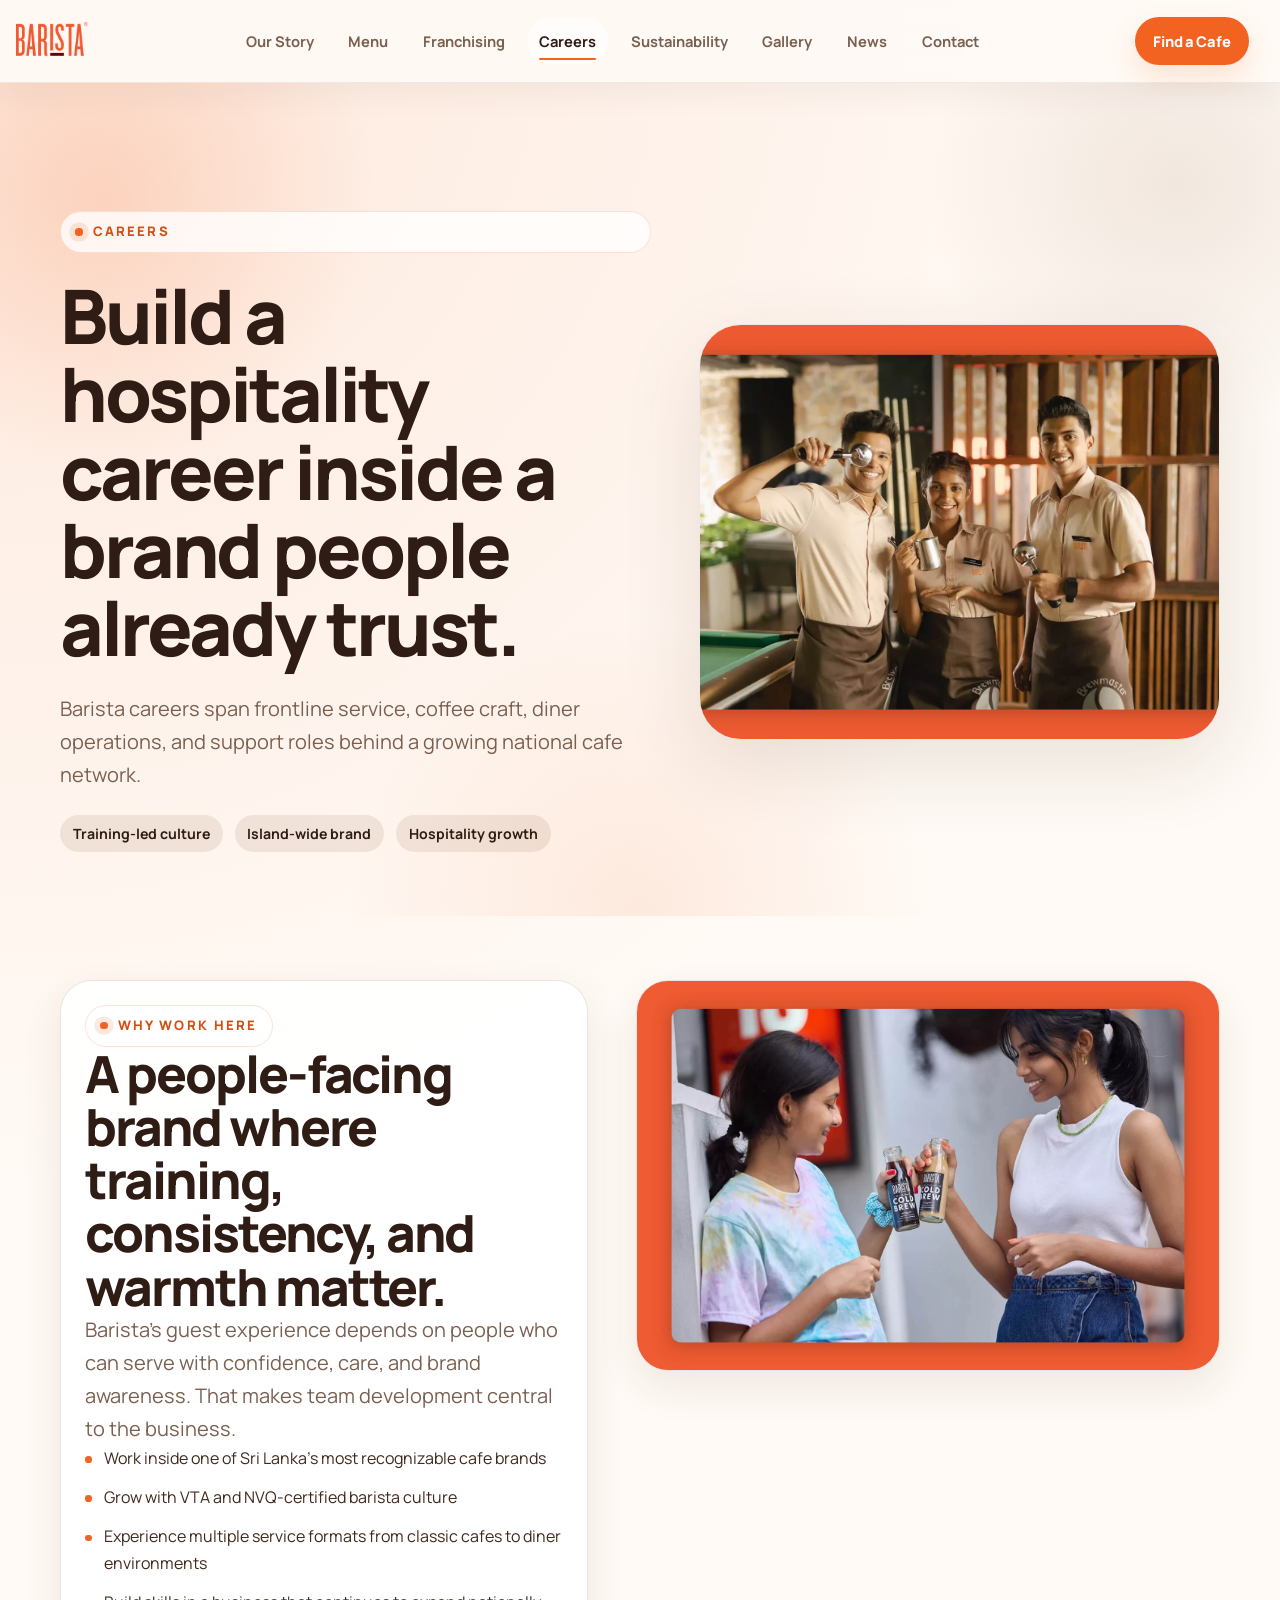
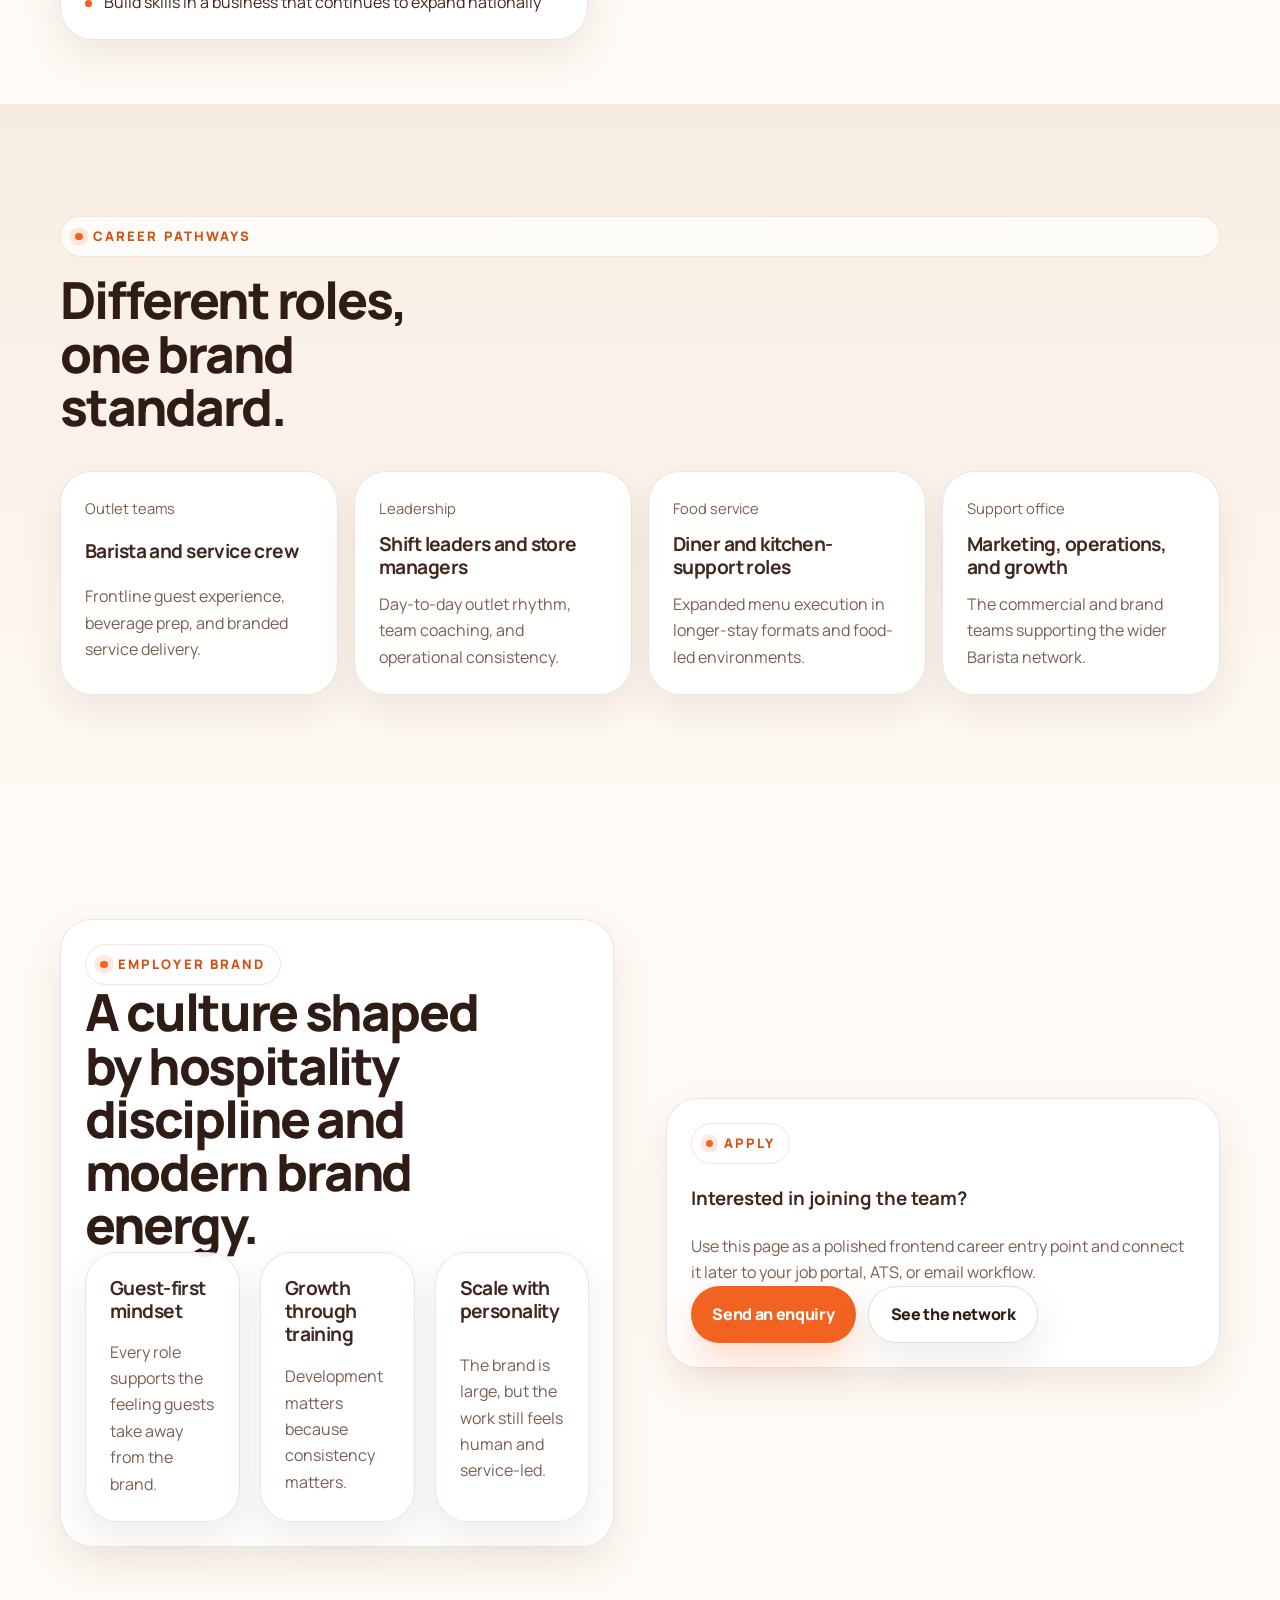
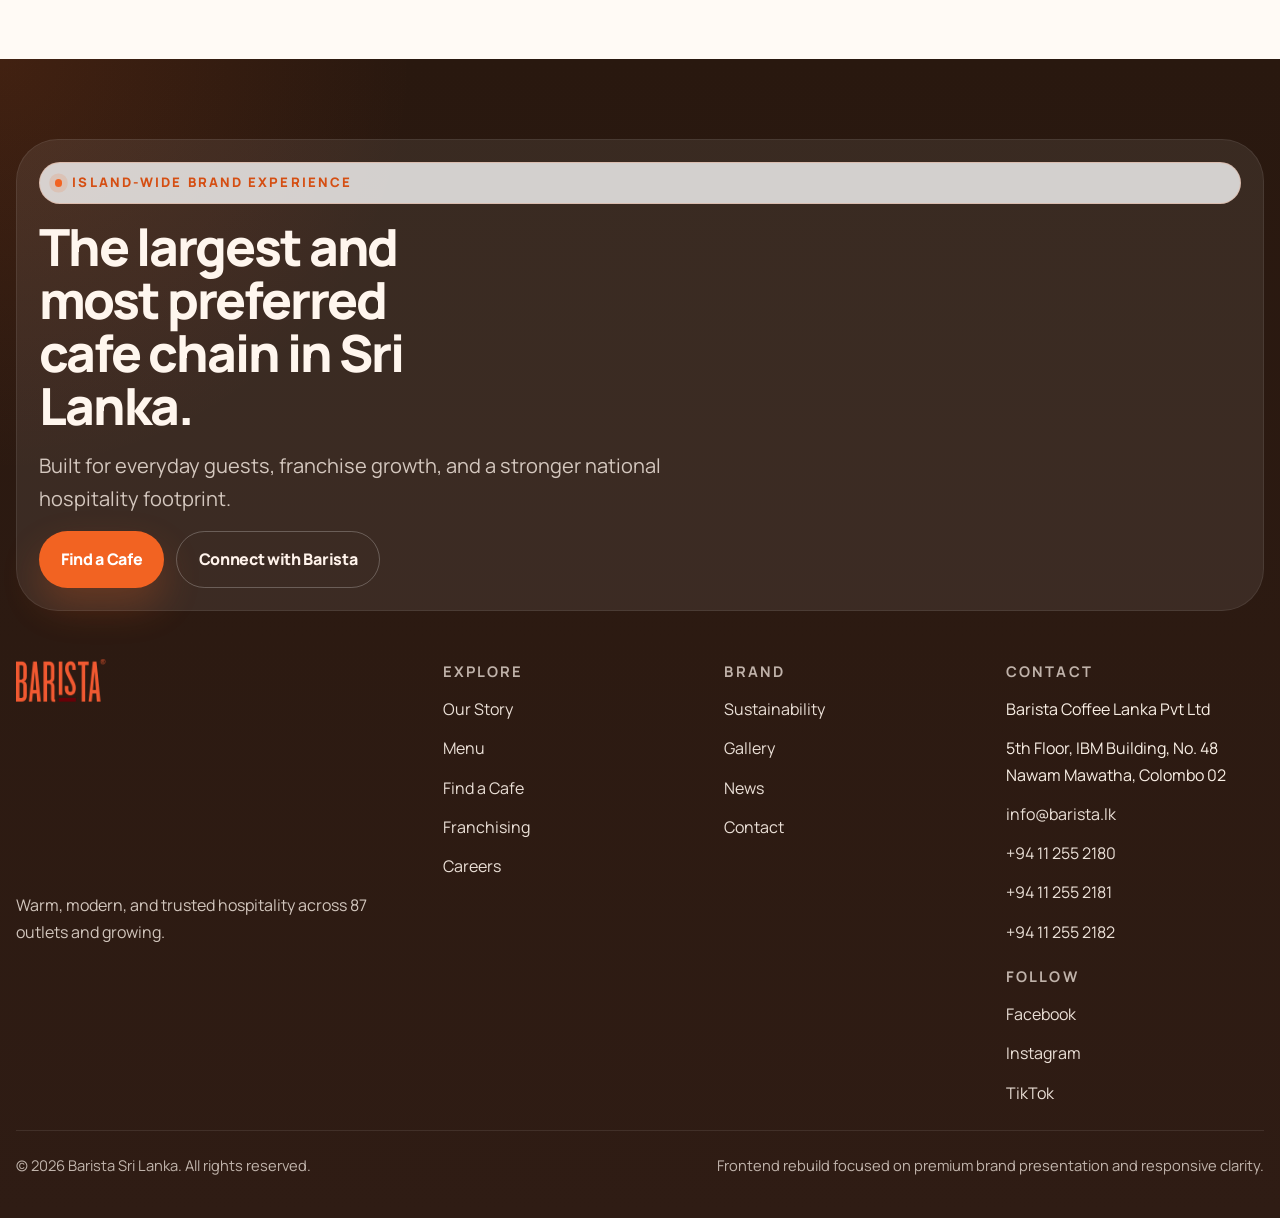
<file: careers.html>
<!DOCTYPE html>
<html lang="en">
<head>
  <meta charset="UTF-8">
  <meta name="viewport" content="width=device-width, initial-scale=1.0">
  <title>Careers | Barista Sri Lanka</title>
  <meta
    name="description"
    content="Explore careers at Barista Sri Lanka, from outlet operations and barista development to support-office growth opportunities."
  >
  <link rel="icon" href="assets/img/favicon.ico">
  <link rel="preconnect" href="https://fonts.googleapis.com">
  <link rel="preconnect" href="https://fonts.gstatic.com" crossorigin>
  <link
    href="https://fonts.googleapis.com/css2?family=Fraunces:wght@600;700&family=Manrope:wght@400;500;600;700;800&display=swap"
    rel="stylesheet"
  >
  <link rel="stylesheet" href="styles/main.css">
  <script src="scripts/main.js" defer></script>
</head>
<body class="page page--careers">
  <site-header data-page="careers"></site-header>

  <main>
    <section class="page-hero">
      <div class="container page-hero-grid">
        <div class="stack" data-reveal>
          <span class="eyebrow">Careers</span>
          <h1 class="page-title">Build a hospitality career inside a brand people already trust.</h1>
          <p class="lead page-summary">
            Barista careers span frontline service, coffee craft, diner operations, and support roles behind a growing
            national cafe network.
          </p>
          <div class="pill-row">
            <span class="tag">Training-led culture</span>
            <span class="tag">Island-wide brand</span>
            <span class="tag">Hospitality growth</span>
          </div>
        </div>

        <div class="image-frame page-hero-art" data-reveal>
          <img src="assets/img/slider2-1-1536x1025.jpg" alt="Barista team members standing together">
        </div>
      </div>
    </section>

    <section class="section section--tight">
      <div class="container story-grid">
        <article class="card" data-reveal>
          <span class="eyebrow">Why work here</span>
          <h2 class="section-title">A people-facing brand where training, consistency, and warmth matter.</h2>
          <p class="lead">
            Barista's guest experience depends on people who can serve with confidence, care, and brand awareness. That makes
            team development central to the business.
          </p>
          <ul class="facts-list">
            <li>Work inside one of Sri Lanka's most recognizable cafe brands</li>
            <li>Grow with VTA and NVQ-certified barista culture</li>
            <li>Experience multiple service formats from classic cafes to diner environments</li>
            <li>Build skills in a business that continues to expand nationally</li>
          </ul>
        </article>

        <article class="story-card story-card--image hover-rise" data-reveal>
          <img src="assets/img/slider1-1-1536x1025.jpg" alt="Barista lifestyle campaign image with cold brews">
        </article>
      </div>
    </section>

    <section class="section section--accent">
      <div class="container">
        <div class="section-header" data-reveal>
          <span class="eyebrow">Career pathways</span>
          <h2 class="section-title">Different roles, one brand standard.</h2>
        </div>

        <div class="jobs-grid">
          <article class="job-card hover-rise" data-reveal>
            <div class="job-card__meta">Outlet teams</div>
            <h3>Barista and service crew</h3>
            <p class="muted">Frontline guest experience, beverage prep, and branded service delivery.</p>
          </article>
          <article class="job-card hover-rise" data-reveal>
            <div class="job-card__meta">Leadership</div>
            <h3>Shift leaders and store managers</h3>
            <p class="muted">Day-to-day outlet rhythm, team coaching, and operational consistency.</p>
          </article>
          <article class="job-card hover-rise" data-reveal>
            <div class="job-card__meta">Food service</div>
            <h3>Diner and kitchen-support roles</h3>
            <p class="muted">Expanded menu execution in longer-stay formats and food-led environments.</p>
          </article>
          <article class="job-card hover-rise" data-reveal>
            <div class="job-card__meta">Support office</div>
            <h3>Marketing, operations, and growth</h3>
            <p class="muted">The commercial and brand teams supporting the wider Barista network.</p>
          </article>
        </div>
      </div>
    </section>

    <section class="section">
      <div class="container split-grid">
        <article class="card" data-reveal>
          <span class="eyebrow">Employer brand</span>
          <h2 class="section-title">A culture shaped by hospitality discipline and modern brand energy.</h2>
          <div class="three-up">
            <div class="story-card hover-rise">
              <h3>Guest-first mindset</h3>
              <p class="muted">Every role supports the feeling guests take away from the brand.</p>
            </div>
            <div class="story-card hover-rise">
              <h3>Growth through training</h3>
              <p class="muted">Development matters because consistency matters.</p>
            </div>
            <div class="story-card hover-rise">
              <h3>Scale with personality</h3>
              <p class="muted">The brand is large, but the work still feels human and service-led.</p>
            </div>
          </div>
        </article>

        <article class="card hover-rise" data-reveal>
          <span class="eyebrow">Apply</span>
          <h3>Interested in joining the team?</h3>
          <p class="muted">
            Use this page as a polished frontend career entry point and connect it later to your job portal, ATS, or email workflow.
          </p>
          <div class="button-row">
            <a class="button button--primary" href="contact.html">Send an enquiry</a>
            <a class="button button--secondary" href="find-a-cafe.html">See the network</a>
          </div>
        </article>
      </div>
    </section>
  </main>

  <site-footer></site-footer>
</body>
</html>
</file>
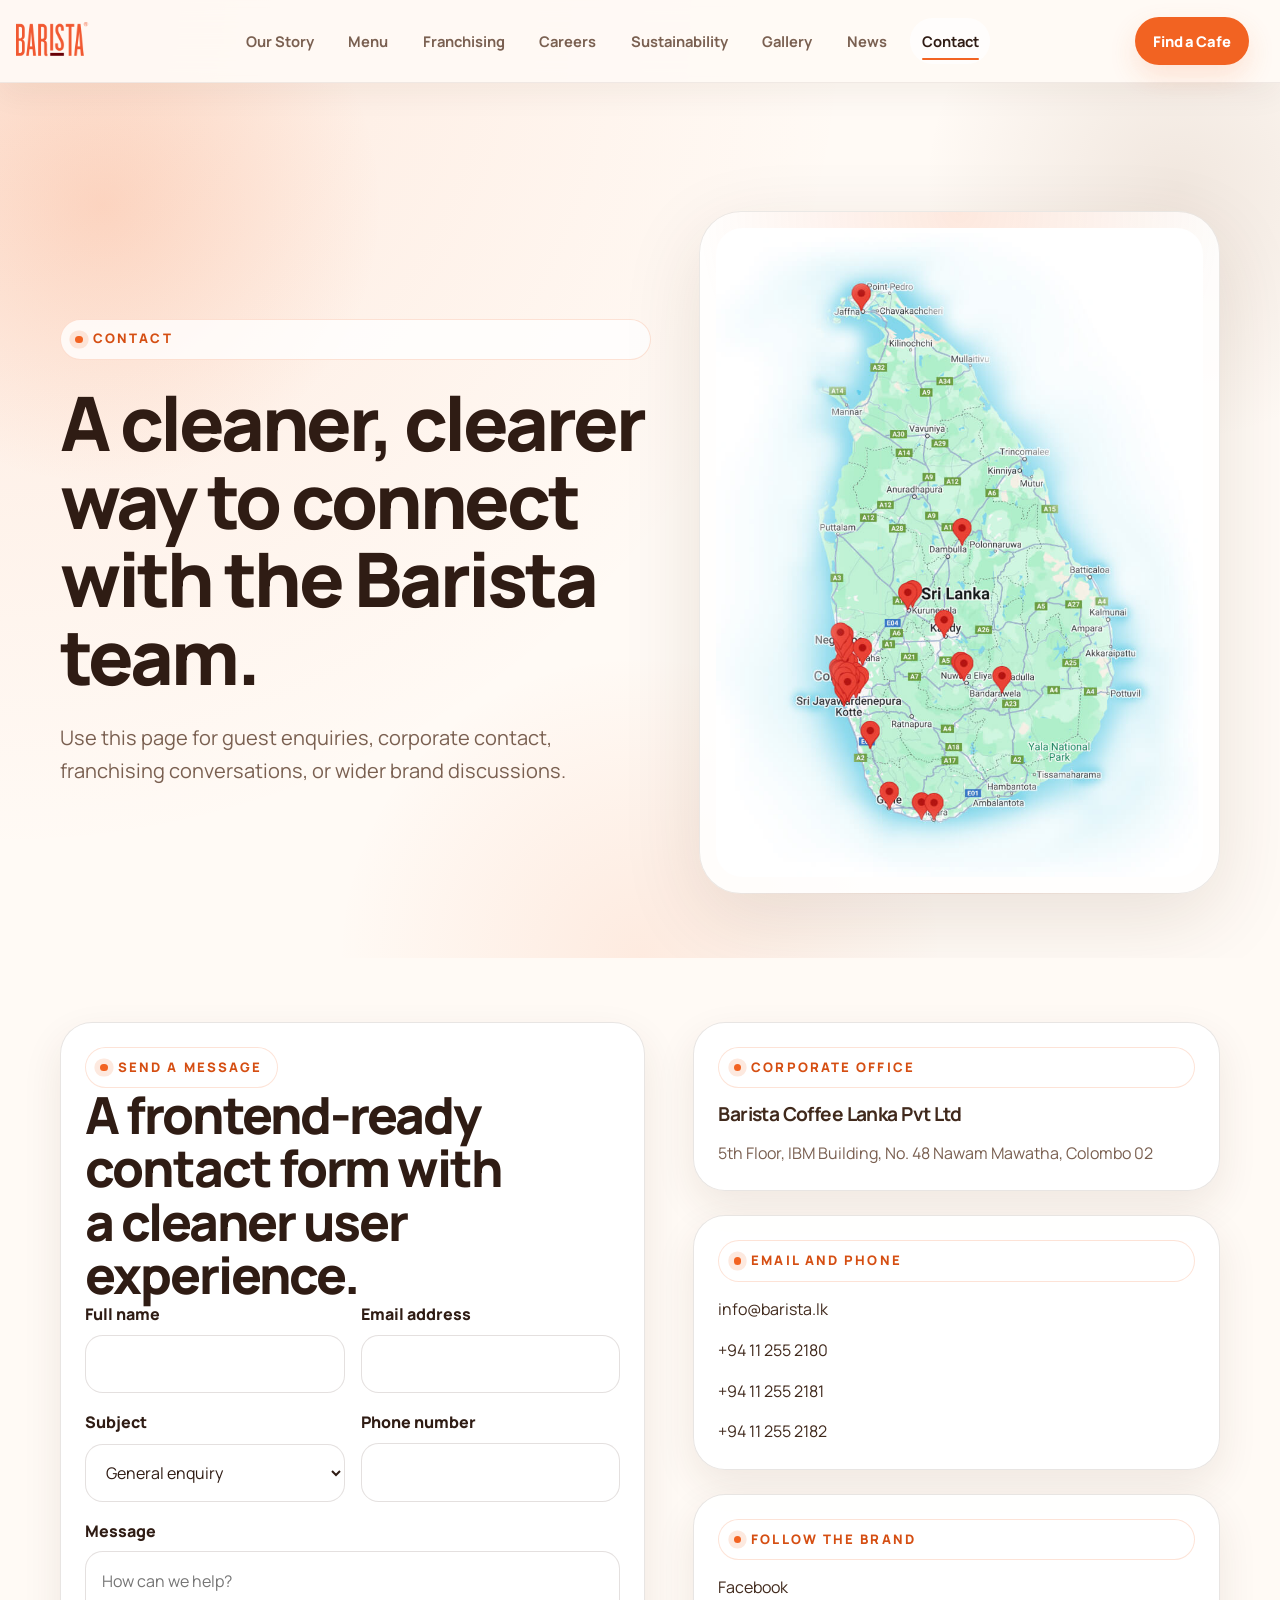
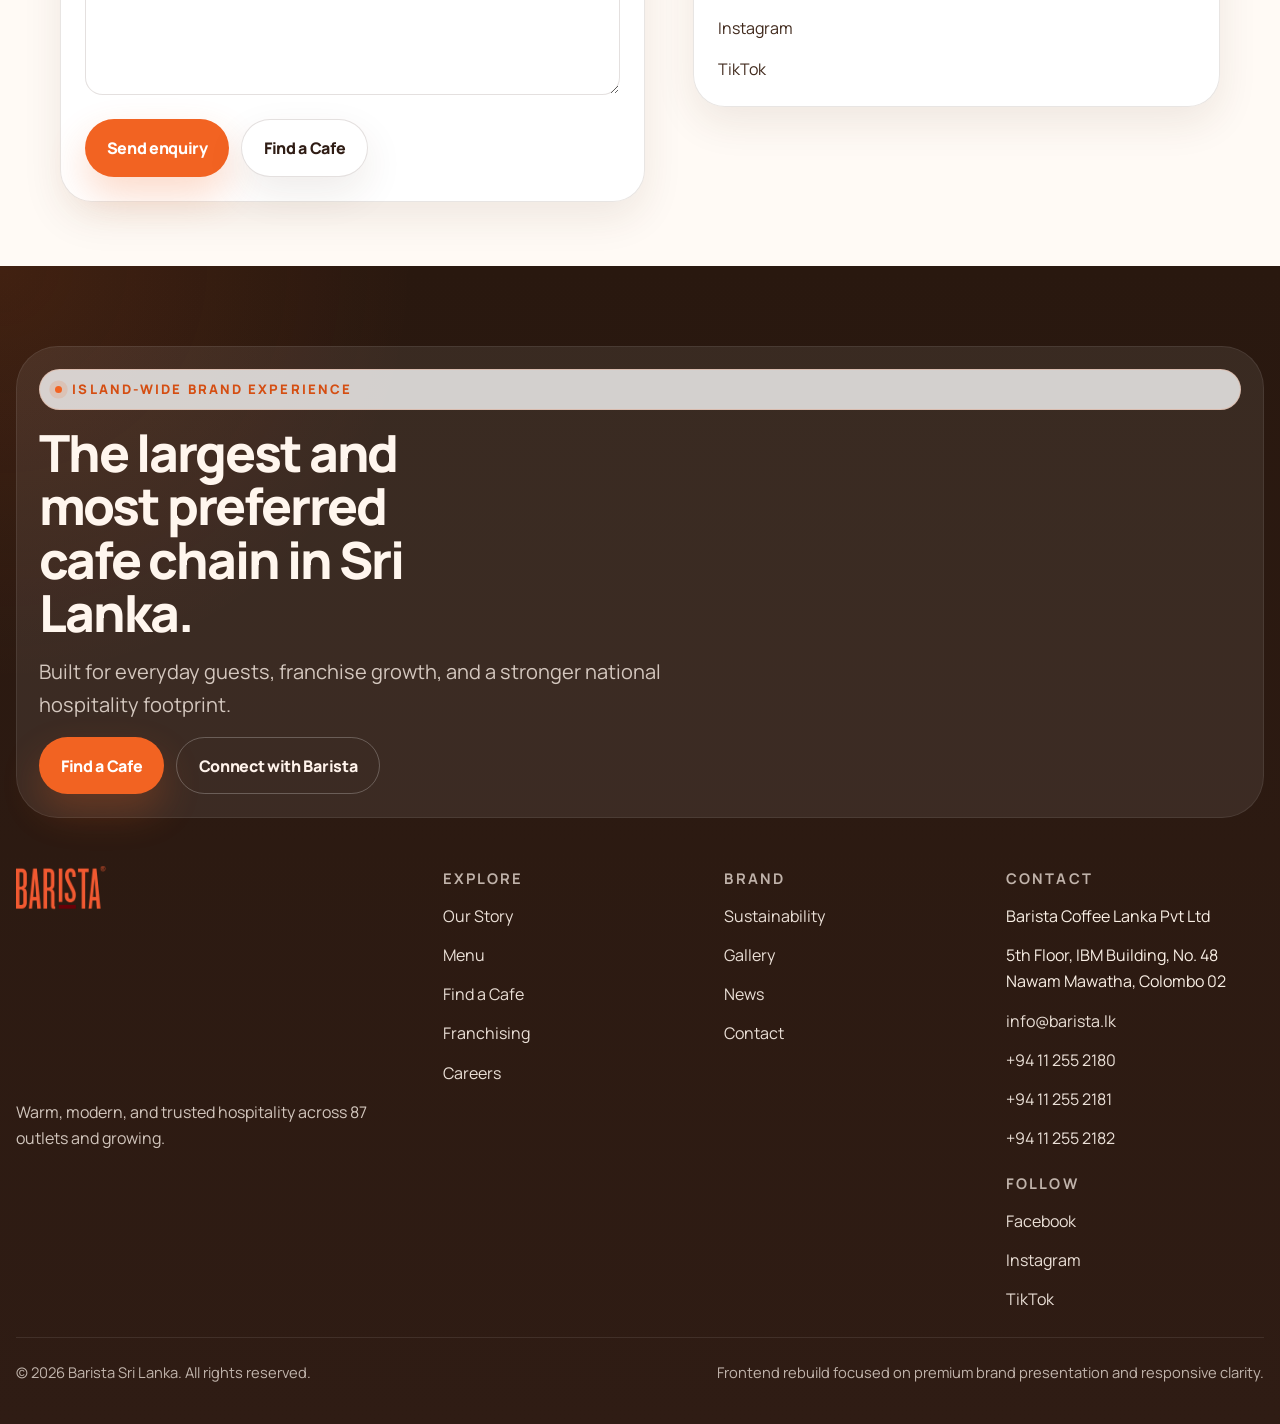
<file: contact.html>
<!DOCTYPE html>
<html lang="en">
<head>
  <meta charset="UTF-8">
  <meta name="viewport" content="width=device-width, initial-scale=1.0">
  <title>Contact | Barista Sri Lanka</title>
  <meta
    name="description"
    content="Contact Barista Sri Lanka for general enquiries, franchising conversations, and corporate office information."
  >
  <link rel="icon" href="assets/img/favicon.ico">
  <link rel="preconnect" href="https://fonts.googleapis.com">
  <link rel="preconnect" href="https://fonts.gstatic.com" crossorigin>
  <link
    href="https://fonts.googleapis.com/css2?family=Fraunces:wght@600;700&family=Manrope:wght@400;500;600;700;800&display=swap"
    rel="stylesheet"
  >
  <link rel="stylesheet" href="styles/main.css">
  <script src="scripts/main.js" defer></script>
</head>
<body class="page page--contact">
  <site-header data-page="contact"></site-header>

  <main>
    <section class="page-hero">
      <div class="container page-hero-grid">
        <div class="stack" data-reveal>
          <span class="eyebrow">Contact</span>
          <h1 class="page-title">A cleaner, clearer way to connect with the Barista team.</h1>
          <p class="lead page-summary">
            Use this page for guest enquiries, corporate contact, franchising conversations, or wider brand discussions.
          </p>
        </div>

        <div class="map-frame" data-reveal>
          <img src="assets/img/barista-locations-map-2.jpg" alt="Barista locations map">
        </div>
      </div>
    </section>

    <section class="section section--tight">
      <div class="container contact-grid">
        <article class="card" data-reveal>
          <span class="eyebrow">Send a message</span>
          <h2 class="section-title">A frontend-ready contact form with a cleaner user experience.</h2>
          <form class="stack" data-demo-form data-success-message="Thanks. Your message has been captured in this prototype.">
            <div class="form-grid">
              <div class="field">
                <label for="contact-name">Full name</label>
                <input id="contact-name" name="name" type="text" required>
              </div>
              <div class="field">
                <label for="contact-email">Email address</label>
                <input id="contact-email" name="email" type="email" required>
              </div>
              <div class="field">
                <label for="contact-topic">Subject</label>
                <select id="contact-topic" name="topic">
                  <option>General enquiry</option>
                  <option>Franchising</option>
                  <option>Careers</option>
                  <option>Media / partnership</option>
                </select>
              </div>
              <div class="field">
                <label for="contact-phone">Phone number</label>
                <input id="contact-phone" name="phone" type="tel">
              </div>
              <div class="field field--full">
                <label for="contact-message">Message</label>
                <textarea id="contact-message" name="message" placeholder="How can we help?"></textarea>
              </div>
            </div>
            <div class="button-row">
              <button class="button button--primary" type="submit">Send enquiry</button>
              <a class="button button--secondary" href="find-a-cafe.html">Find a Cafe</a>
            </div>
            <p class="form-status" hidden data-form-status></p>
          </form>
        </article>

        <div class="stack">
          <article class="info-card hover-rise" data-reveal>
            <span class="eyebrow">Corporate office</span>
            <h3>Barista Coffee Lanka Pvt Ltd</h3>
            <p class="muted">5th Floor, IBM Building, No. 48 Nawam Mawatha, Colombo 02</p>
          </article>

          <article class="info-card hover-rise" data-reveal>
            <span class="eyebrow">Email and phone</span>
            <p><a href="mailto:info@barista.lk">info@barista.lk</a></p>
            <p><a href="tel:+94112552180">+94 11 255 2180</a></p>
            <p><a href="tel:+94112552181">+94 11 255 2181</a></p>
            <p><a href="tel:+94112552182">+94 11 255 2182</a></p>
          </article>

          <article class="info-card hover-rise" data-reveal>
            <span class="eyebrow">Follow the brand</span>
            <p><a href="https://web.facebook.com/BaristaSL" target="_blank" rel="noreferrer">Facebook</a></p>
            <p><a href="https://www.instagram.com/baristasl" target="_blank" rel="noreferrer">Instagram</a></p>
            <p><a href="https://www.tiktok.com/@barista.srilanka" target="_blank" rel="noreferrer">TikTok</a></p>
          </article>
        </div>
      </div>
    </section>
  </main>

  <site-footer></site-footer>
</body>
</html>
</file>
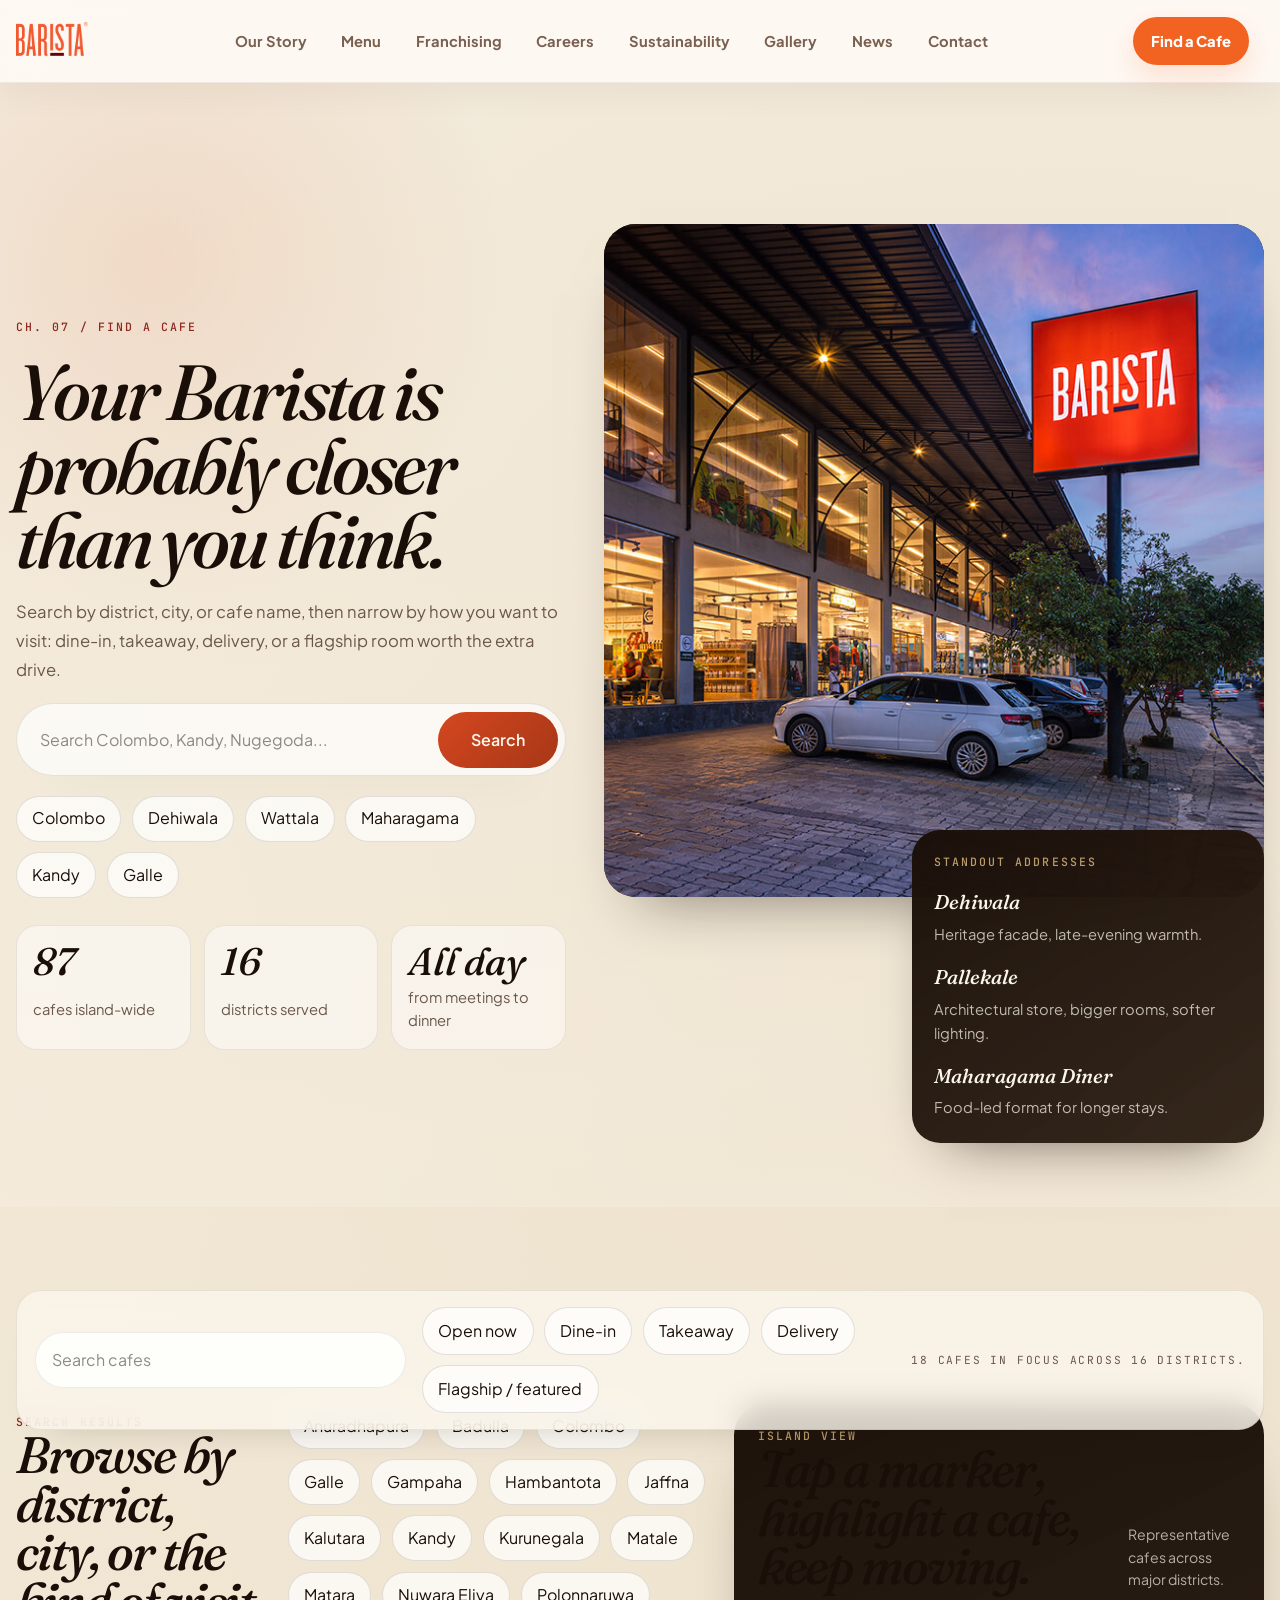
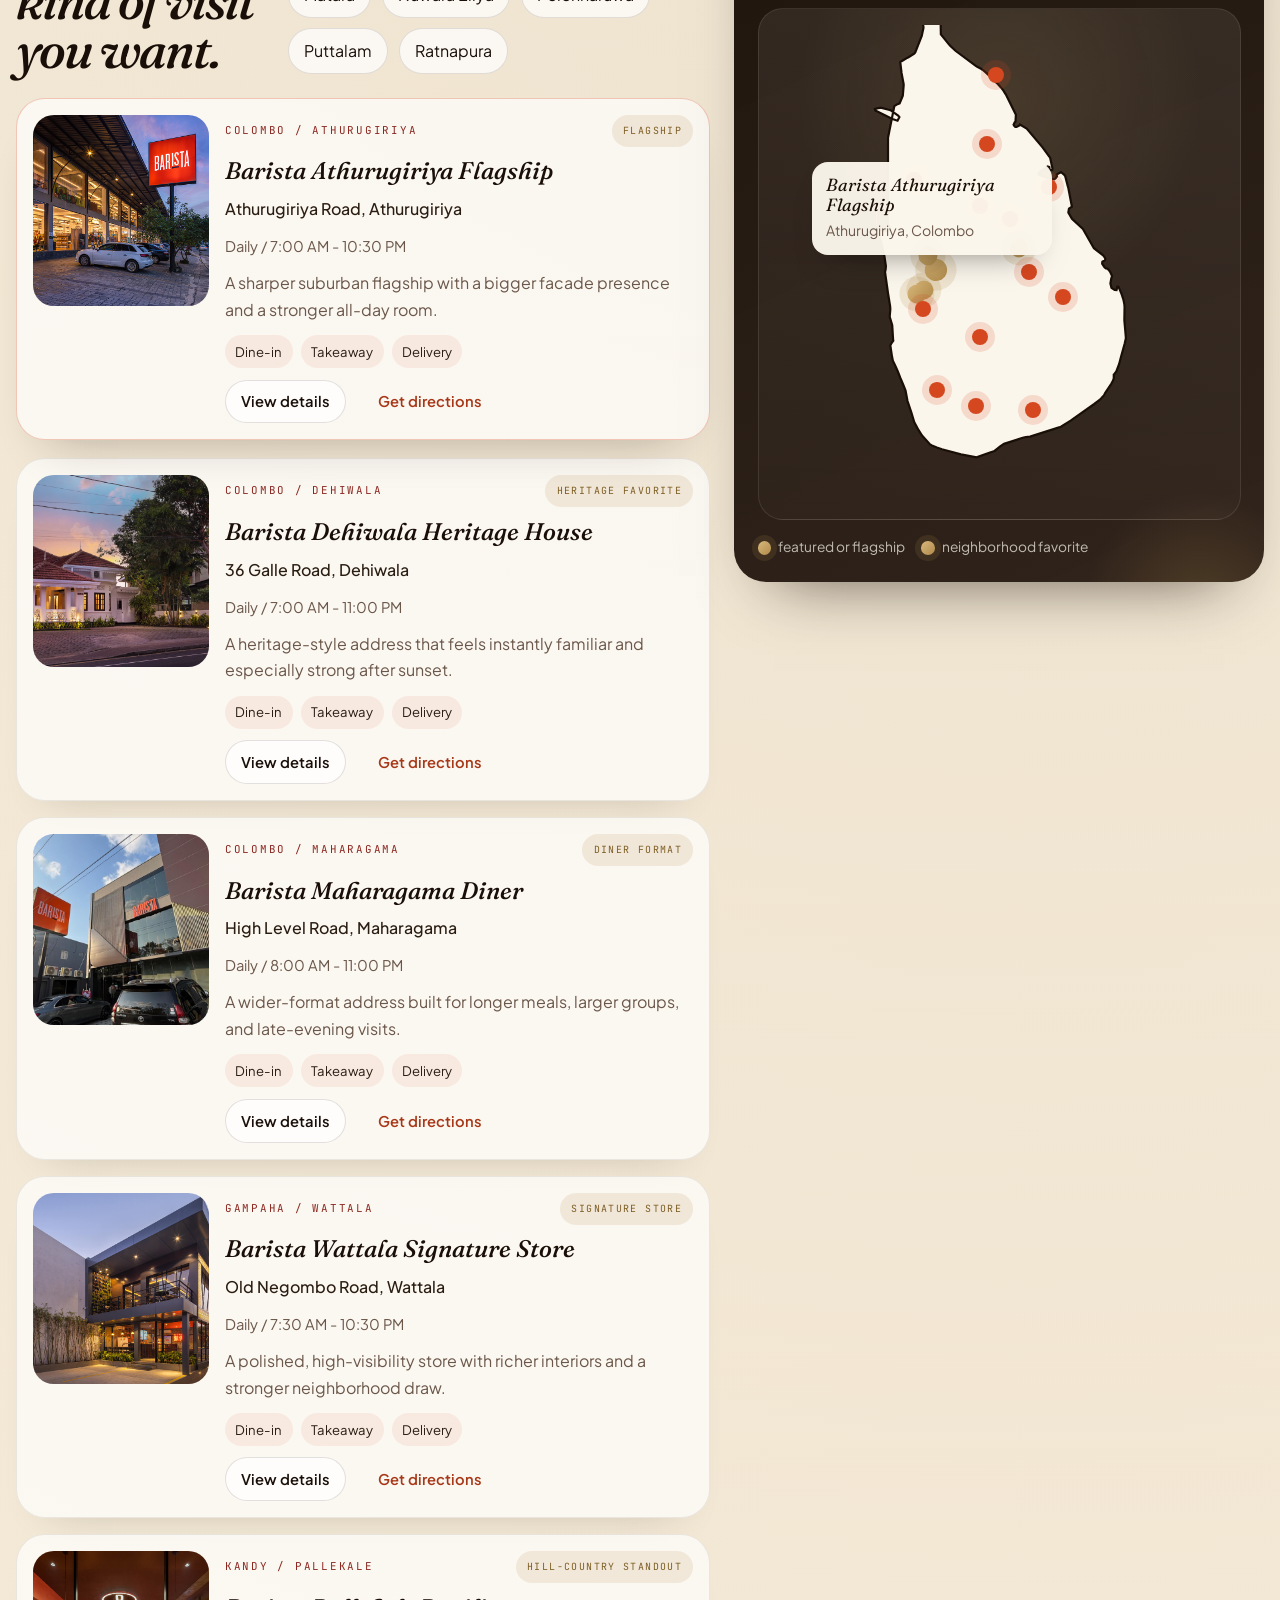
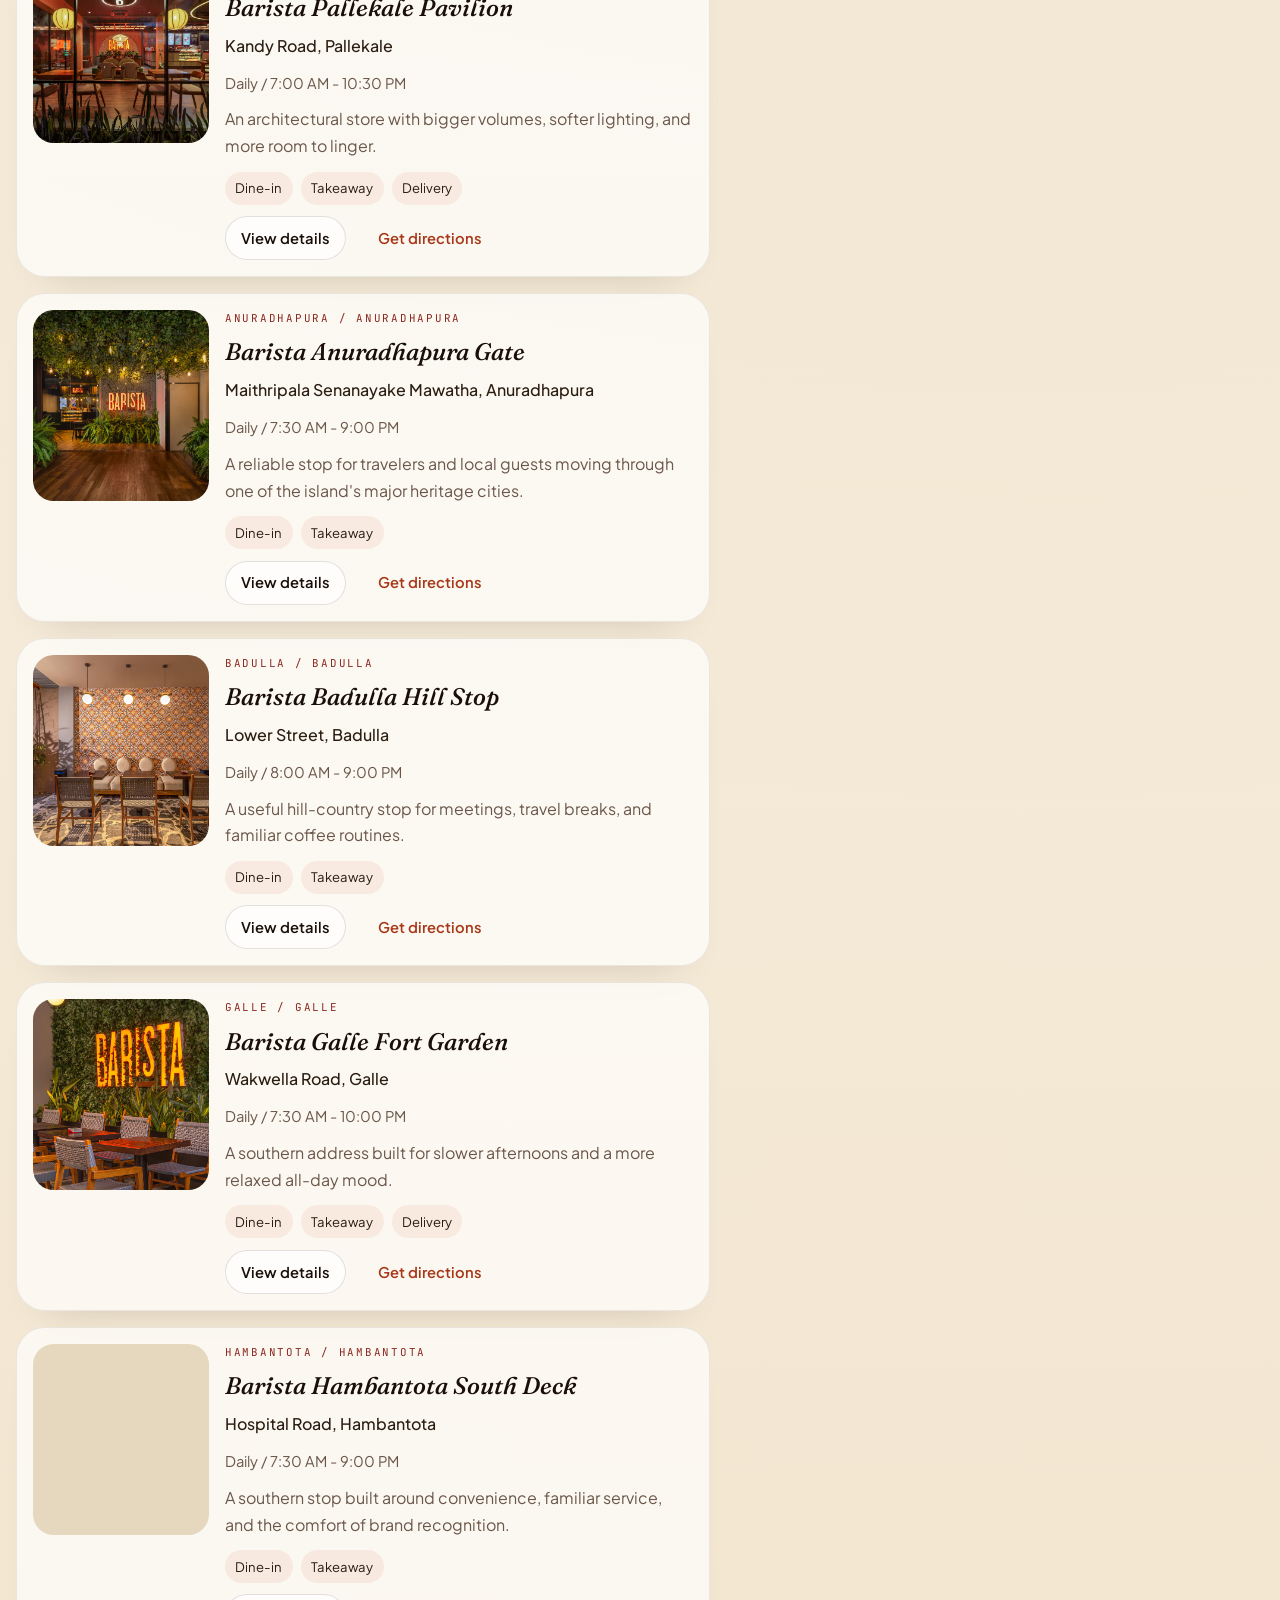
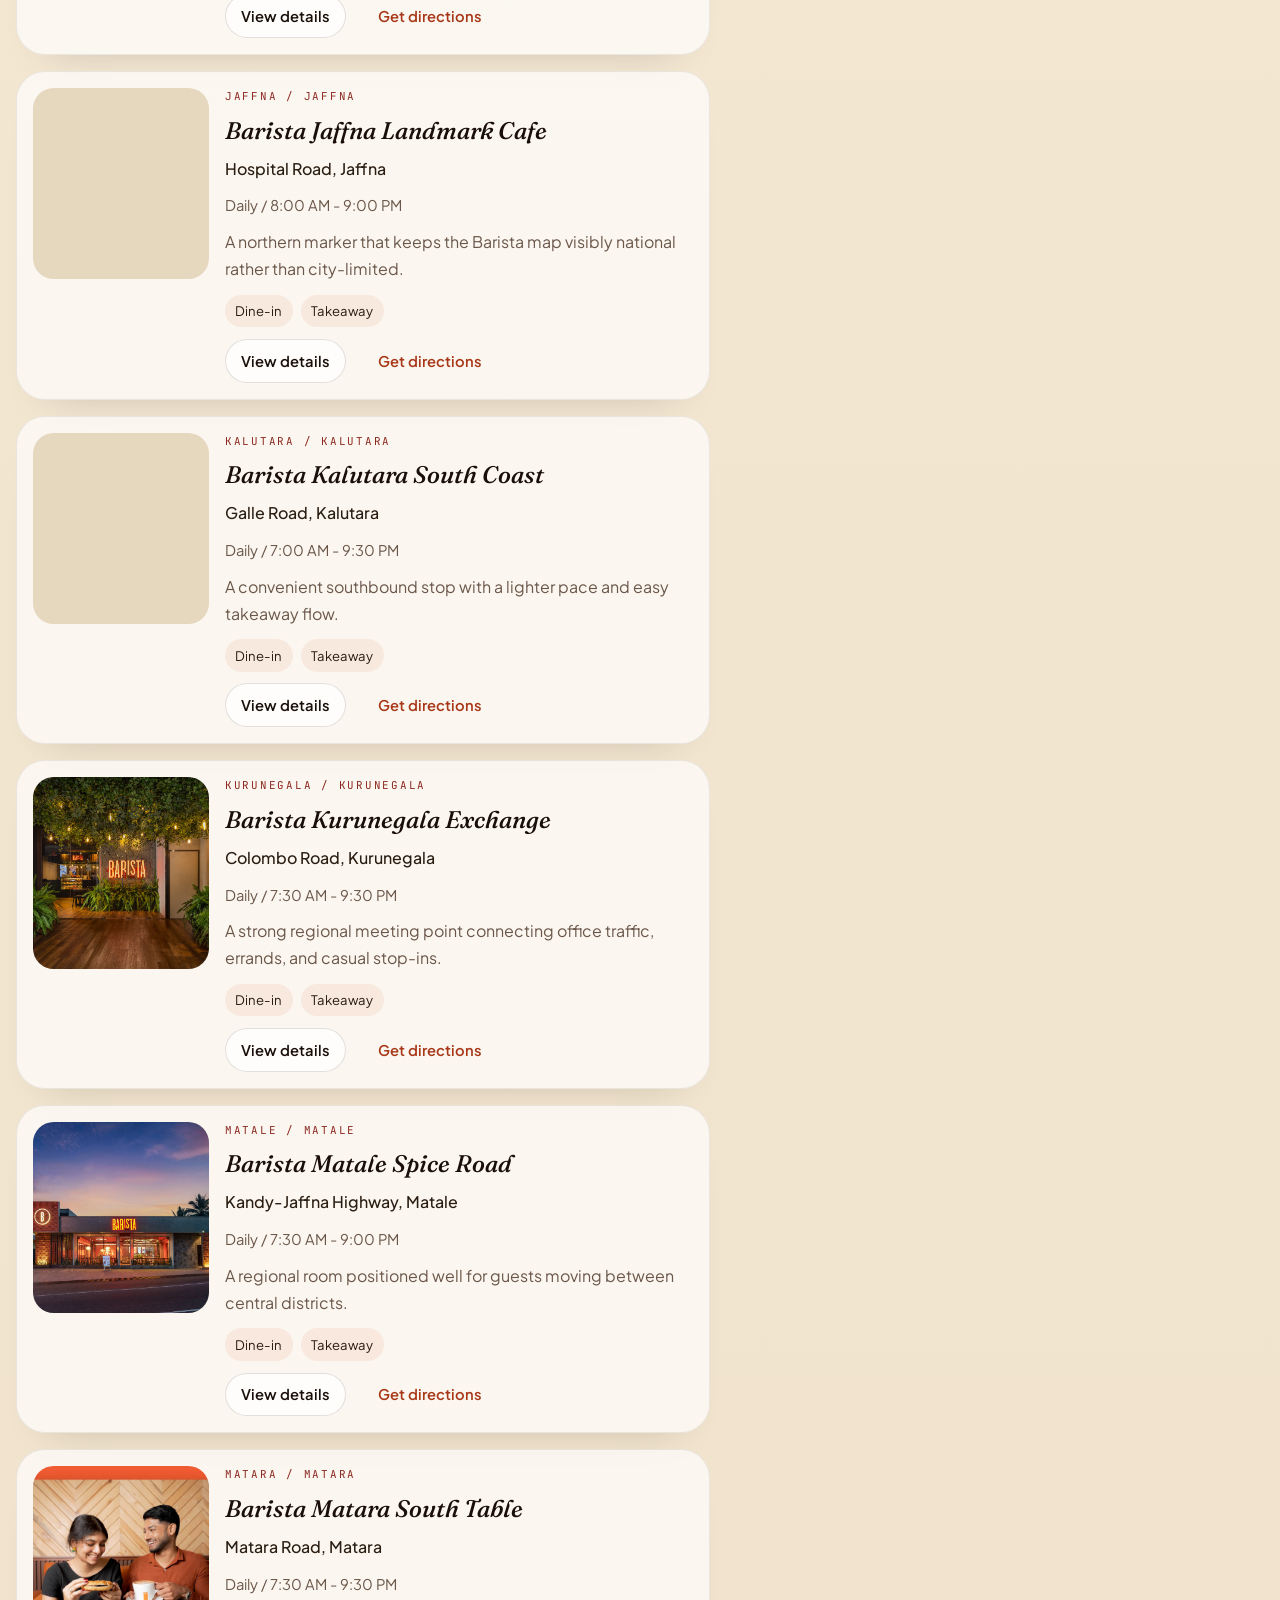
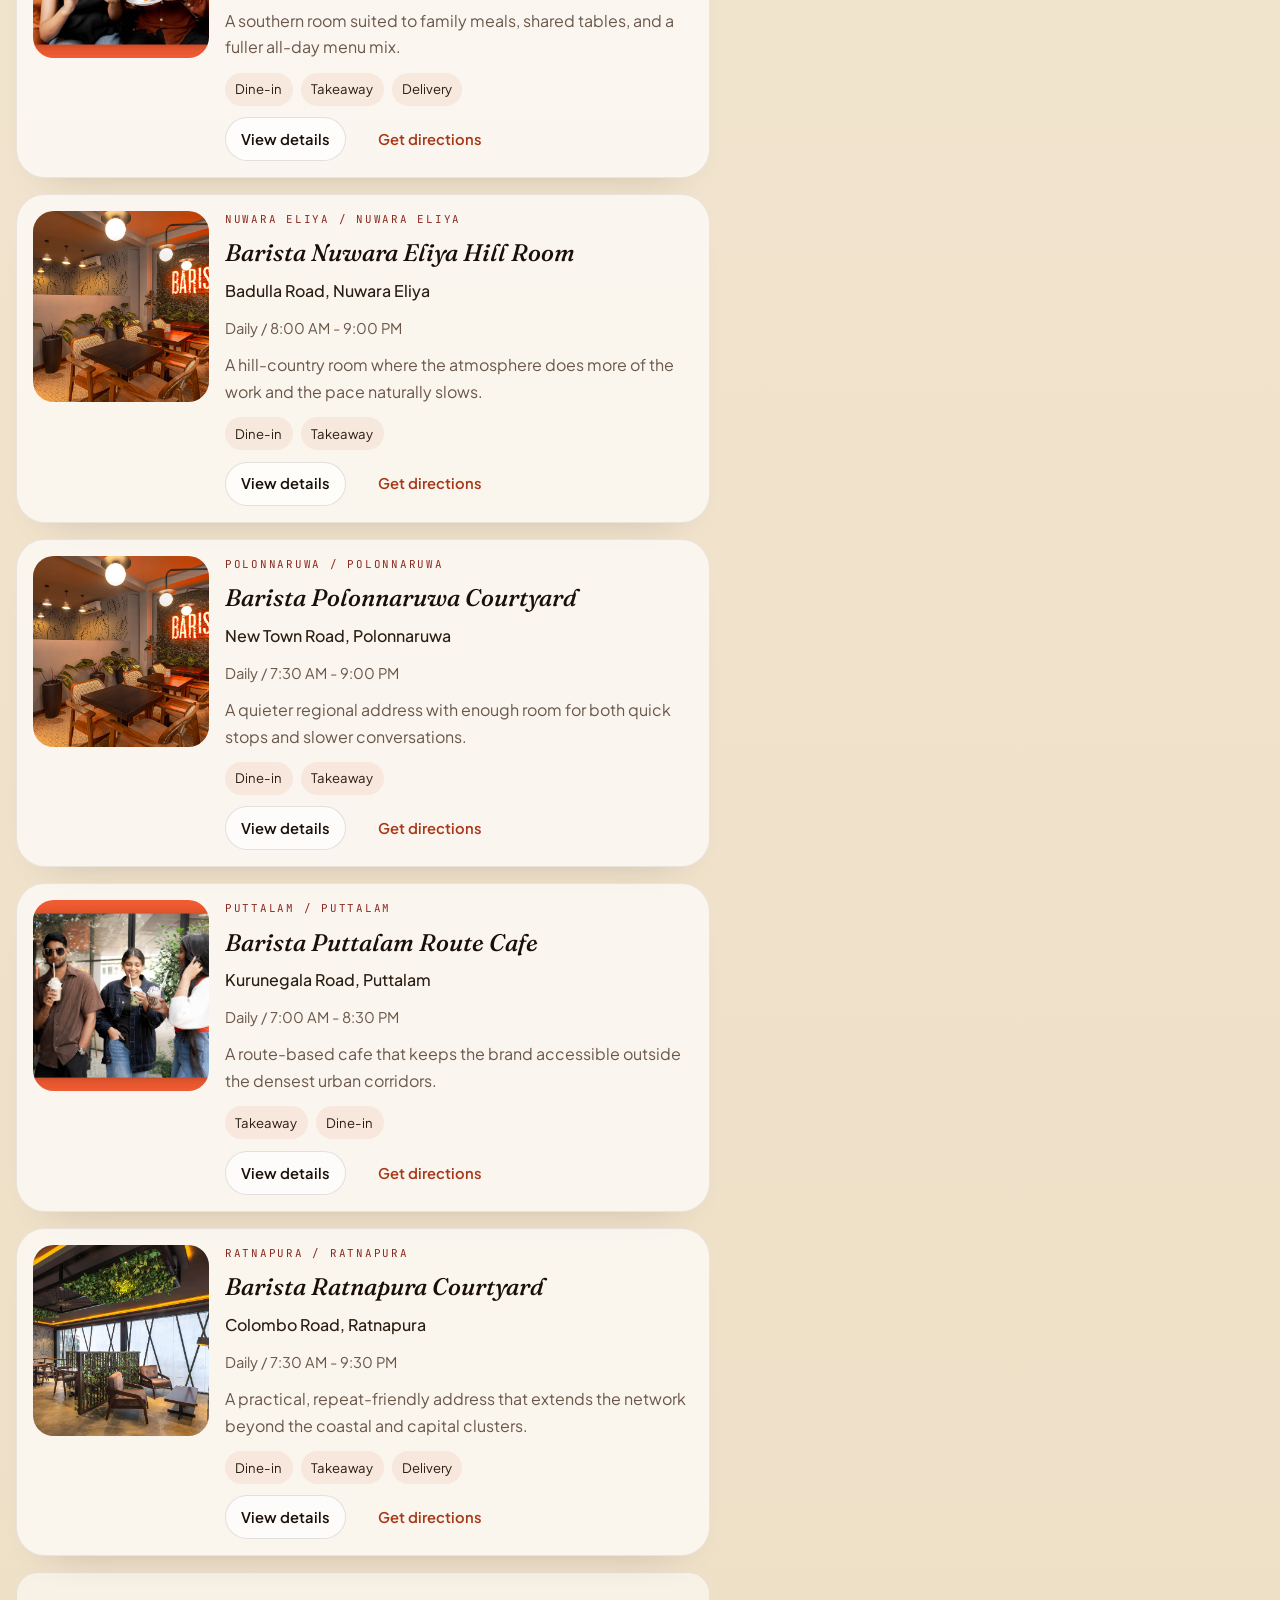
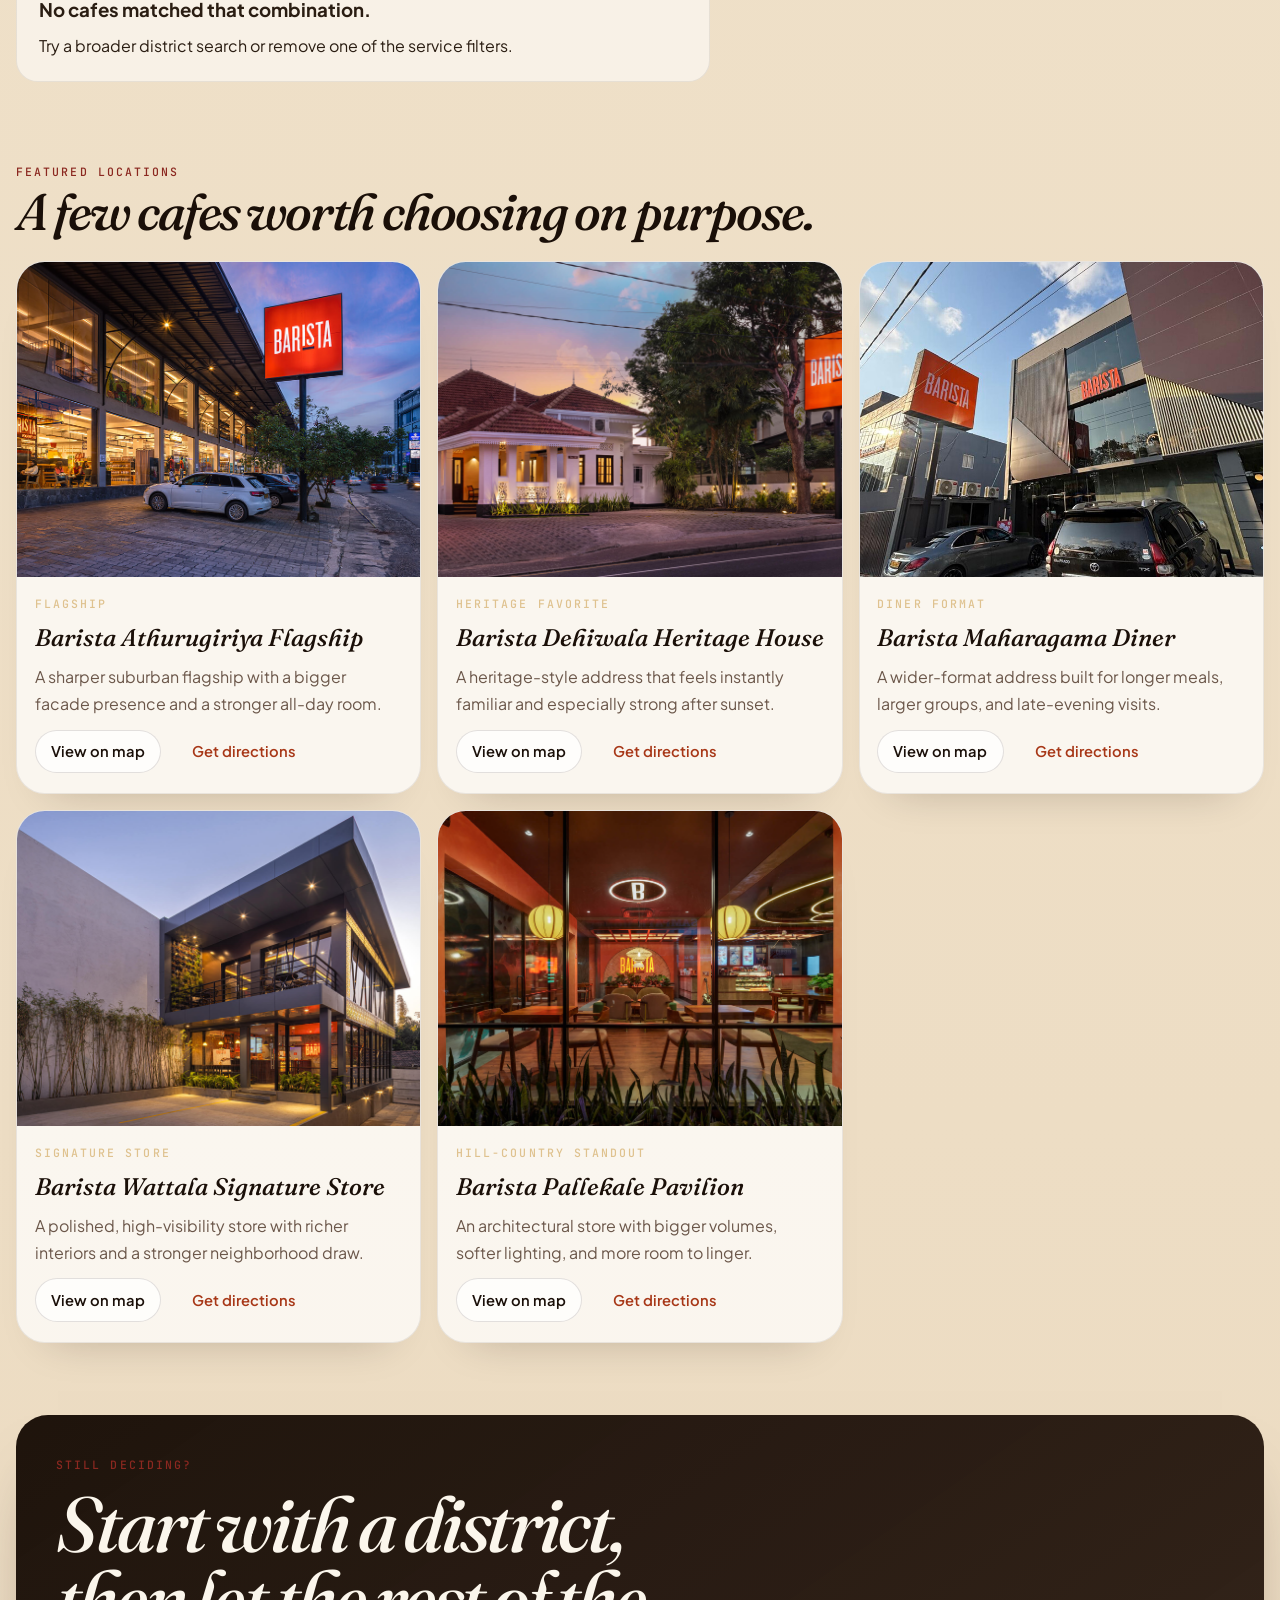
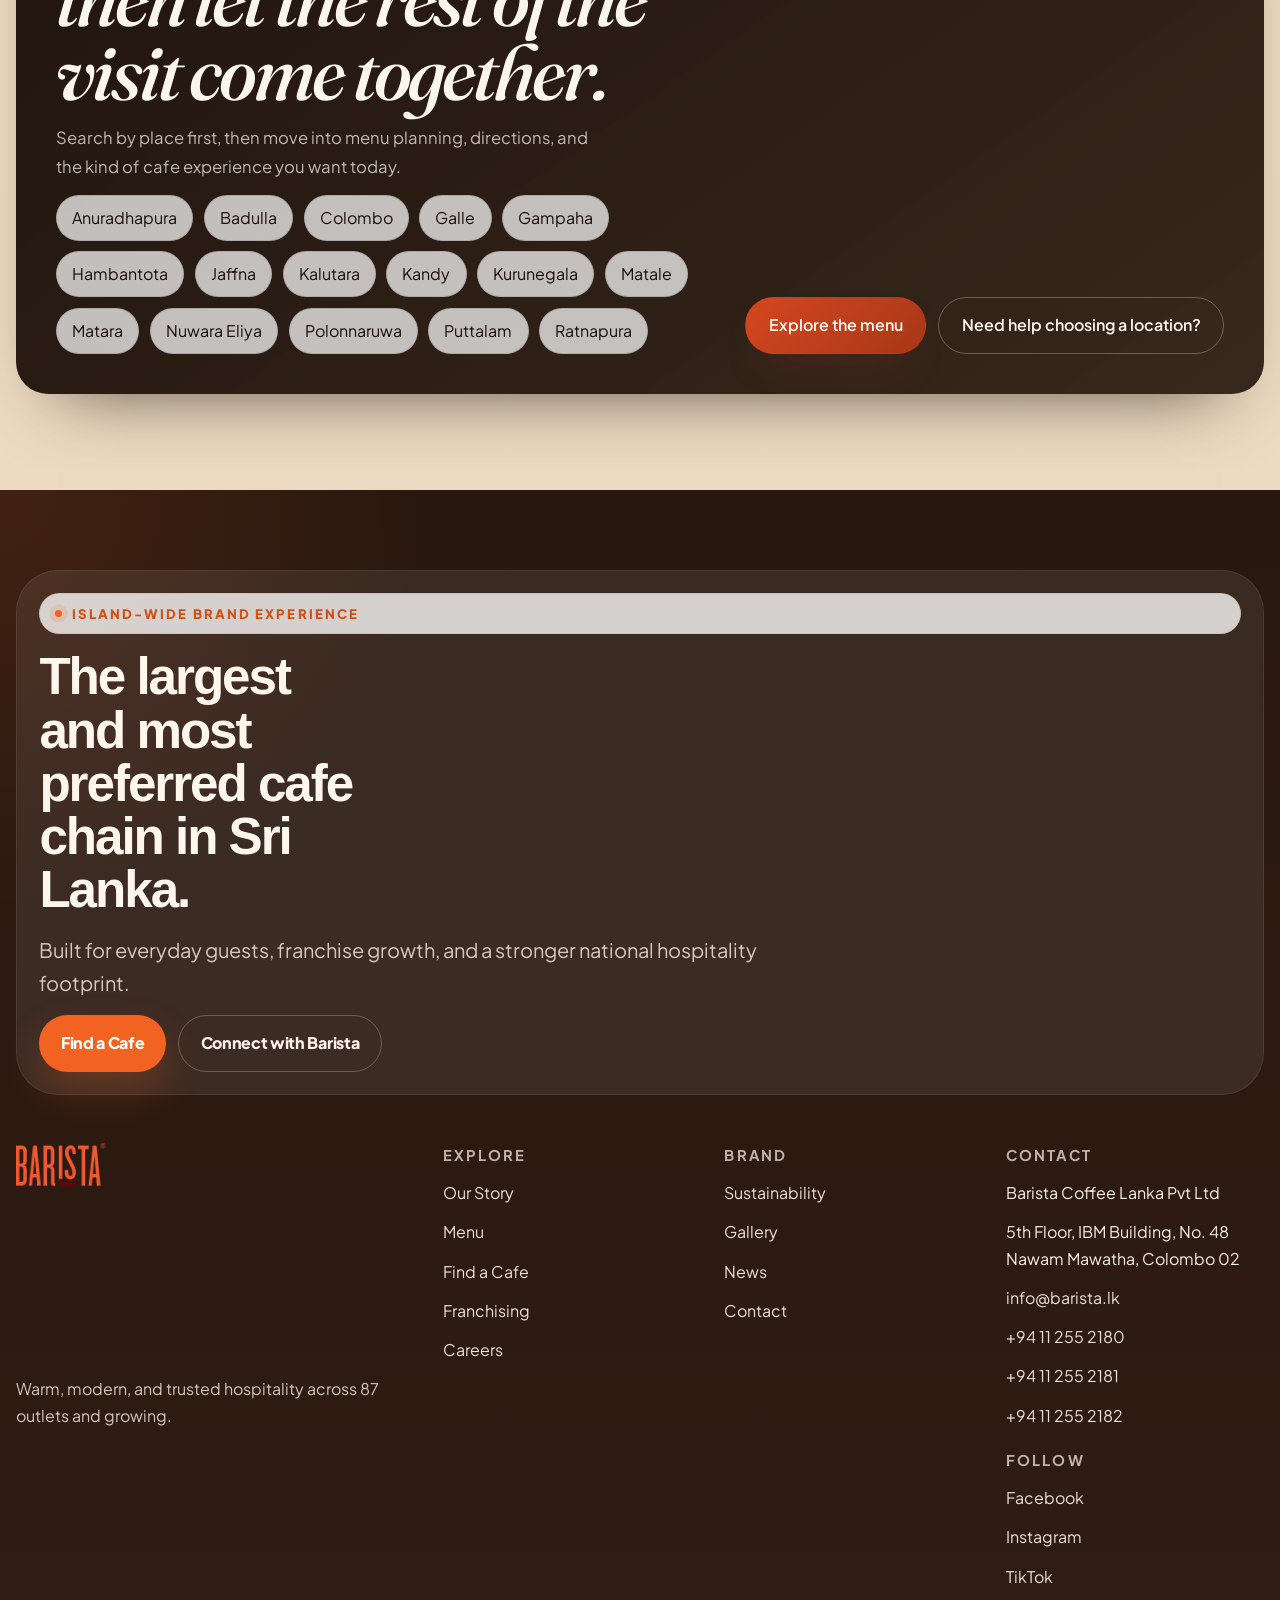
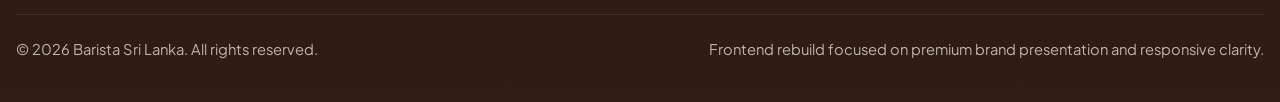
<file: find-a-cafe.html>
<!DOCTYPE html>
<html lang="en">
<head>
  <meta charset="UTF-8">
  <meta name="viewport" content="width=device-width, initial-scale=1.0">
  <title>Find a Cafe | Barista Sri Lanka</title>
  <meta
    name="description"
    content="Search Barista Sri Lanka locations by district, city, and service type through a premium cafe locator experience."
  >
  <link rel="icon" href="assets/img/favicon.ico">
  <link rel="preconnect" href="https://fonts.googleapis.com">
  <link rel="preconnect" href="https://fonts.gstatic.com" crossorigin>
  <link
    href="https://fonts.googleapis.com/css2?family=Fraunces:ital,opsz,wght@0,9..144,300..900;1,9..144,300..900&family=Plus+Jakarta+Sans:wght@300..800&family=JetBrains+Mono:wght@400;500&display=swap"
    rel="stylesheet"
  >
  <link rel="stylesheet" href="styles/main.css">
  <script src="scripts/main.js" defer></script>
  <script src="scripts/data/cafes.js" defer></script>
  <script src="scripts/find-a-cafe.js" defer></script>
</head>
<body class="page page--locations">
  <site-header data-page="find-a-cafe"></site-header>

  <main class="lc-page">
    <section class="lc-hero">
      <div class="container-wide lc-hero__grid">
        <div class="lc-hero__copy" data-reveal>
          <p class="lc-eyebrow">CH. 07 / FIND A CAFE</p>
          <h1 class="lc-title">Your Barista is probably closer than you think.</h1>
          <p class="lc-lead">
            Search by district, city, or cafe name, then narrow by how you want to visit: dine-in, takeaway, delivery,
            or a flagship room worth the extra drive.
          </p>

          <form class="lc-hero-search" role="search" data-locator-hero-form>
            <label class="lc-sr-only" for="locator-query-hero">Search Barista cafes</label>
            <input
              id="locator-query-hero"
              class="lc-search-input"
              type="search"
              placeholder="Search Colombo, Kandy, Nugegoda..."
              autocomplete="off"
              data-locator-query-hero
            >
            <button class="lc-search-button" type="submit">Search</button>
          </form>

          <div class="lc-quick-picks" aria-label="Popular cafe searches" data-locator-quick-picks></div>

          <div class="lc-hero__stats">
            <article>
              <strong>87</strong>
              <span>cafes island-wide</span>
            </article>
            <article>
              <strong>16</strong>
              <span>districts served</span>
            </article>
            <article>
              <strong>All day</strong>
              <span>from meetings to dinner</span>
            </article>
          </div>
        </div>

        <div class="lc-hero__visual">
          <figure class="lc-hero__image lc-unmask" data-reveal>
            <img src="assets/img/athurugiriya1.jpg" alt="Barista Athurugiriya exterior at dusk">
          </figure>
          <div class="lc-hero__featured" data-reveal>
            <p class="lc-eyebrow">Standout addresses</p>
            <div class="lc-hero__featured-list">
              <article>
                <strong>Dehiwala</strong>
                <span>Heritage facade, late-evening warmth.</span>
              </article>
              <article>
                <strong>Pallekale</strong>
                <span>Architectural store, bigger rooms, softer lighting.</span>
              </article>
              <article>
                <strong>Maharagama Diner</strong>
                <span>Food-led format for longer stays.</span>
              </article>
            </div>
          </div>
        </div>
      </div>
    </section>

    <section class="lc-toolbar" data-locator-toolbar>
      <div class="container-wide lc-toolbar__inner">
        <div class="lc-toolbar__search">
          <label class="lc-sr-only" for="locator-query-sticky">Search cafes by city or district</label>
          <input
            id="locator-query-sticky"
            class="lc-search-input lc-search-input--compact"
            type="search"
            placeholder="Search cafes"
            autocomplete="off"
            data-locator-query
          >
        </div>

        <div class="lc-toolbar__filters" aria-label="Cafe filters">
          <button class="lc-filter-chip" type="button" data-locator-filter="open-now" aria-pressed="false">Open now</button>
          <button class="lc-filter-chip" type="button" data-locator-filter="dine-in" aria-pressed="false">Dine-in</button>
          <button class="lc-filter-chip" type="button" data-locator-filter="takeaway" aria-pressed="false">Takeaway</button>
          <button class="lc-filter-chip" type="button" data-locator-filter="delivery" aria-pressed="false">Delivery</button>
          <button class="lc-filter-chip" type="button" data-locator-filter="featured" aria-pressed="false">Flagship / featured</button>
        </div>

        <p class="lc-toolbar__summary" data-locator-summary aria-live="polite"></p>
      </div>
    </section>

    <section class="lc-explorer">
      <div class="container-wide lc-explorer__grid">
        <div class="lc-results-panel">
          <div class="lc-results-panel__head" data-reveal>
            <div>
              <p class="lc-eyebrow">Search results</p>
              <h2 class="lc-section-title">Browse by district, city, or the kind of visit you want.</h2>
            </div>
            <div class="lc-results-panel__districts" data-locator-district-browse></div>
          </div>

          <div class="lc-results-list" data-locator-results></div>
          <div class="lc-empty-state" data-locator-empty hidden>
            <h3>No cafes matched that combination.</h3>
            <p>Try a broader district search or remove one of the service filters.</p>
          </div>

          <noscript>
            <p class="lc-noscript">Enable JavaScript to search, filter, and sync cafes with the interactive island map.</p>
          </noscript>
        </div>

        <aside class="lc-map-panel">
          <div class="lc-map-card" data-reveal>
            <div class="lc-map-card__head">
              <div>
                <p class="lc-eyebrow">Island view</p>
                <h2 class="lc-section-title lc-section-title--small">Tap a marker, highlight a cafe, keep moving.</h2>
              </div>
              <p class="lc-map-card__note">Representative cafes across major districts.</p>
            </div>

            <div class="lc-map-stage" data-locator-map-stage>
              <svg
                class="lc-map-stage__svg"
                viewBox="0 0 340 520"
                xmlns="http://www.w3.org/2000/svg"
                aria-hidden="true"
                focusable="false"
              >
                <path
                  d="M90.903 73.548l-.899 1.8-2.4-.8-8.099-4.3-.2-.7 1.5-.4 1.1-.1h.6l3.8 1 .601.2.399.4 3 2.2zm19.598-40.902 3.7 4.8.699.8 2.5 2.5 9.3 7.2.8.6 1.1.6.899.5.7.5 1.398 1.2 2.701 2.6 2.699 2.8 1.8 2 1.3 1.7 1.101 1.9.301.5 4.499 9.601-.2 3.4-.3.2-.6 1.3.3.6.5.5h.6l1.2-.6.398-.6 3.201 2 7.498 9.3 3.1 4.4.5.8 1.102 5.3-.102.6-.6.2-.6-.1-.2-1.5-.8-.3-3.4 2.4-.898 1.3.5.6 4.3 1.6 1.899.4.699.1.7-.5.601-.9-.101-.9 1.999-1.3 1.701 1.5.299.5 1.301 5.3.199.6 1.7 9.3-1.399.9-.301 2 1.7 3.1 5.2 5 5.199 9.501 4.199 3.399.699.801.5 1-.1.699-1.299.801-.103 1 1.103 1.699.698.603.699.1 1.201 1.4 1 2.299-.399 1.201-.4 2.397.5 2.201 1.5 1 .9.1.399-1.698.601.198 1.397 3.5.899 2.9.101.6.301 1.601.101 1.301-.101 6.5.699 8.4v.698l-.5 2.302-1.8 6.801-.899 3.601-1.299 3.6-.802 1.102-.399.398v1.801l-.198.801-.201.5-.799 1.5-2.9 4.6-.5 1-1.199 1.4-.9 1-2.699 2.1-11 8.101-4.601 3-.5.201-14.098 4.698-2 .201-1.5.398-5.5 1.9-3.3 1.1-2 1.4-.7.6-1.8 1.502-2.5.898-6 2.301-7.399-1.5-8.999-2.5-2.399-.9-2.3-1-.9-.5-3.8-4.4-1.699-2.799-2-3.899-1.3-4.603-1.9-5.897-.899-5.103-1-2.6-1.5-3.699-1.3-3.502-1-2.398-1.2-2.5-.399-2.102-.8-5.5.6-1.199.8-1.1-.1-.701-.4-7-1.2-4.1.301-3.801-.101-1.601-.899-5.698-.101-.701-1.399-10.4.3-1.5.1-1.5-.699-4.801-1.601-7.2-.5-2.1-.2-.5-.399-.801-.3-.8-.5-1.399-.2-.601-.1-.601-.301-1.5-.199-2.4-.301-6.2.601-1.4.8-1.1 1.399-1.4-1.3 7.601.2 5.9.2.6.8.8.8.4 1.3.199h.8l.7-.199.601-.4.3-.5v-.6l-.3-.6-.601-.9V83.848l3-15.7 1.5-1 1-.4 1.5-3.8.399-5v-.7l-1-5.5-.6-5.4 2.899-1.9 1-.5 2.7-1.8.5-.6.7-1.9 2.399-6.4.2-1 .6-2.9-.3-2.5-.5-.5-.5-.2-.2-5.5 2.2-.7 3.199-2.5-.5-1-.5-.6-1.1-1.1-1.1-.8-.8-.4-1.8-1.2-1.601-1-.3-.5.8-.1 1.2.2 7.999 3.2 2.101 1.7 10.599.6 1.1.4 1.601.7.8.3.6.6.5.3.601.1h2.2l-1.201-.9-2.799-1.7-3.9-2.1-1.899-.3-1.101.2-1.3.1-2.8-1.3-.899-.9-.9-.7-4.699-2.8-.8-.4-.7-.3-.8.3v.7l.5.6.399.3.7.7-.1.8-.601.2-3.499-.9-5.1-2.5-4.3-2.5-.3-.6-.801-2.3v-1.4l2.4-2.1.6-.4 1.9-.1h.8l4.499.9.601 1.3.6.5 1.4.1 1.8.9h1.6l.4.4.899 1.7 1.3.9 1.9 2.4 2.3 1.7.699.5 1.4 1 2.7.8-9.1-7.7-2.6-3-1.2.3-.7-.1-1.8-.6-.8-.6 1.1-1.1 4.4-.8.5.2.3.5.1.7.2.6z"
                  transform="matrix(2.428571 0 0 2.321429 -165.143 -65)"
                  fill="var(--paper-cream)"
                  stroke="var(--ink)"
                  stroke-width="2.2"
                  vector-effect="non-scaling-stroke"
                ></path>
              </svg>
              <div class="lc-map-stage__markers" data-locator-markers></div>
              <div class="lc-map-tooltip" data-locator-tooltip hidden role="tooltip">
                <p class="lc-map-tooltip__name" data-locator-tooltip-name></p>
                <p class="lc-map-tooltip__meta" data-locator-tooltip-meta></p>
              </div>
            </div>

            <div class="lc-map-card__legend">
              <span><i></i> featured or flagship</span>
              <span><i class="lc-map-card__legend-dot"></i> neighborhood favorite</span>
            </div>
          </div>
        </aside>
      </div>
    </section>

    <section class="lc-featured">
      <div class="container-wide">
        <div class="lc-featured__head" data-reveal>
          <p class="lc-eyebrow">Featured locations</p>
          <h2 class="lc-section-title">A few cafes worth choosing on purpose.</h2>
        </div>
        <div class="lc-featured__rail" data-locator-featured></div>
      </div>
    </section>

    <section class="lc-utility">
      <div class="container-wide lc-utility__panel" data-reveal>
        <div class="lc-utility__copy">
          <p class="lc-eyebrow">Still deciding?</p>
          <h2 class="lc-title lc-title--small">Start with a district, then let the rest of the visit come together.</h2>
          <p class="lc-lead lc-lead--compact">
            Search by place first, then move into menu planning, directions, and the kind of cafe experience you want today.
          </p>
          <div class="lc-utility__districts" data-locator-utility-districts></div>
        </div>
        <div class="lc-utility__actions">
          <a class="lc-button lc-button--primary" href="menu.html">Explore the menu</a>
          <a class="lc-button lc-button--ghost" href="contact.html">Need help choosing a location?</a>
        </div>
      </div>
    </section>
  </main>

  <site-footer></site-footer>
</body>
</html>
</file>
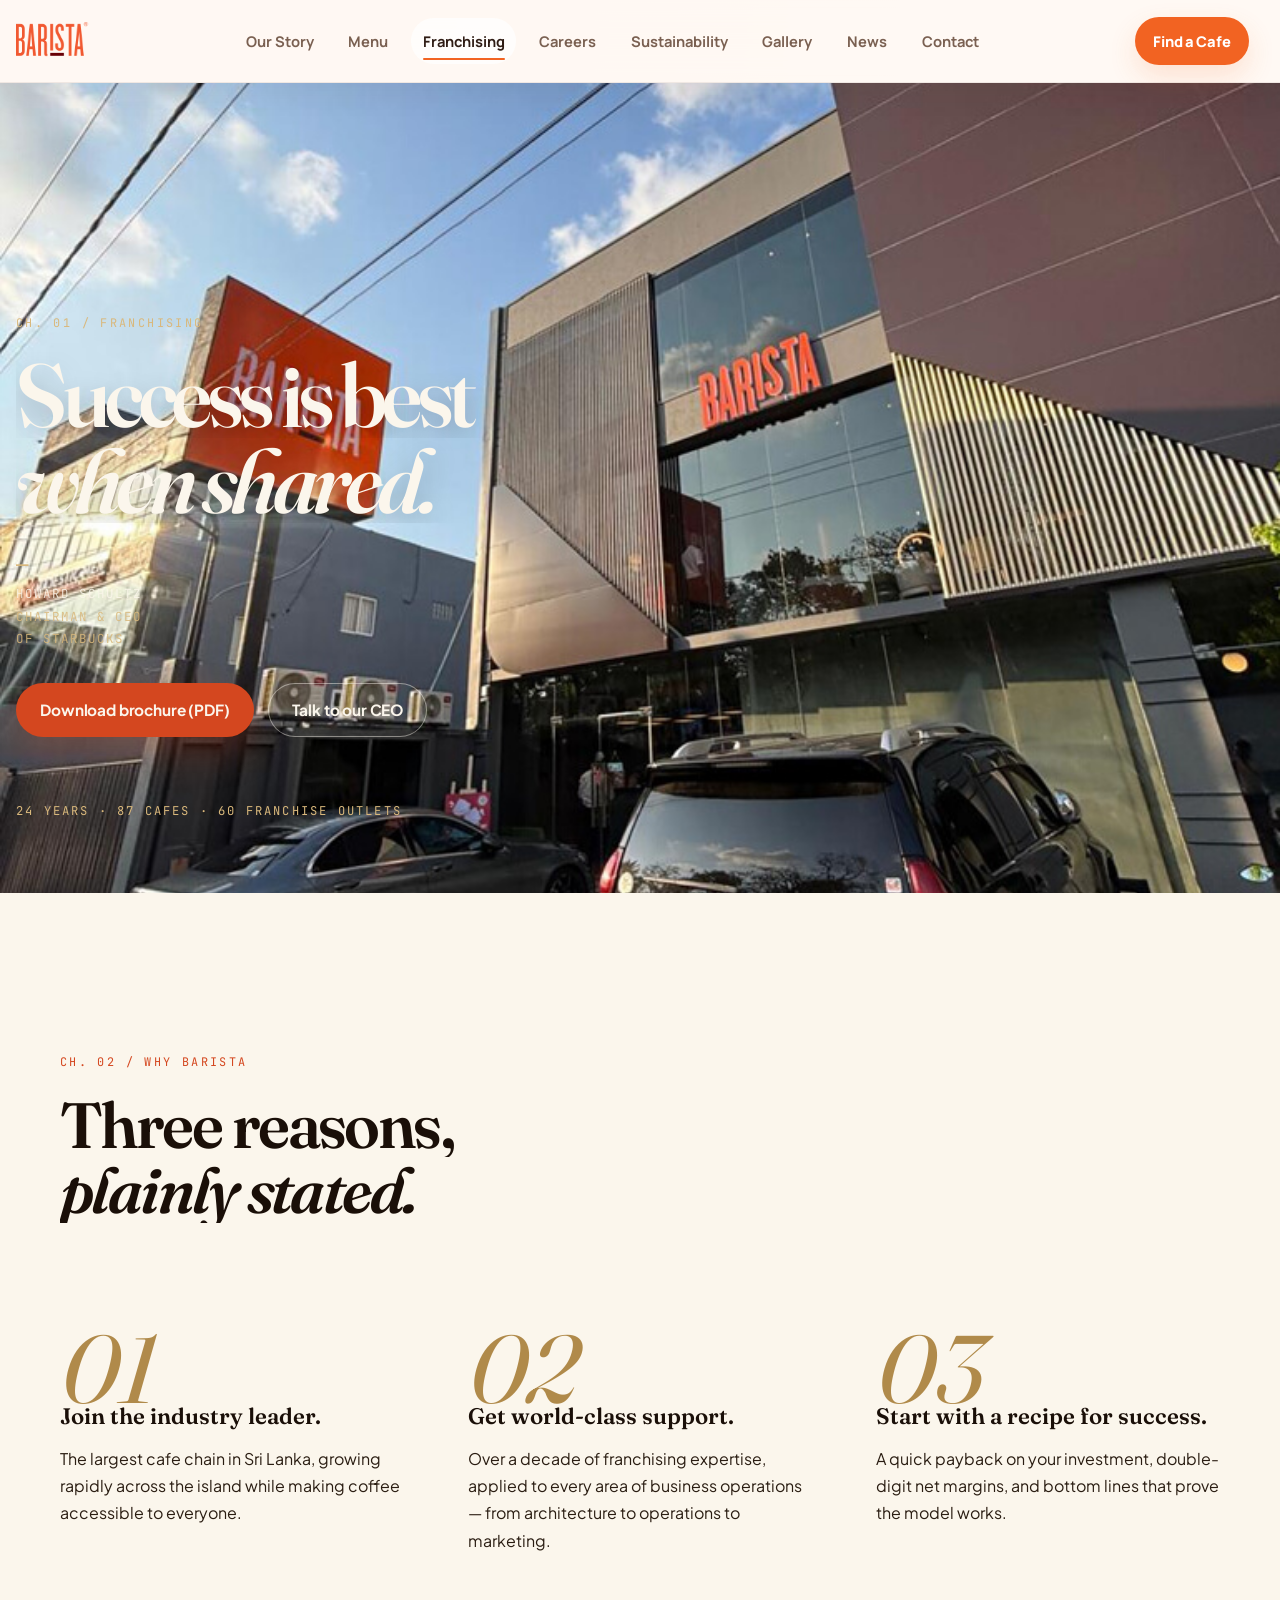
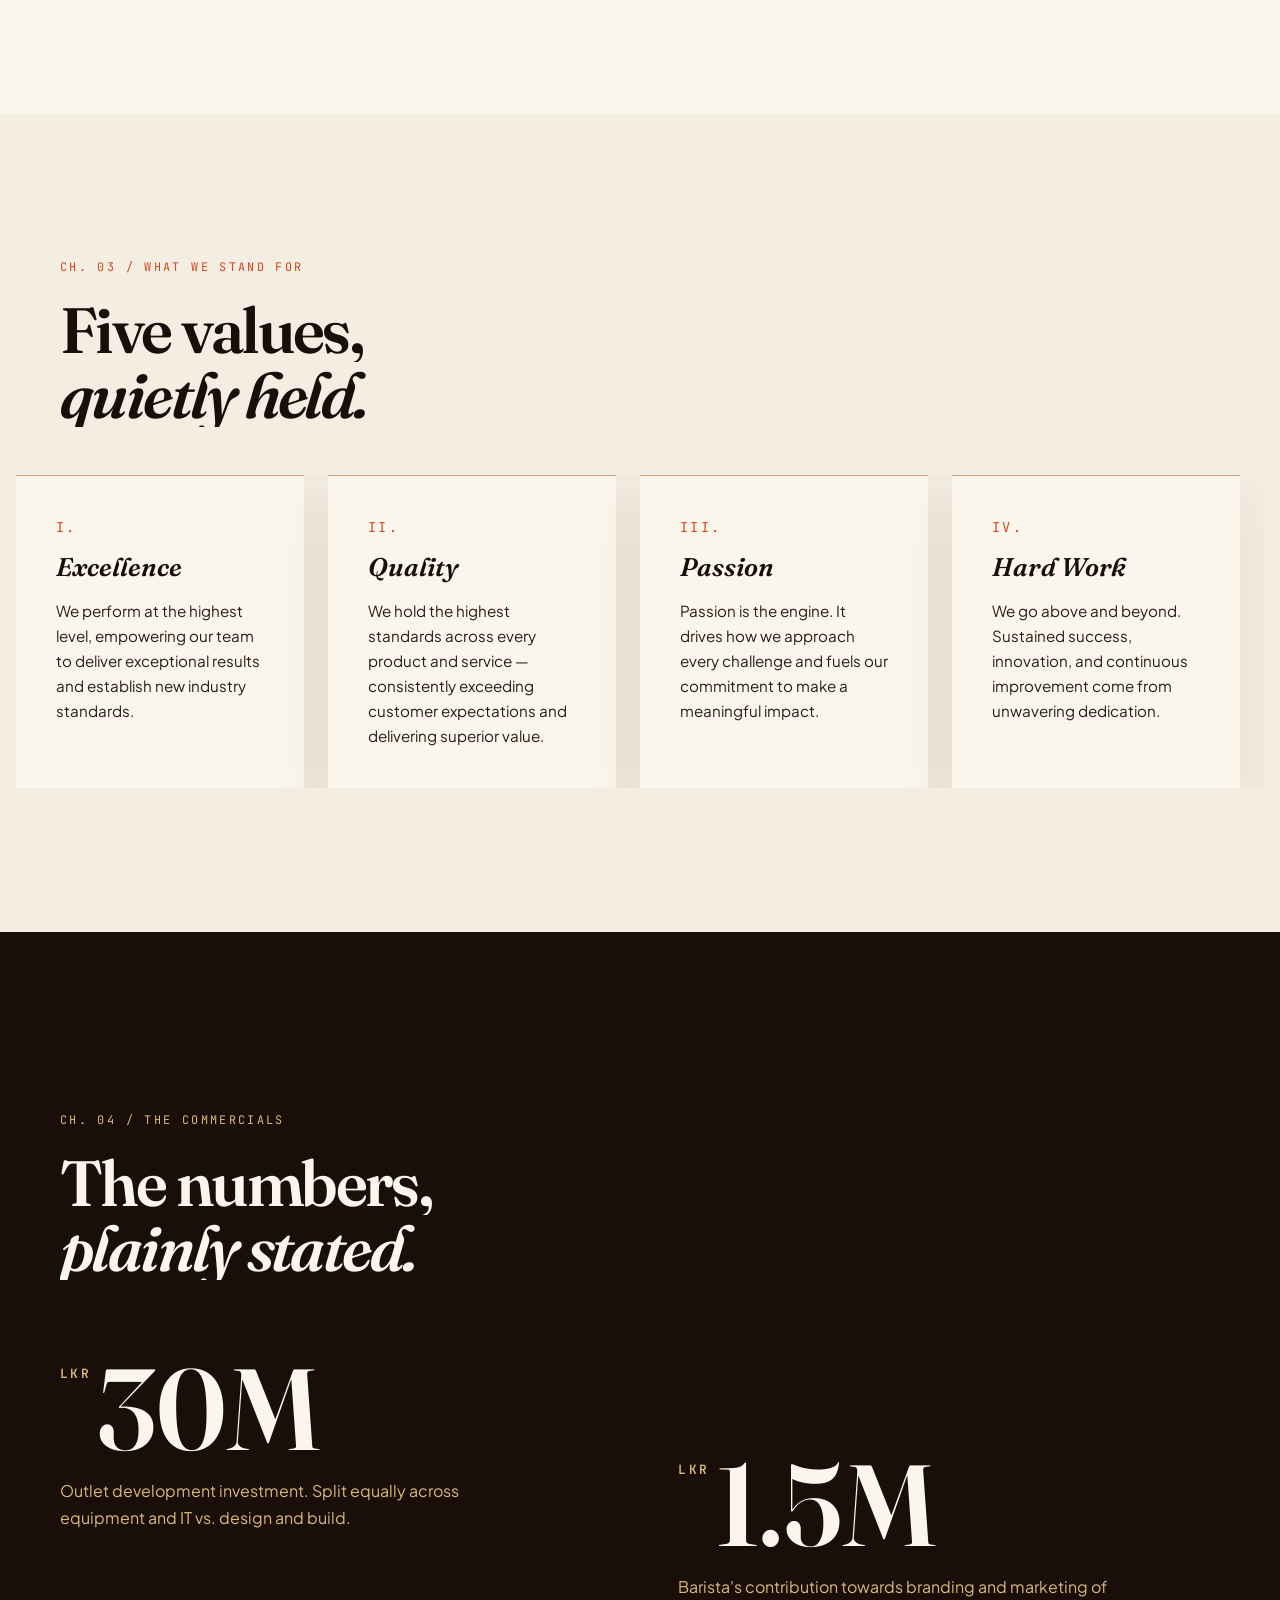
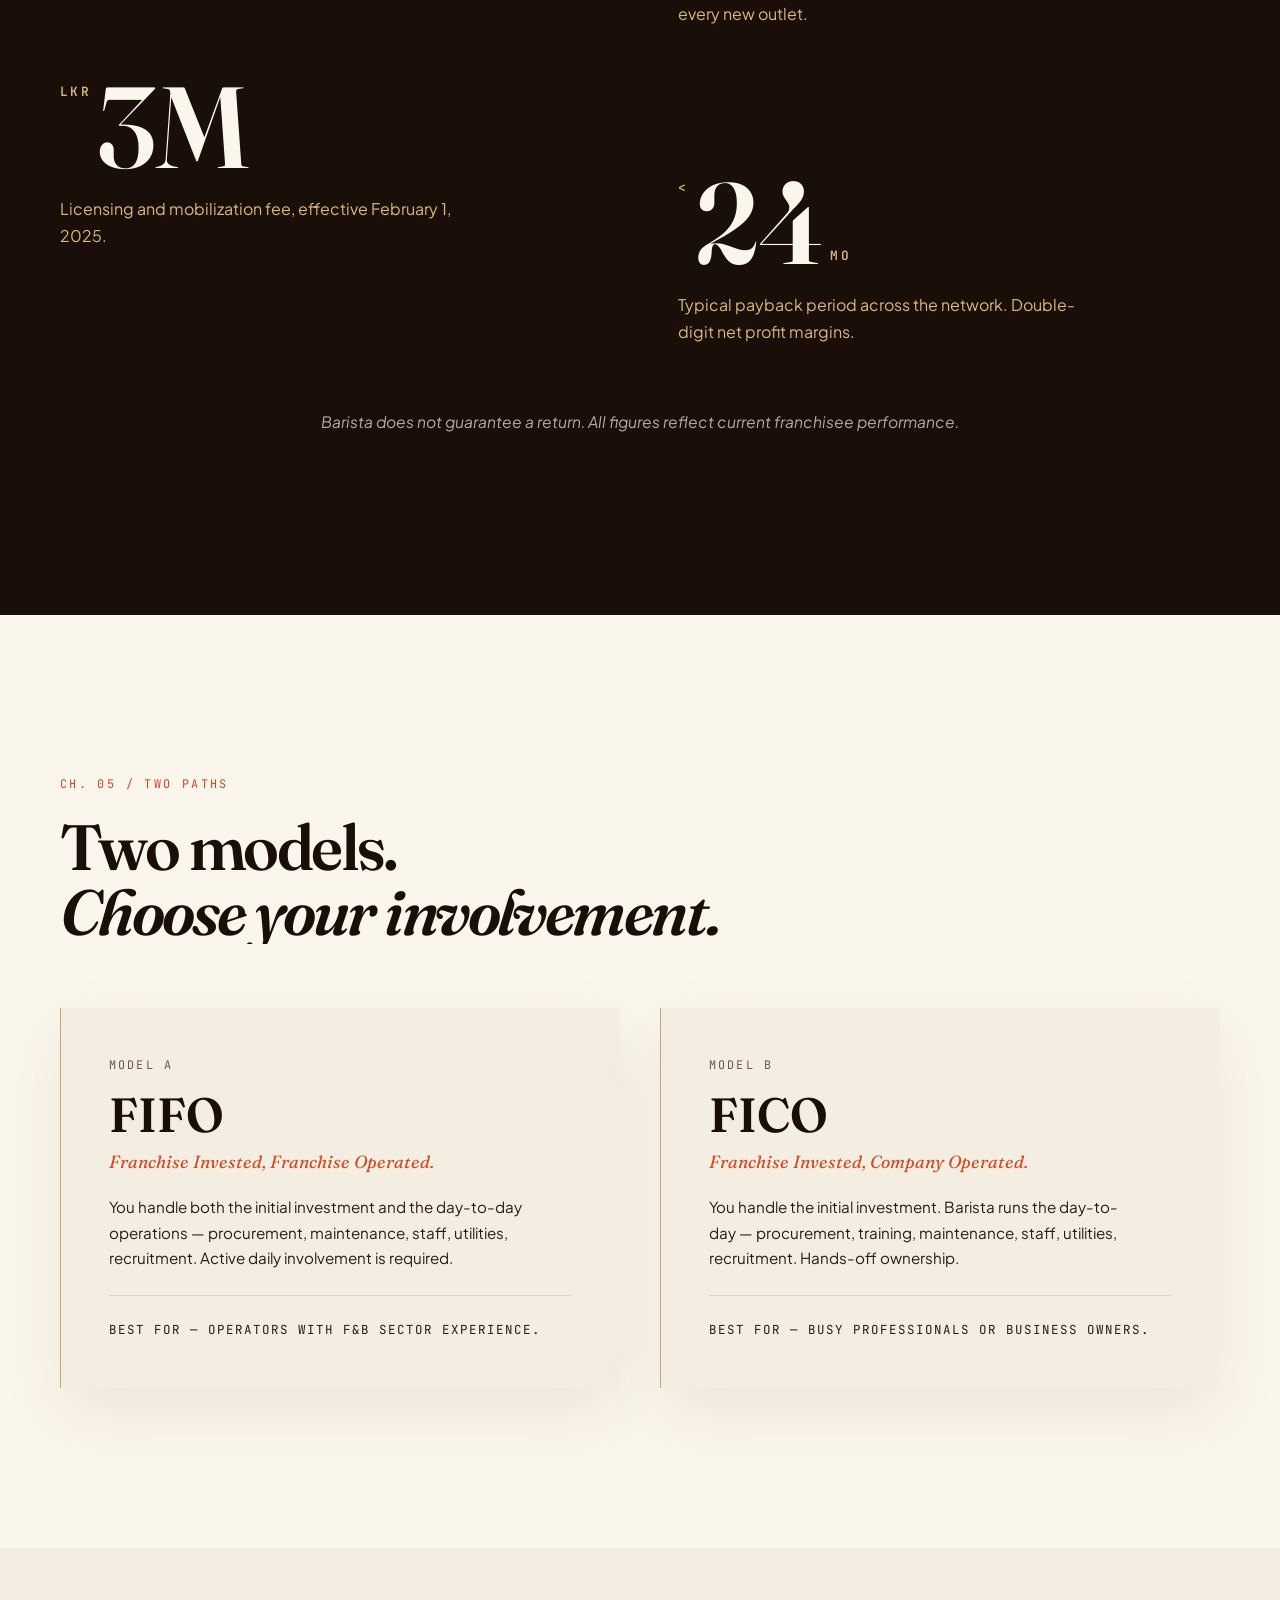
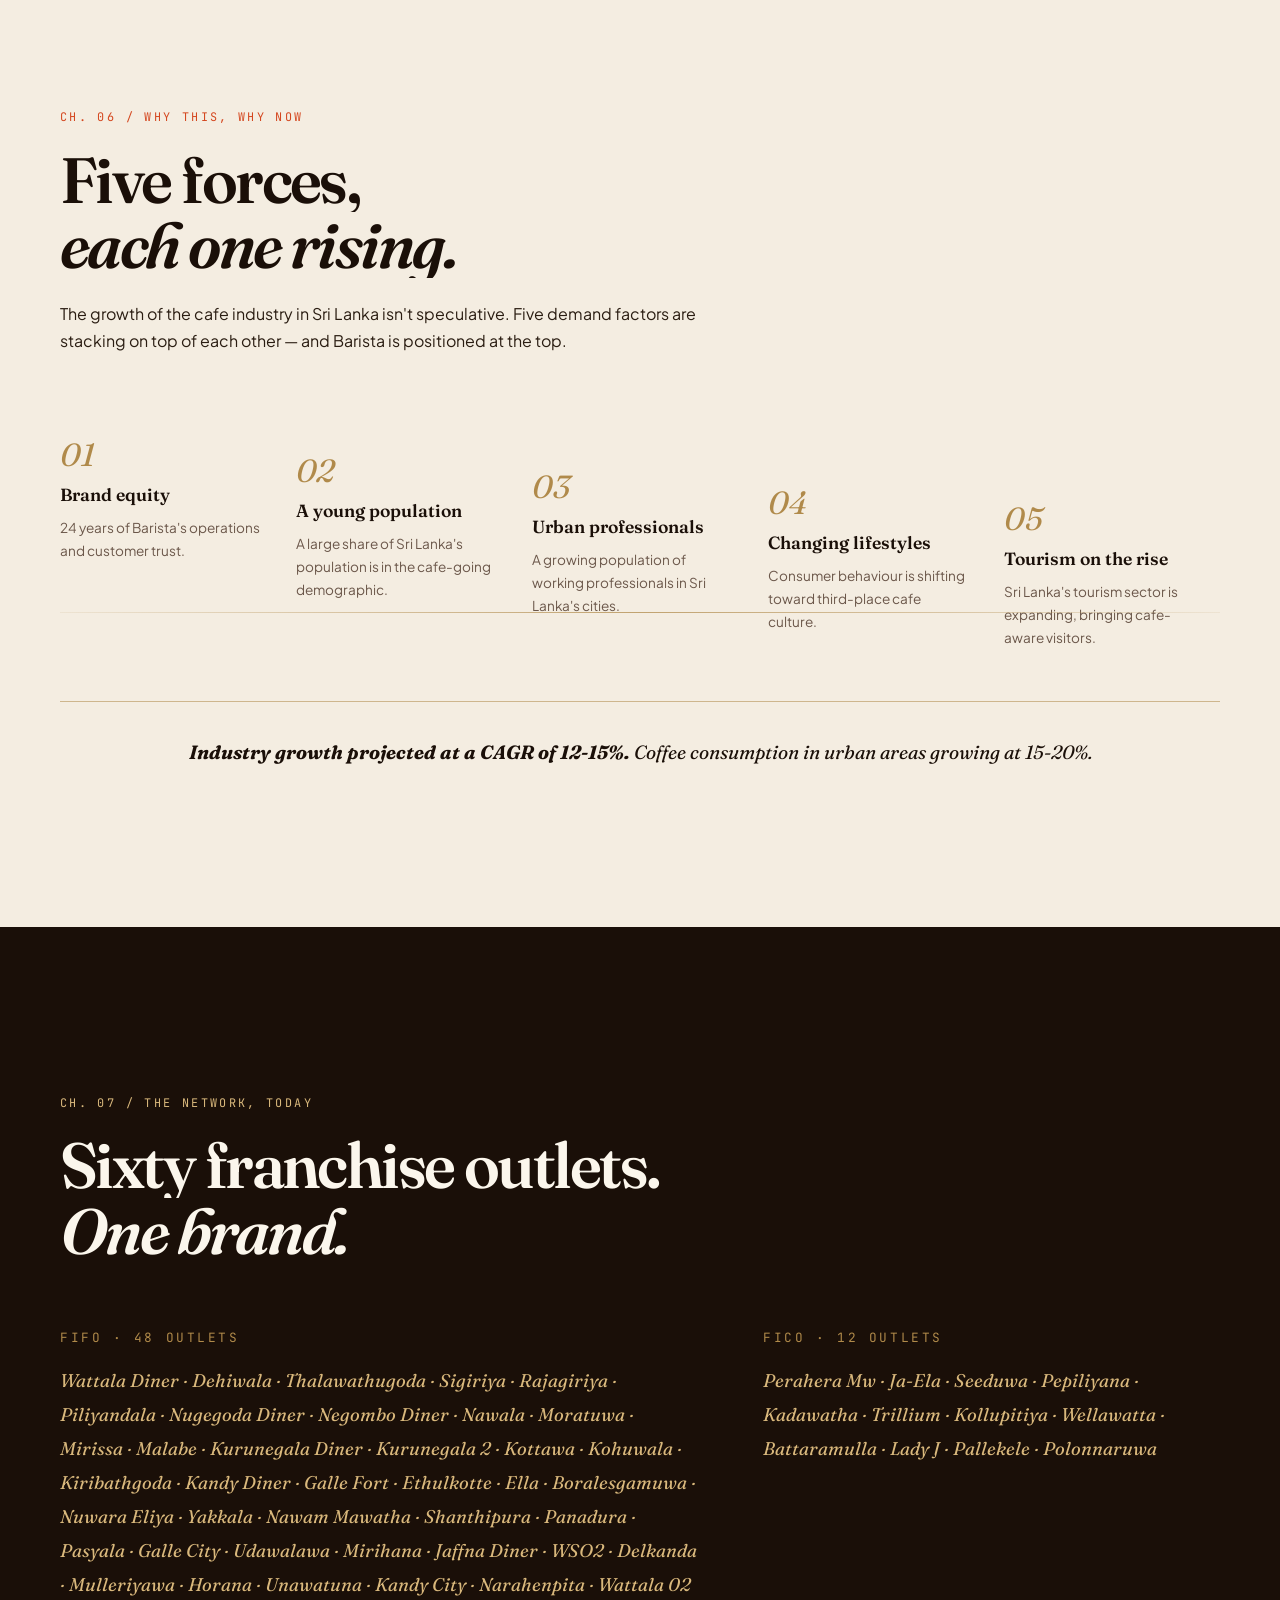
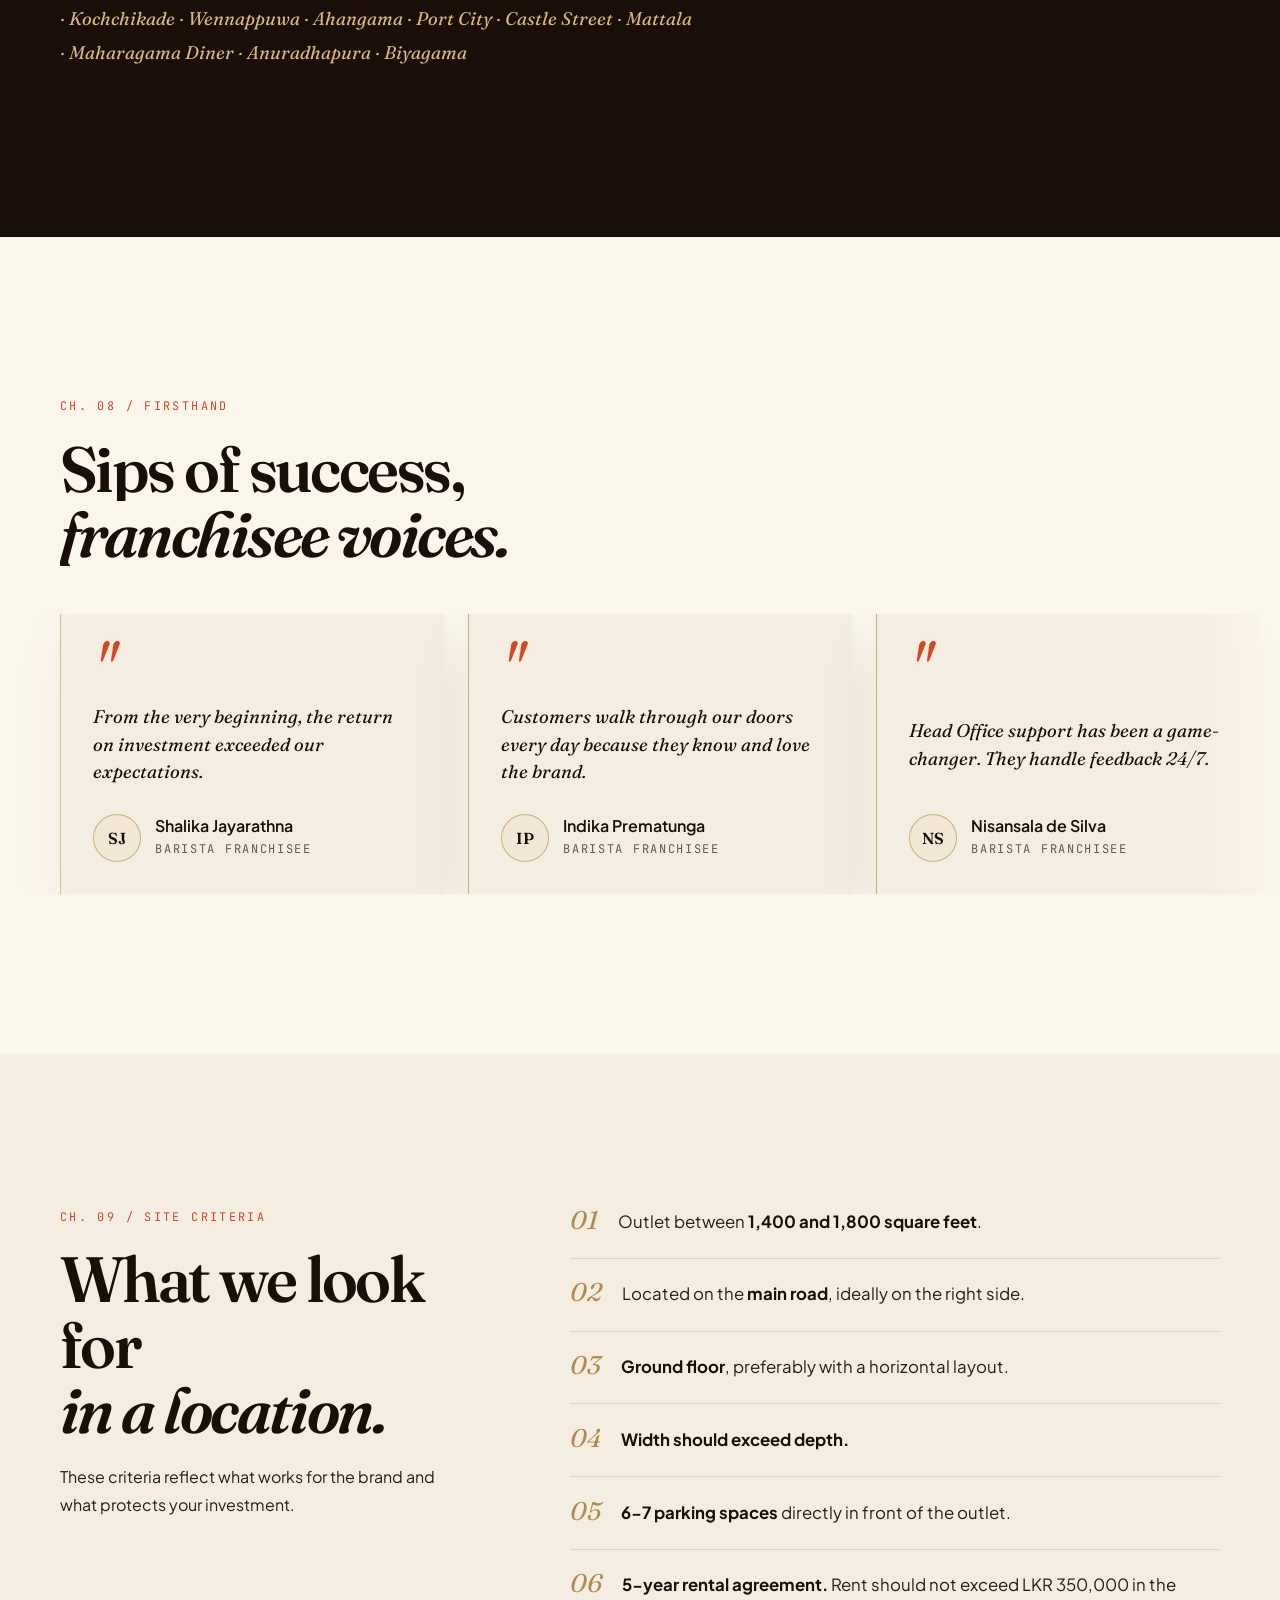
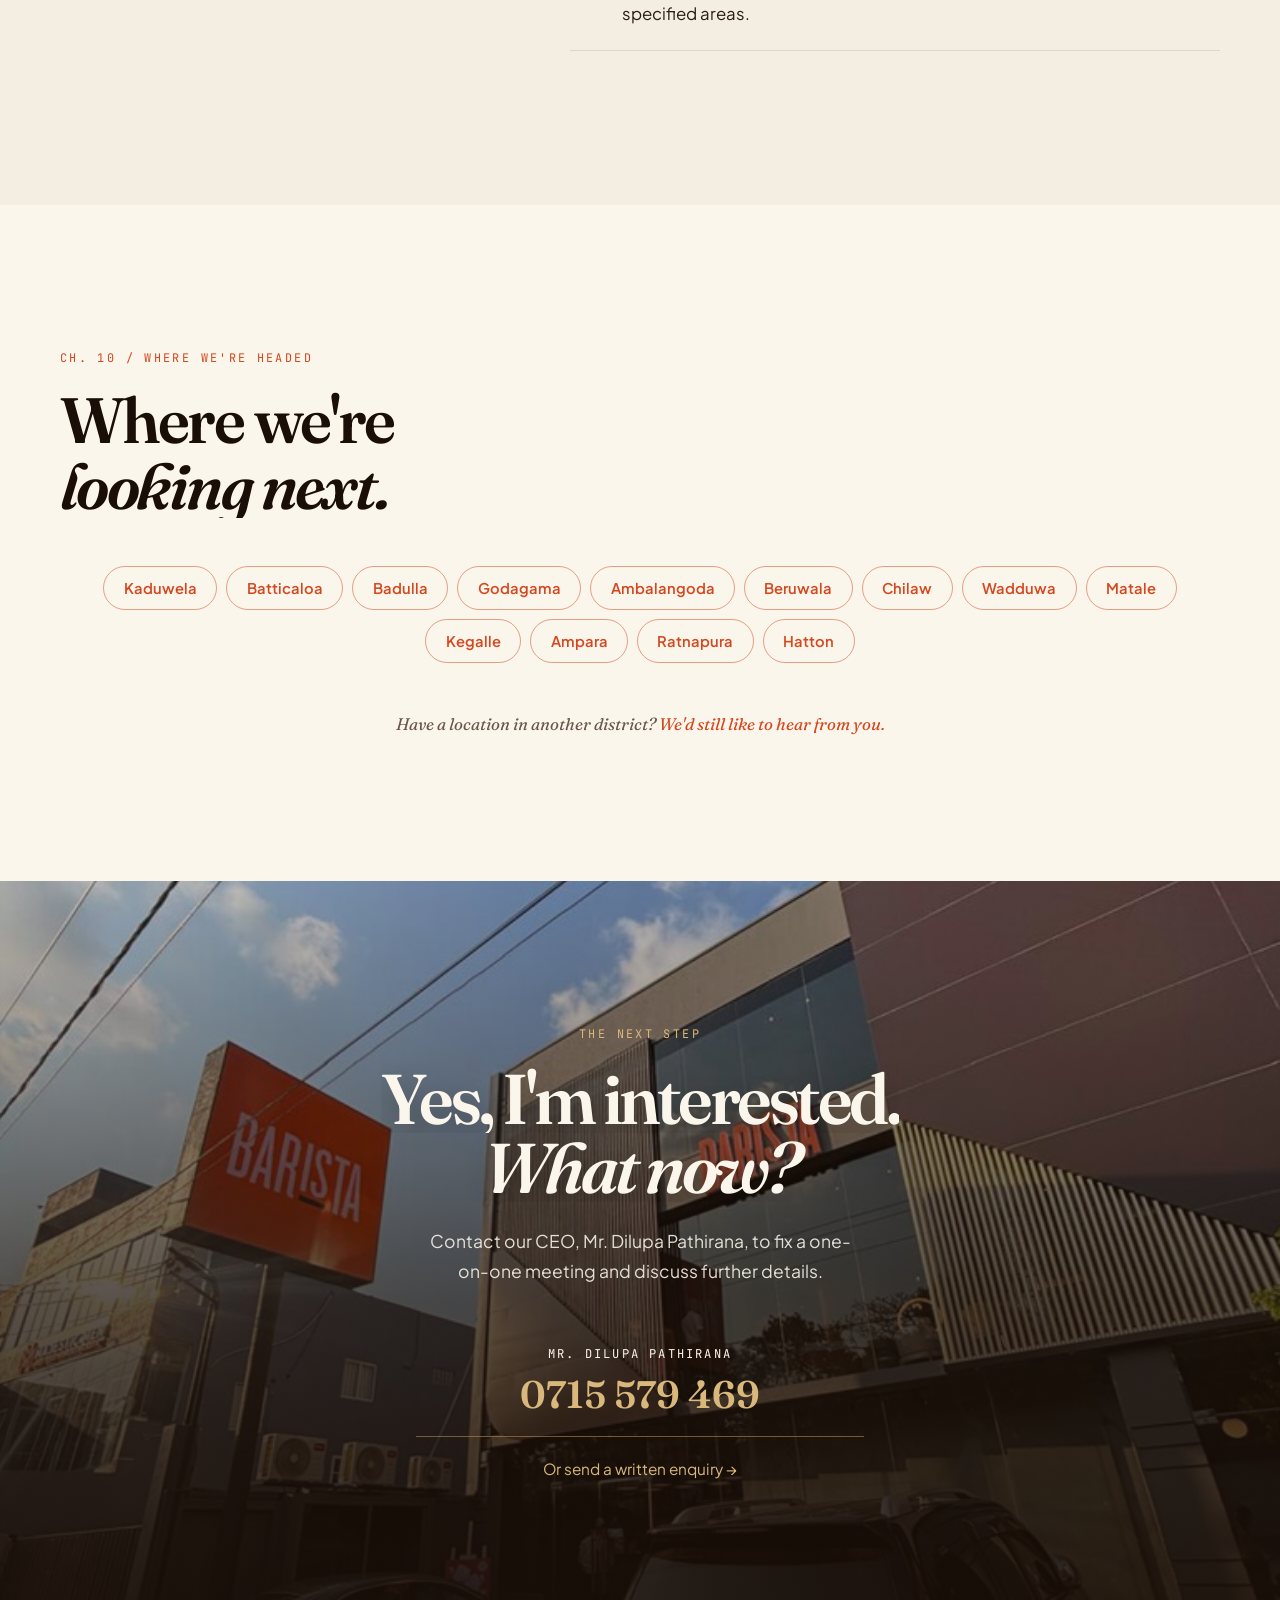
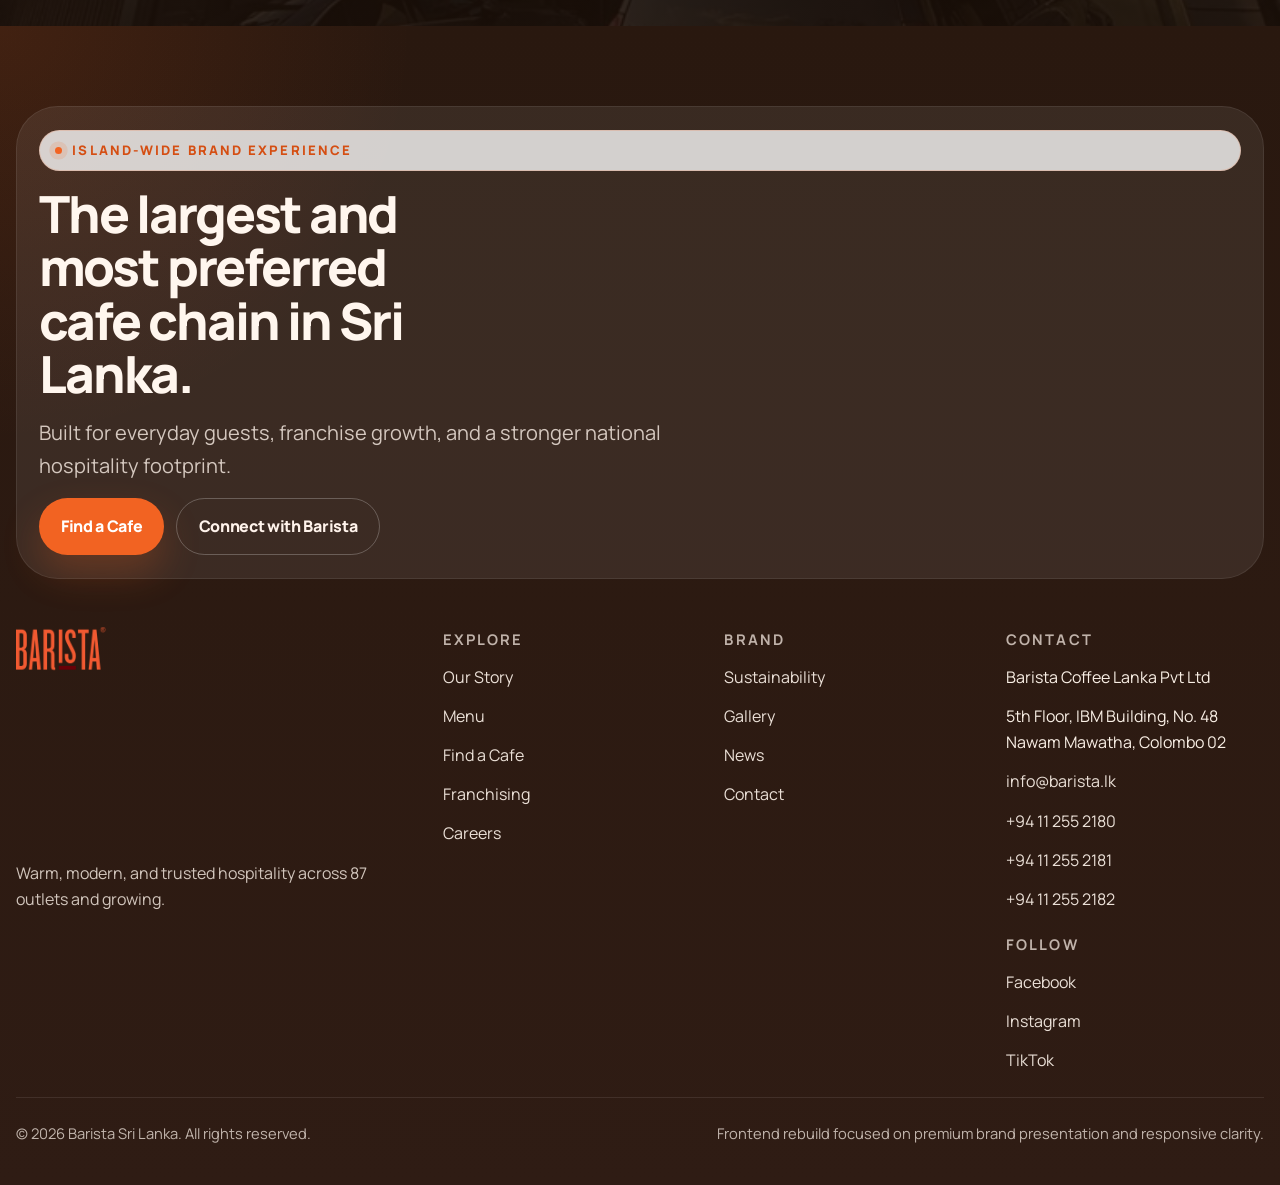
<file: franchising.html>
<!DOCTYPE html>
<html lang="en">
<head>
  <meta charset="UTF-8">
  <meta name="viewport" content="width=device-width, initial-scale=1.0">
  <title>Franchising | Barista Sri Lanka</title>
  <meta
    name="description"
    content="Explore Barista Sri Lanka franchising opportunities, investment models, network strength, and next steps."
  >
  <link rel="icon" href="assets/img/favicon.ico">
  <link rel="preconnect" href="https://fonts.googleapis.com">
  <link rel="preconnect" href="https://fonts.gstatic.com" crossorigin>
  <link
    href="https://fonts.googleapis.com/css2?family=Fraunces:wght@600;700&family=JetBrains+Mono:wght@400;500;600&family=Manrope:wght@400;500;600;700;800&family=Plus+Jakarta+Sans:wght@400;500;600;700;800&display=swap"
    rel="stylesheet"
  >
  <link rel="stylesheet" href="styles/main.css">
  <script src="scripts/main.js" defer></script>
</head>
<body class="page page--franchising">
  <site-header data-page="franchising"></site-header>

  <main class="fr-page">
    <section class="fr-hero" aria-labelledby="fr-hero-title">
      <div class="fr-hero__overlay" aria-hidden="true"></div>
      <img class="fr-hero__image" src="assets/img/maharagama-dinner-1.jpg" alt="" aria-hidden="true">

      <div class="container-wide fr-hero__inner">
        <p class="fr-kicker fr-kicker--light">CH. 01 / FRANCHISING</p>

        <h1 class="fr-hero__title" id="fr-hero-title" data-settle>
          <span class="fr-settle-line"><span>Success is best</span></span>
          <span class="fr-settle-line"><span><em>when shared.</em></span></span>
        </h1>

        <p class="fr-hero__attribution">
          <span class="fr-hero__attribution-mark">&mdash;</span>
          Howard Schultz<br>
          <span class="fr-hero__attribution-role">Chairman &amp; CEO of Starbucks</span>
        </p>

        <div class="fr-hero__cta-row">
          <a class="fr-button fr-button--primary" href="assets/img/Brochure-2026-April-C.pdf" target="_blank" rel="noopener">
            Download brochure (PDF)
          </a>
          <a class="fr-button fr-button--ghost-light" href="#fr-next-step">
            Talk to our CEO
          </a>
        </div>

        <p class="fr-hero__meta">24 YEARS &middot; 87 CAFES &middot; 60 FRANCHISE OUTLETS</p>
      </div>
    </section>

    <section class="fr-pillars" aria-labelledby="fr-pillars-title">
      <div class="container">
        <div class="fr-pillars__intro" data-reveal>
          <p class="fr-kicker">CH. 02 / WHY BARISTA</p>
          <h2 class="fr-display fr-display--section" id="fr-pillars-title" data-settle>
            <span class="fr-settle-line"><span>Three reasons,</span></span>
            <span class="fr-settle-line"><span><em>plainly stated.</em></span></span>
          </h2>
        </div>

        <ol class="fr-pillars__grid">
          <li class="fr-pillar" data-reveal>
            <span class="fr-pillar__numeral">01</span>
            <h3 class="fr-pillar__title">Join the industry leader.</h3>
            <p class="fr-pillar__body">
              The largest cafe chain in Sri Lanka, growing rapidly across the island while making coffee
              accessible to everyone.
            </p>
          </li>
          <li class="fr-pillar" data-reveal>
            <span class="fr-pillar__numeral">02</span>
            <h3 class="fr-pillar__title">Get world-class support.</h3>
            <p class="fr-pillar__body">
              Over a decade of franchising expertise, applied to every area of business operations &mdash; from
              architecture to operations to marketing.
            </p>
          </li>
          <li class="fr-pillar" data-reveal>
            <span class="fr-pillar__numeral">03</span>
            <h3 class="fr-pillar__title">Start with a recipe for success.</h3>
            <p class="fr-pillar__body">
              A quick payback on your investment, double-digit net margins, and bottom lines that prove the
              model works.
            </p>
          </li>
        </ol>
      </div>
    </section>

    <section class="fr-values" aria-labelledby="fr-values-title">
      <div class="container fr-values__intro" data-reveal>
        <p class="fr-kicker">CH. 03 / WHAT WE STAND FOR</p>
        <h2 class="fr-display fr-display--section" id="fr-values-title" data-settle>
          <span class="fr-settle-line"><span>Five values,</span></span>
          <span class="fr-settle-line"><span><em>quietly held.</em></span></span>
        </h2>
      </div>

      <div class="fr-values__rail" role="list">
        <article class="fr-value-card" role="listitem" data-reveal>
          <p class="fr-value-card__index">I.</p>
          <h3 class="fr-value-card__title">Excellence</h3>
          <p class="fr-value-card__body">
            We perform at the highest level, empowering our team to deliver exceptional results and establish
            new industry standards.
          </p>
        </article>
        <article class="fr-value-card" role="listitem" data-reveal>
          <p class="fr-value-card__index">II.</p>
          <h3 class="fr-value-card__title">Quality</h3>
          <p class="fr-value-card__body">
            We hold the highest standards across every product and service &mdash; consistently exceeding customer
            expectations and delivering superior value.
          </p>
        </article>
        <article class="fr-value-card" role="listitem" data-reveal>
          <p class="fr-value-card__index">III.</p>
          <h3 class="fr-value-card__title">Passion</h3>
          <p class="fr-value-card__body">
            Passion is the engine. It drives how we approach every challenge and fuels our commitment to make
            a meaningful impact.
          </p>
        </article>
        <article class="fr-value-card" role="listitem" data-reveal>
          <p class="fr-value-card__index">IV.</p>
          <h3 class="fr-value-card__title">Hard Work</h3>
          <p class="fr-value-card__body">
            We go above and beyond. Sustained success, innovation, and continuous improvement come from
            unwavering dedication.
          </p>
        </article>
        <article class="fr-value-card" role="listitem" data-reveal>
          <p class="fr-value-card__index">V.</p>
          <h3 class="fr-value-card__title">Respect</h3>
          <p class="fr-value-card__body">
            We value diverse perspectives. Mutual respect is the foundation of trust &mdash; and of every enduring
            relationship we build.
          </p>
        </article>
      </div>
    </section>

    <section class="fr-commercials" aria-labelledby="fr-commercials-title">
      <div class="container">
        <div class="fr-commercials__intro" data-reveal>
          <p class="fr-kicker fr-kicker--light">CH. 04 / THE COMMERCIALS</p>
          <h2 class="fr-display fr-display--section fr-display--light" id="fr-commercials-title" data-settle>
            <span class="fr-settle-line"><span>The numbers,</span></span>
            <span class="fr-settle-line"><span><em>plainly stated.</em></span></span>
          </h2>
        </div>

        <div class="fr-commercials__grid">
          <article class="fr-commercial fr-commercial--01" data-reveal>
            <p class="fr-commercial__number"><span class="fr-prefix">LKR</span><span data-counter="30" data-counter-suffix="M">0</span></p>
            <p class="fr-commercial__caption">Outlet development investment. Split equally across equipment and IT vs. design and build.</p>
          </article>
          <article class="fr-commercial fr-commercial--02" data-reveal>
            <p class="fr-commercial__number"><span class="fr-prefix">LKR</span><span data-counter="1.5" data-counter-decimals="1" data-counter-suffix="M">0</span></p>
            <p class="fr-commercial__caption">Barista's contribution towards branding and marketing of every new outlet.</p>
          </article>
          <article class="fr-commercial fr-commercial--03" data-reveal>
            <p class="fr-commercial__number"><span class="fr-prefix">LKR</span><span data-counter="3" data-counter-suffix="M">0</span></p>
            <p class="fr-commercial__caption">Licensing and mobilization fee, effective February 1, 2025.</p>
          </article>
          <article class="fr-commercial fr-commercial--04" data-reveal>
            <p class="fr-commercial__number"><span class="fr-prefix">&lt;</span><span data-counter="24">0</span><span class="fr-suffix"> mo</span></p>
            <p class="fr-commercial__caption">Typical payback period across the network. Double-digit net profit margins.</p>
          </article>
        </div>

        <p class="fr-commercials__note">
          Barista does not guarantee a return. All figures reflect current franchisee performance.
        </p>
      </div>
    </section>

    <section class="fr-models" aria-labelledby="fr-models-title">
      <div class="container">
        <div class="fr-models__intro" data-reveal>
          <p class="fr-kicker">CH. 05 / TWO PATHS</p>
          <h2 class="fr-display fr-display--section" id="fr-models-title" data-settle>
            <span class="fr-settle-line"><span>Two models.</span></span>
            <span class="fr-settle-line"><span><em>Choose your involvement.</em></span></span>
          </h2>
        </div>

        <div class="fr-models__grid">
          <article class="fr-model" data-reveal>
            <p class="fr-model__label">MODEL A</p>
            <h3 class="fr-model__name">FIFO</h3>
            <p class="fr-model__expansion">Franchise Invested, Franchise Operated.</p>
            <p class="fr-model__body">
              You handle both the initial investment and the day-to-day operations &mdash; procurement, maintenance,
              staff, utilities, recruitment. Active daily involvement is required.
            </p>
            <p class="fr-model__fit">BEST FOR &mdash; Operators with F&amp;B sector experience.</p>
          </article>

          <article class="fr-model" data-reveal>
            <p class="fr-model__label">MODEL B</p>
            <h3 class="fr-model__name">FICO</h3>
            <p class="fr-model__expansion">Franchise Invested, Company Operated.</p>
            <p class="fr-model__body">
              You handle the initial investment. Barista runs the day-to-day &mdash; procurement, training,
              maintenance, staff, utilities, recruitment. Hands-off ownership.
            </p>
            <p class="fr-model__fit">BEST FOR &mdash; Busy professionals or business owners.</p>
          </article>
        </div>
      </div>
    </section>

    <section class="fr-demand" aria-labelledby="fr-demand-title">
      <div class="container">
        <div class="fr-demand__intro" data-reveal>
          <p class="fr-kicker">CH. 06 / WHY THIS, WHY NOW</p>
          <h2 class="fr-display fr-display--section" id="fr-demand-title" data-settle>
            <span class="fr-settle-line"><span>Five forces,</span></span>
            <span class="fr-settle-line"><span><em>each one rising.</em></span></span>
          </h2>
          <p class="fr-demand__lead">
            The growth of the cafe industry in Sri Lanka isn't speculative. Five demand factors are stacking on
            top of each other &mdash; and Barista is positioned at the top.
          </p>
        </div>

        <ol class="fr-demand__steps">
          <li class="fr-demand-step" data-reveal>
            <span class="fr-demand-step__num">01</span>
            <h3 class="fr-demand-step__title">Brand equity</h3>
            <p class="fr-demand-step__body">24 years of Barista's operations and customer trust.</p>
          </li>
          <li class="fr-demand-step" data-reveal>
            <span class="fr-demand-step__num">02</span>
            <h3 class="fr-demand-step__title">A young population</h3>
            <p class="fr-demand-step__body">A large share of Sri Lanka's population is in the cafe-going demographic.</p>
          </li>
          <li class="fr-demand-step" data-reveal>
            <span class="fr-demand-step__num">03</span>
            <h3 class="fr-demand-step__title">Urban professionals</h3>
            <p class="fr-demand-step__body">A growing population of working professionals in Sri Lanka's cities.</p>
          </li>
          <li class="fr-demand-step" data-reveal>
            <span class="fr-demand-step__num">04</span>
            <h3 class="fr-demand-step__title">Changing lifestyles</h3>
            <p class="fr-demand-step__body">Consumer behaviour is shifting toward third-place cafe culture.</p>
          </li>
          <li class="fr-demand-step" data-reveal>
            <span class="fr-demand-step__num">05</span>
            <h3 class="fr-demand-step__title">Tourism on the rise</h3>
            <p class="fr-demand-step__body">Sri Lanka's tourism sector is expanding, bringing cafe-aware visitors.</p>
          </li>
        </ol>

        <p class="fr-demand__cagr">
          <strong>Industry growth projected at a CAGR of 12-15%.</strong>
          Coffee consumption in urban areas growing at 15-20%.
        </p>
      </div>
    </section>

    <section class="fr-network" aria-labelledby="fr-network-title">
      <div class="container">
        <div class="fr-network__intro" data-reveal>
          <p class="fr-kicker fr-kicker--light">CH. 07 / THE NETWORK, TODAY</p>
          <h2 class="fr-display fr-display--section fr-display--light" id="fr-network-title" data-settle>
            <span class="fr-settle-line"><span>Sixty franchise outlets.</span></span>
            <span class="fr-settle-line"><span><em>One brand.</em></span></span>
          </h2>
        </div>

        <div class="fr-network__grid">
          <div class="fr-network__column" data-reveal>
            <p class="fr-network__count">FIFO &middot; 48 OUTLETS</p>
            <p class="fr-network__names">
              Wattala Diner &middot; Dehiwala &middot; Thalawathugoda &middot; Sigiriya &middot; Rajagiriya &middot;
              Piliyandala &middot; Nugegoda Diner &middot; Negombo Diner &middot; Nawala &middot; Moratuwa &middot;
              Mirissa &middot; Malabe &middot; Kurunegala Diner &middot; Kurunegala 2 &middot; Kottawa &middot;
              Kohuwala &middot; Kiribathgoda &middot; Kandy Diner &middot; Galle Fort &middot; Ethulkotte &middot;
              Ella &middot; Boralesgamuwa &middot; Nuwara Eliya &middot; Yakkala &middot; Nawam Mawatha &middot;
              Shanthipura &middot; Panadura &middot; Pasyala &middot; Galle City &middot; Udawalawa &middot;
              Mirihana &middot; Jaffna Diner &middot; WSO2 &middot; Delkanda &middot; Mulleriyawa &middot;
              Horana &middot; Unawatuna &middot; Kandy City &middot; Narahenpita &middot; Wattala 02 &middot;
              Kochchikade &middot; Wennappuwa &middot; Ahangama &middot; Port City &middot; Castle Street &middot;
              Mattala &middot; Maharagama Diner &middot; Anuradhapura &middot; Biyagama
            </p>
          </div>
          <div class="fr-network__column" data-reveal>
            <p class="fr-network__count">FICO &middot; 12 OUTLETS</p>
            <p class="fr-network__names">
              Perahera Mw &middot; Ja-Ela &middot; Seeduwa &middot; Pepiliyana &middot; Kadawatha &middot; Trillium
              &middot; Kollupitiya &middot; Wellawatta &middot; Battaramulla &middot; Lady J &middot; Pallekele
              &middot; Polonnaruwa
            </p>
          </div>
        </div>
      </div>
    </section>

    <section class="fr-voices" aria-labelledby="fr-voices-title">
      <div class="container fr-voices__intro" data-reveal>
        <p class="fr-kicker">CH. 08 / FIRSTHAND</p>
        <h2 class="fr-display fr-display--section" id="fr-voices-title" data-settle>
          <span class="fr-settle-line"><span>Sips of success,</span></span>
          <span class="fr-settle-line"><span><em>franchisee voices.</em></span></span>
        </h2>
      </div>

      <div class="fr-voices__rail">
        <div class="fr-voices__track" data-fr-voices-track>
          <button
            type="button"
            class="fr-voice"
            data-voice-open
            data-voice-name="Shalika Jayarathna"
            data-voice-initials="SJ"
            data-voice-portrait="https://barista.lk/wp-content/uploads/2025/07/directors-01.jpg"
            data-voice-quote="Joining the Barista Franchise Business has been one of the best business decisions we've ever made. From the very beginning, the return on investment exceeded our expectations. Within the first year, we were already seeing strong financial growth and stability. That's the power of partnering with a brand that's built on trust, quality, and a proven business model."
          >
            <span class="fr-voice__quote-mark" aria-hidden="true">&quot;</span>
            <span class="fr-voice__excerpt">From the very beginning, the return on investment exceeded our expectations.</span>
            <span class="fr-voice__attribution">
              <span class="fr-voice__portrait-shell" data-initials="SJ">
                <img
                  src="https://barista.lk/wp-content/uploads/2025/07/directors-01.jpg"
                  alt=""
                  loading="lazy"
                  decoding="async"
                  class="fr-voice__portrait"
                  onerror="this.parentElement.classList.add('is-fallback');this.remove();"
                >
              </span>
              <span class="fr-voice__name-block">
                <span class="fr-voice__name">Shalika Jayarathna</span>
                <span class="fr-voice__role">Barista Franchisee</span>
              </span>
            </span>
          </button>

          <button
            type="button"
            class="fr-voice"
            data-voice-open
            data-voice-name="Indika Prematunga"
            data-voice-initials="IP"
            data-voice-portrait="https://barista.lk/wp-content/uploads/2025/07/directors-02.jpg"
            data-voice-quote="What truly sets Barista apart is the strength of its brand. Customers walk through our doors every day because they know and love the brand. It's a brand that resonates with coffee lovers across the country. That kind of brand recognition is invaluable and translates into consistent, reliable footfall."
          >
            <span class="fr-voice__quote-mark" aria-hidden="true">&quot;</span>
            <span class="fr-voice__excerpt">Customers walk through our doors every day because they know and love the brand.</span>
            <span class="fr-voice__attribution">
              <span class="fr-voice__portrait-shell" data-initials="IP">
                <img
                  src="https://barista.lk/wp-content/uploads/2025/07/directors-02.jpg"
                  alt=""
                  loading="lazy"
                  decoding="async"
                  class="fr-voice__portrait"
                  onerror="this.parentElement.classList.add('is-fallback');this.remove();"
                >
              </span>
              <span class="fr-voice__name-block">
                <span class="fr-voice__name">Indika Prematunga</span>
                <span class="fr-voice__role">Barista Franchisee</span>
              </span>
            </span>
          </button>

          <button
            type="button"
            class="fr-voice"
            data-voice-open
            data-voice-name="Nisansala de Silva"
            data-voice-initials="NS"
            data-voice-portrait="https://barista.lk/wp-content/uploads/2025/07/directors-03.jpg"
            data-voice-quote="Barista's Head Office support has been a game-changer for us. They handle feedback and complaints 24/7 with care and consistency. They also use new technologies to enhance customer experience, loyalty, and relationship management. It's a seamless system that lets us focus on operations with total confidence."
          >
            <span class="fr-voice__quote-mark" aria-hidden="true">&quot;</span>
            <span class="fr-voice__excerpt">Head Office support has been a game-changer. They handle feedback 24/7.</span>
            <span class="fr-voice__attribution">
              <span class="fr-voice__portrait-shell" data-initials="NS">
                <img
                  src="https://barista.lk/wp-content/uploads/2025/07/directors-03.jpg"
                  alt=""
                  loading="lazy"
                  decoding="async"
                  class="fr-voice__portrait"
                  onerror="this.parentElement.classList.add('is-fallback');this.remove();"
                >
              </span>
              <span class="fr-voice__name-block">
                <span class="fr-voice__name">Nisansala de Silva</span>
                <span class="fr-voice__role">Barista Franchisee</span>
              </span>
            </span>
          </button>

          <button
            type="button"
            class="fr-voice"
            data-voice-open
            data-voice-name="Udayanga Weerarathne"
            data-voice-initials="UW"
            data-voice-portrait="https://barista.lk/wp-content/uploads/2025/07/directors-05.jpg"
            data-voice-quote="The beauty of running a Barista franchise is seeing the love customers already have for the brand. We didn't have to build trust from scratch, it walked in with every regular who knew what 'Brewing Happiness' meant. That kind of loyalty is priceless."
          >
            <span class="fr-voice__quote-mark" aria-hidden="true">&quot;</span>
            <span class="fr-voice__excerpt">We didn't have to build trust from scratch - it walked in with every regular.</span>
            <span class="fr-voice__attribution">
              <span class="fr-voice__portrait-shell" data-initials="UW">
                <img
                  src="https://barista.lk/wp-content/uploads/2025/07/directors-05.jpg"
                  alt=""
                  loading="lazy"
                  decoding="async"
                  class="fr-voice__portrait"
                  onerror="this.parentElement.classList.add('is-fallback');this.remove();"
                >
              </span>
              <span class="fr-voice__name-block">
                <span class="fr-voice__name">Udayanga Weerarathne</span>
                <span class="fr-voice__role">Barista Franchisee</span>
              </span>
            </span>
          </button>

          <button
            type="button"
            class="fr-voice"
            data-voice-open
            data-voice-name="Janaka Perera"
            data-voice-initials="JP"
            data-voice-portrait="https://barista.lk/wp-content/uploads/2025/07/directors-10.jpg"
            data-voice-quote="From location planning to launch, the Barista team was with me every step of the way. The operational support is strong, and the marketing is always on point. But what truly stands out is how deeply customers connect with the brand - it turns a coffee shop into a community hub."
          >
            <span class="fr-voice__quote-mark" aria-hidden="true">&quot;</span>
            <span class="fr-voice__excerpt">It turns a coffee shop into a community hub.</span>
            <span class="fr-voice__attribution">
              <span class="fr-voice__portrait-shell" data-initials="JP">
                <img
                  src="https://barista.lk/wp-content/uploads/2025/07/directors-10.jpg"
                  alt=""
                  loading="lazy"
                  decoding="async"
                  class="fr-voice__portrait"
                  onerror="this.parentElement.classList.add('is-fallback');this.remove();"
                >
              </span>
              <span class="fr-voice__name-block">
                <span class="fr-voice__name">Janaka Perera</span>
                <span class="fr-voice__role">Barista Franchisee</span>
              </span>
            </span>
          </button>

          <button
            type="button"
            class="fr-voice"
            data-voice-open
            data-voice-name="Nadeekaa Kumarihami Lokuge"
            data-voice-initials="NK"
            data-voice-portrait="https://barista.lk/wp-content/uploads/2025/07/directors-11.jpg"
            data-voice-quote="What made us proud to be part of the Barista team is their commitment to sustainability and social impact. From eco-friendly packaging to tree-planting and local sourcing, this brand is about more than just coffee - it's about doing good. And that matters to us and our customers."
          >
            <span class="fr-voice__quote-mark" aria-hidden="true">&quot;</span>
            <span class="fr-voice__excerpt">This brand is about more than just coffee - it's about doing good.</span>
            <span class="fr-voice__attribution">
              <span class="fr-voice__portrait-shell" data-initials="NK">
                <img
                  src="https://barista.lk/wp-content/uploads/2025/07/directors-11.jpg"
                  alt=""
                  loading="lazy"
                  decoding="async"
                  class="fr-voice__portrait"
                  onerror="this.parentElement.classList.add('is-fallback');this.remove();"
                >
              </span>
              <span class="fr-voice__name-block">
                <span class="fr-voice__name">Nadeekaa Kumarihami Lokuge</span>
                <span class="fr-voice__role">Barista Franchisee</span>
              </span>
            </span>
          </button>

          <button
            type="button"
            class="fr-voice"
            data-voice-open
            data-voice-name="Shalika Jayarathna"
            data-voice-initials="SJ"
            data-voice-portrait="https://barista.lk/wp-content/uploads/2025/07/directors-01.jpg"
            data-voice-quote="Joining the Barista Franchise Business has been one of the best business decisions we've ever made. From the very beginning, the return on investment exceeded our expectations. Within the first year, we were already seeing strong financial growth and stability. That's the power of partnering with a brand that's built on trust, quality, and a proven business model."
            aria-hidden="true"
            tabindex="-1"
          >
            <span class="fr-voice__quote-mark" aria-hidden="true">&quot;</span>
            <span class="fr-voice__excerpt">From the very beginning, the return on investment exceeded our expectations.</span>
            <span class="fr-voice__attribution">
              <span class="fr-voice__portrait-shell" data-initials="SJ">
                <img
                  src="https://barista.lk/wp-content/uploads/2025/07/directors-01.jpg"
                  alt=""
                  loading="lazy"
                  decoding="async"
                  class="fr-voice__portrait"
                  onerror="this.parentElement.classList.add('is-fallback');this.remove();"
                >
              </span>
              <span class="fr-voice__name-block">
                <span class="fr-voice__name">Shalika Jayarathna</span>
                <span class="fr-voice__role">Barista Franchisee</span>
              </span>
            </span>
          </button>

          <button
            type="button"
            class="fr-voice"
            data-voice-open
            data-voice-name="Indika Prematunga"
            data-voice-initials="IP"
            data-voice-portrait="https://barista.lk/wp-content/uploads/2025/07/directors-02.jpg"
            data-voice-quote="What truly sets Barista apart is the strength of its brand. Customers walk through our doors every day because they know and love the brand. It's a brand that resonates with coffee lovers across the country. That kind of brand recognition is invaluable and translates into consistent, reliable footfall."
            aria-hidden="true"
            tabindex="-1"
          >
            <span class="fr-voice__quote-mark" aria-hidden="true">&quot;</span>
            <span class="fr-voice__excerpt">Customers walk through our doors every day because they know and love the brand.</span>
            <span class="fr-voice__attribution">
              <span class="fr-voice__portrait-shell" data-initials="IP">
                <img
                  src="https://barista.lk/wp-content/uploads/2025/07/directors-02.jpg"
                  alt=""
                  loading="lazy"
                  decoding="async"
                  class="fr-voice__portrait"
                  onerror="this.parentElement.classList.add('is-fallback');this.remove();"
                >
              </span>
              <span class="fr-voice__name-block">
                <span class="fr-voice__name">Indika Prematunga</span>
                <span class="fr-voice__role">Barista Franchisee</span>
              </span>
            </span>
          </button>

          <button
            type="button"
            class="fr-voice"
            data-voice-open
            data-voice-name="Nisansala de Silva"
            data-voice-initials="NS"
            data-voice-portrait="https://barista.lk/wp-content/uploads/2025/07/directors-03.jpg"
            data-voice-quote="Barista's Head Office support has been a game-changer for us. They handle feedback and complaints 24/7 with care and consistency. They also use new technologies to enhance customer experience, loyalty, and relationship management. It's a seamless system that lets us focus on operations with total confidence."
            aria-hidden="true"
            tabindex="-1"
          >
            <span class="fr-voice__quote-mark" aria-hidden="true">&quot;</span>
            <span class="fr-voice__excerpt">Head Office support has been a game-changer. They handle feedback 24/7.</span>
            <span class="fr-voice__attribution">
              <span class="fr-voice__portrait-shell" data-initials="NS">
                <img
                  src="https://barista.lk/wp-content/uploads/2025/07/directors-03.jpg"
                  alt=""
                  loading="lazy"
                  decoding="async"
                  class="fr-voice__portrait"
                  onerror="this.parentElement.classList.add('is-fallback');this.remove();"
                >
              </span>
              <span class="fr-voice__name-block">
                <span class="fr-voice__name">Nisansala de Silva</span>
                <span class="fr-voice__role">Barista Franchisee</span>
              </span>
            </span>
          </button>

          <button
            type="button"
            class="fr-voice"
            data-voice-open
            data-voice-name="Udayanga Weerarathne"
            data-voice-initials="UW"
            data-voice-portrait="https://barista.lk/wp-content/uploads/2025/07/directors-05.jpg"
            data-voice-quote="The beauty of running a Barista franchise is seeing the love customers already have for the brand. We didn't have to build trust from scratch, it walked in with every regular who knew what 'Brewing Happiness' meant. That kind of loyalty is priceless."
            aria-hidden="true"
            tabindex="-1"
          >
            <span class="fr-voice__quote-mark" aria-hidden="true">&quot;</span>
            <span class="fr-voice__excerpt">We didn't have to build trust from scratch - it walked in with every regular.</span>
            <span class="fr-voice__attribution">
              <span class="fr-voice__portrait-shell" data-initials="UW">
                <img
                  src="https://barista.lk/wp-content/uploads/2025/07/directors-05.jpg"
                  alt=""
                  loading="lazy"
                  decoding="async"
                  class="fr-voice__portrait"
                  onerror="this.parentElement.classList.add('is-fallback');this.remove();"
                >
              </span>
              <span class="fr-voice__name-block">
                <span class="fr-voice__name">Udayanga Weerarathne</span>
                <span class="fr-voice__role">Barista Franchisee</span>
              </span>
            </span>
          </button>

          <button
            type="button"
            class="fr-voice"
            data-voice-open
            data-voice-name="Janaka Perera"
            data-voice-initials="JP"
            data-voice-portrait="https://barista.lk/wp-content/uploads/2025/07/directors-10.jpg"
            data-voice-quote="From location planning to launch, the Barista team was with me every step of the way. The operational support is strong, and the marketing is always on point. But what truly stands out is how deeply customers connect with the brand - it turns a coffee shop into a community hub."
            aria-hidden="true"
            tabindex="-1"
          >
            <span class="fr-voice__quote-mark" aria-hidden="true">&quot;</span>
            <span class="fr-voice__excerpt">It turns a coffee shop into a community hub.</span>
            <span class="fr-voice__attribution">
              <span class="fr-voice__portrait-shell" data-initials="JP">
                <img
                  src="https://barista.lk/wp-content/uploads/2025/07/directors-10.jpg"
                  alt=""
                  loading="lazy"
                  decoding="async"
                  class="fr-voice__portrait"
                  onerror="this.parentElement.classList.add('is-fallback');this.remove();"
                >
              </span>
              <span class="fr-voice__name-block">
                <span class="fr-voice__name">Janaka Perera</span>
                <span class="fr-voice__role">Barista Franchisee</span>
              </span>
            </span>
          </button>

          <button
            type="button"
            class="fr-voice"
            data-voice-open
            data-voice-name="Nadeekaa Kumarihami Lokuge"
            data-voice-initials="NK"
            data-voice-portrait="https://barista.lk/wp-content/uploads/2025/07/directors-11.jpg"
            data-voice-quote="What made us proud to be part of the Barista team is their commitment to sustainability and social impact. From eco-friendly packaging to tree-planting and local sourcing, this brand is about more than just coffee - it's about doing good. And that matters to us and our customers."
            aria-hidden="true"
            tabindex="-1"
          >
            <span class="fr-voice__quote-mark" aria-hidden="true">&quot;</span>
            <span class="fr-voice__excerpt">This brand is about more than just coffee - it's about doing good.</span>
            <span class="fr-voice__attribution">
              <span class="fr-voice__portrait-shell" data-initials="NK">
                <img
                  src="https://barista.lk/wp-content/uploads/2025/07/directors-11.jpg"
                  alt=""
                  loading="lazy"
                  decoding="async"
                  class="fr-voice__portrait"
                  onerror="this.parentElement.classList.add('is-fallback');this.remove();"
                >
              </span>
              <span class="fr-voice__name-block">
                <span class="fr-voice__name">Nadeekaa Kumarihami Lokuge</span>
                <span class="fr-voice__role">Barista Franchisee</span>
              </span>
            </span>
          </button>
        </div>
      </div>
    </section>

    <section class="fr-requirements" aria-labelledby="fr-requirements-title">
      <div class="container fr-requirements__layout">
        <div class="fr-requirements__copy" data-reveal>
          <p class="fr-kicker">CH. 09 / SITE CRITERIA</p>
          <h2 class="fr-display fr-display--section" id="fr-requirements-title" data-settle>
            <span class="fr-settle-line"><span>What we look for</span></span>
            <span class="fr-settle-line"><span><em>in a location.</em></span></span>
          </h2>
          <p class="fr-requirements__lead">
            These criteria reflect what works for the brand and what protects your investment.
          </p>
        </div>

        <ol class="fr-requirements__list">
          <li class="fr-requirement" data-reveal>
            <span class="fr-requirement__num">01</span>
            <p class="fr-requirement__text">Outlet between <strong>1,400 and 1,800 square feet</strong>.</p>
          </li>
          <li class="fr-requirement" data-reveal>
            <span class="fr-requirement__num">02</span>
            <p class="fr-requirement__text">Located on the <strong>main road</strong>, ideally on the right side.</p>
          </li>
          <li class="fr-requirement" data-reveal>
            <span class="fr-requirement__num">03</span>
            <p class="fr-requirement__text"><strong>Ground floor</strong>, preferably with a horizontal layout.</p>
          </li>
          <li class="fr-requirement" data-reveal>
            <span class="fr-requirement__num">04</span>
            <p class="fr-requirement__text"><strong>Width should exceed depth.</strong></p>
          </li>
          <li class="fr-requirement" data-reveal>
            <span class="fr-requirement__num">05</span>
            <p class="fr-requirement__text"><strong>6-7 parking spaces</strong> directly in front of the outlet.</p>
          </li>
          <li class="fr-requirement" data-reveal>
            <span class="fr-requirement__num">06</span>
            <p class="fr-requirement__text"><strong>5-year rental agreement.</strong> Rent should not exceed LKR 350,000 in the specified areas.</p>
          </li>
        </ol>
      </div>
    </section>

    <section class="fr-expansion" aria-labelledby="fr-expansion-title">
      <div class="container">
        <div class="fr-expansion__intro" data-reveal>
          <p class="fr-kicker">CH. 10 / WHERE WE'RE HEADED</p>
          <h2 class="fr-display fr-display--section" id="fr-expansion-title" data-settle>
            <span class="fr-settle-line"><span>Where we're</span></span>
            <span class="fr-settle-line"><span><em>looking next.</em></span></span>
          </h2>
        </div>

        <ul class="fr-expansion__chips">
          <li><span class="fr-chip">Kaduwela</span></li>
          <li><span class="fr-chip">Batticaloa</span></li>
          <li><span class="fr-chip">Badulla</span></li>
          <li><span class="fr-chip">Godagama</span></li>
          <li><span class="fr-chip">Ambalangoda</span></li>
          <li><span class="fr-chip">Beruwala</span></li>
          <li><span class="fr-chip">Chilaw</span></li>
          <li><span class="fr-chip">Wadduwa</span></li>
          <li><span class="fr-chip">Matale</span></li>
          <li><span class="fr-chip">Kegalle</span></li>
          <li><span class="fr-chip">Ampara</span></li>
          <li><span class="fr-chip">Ratnapura</span></li>
          <li><span class="fr-chip">Hatton</span></li>
        </ul>

        <p class="fr-expansion__note">
          Have a location in another district? <a href="#fr-next-step">We'd still like to hear from you.</a>
        </p>
      </div>
    </section>

    <div class="fr-anchor" id="enquire" aria-hidden="true"></div>

    <section class="fr-next-step" id="fr-next-step" aria-labelledby="fr-next-step-title">
      <img class="fr-next-step__bg" src="assets/img/maharagama-dinner-1.jpg" alt="" aria-hidden="true">
      <div class="fr-next-step__overlay" aria-hidden="true"></div>

      <div class="container-wide fr-next-step__inner">
        <p class="fr-kicker fr-kicker--light">THE NEXT STEP</p>

        <h2 class="fr-next-step__title" id="fr-next-step-title" data-settle>
          <span class="fr-settle-line"><span>Yes, I'm interested.</span></span>
          <span class="fr-settle-line"><span><em>What now?</em></span></span>
        </h2>

        <p class="fr-next-step__body">
          Contact our CEO, Mr. Dilupa Pathirana, to fix a one-on-one meeting and discuss further details.
        </p>

        <a class="fr-next-step__contact" href="tel:+94715579469">
          <span class="fr-next-step__contact-name">Mr. Dilupa Pathirana</span>
          <span class="fr-next-step__contact-phone">0715 579 469</span>
        </a>

        <p class="fr-next-step__alt">
          <a href="contact.html">Or send a written enquiry &rarr;</a>
        </p>
      </div>
    </section>

    <dialog id="fr-voice-lightbox" class="dialog dialog--voice" aria-labelledby="fr-voice-lightbox-name">
      <div class="dialog__content fr-voice-modal">
        <button class="dialog-close" type="button" aria-label="Close" data-close-dialog>&times;</button>
        <div class="fr-voice-modal__layout">
          <div class="fr-voice-modal__media">
            <span class="fr-voice-modal__portrait-shell" data-voice-modal-initials="">
              <img class="fr-voice-modal__portrait" alt="">
            </span>
          </div>
          <div class="fr-voice-modal__copy">
            <p class="fr-voice-modal__role">Barista Franchisee</p>
            <p class="fr-voice-modal__name" id="fr-voice-lightbox-name" data-voice-modal-name></p>
            <blockquote class="fr-voice-modal__quote" data-voice-modal-quote></blockquote>
          </div>
        </div>
      </div>
    </dialog>
  </main>

  <site-footer></site-footer>
</body>
</html>
</file>
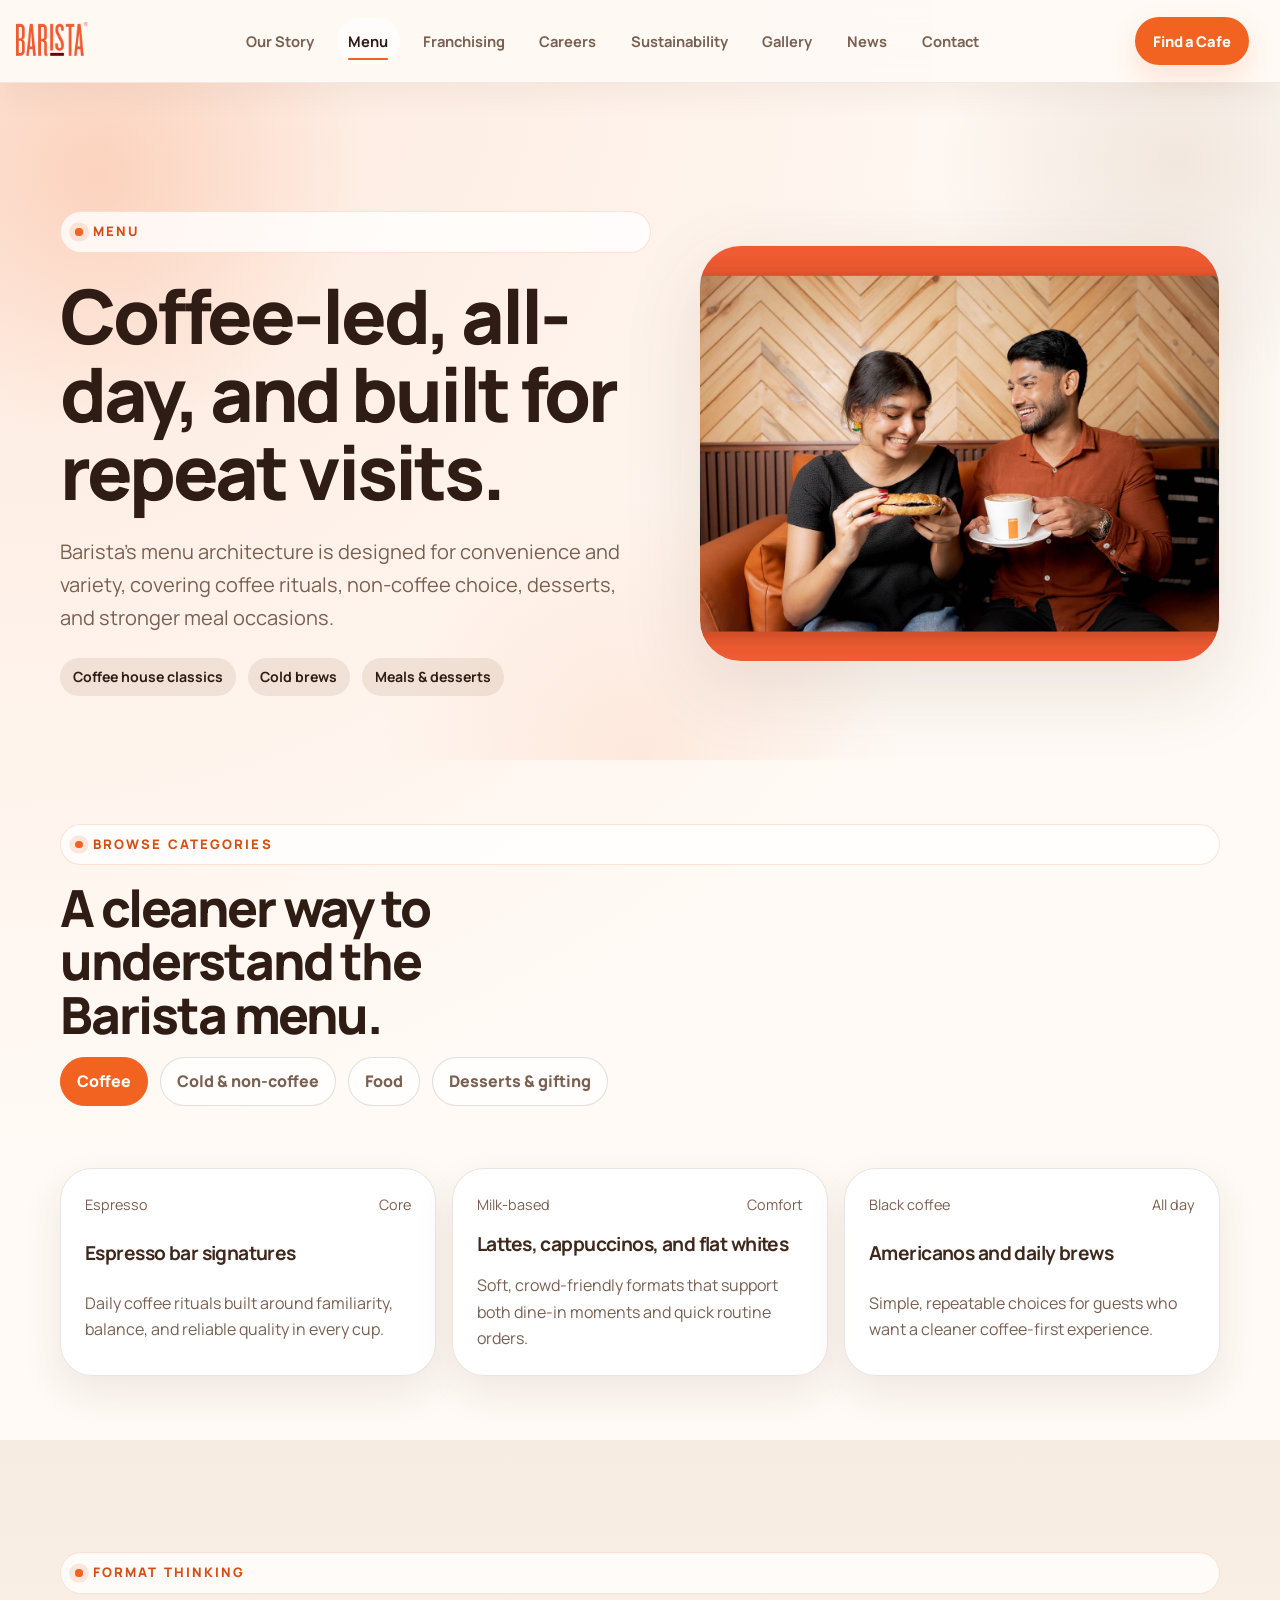
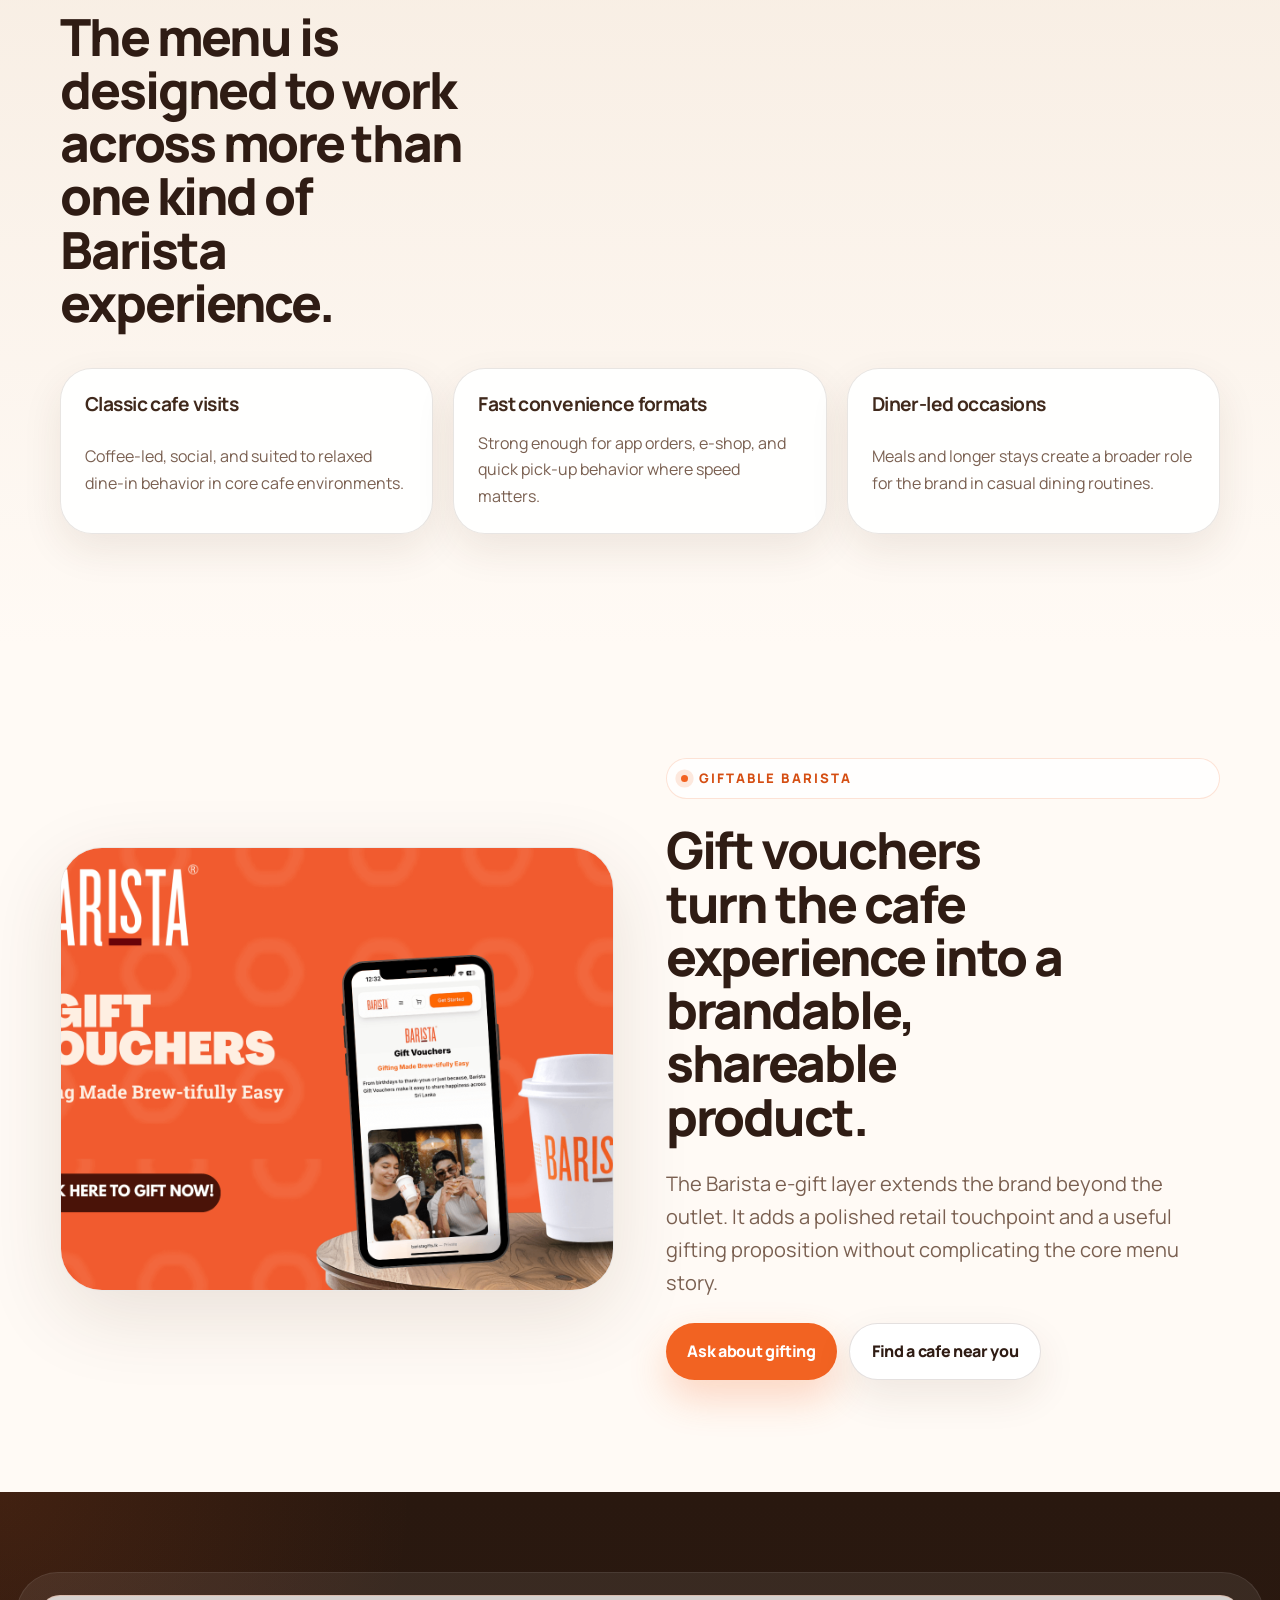
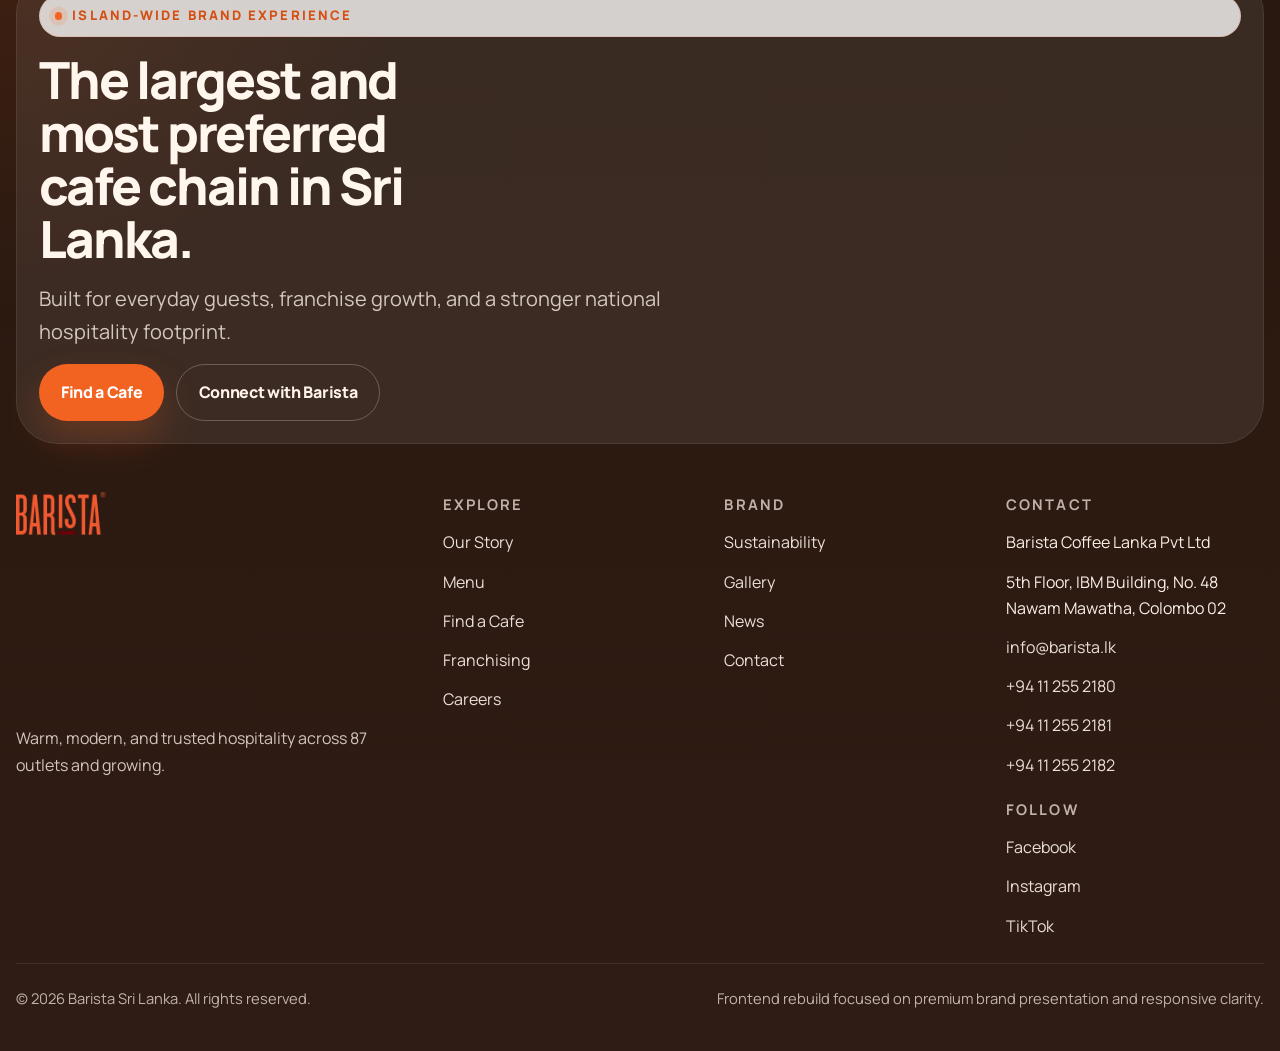
<file: menu.html>
<!DOCTYPE html>
<html lang="en">
<head>
  <meta charset="UTF-8">
  <meta name="viewport" content="width=device-width, initial-scale=1.0">
  <title>Menu | Barista Sri Lanka</title>
  <meta
    name="description"
    content="Explore Barista Sri Lanka's menu structure, from coffee and cold brews to meals, desserts, and giftable moments."
  >
  <link rel="icon" href="assets/img/favicon.ico">
  <link rel="preconnect" href="https://fonts.googleapis.com">
  <link rel="preconnect" href="https://fonts.gstatic.com" crossorigin>
  <link
    href="https://fonts.googleapis.com/css2?family=Fraunces:wght@600;700&family=Manrope:wght@400;500;600;700;800&display=swap"
    rel="stylesheet"
  >
  <link rel="stylesheet" href="styles/main.css">
  <script src="scripts/main.js" defer></script>
</head>
<body class="page page--menu">
  <site-header data-page="menu"></site-header>

  <main>
    <section class="page-hero">
      <div class="container page-hero-grid">
        <div class="stack" data-reveal>
          <span class="eyebrow">Menu</span>
          <h1 class="page-title">Coffee-led, all-day, and built for repeat visits.</h1>
          <p class="lead page-summary">
            Barista's menu architecture is designed for convenience and variety, covering coffee rituals, non-coffee choice,
            desserts, and stronger meal occasions.
          </p>
          <div class="pill-row">
            <span class="tag">Coffee house classics</span>
            <span class="tag">Cold brews</span>
            <span class="tag">Meals & desserts</span>
          </div>
        </div>

        <div class="image-frame page-hero-art" data-reveal>
          <img src="assets/img/slider-oct-11-1536x1025.jpg" alt="Guests enjoying a Barista burger and coffee">
        </div>
      </div>
    </section>

    <section class="section section--tight">
      <div class="container">
        <div class="tabs" data-tabs>
          <div class="section-header" data-reveal>
            <span class="eyebrow">Browse categories</span>
            <h2 class="section-title">A cleaner way to understand the Barista menu.</h2>
            <div class="tabs__controls" role="tablist" aria-label="Menu categories">
              <button class="tabs__button is-active" type="button" role="tab" data-tab-target="coffee" aria-selected="true">Coffee</button>
              <button class="tabs__button" type="button" role="tab" data-tab-target="cold" aria-selected="false">Cold & non-coffee</button>
              <button class="tabs__button" type="button" role="tab" data-tab-target="food" aria-selected="false">Food</button>
              <button class="tabs__button" type="button" role="tab" data-tab-target="desserts" aria-selected="false">Desserts & gifting</button>
            </div>
          </div>

          <div class="tabs__panel is-active" role="tabpanel" data-tab-panel="coffee">
            <div class="menu-grid">
              <article class="product-card hover-rise" data-reveal>
                <div class="product-card__meta"><span>Espresso</span><span>Core</span></div>
                <h3>Espresso bar signatures</h3>
                <p class="muted">Daily coffee rituals built around familiarity, balance, and reliable quality in every cup.</p>
              </article>
              <article class="product-card hover-rise" data-reveal>
                <div class="product-card__meta"><span>Milk-based</span><span>Comfort</span></div>
                <h3>Lattes, cappuccinos, and flat whites</h3>
                <p class="muted">Soft, crowd-friendly formats that support both dine-in moments and quick routine orders.</p>
              </article>
              <article class="product-card hover-rise" data-reveal>
                <div class="product-card__meta"><span>Black coffee</span><span>All day</span></div>
                <h3>Americanos and daily brews</h3>
                <p class="muted">Simple, repeatable choices for guests who want a cleaner coffee-first experience.</p>
              </article>
            </div>
          </div>

          <div class="tabs__panel" role="tabpanel" data-tab-panel="cold">
            <div class="menu-grid">
              <article class="product-card hover-rise" data-reveal>
                <div class="product-card__meta"><span>Cold brew</span><span>Modern</span></div>
                <h3>Ready-to-go cold brews</h3>
                <p class="muted">A youthful, portable format that gives Barista stronger relevance in fast-moving daily life.</p>
              </article>
              <article class="product-card hover-rise" data-reveal>
                <div class="product-card__meta"><span>Iced range</span><span>Refresh</span></div>
                <h3>Iced coffee and chilled signatures</h3>
                <p class="muted">Cooling, visual, and easy to repeat across seasons and outlet formats.</p>
              </article>
              <article class="product-card hover-rise" data-reveal>
                <div class="product-card__meta"><span>Tea & more</span><span>Inclusive</span></div>
                <h3>Tea and non-coffee options</h3>
                <p class="muted">A broader beverage offer that supports mixed groups and more dayparts.</p>
              </article>
            </div>
          </div>

          <div class="tabs__panel" role="tabpanel" data-tab-panel="food">
            <div class="menu-grid">
              <article class="product-card hover-rise" data-reveal>
                <div class="product-card__meta"><span>Grab & go</span><span>Speed</span></div>
                <h3>Quick bites and cafe snacks</h3>
                <p class="muted">Convenient options that support office runs, quick meetings, and afternoon breaks.</p>
              </article>
              <article class="product-card hover-rise" data-reveal>
                <div class="product-card__meta"><span>Diner format</span><span>Depth</span></div>
                <h3>Meals that extend dwell time</h3>
                <p class="muted">Heartier offerings that strengthen Barista's role as a social dining destination.</p>
              </article>
              <article class="product-card hover-rise" data-reveal>
                <div class="product-card__meta"><span>Everyday</span><span>Shareable</span></div>
                <h3>Morning to late-day food moments</h3>
                <p class="muted">Menu flexibility that works for breakfast, lunch, casual meetings, and post-work catch-ups.</p>
              </article>
            </div>
          </div>

          <div class="tabs__panel" role="tabpanel" data-tab-panel="desserts">
            <div class="menu-grid">
              <article class="product-card hover-rise" data-reveal>
                <div class="product-card__meta"><span>Sweet</span><span>Counter appeal</span></div>
                <h3>Pastries and cake moments</h3>
                <p class="muted">Desserts that increase treat-led visits and complement beverage-led occasions.</p>
              </article>
              <article class="product-card hover-rise" data-reveal>
                <div class="product-card__meta"><span>Gifting</span><span>Brand extension</span></div>
                <h3>E-gift vouchers</h3>
                <p class="muted">A giftable entry point into the Barista brand for birthdays, thank-yous, and brand-led sharing.</p>
              </article>
              <article class="product-card hover-rise" data-reveal>
                <div class="product-card__meta"><span>Loyalty pairing</span><span>Retention</span></div>
                <h3>Crown Bearers value loop</h3>
                <p class="muted">Desserts and gifting connect naturally with loyalty, repeat purchase, and occasion-based spend.</p>
              </article>
            </div>
          </div>
        </div>
      </div>
    </section>

    <section class="section section--accent">
      <div class="container">
        <div class="section-header" data-reveal>
          <span class="eyebrow">Format thinking</span>
          <h2 class="section-title">The menu is designed to work across more than one kind of Barista experience.</h2>
        </div>

        <div class="three-up">
          <article class="insight-card hover-rise" data-reveal>
            <h3>Classic cafe visits</h3>
            <p class="muted">Coffee-led, social, and suited to relaxed dine-in behavior in core cafe environments.</p>
          </article>
          <article class="insight-card hover-rise" data-reveal>
            <h3>Fast convenience formats</h3>
            <p class="muted">Strong enough for app orders, e-shop, and quick pick-up behavior where speed matters.</p>
          </article>
          <article class="insight-card hover-rise" data-reveal>
            <h3>Diner-led occasions</h3>
            <p class="muted">Meals and longer stays create a broader role for the brand in casual dining routines.</p>
          </article>
        </div>
      </div>
    </section>

    <section class="section">
      <div class="container split-grid">
        <div class="image-frame page-hero-art" data-reveal>
          <img src="assets/img/e-Gift.png" alt="Barista e-gift voucher promotion">
        </div>

        <div class="stack" data-reveal>
          <span class="eyebrow">Giftable Barista</span>
          <h2 class="section-title">Gift vouchers turn the cafe experience into a brandable, shareable product.</h2>
          <p class="lead">
            The Barista e-gift layer extends the brand beyond the outlet. It adds a polished retail touchpoint and a useful
            gifting proposition without complicating the core menu story.
          </p>
          <div class="button-row">
            <a class="button button--primary" href="contact.html">Ask about gifting</a>
            <a class="button button--secondary" href="find-a-cafe.html">Find a cafe near you</a>
          </div>
        </div>
      </div>
    </section>
  </main>

  <site-footer></site-footer>
</body>
</html>
</file>
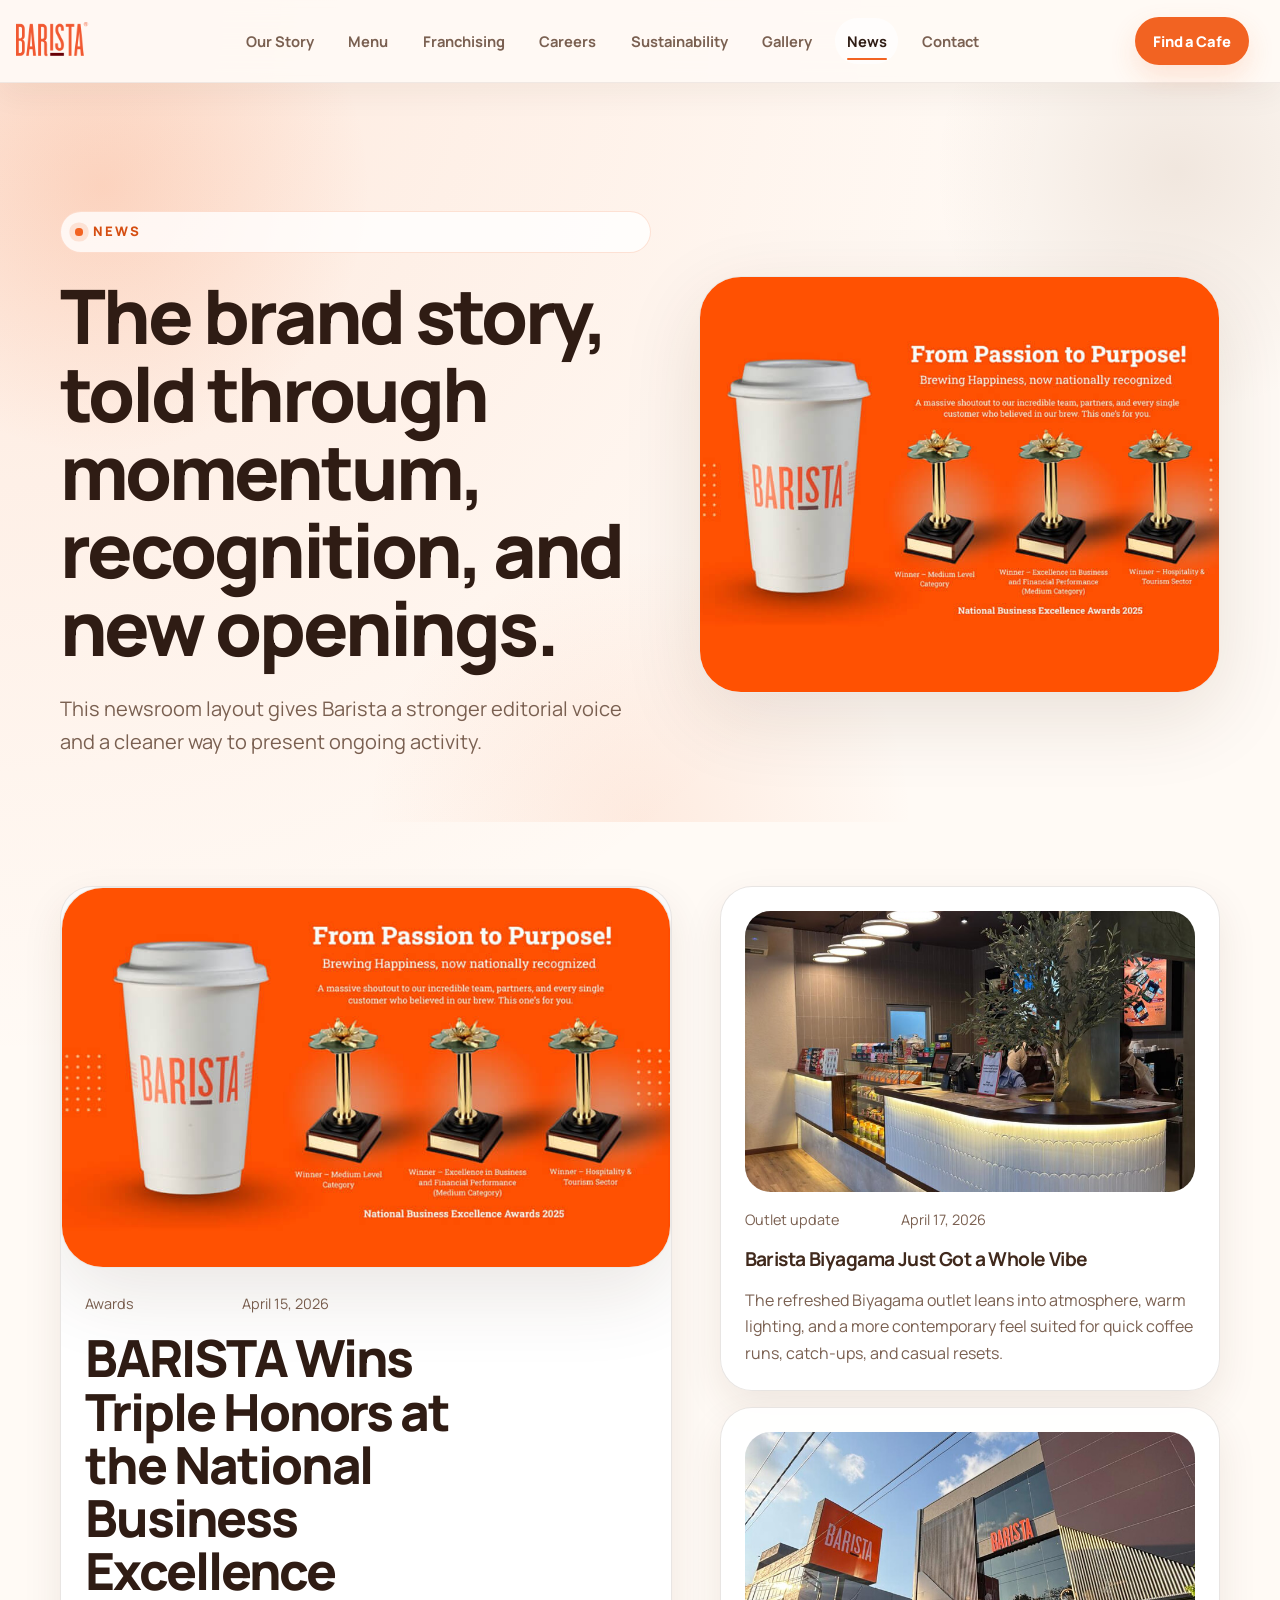
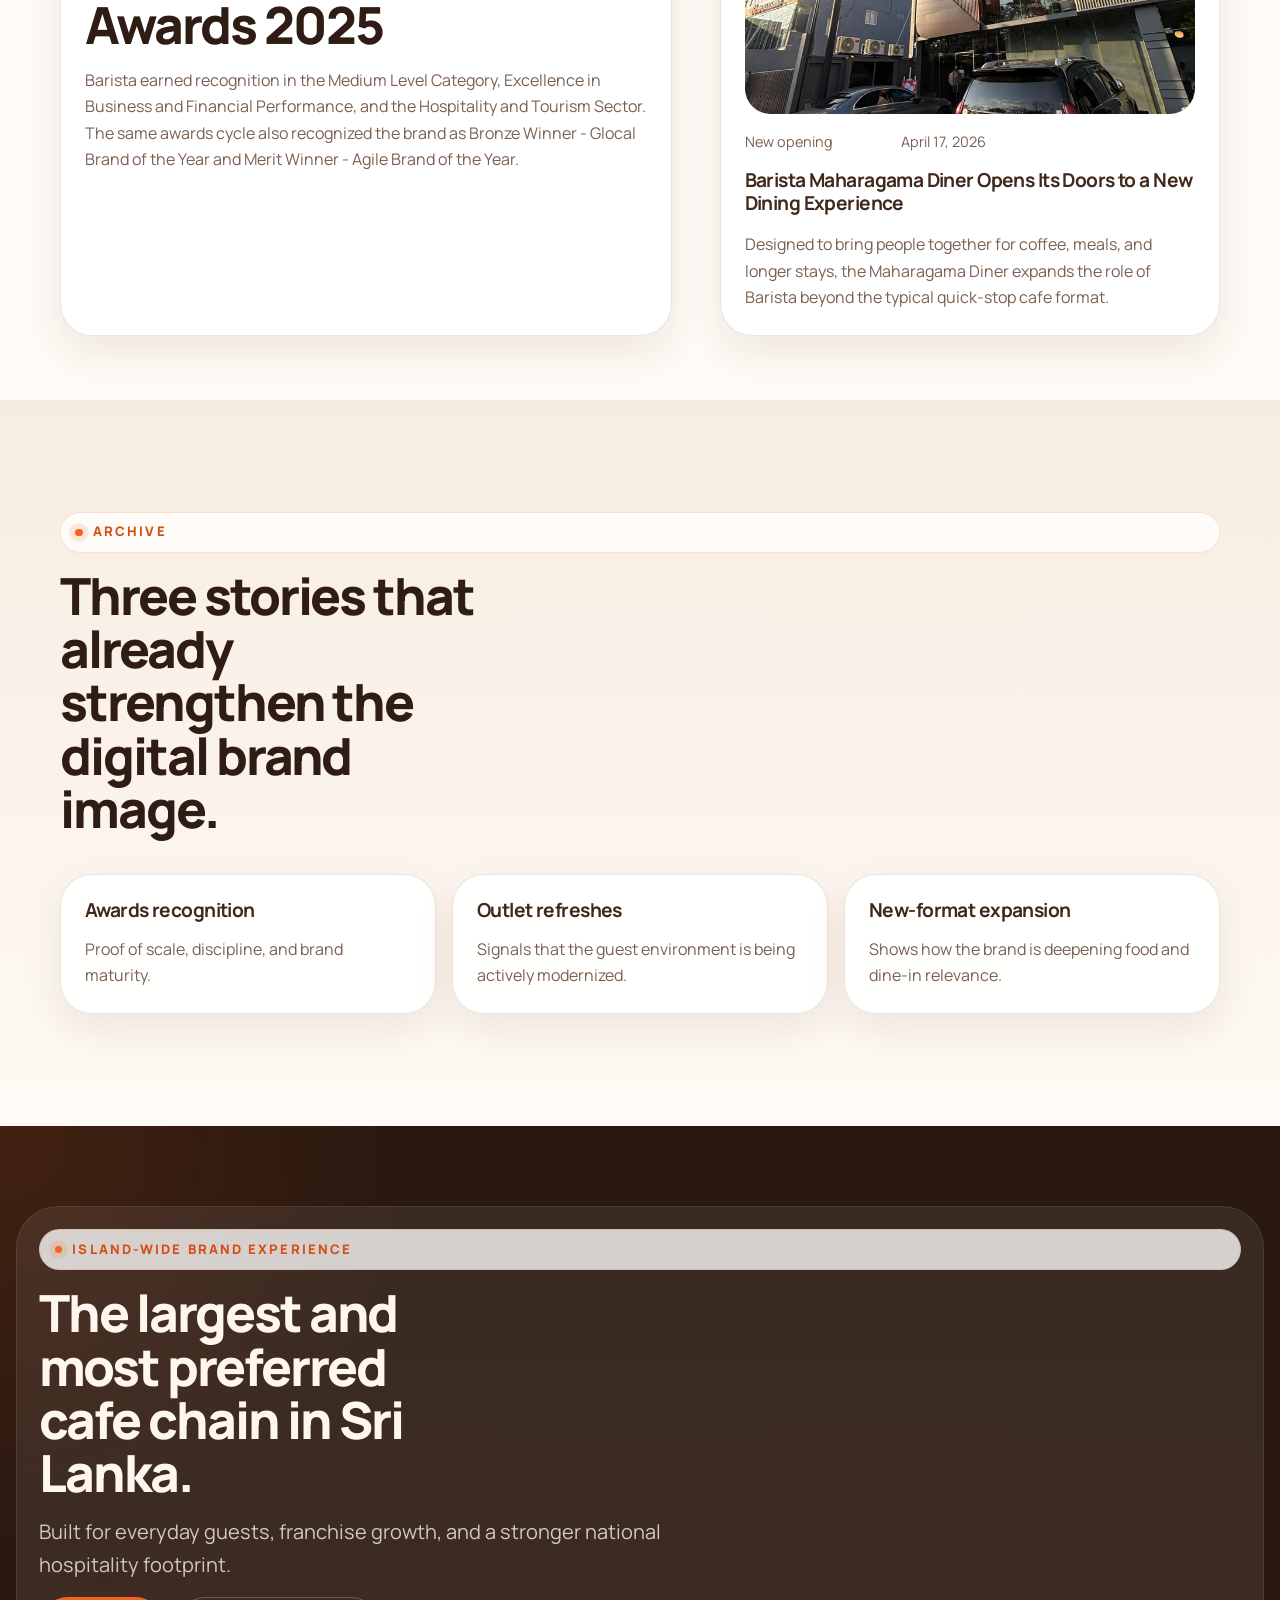
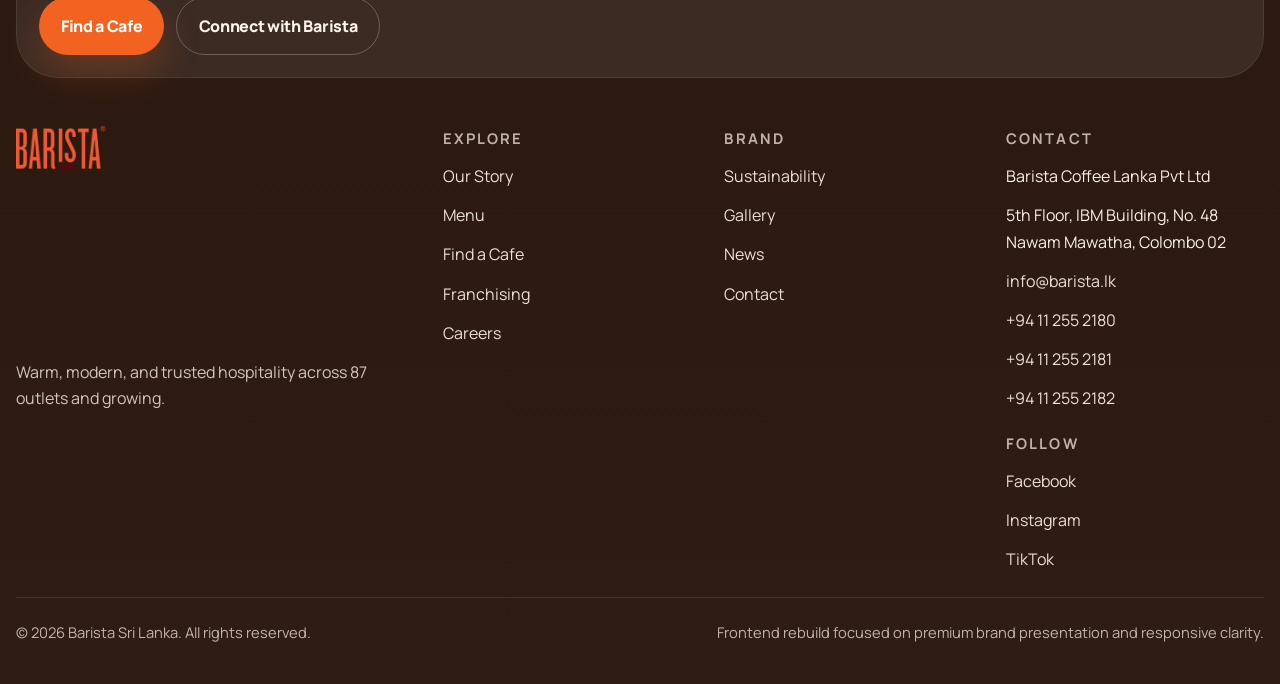
<file: news.html>
<!DOCTYPE html>
<html lang="en">
<head>
  <meta charset="UTF-8">
  <meta name="viewport" content="width=device-width, initial-scale=1.0">
  <title>News | Barista Sri Lanka</title>
  <meta
    name="description"
    content="Explore the latest updates from Barista Sri Lanka, including awards, outlet refreshes, and brand expansion stories."
  >
  <link rel="icon" href="assets/img/favicon.ico">
  <link rel="preconnect" href="https://fonts.googleapis.com">
  <link rel="preconnect" href="https://fonts.gstatic.com" crossorigin>
  <link
    href="https://fonts.googleapis.com/css2?family=Fraunces:wght@600;700&family=Manrope:wght@400;500;600;700;800&display=swap"
    rel="stylesheet"
  >
  <link rel="stylesheet" href="styles/main.css">
  <script src="scripts/main.js" defer></script>
</head>
<body class="page page--news">
  <site-header data-page="news"></site-header>

  <main>
    <section class="page-hero">
      <div class="container page-hero-grid">
        <div class="stack" data-reveal>
          <span class="eyebrow">News</span>
          <h1 class="page-title">The brand story, told through momentum, recognition, and new openings.</h1>
          <p class="lead page-summary">
            This newsroom layout gives Barista a stronger editorial voice and a cleaner way to present ongoing activity.
          </p>
        </div>

        <div class="image-frame page-hero-art" data-reveal>
          <img src="assets/img/natioanl-business-excellenceawards.jpg" alt="Barista awards visual">
        </div>
      </div>
    </section>

    <section class="section section--tight">
      <div class="container news-layout">
        <article class="card news-feature hover-rise" data-reveal id="news-awards">
          <div class="image-frame news-feature__image">
            <img src="assets/img/natioanl-business-excellenceawards.jpg" alt="Barista awards visual">
          </div>
          <div class="news-feature__content">
            <div class="article-meta">
              <span>Awards</span>
              <span>April 15, 2026</span>
            </div>
            <h2 class="section-title">BARISTA Wins Triple Honors at the National Business Excellence Awards 2025</h2>
            <p class="muted">
              Barista earned recognition in the Medium Level Category, Excellence in Business and Financial Performance, and
              the Hospitality and Tourism Sector. The same awards cycle also recognized the brand as Bronze Winner - Glocal
              Brand of the Year and Merit Winner - Agile Brand of the Year.
            </p>
          </div>
        </article>

        <div class="news-list">
          <article class="news-card hover-rise" data-reveal id="news-biyagama">
            <div class="news-card__image">
              <img src="assets/img/biyagama-news.jpg" alt="Barista Biyagama interior">
            </div>
            <div class="article-meta">
              <span>Outlet update</span>
              <span>April 17, 2026</span>
            </div>
            <h3>Barista Biyagama Just Got a Whole Vibe</h3>
            <p class="muted">
              The refreshed Biyagama outlet leans into atmosphere, warm lighting, and a more contemporary feel suited for
              quick coffee runs, catch-ups, and casual resets.
            </p>
          </article>

          <article class="news-card hover-rise" data-reveal id="news-maharagama">
            <div class="news-card__image">
              <img src="assets/img/maharagama-dinner-1.jpg" alt="Barista Maharagama Diner exterior">
            </div>
            <div class="article-meta">
              <span>New opening</span>
              <span>April 17, 2026</span>
            </div>
            <h3>Barista Maharagama Diner Opens Its Doors to a New Dining Experience</h3>
            <p class="muted">
              Designed to bring people together for coffee, meals, and longer stays, the Maharagama Diner expands the role of
              Barista beyond the typical quick-stop cafe format.
            </p>
          </article>
        </div>
      </div>
    </section>

    <section class="section section--accent">
      <div class="container">
        <div class="section-header" data-reveal>
          <span class="eyebrow">Archive</span>
          <h2 class="section-title">Three stories that already strengthen the digital brand image.</h2>
        </div>

        <div class="news-archive three-up">
          <article class="insight-card hover-rise" data-reveal>
            <h3>Awards recognition</h3>
            <p class="muted">Proof of scale, discipline, and brand maturity.</p>
          </article>
          <article class="insight-card hover-rise" data-reveal>
            <h3>Outlet refreshes</h3>
            <p class="muted">Signals that the guest environment is being actively modernized.</p>
          </article>
          <article class="insight-card hover-rise" data-reveal>
            <h3>New-format expansion</h3>
            <p class="muted">Shows how the brand is deepening food and dine-in relevance.</p>
          </article>
        </div>
      </div>
    </section>
  </main>

  <site-footer></site-footer>
</body>
</html>
</file>
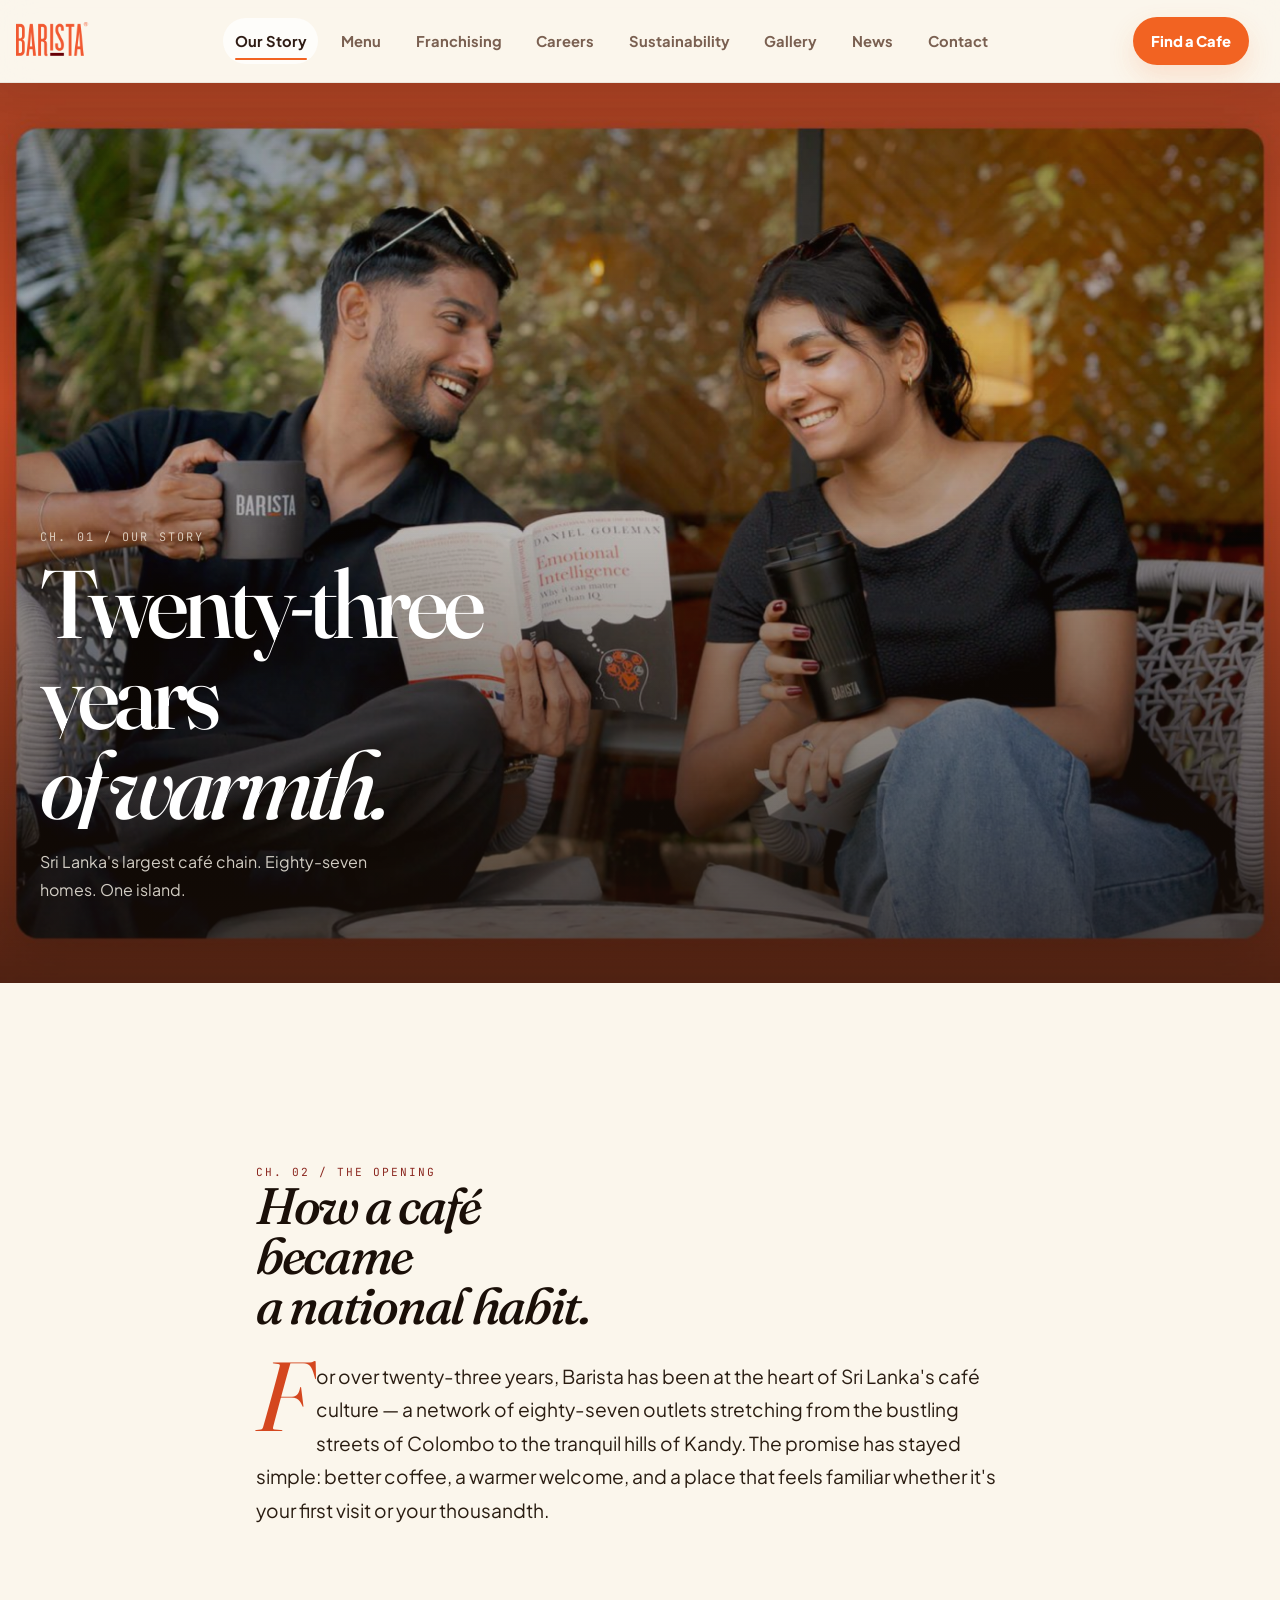
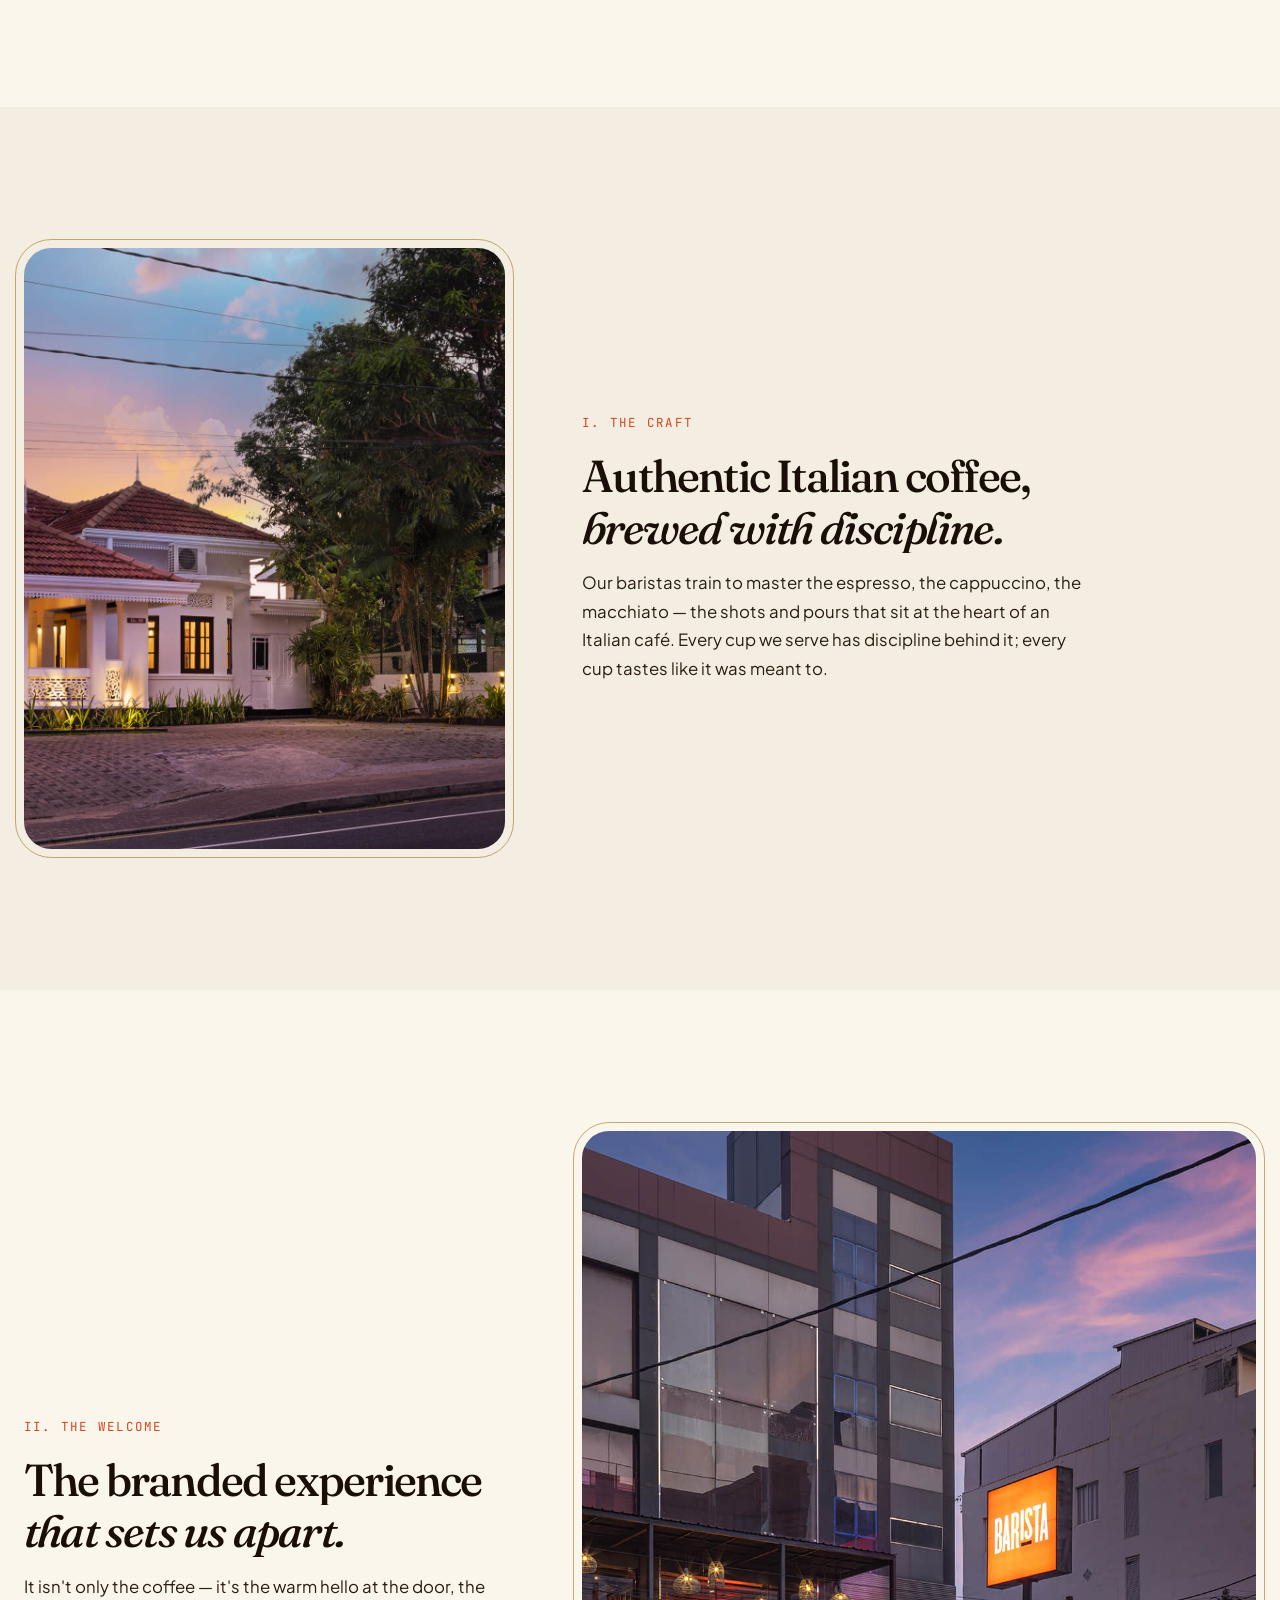
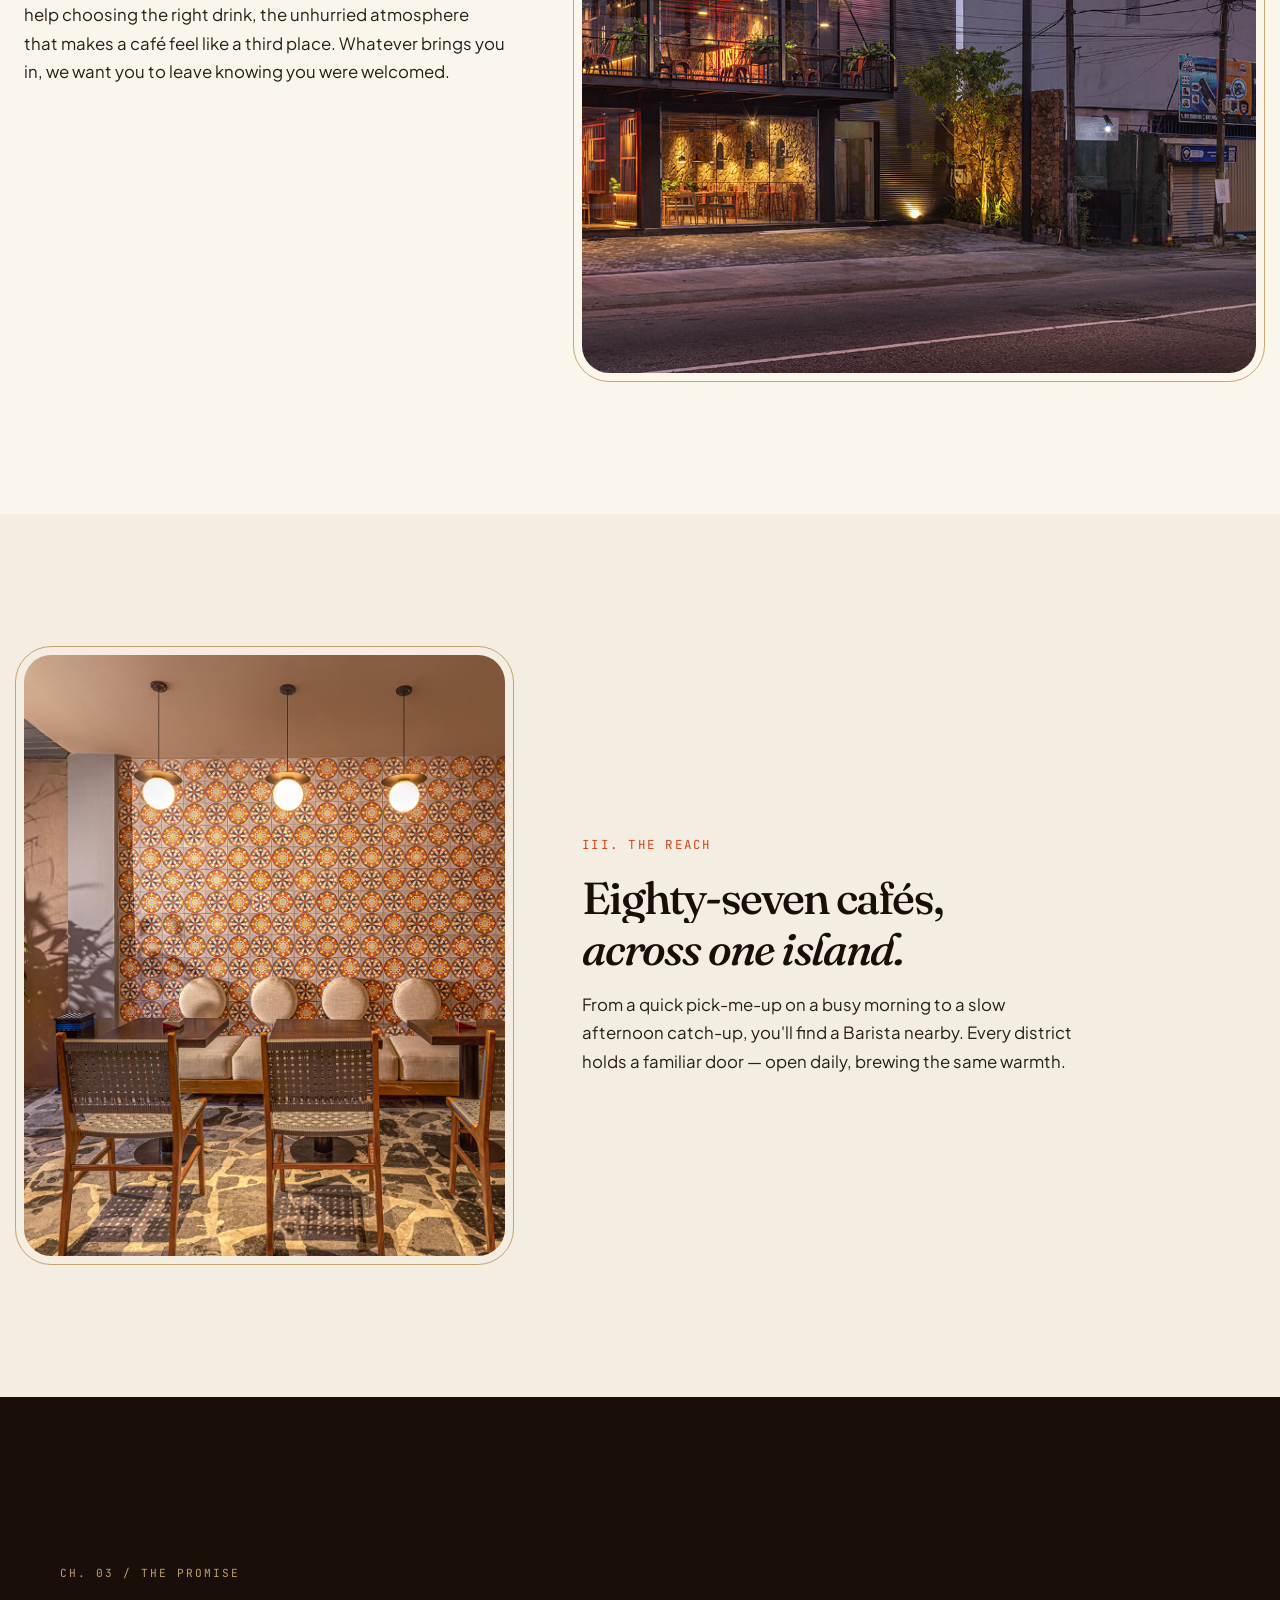
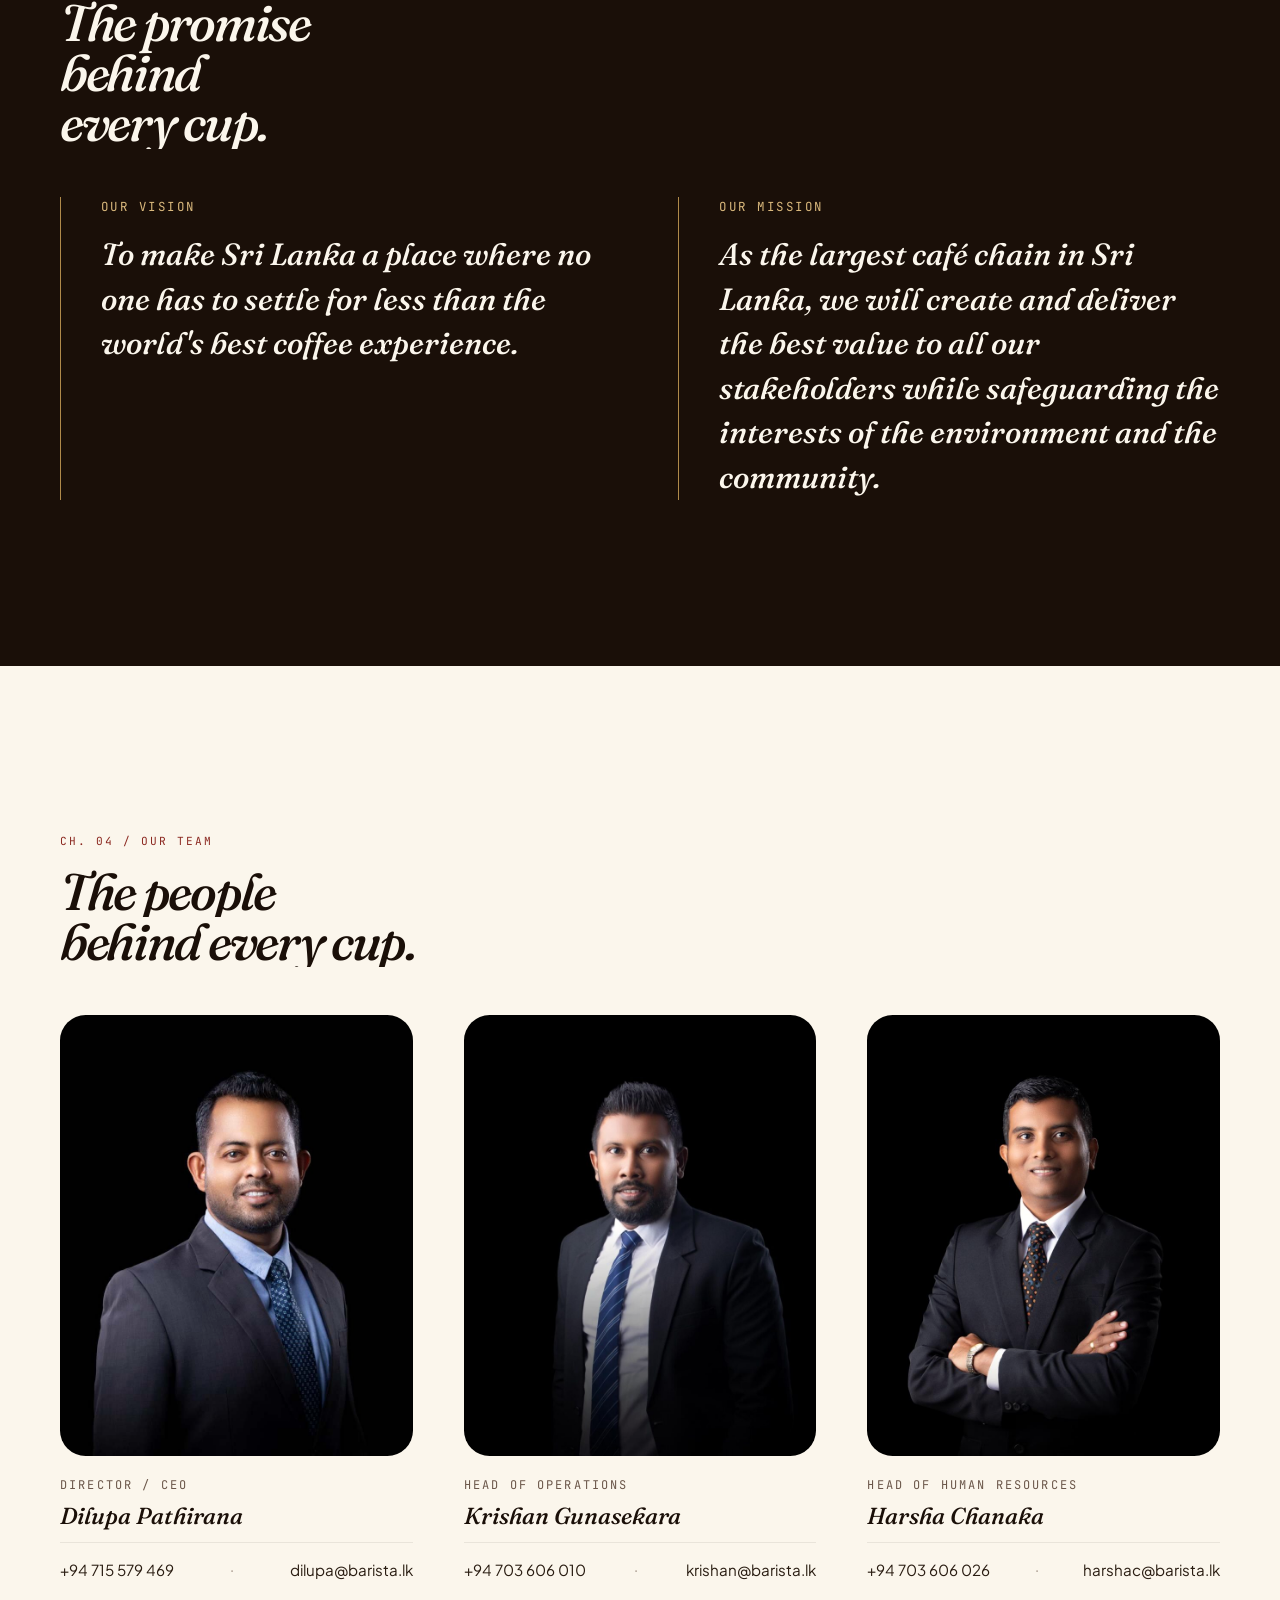
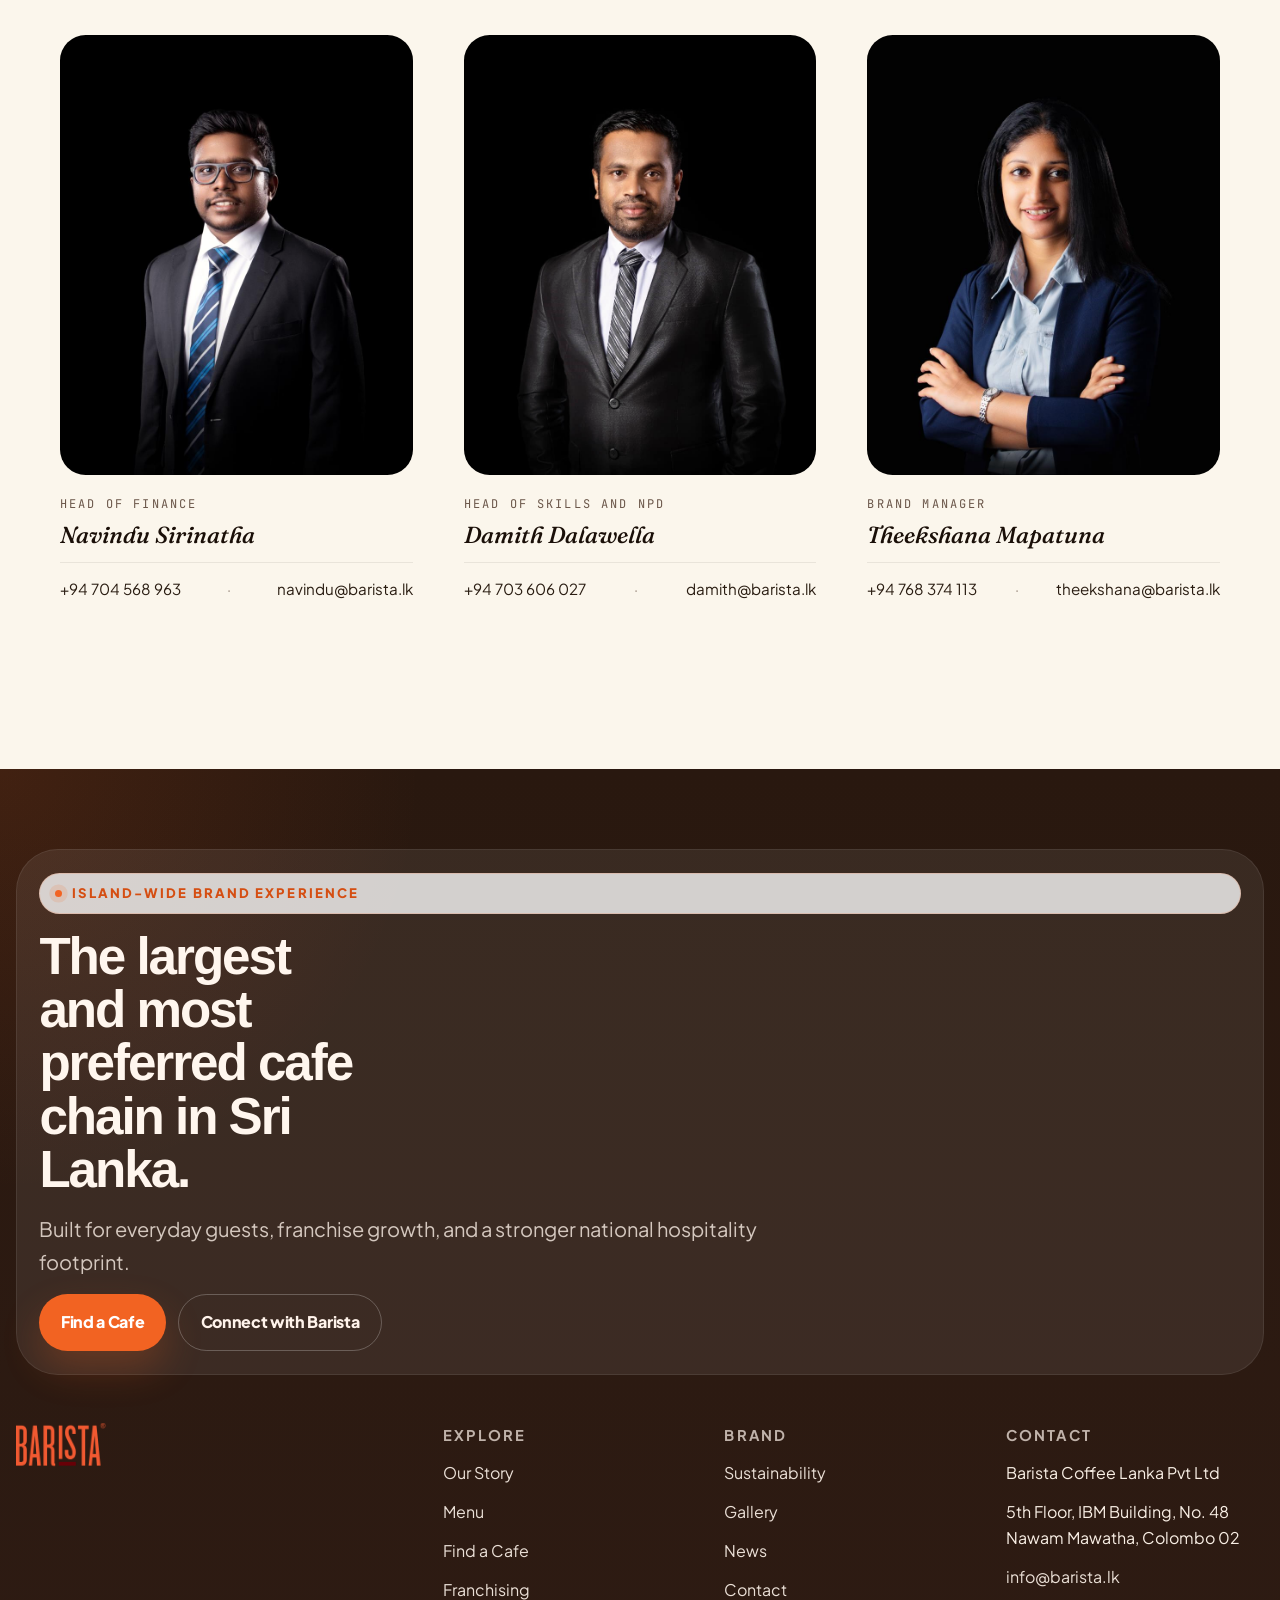
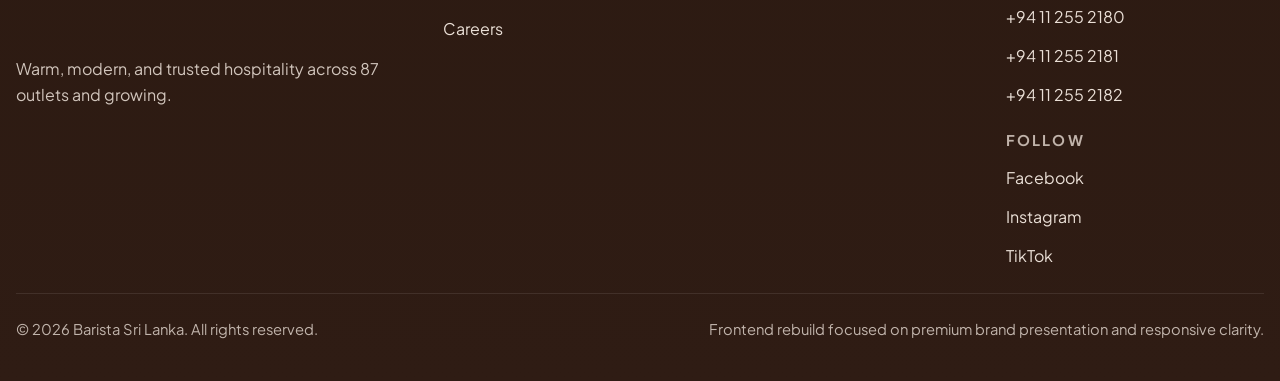
<file: our-story.html>
<!DOCTYPE html>
<html lang="en">
<head>
  <meta charset="UTF-8">
  <meta name="viewport" content="width=device-width, initial-scale=1.0">
  <title>Our Story | Barista Sri Lanka</title>
  <meta
    name="description"
    content="Step inside Barista Sri Lanka's story: 23 years of coffee, hospitality, island-wide presence, and the team shaping the brand."
  >
  <link rel="icon" href="assets/img/favicon.ico">
  <link rel="preconnect" href="https://fonts.googleapis.com">
  <link rel="preconnect" href="https://fonts.gstatic.com" crossorigin>
  <link
    href="https://fonts.googleapis.com/css2?family=Fraunces:ital,opsz,wght@0,9..144,300..900;1,9..144,300..900&family=Plus+Jakarta+Sans:wght@300..800&family=JetBrains+Mono:wght@400;500&display=swap"
    rel="stylesheet"
  >
  <link rel="stylesheet" href="styles/main.css">
  <script src="scripts/main.js" defer></script>
  <script src="scripts/our-story.js" defer></script>
</head>
<body class="page page--story">
  <site-header data-page="our-story"></site-header>

  <main class="os-page">
    <section class="os-cover" aria-labelledby="story-cover-title">
      <img
        class="os-cover__image"
        src="assets/img/slider-oct-3-1536x1025.jpg"
        alt=""
        aria-hidden="true"
        decoding="async"
        fetchpriority="high"
      >
      <div class="os-cover__overlay" aria-hidden="true"></div>

      <div class="container-wide os-cover__inner">
        <p class="os-cover__kicker">CH. 01 / OUR STORY</p>
        <h1 class="os-cover__title" id="story-cover-title" data-story-settle>
          <span class="os-settle-line"><span>Twenty-three years</span></span>
          <span class="os-settle-line"><span><em>of warmth.</em></span></span>
        </h1>
        <p class="os-cover__sub">Sri Lanka's largest caf&#233; chain. Eighty-seven homes. One island.</p>
      </div>
    </section>

    <section class="os-lead" aria-labelledby="story-lead-title">
      <div class="container os-lead__inner">
        <p class="os-kicker">CH. 02 / THE OPENING</p>
        <h2 class="os-display os-display--section" id="story-lead-title" data-story-settle>
          <span class="os-settle-line"><span>How a caf&#233; became</span></span>
          <span class="os-settle-line"><span><em>a national habit.</em></span></span>
        </h2>
        <p class="os-lead__paragraph">
          <span class="os-dropcap">F</span>or over twenty-three years, Barista has been at the heart of Sri Lanka's
          caf&#233; culture &#8212; a network of eighty-seven outlets stretching from the bustling streets of Colombo to
          the tranquil hills of Kandy. The promise has stayed simple: better coffee, a warmer welcome, and a place that
          feels familiar whether it's your first visit or your thousandth.
        </p>
      </div>
    </section>

    <section class="os-pillars" aria-label="What makes Barista, Barista">
      <article class="os-pillar os-pillar--image-left">
        <figure class="os-pillar__media hm-unmask" data-reveal>
          <img src="assets/img/Dehiwala1.jpg" alt="Skilled barista preparing coffee" loading="lazy" decoding="async">
        </figure>
        <div class="os-pillar__copy">
          <p class="os-pillar__index">I. THE CRAFT</p>
          <h3 class="os-pillar__title" data-story-settle>
            <span class="os-settle-line"><span>Authentic Italian coffee,</span></span>
            <span class="os-settle-line"><span><em>brewed with discipline.</em></span></span>
          </h3>
          <p class="os-pillar__body">
            Our baristas train to master the espresso, the cappuccino, the macchiato &#8212; the shots and pours that
            sit at the heart of an Italian caf&#233;. Every cup we serve has discipline behind it; every cup tastes like
            it was meant to.
          </p>
        </div>
      </article>

      <article class="os-pillar os-pillar--image-right">
        <figure class="os-pillar__media hm-unmask" data-reveal>
          <img src="assets/img/nugegoda1.jpg" alt="Guests inside a Barista caf&#233;" loading="lazy" decoding="async">
        </figure>
        <div class="os-pillar__copy">
          <p class="os-pillar__index">II. THE WELCOME</p>
          <h3 class="os-pillar__title" data-story-settle>
            <span class="os-settle-line"><span>The branded experience</span></span>
            <span class="os-settle-line"><span><em>that sets us apart.</em></span></span>
          </h3>
          <p class="os-pillar__body">
            It isn't only the coffee &#8212; it's the warm hello at the door, the help choosing the right drink, the
            unhurried atmosphere that makes a caf&#233; feel like a third place. Whatever brings you in, we want you to
            leave knowing you were welcomed.
          </p>
        </div>
      </article>

      <article class="os-pillar os-pillar--image-left">
        <figure class="os-pillar__media hm-unmask" data-reveal>
          <img src="assets/img/kandy1.jpg" alt="Barista caf&#233; in the hill country" loading="lazy" decoding="async">
        </figure>
        <div class="os-pillar__copy">
          <p class="os-pillar__index">III. THE REACH</p>
          <h3 class="os-pillar__title" data-story-settle>
            <span class="os-settle-line"><span>Eighty-seven caf&#233;s,</span></span>
            <span class="os-settle-line"><span><em>across one island.</em></span></span>
          </h3>
          <p class="os-pillar__body">
            From a quick pick-me-up on a busy morning to a slow afternoon catch-up, you'll find a Barista nearby. Every
            district holds a familiar door &#8212; open daily, brewing the same warmth.
          </p>
        </div>
      </article>
    </section>

    <section class="os-ethos" aria-labelledby="story-ethos-title">
      <div class="container">
        <div class="os-ethos__intro" data-reveal>
          <p class="os-kicker">CH. 03 / THE PROMISE</p>
          <h2 class="os-display os-display--section" id="story-ethos-title" data-story-settle>
            <span class="os-settle-line"><span>The promise behind</span></span>
            <span class="os-settle-line"><span><em>every cup.</em></span></span>
          </h2>
        </div>

        <div class="os-ethos__grid">
          <article class="os-ethos-card" data-reveal>
            <p class="os-ethos-card__label">OUR VISION</p>
            <blockquote class="os-ethos-card__quote">
              To make Sri Lanka a place where no one has to settle for less than the world's best coffee experience.
            </blockquote>
          </article>

          <article class="os-ethos-card" data-reveal>
            <p class="os-ethos-card__label">OUR MISSION</p>
            <blockquote class="os-ethos-card__quote">
              As the largest caf&#233; chain in Sri Lanka, we will create and deliver the best value to all our
              stakeholders while safeguarding the interests of the environment and the community.
            </blockquote>
          </article>
        </div>
      </div>
    </section>

    <section class="os-team" aria-labelledby="story-team-title">
      <div class="container">
        <div class="os-team__intro" data-reveal>
          <p class="os-kicker">CH. 04 / OUR TEAM</p>
          <h2 class="os-display os-display--section" id="story-team-title" data-story-settle>
            <span class="os-settle-line"><span>The people</span></span>
            <span class="os-settle-line"><span><em>behind every cup.</em></span></span>
          </h2>
        </div>

        <ol class="os-team__grid">
          <li class="os-team-card">
            <figure class="os-team-card__portrait hm-unmask" data-reveal>
              <img src="assets/img/Dilupa.jpg" alt="Portrait of Dilupa Pathirana" loading="lazy" decoding="async">
            </figure>
            <div class="os-team-card__body">
              <p class="os-team-card__role">Director / CEO</p>
              <h3 class="os-team-card__name">Dilupa Pathirana</h3>
              <p class="os-team-card__contact">
                <a href="tel:+94715579469">+94 715 579 469</a>
                <span aria-hidden="true">&middot;</span>
                <a href="mailto:dilupa@barista.lk">dilupa@barista.lk</a>
              </p>
            </div>
          </li>
          <li class="os-team-card">
            <figure class="os-team-card__portrait hm-unmask" data-reveal>
              <img src="assets/img/Krishan.jpeg" alt="Portrait of Krishan Gunasekara" loading="lazy" decoding="async">
            </figure>
            <div class="os-team-card__body">
              <p class="os-team-card__role">Head of Operations</p>
              <h3 class="os-team-card__name">Krishan Gunasekara</h3>
              <p class="os-team-card__contact">
                <a href="tel:+94703606010">+94 703 606 010</a>
                <span aria-hidden="true">&middot;</span>
                <a href="mailto:krishan@barista.lk">krishan@barista.lk</a>
              </p>
            </div>
          </li>
          <li class="os-team-card">
            <figure class="os-team-card__portrait hm-unmask" data-reveal>
              <img src="assets/img/harsha.jpeg" alt="Portrait of Harsha Chanaka" loading="lazy" decoding="async">
            </figure>
            <div class="os-team-card__body">
              <p class="os-team-card__role">Head of Human Resources</p>
              <h3 class="os-team-card__name">Harsha Chanaka</h3>
              <p class="os-team-card__contact">
                <a href="tel:+94703606026">+94 703 606 026</a>
                <span aria-hidden="true">&middot;</span>
                <a href="mailto:harshac@barista.lk">harshac@barista.lk</a>
              </p>
            </div>
          </li>
          <li class="os-team-card">
            <figure class="os-team-card__portrait hm-unmask" data-reveal>
              <img src="assets/img/navindu.jpg" alt="Portrait of Navindu Sirinatha" loading="lazy" decoding="async">
            </figure>
            <div class="os-team-card__body">
              <p class="os-team-card__role">Head of Finance</p>
              <h3 class="os-team-card__name">Navindu Sirinatha</h3>
              <p class="os-team-card__contact">
                <a href="tel:+94704568963">+94 704 568 963</a>
                <span aria-hidden="true">&middot;</span>
                <a href="mailto:navindu@barista.lk">navindu@barista.lk</a>
              </p>
            </div>
          </li>
          <li class="os-team-card">
            <figure class="os-team-card__portrait hm-unmask" data-reveal>
              <img src="assets/img/damith.jpg" alt="Portrait of Damith Dalawella" loading="lazy" decoding="async">
            </figure>
            <div class="os-team-card__body">
              <p class="os-team-card__role">Head of Skills and NPD</p>
              <h3 class="os-team-card__name">Damith Dalawella</h3>
              <p class="os-team-card__contact">
                <a href="tel:+94703606027">+94 703 606 027</a>
                <span aria-hidden="true">&middot;</span>
                <a href="mailto:damith@barista.lk">damith@barista.lk</a>
              </p>
            </div>
          </li>
          <li class="os-team-card">
            <figure class="os-team-card__portrait hm-unmask" data-reveal>
              <img src="assets/img/theekshana.jpeg" alt="Portrait of Theekshana Mapatuna" loading="lazy" decoding="async">
            </figure>
            <div class="os-team-card__body">
              <p class="os-team-card__role">Brand Manager</p>
              <h3 class="os-team-card__name">Theekshana Mapatuna</h3>
              <p class="os-team-card__contact">
                <a href="tel:+94768374113">+94 768 374 113</a>
                <span aria-hidden="true">&middot;</span>
                <a href="mailto:theekshana@barista.lk">theekshana@barista.lk</a>
              </p>
            </div>
          </li>
        </ol>
      </div>
    </section>
  </main>

  <site-footer></site-footer>
</body>
</html>
</file>
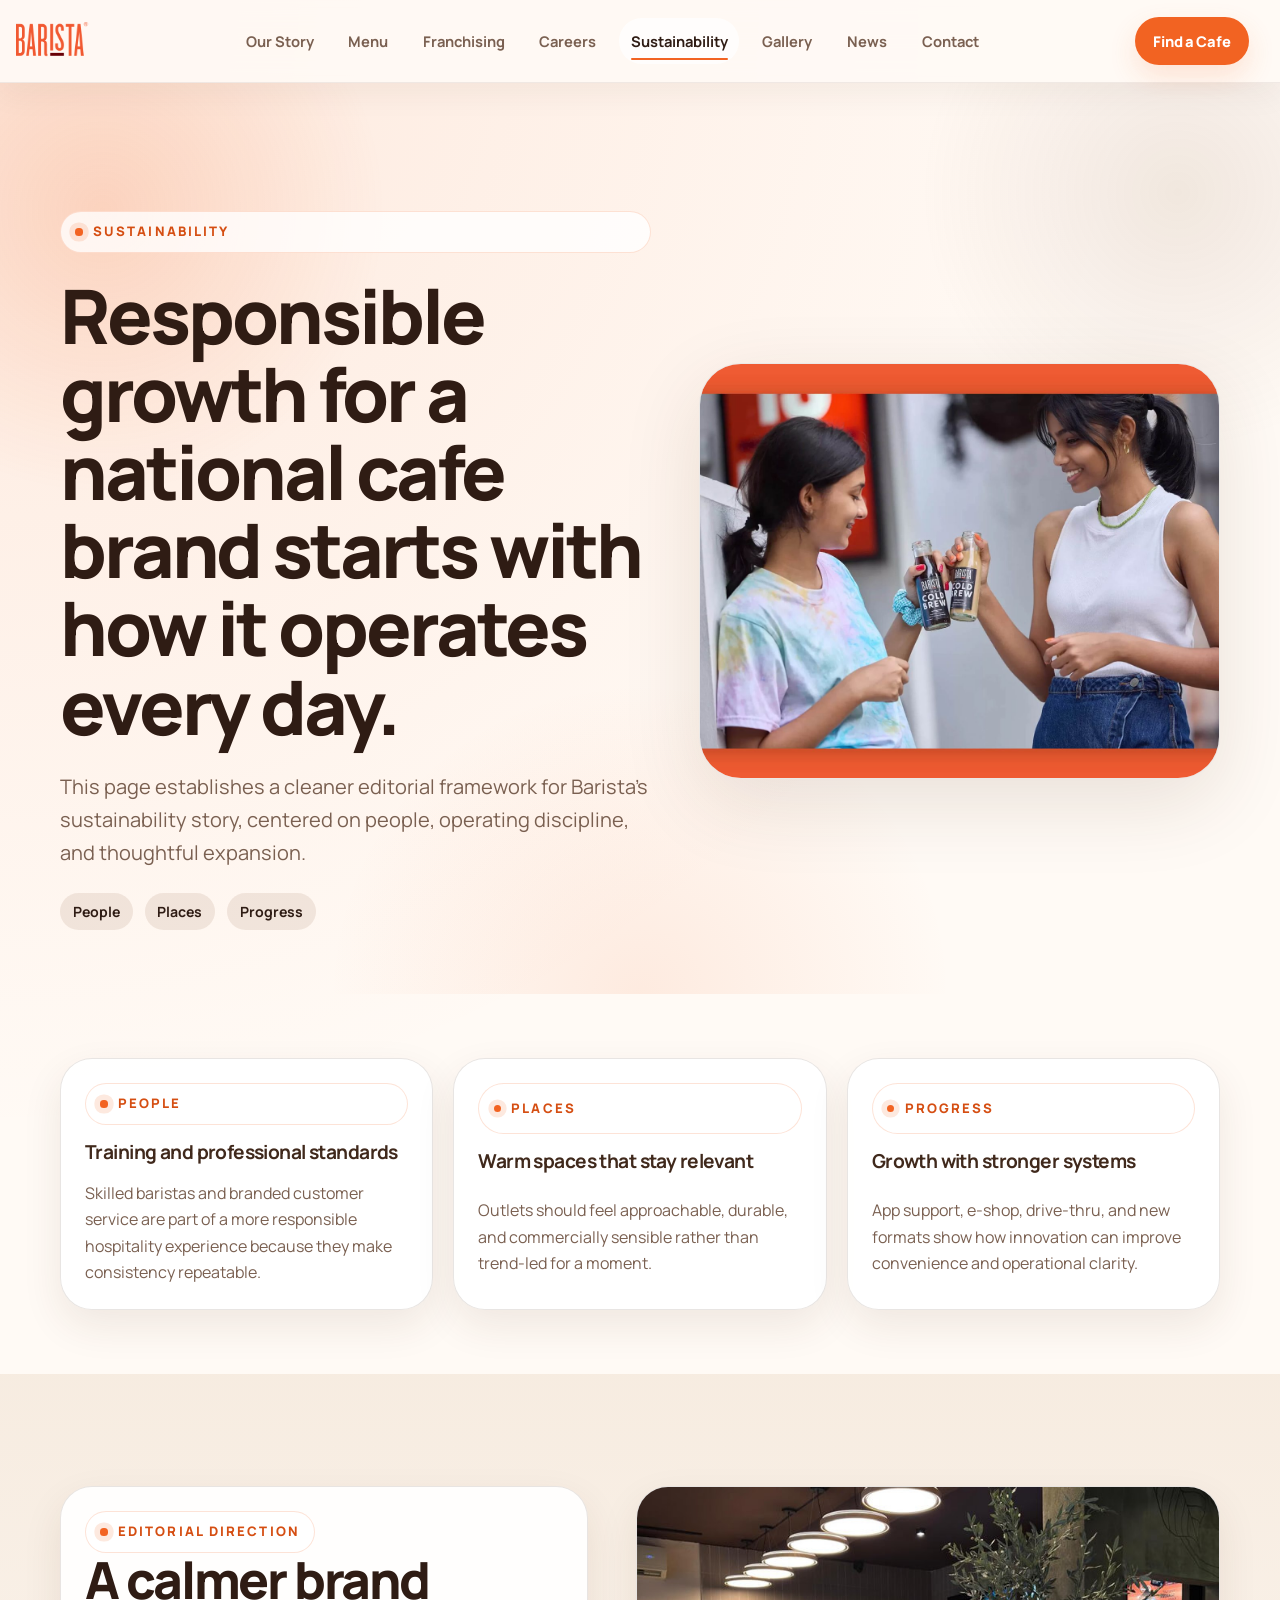
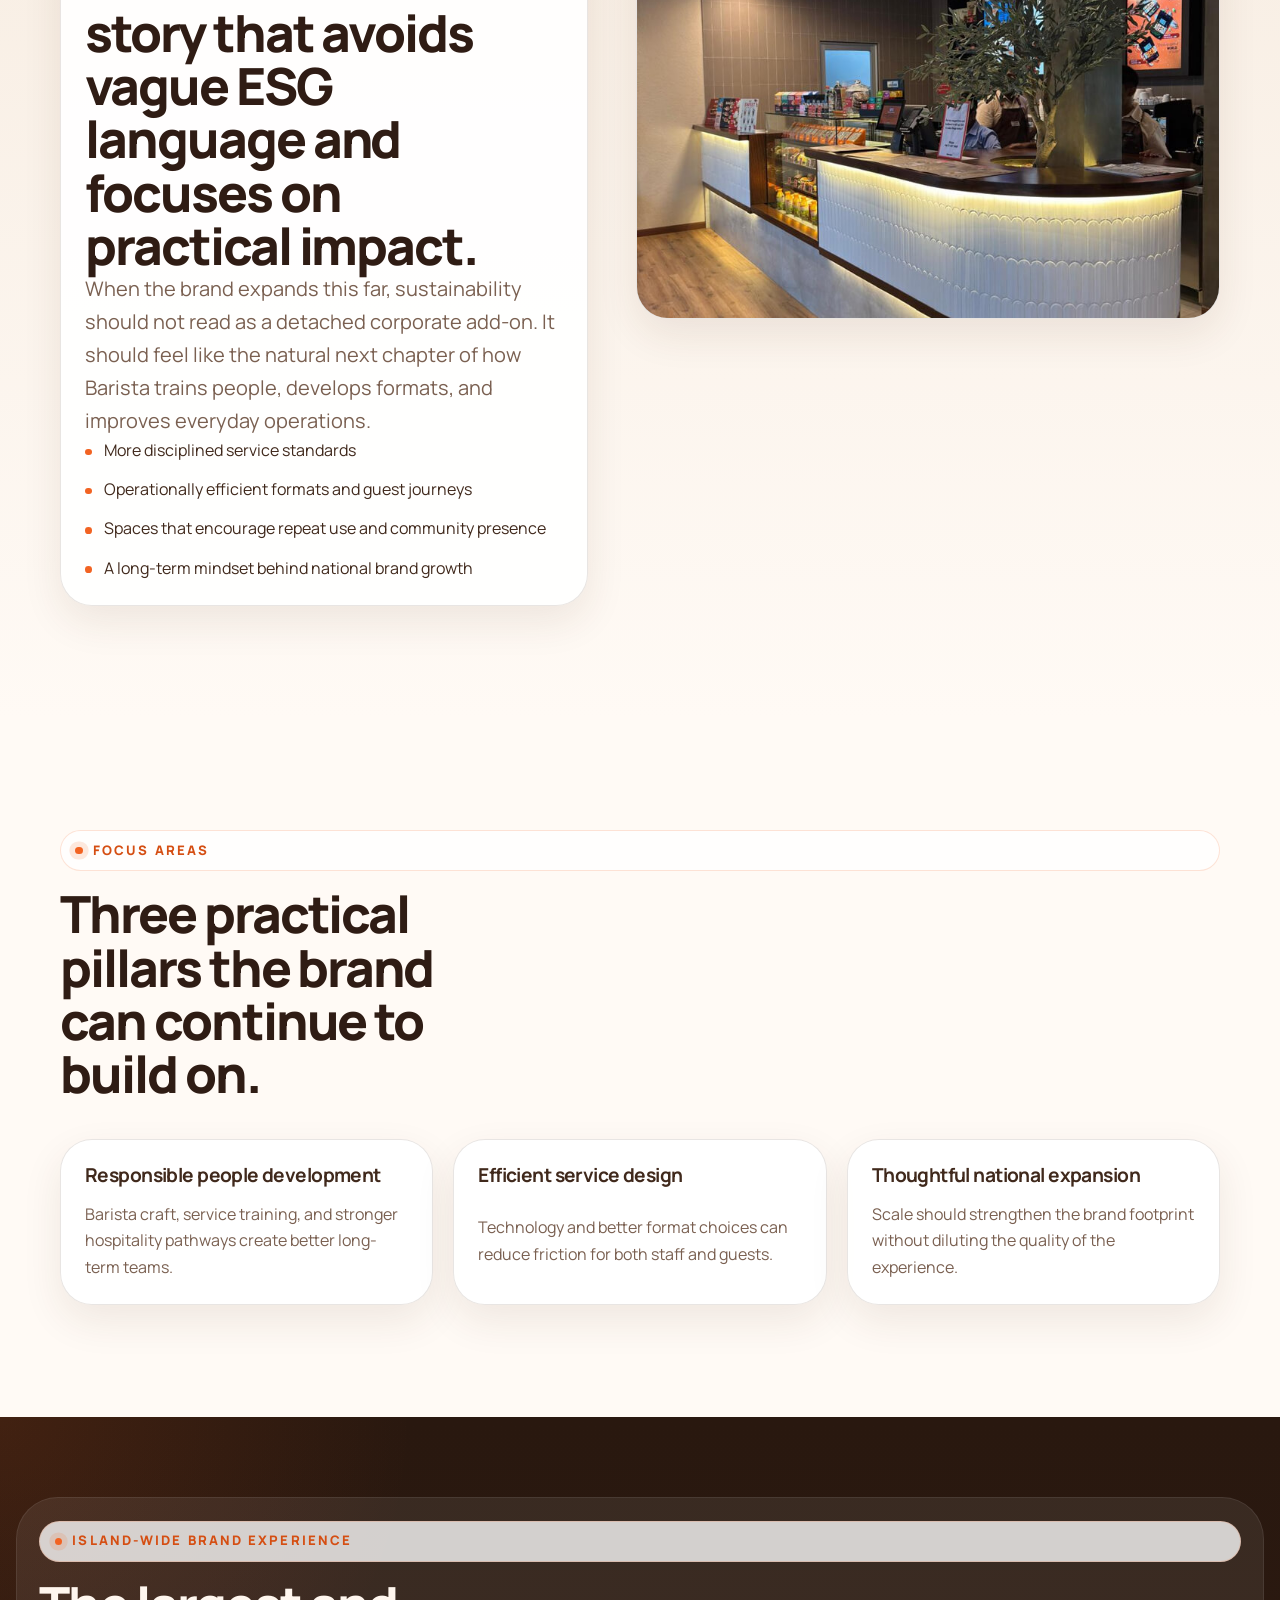
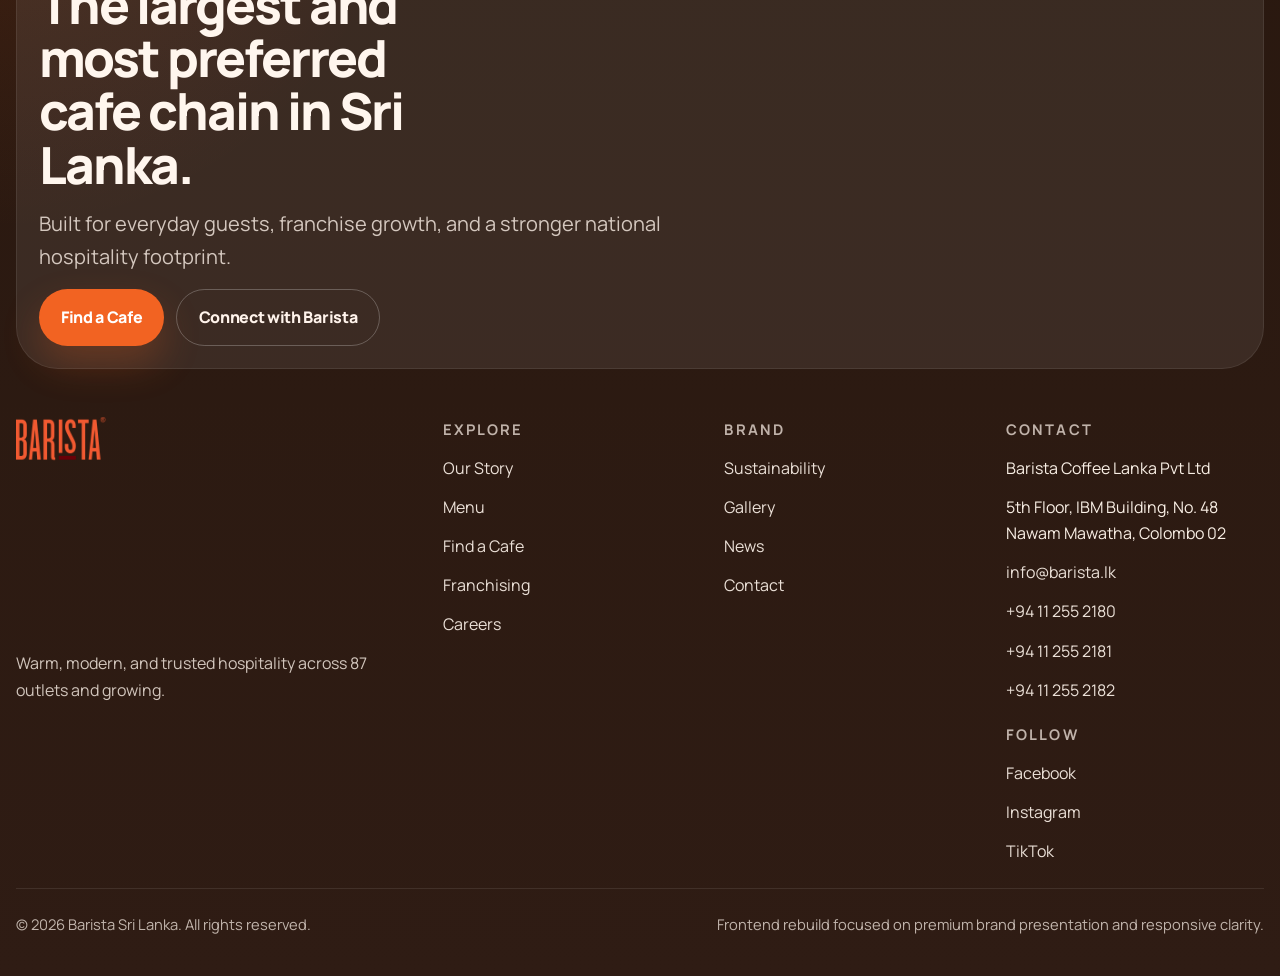
<file: sustainability.html>
<!DOCTYPE html>
<html lang="en">
<head>
  <meta charset="UTF-8">
  <meta name="viewport" content="width=device-width, initial-scale=1.0">
  <title>Sustainability | Barista Sri Lanka</title>
  <meta
    name="description"
    content="A calmer editorial sustainability page for Barista Sri Lanka, focused on responsible growth, people development, and better hospitality operations."
  >
  <link rel="icon" href="assets/img/favicon.ico">
  <link rel="preconnect" href="https://fonts.googleapis.com">
  <link rel="preconnect" href="https://fonts.gstatic.com" crossorigin>
  <link
    href="https://fonts.googleapis.com/css2?family=Fraunces:wght@600;700&family=Manrope:wght@400;500;600;700;800&display=swap"
    rel="stylesheet"
  >
  <link rel="stylesheet" href="styles/main.css">
  <script src="scripts/main.js" defer></script>
</head>
<body class="page page--sustainability">
  <site-header data-page="sustainability"></site-header>

  <main>
    <section class="page-hero">
      <div class="container page-hero-grid">
        <div class="stack" data-reveal>
          <span class="eyebrow">Sustainability</span>
          <h1 class="page-title">Responsible growth for a national cafe brand starts with how it operates every day.</h1>
          <p class="lead page-summary">
            This page establishes a cleaner editorial framework for Barista's sustainability story, centered on people,
            operating discipline, and thoughtful expansion.
          </p>
          <div class="pill-row">
            <span class="tag">People</span>
            <span class="tag">Places</span>
            <span class="tag">Progress</span>
          </div>
        </div>

        <div class="image-frame page-hero-art" data-reveal>
          <img src="assets/img/slider1-1-1536x1025.jpg" alt="Barista lifestyle image with cold brew bottles">
        </div>
      </div>
    </section>

    <section class="section section--tight">
      <div class="container">
        <div class="three-up">
          <article class="story-card hover-rise" data-reveal>
            <span class="eyebrow">People</span>
            <h3>Training and professional standards</h3>
            <p class="muted">
              Skilled baristas and branded customer service are part of a more responsible hospitality experience because they
              make consistency repeatable.
            </p>
          </article>
          <article class="story-card hover-rise" data-reveal>
            <span class="eyebrow">Places</span>
            <h3>Warm spaces that stay relevant</h3>
            <p class="muted">
              Outlets should feel approachable, durable, and commercially sensible rather than trend-led for a moment.
            </p>
          </article>
          <article class="story-card hover-rise" data-reveal>
            <span class="eyebrow">Progress</span>
            <h3>Growth with stronger systems</h3>
            <p class="muted">
              App support, e-shop, drive-thru, and new formats show how innovation can improve convenience and operational clarity.
            </p>
          </article>
        </div>
      </div>
    </section>

    <section class="section section--accent">
      <div class="container story-grid">
        <article class="card" data-reveal>
          <span class="eyebrow">Editorial direction</span>
          <h2 class="section-title">A calmer brand story that avoids vague ESG language and focuses on practical impact.</h2>
          <p class="lead">
            When the brand expands this far, sustainability should not read as a detached corporate add-on. It should feel like
            the natural next chapter of how Barista trains people, develops formats, and improves everyday operations.
          </p>
          <ul class="facts-list">
            <li>More disciplined service standards</li>
            <li>Operationally efficient formats and guest journeys</li>
            <li>Spaces that encourage repeat use and community presence</li>
            <li>A long-term mindset behind national brand growth</li>
          </ul>
        </article>

        <article class="story-card story-card--image hover-rise" data-reveal>
          <img src="assets/img/biyagama-news.jpg" alt="Barista Biyagama interior with warm lighting">
        </article>
      </div>
    </section>

    <section class="section">
      <div class="container">
        <div class="section-header" data-reveal>
          <span class="eyebrow">Focus areas</span>
          <h2 class="section-title">Three practical pillars the brand can continue to build on.</h2>
        </div>

        <div class="three-up">
          <article class="insight-card hover-rise" data-reveal>
            <h3>Responsible people development</h3>
            <p class="muted">Barista craft, service training, and stronger hospitality pathways create better long-term teams.</p>
          </article>
          <article class="insight-card hover-rise" data-reveal>
            <h3>Efficient service design</h3>
            <p class="muted">Technology and better format choices can reduce friction for both staff and guests.</p>
          </article>
          <article class="insight-card hover-rise" data-reveal>
            <h3>Thoughtful national expansion</h3>
            <p class="muted">Scale should strengthen the brand footprint without diluting the quality of the experience.</p>
          </article>
        </div>
      </div>
    </section>
  </main>

  <site-footer></site-footer>
</body>
</html>
</file>
<file: styles/main.css>
:root {
  --color-bg: #fffaf5;
  --color-bg-soft: #f8efe5;
  --color-bg-alt: #f3e6d8;
  --color-surface: rgba(255, 255, 255, 0.9);
  --color-surface-strong: #ffffff;
  --color-orange: #f26322;
  --color-orange-deep: #d54e12;
  --color-orange-soft: #ffe2d4;
  --color-brown: #8a5c3b;
  --color-brown-soft: #b69072;
  --color-espresso: #2f1c14;
  --color-espresso-soft: #4a3125;
  --color-text: #40291c;
  --color-muted: #7a6051;
  --color-line: rgba(64, 41, 28, 0.12);
  --color-line-strong: rgba(64, 41, 28, 0.2);
  --color-success: #3c7a54;
  --shadow-soft: 0 16px 40px rgba(73, 39, 18, 0.09);
  --shadow-card: 0 24px 80px rgba(73, 39, 18, 0.12);
  --shadow-hover: 0 26px 70px rgba(57, 28, 12, 0.18);
  --radius-sm: 12px;
  --radius-md: 20px;
  --radius-lg: 32px;
  --radius-xl: 42px;
  --space-1: 0.5rem;
  --space-2: 0.75rem;
  --space-3: 1rem;
  --space-4: 1.5rem;
  --space-5: 2rem;
  --space-6: 3rem;
  --space-7: 4rem;
  --space-8: 5rem;
  --space-9: 7rem;
  --space-10: 9rem;
  --container: min(1160px, calc(100% - 2rem));
  --container-wide: min(1280px, calc(100% - 2rem));
  --transition-base: 220ms ease;
  --transition-slow: 420ms ease;
  --font-sans: "Manrope", "Segoe UI", sans-serif;
  --font-display: "Fraunces", Georgia, serif;

  /* ── Manifesto palette ── */
  --paper: #f4ede1;
  --paper-cream: #fbf6ec;
  --paper-deep: #e6d8bf;
  --ink: #1a0f08;
  --ink-soft: #2a1d12;
  --smoke: #6b574a;
  --ember: #d4471f;
  --ember-deep: #a73717;
  --cardamom: #8b2820;
  --brass: #b08a4a;
  --brass-soft: #d9b87c;
  --ease-out-soft: cubic-bezier(0.2, 0.7, 0.2, 1);
  --font-mono: "JetBrains Mono", ui-monospace, "SF Mono", monospace;
}

*,
*::before,
*::after {
  box-sizing: border-box;
}

html {
  scroll-behavior: smooth;
}

body {
  margin: 0;
  font-family: var(--font-sans);
  background:
    radial-gradient(circle at top left, rgba(242, 99, 34, 0.12), transparent 26%),
    radial-gradient(circle at bottom right, rgba(138, 92, 59, 0.1), transparent 22%),
    var(--color-bg);
  color: var(--color-text);
  line-height: 1.65;
  text-rendering: optimizeLegibility;
  -webkit-font-smoothing: antialiased;
}

body.menu-open {
  overflow: hidden;
}

img,
picture,
video {
  display: block;
  max-width: 100%;
}

video {
  width: 100%;
}

button,
input,
select,
textarea {
  font: inherit;
}

a {
  color: inherit;
  text-decoration: none;
}

p,
ul,
ol,
figure {
  margin: 0;
}

ul,
ol {
  padding: 0;
}

site-header,
site-footer {
  display: block;
}

.container,
.container-wide {
  width: var(--container);
  margin-inline: auto;
}

.container-wide {
  width: var(--container-wide);
}

.section {
  padding: var(--space-9) 0;
}

.section--tight {
  padding: var(--space-7) 0;
}

.section--flush-top {
  padding-top: 0;
}

.section--accent {
  background: linear-gradient(180deg, rgba(243, 230, 216, 0.7), rgba(255, 250, 245, 0));
}

.section--dark {
  background: linear-gradient(135deg, #2b190f, #452b1f);
  color: #fbf4ed;
}

.stack {
  display: grid;
  gap: var(--space-4);
}

.split-grid {
  display: grid;
  gap: clamp(1.75rem, 4vw, 4rem);
  align-items: center;
  grid-template-columns: repeat(2, minmax(0, 1fr));
}

.three-up,
.four-up,
.auto-grid {
  display: grid;
  gap: 1.25rem;
}

.three-up {
  grid-template-columns: repeat(3, minmax(0, 1fr));
}

.four-up {
  grid-template-columns: repeat(4, minmax(0, 1fr));
}

.auto-grid {
  grid-template-columns: repeat(auto-fit, minmax(220px, 1fr));
}

.eyebrow {
  display: inline-flex;
  align-items: center;
  gap: 0.65rem;
  padding: 0.55rem 0.9rem;
  border: 1px solid rgba(242, 99, 34, 0.18);
  border-radius: 999px;
  background: rgba(255, 255, 255, 0.78);
  color: var(--color-orange-deep);
  font-size: 0.82rem;
  font-weight: 800;
  letter-spacing: 0.16em;
  text-transform: uppercase;
}

.eyebrow::before {
  content: "";
  width: 0.45rem;
  height: 0.45rem;
  border-radius: 50%;
  background: var(--color-orange);
  box-shadow: 0 0 0 0.35rem rgba(242, 99, 34, 0.14);
}

.display,
.section-title,
.page-title,
.hero-title {
  margin: 0;
  font-family: var(--font-sans);
  font-weight: 800;
  color: var(--color-espresso);
  line-height: 1.04;
  letter-spacing: -0.04em;
}

.hero-title {
  font-size: clamp(3.1rem, 8vw, 6.1rem);
  max-width: 11ch;
}

.page-title {
  font-size: clamp(2.8rem, 7vw, 4.7rem);
  max-width: 12ch;
}

.section-title {
  font-size: clamp(2rem, 4vw, 3.2rem);
  max-width: 12ch;
}

.display {
  font-size: clamp(2.3rem, 4.3vw, 3.7rem);
  max-width: 11ch;
}

.display--serif,
.page-title span,
.section-title span,
.hero-title span,
.accent-serf {
  font-family: var(--font-display);
  font-weight: 700;
}

.lead {
  font-size: clamp(1.05rem, 1.6vw, 1.25rem);
  color: var(--color-muted);
  max-width: 58ch;
}

.lead--light {
  color: rgba(255, 241, 233, 0.78);
}

.section-title--light {
  color: #fff6ee;
}

.muted {
  color: var(--color-muted);
}

.small {
  font-size: 0.92rem;
}

.pill-row,
.button-row,
.meta-row,
.tag-row {
  display: flex;
  flex-wrap: wrap;
  gap: 0.75rem;
}

.tag {
  display: inline-flex;
  align-items: center;
  gap: 0.45rem;
  padding: 0.45rem 0.8rem;
  border-radius: 999px;
  background: rgba(138, 92, 59, 0.12);
  color: var(--color-espresso);
  font-size: 0.88rem;
  font-weight: 700;
}

.tag--light {
  background: rgba(255, 255, 255, 0.16);
  color: #fff6ef;
}

.button {
  display: inline-flex;
  align-items: center;
  justify-content: center;
  gap: 0.65rem;
  min-height: 3.35rem;
  padding: 0.9rem 1.35rem;
  border: 0;
  border-radius: 999px;
  cursor: pointer;
  font-weight: 800;
  letter-spacing: -0.02em;
  transition:
    transform var(--transition-base),
    box-shadow var(--transition-base),
    background var(--transition-base),
    color var(--transition-base),
    border-color var(--transition-base);
}

.button:hover,
.button:focus-visible {
  transform: translateY(-2px);
}

.button:focus-visible,
.filter-chip:focus-visible,
.tabs__button:focus-visible,
.gallery-card__button:focus-visible,
.menu-toggle:focus-visible,
.dialog-close:focus-visible {
  outline: 3px solid rgba(242, 99, 34, 0.32);
  outline-offset: 2px;
}

.button--primary {
  background: var(--color-orange);
  color: #ffffff;
  box-shadow: 0 18px 38px rgba(242, 99, 34, 0.24);
}

.button--primary:hover,
.button--primary:focus-visible {
  background: var(--color-orange-deep);
  box-shadow: 0 22px 40px rgba(213, 78, 18, 0.24);
}

.button--secondary {
  background: #ffffff;
  color: var(--color-espresso);
  border: 1px solid rgba(64, 41, 28, 0.14);
  box-shadow: var(--shadow-soft);
}

.button--secondary:hover,
.button--secondary:focus-visible {
  border-color: rgba(64, 41, 28, 0.25);
}

.button--ghost {
  background: transparent;
  color: var(--color-espresso);
  border: 1px solid rgba(64, 41, 28, 0.16);
}

.button--ghost-light {
  color: #fff3eb;
  border: 1px solid rgba(255, 255, 255, 0.24);
}

.button--dark {
  background: #ffffff;
  color: var(--color-espresso);
}

.button__icon {
  width: 1.1rem;
  height: 1.1rem;
  border-radius: 50%;
  background: currentColor;
  opacity: 0.12;
}

.link-arrow {
  display: inline-flex;
  align-items: center;
  gap: 0.5rem;
  color: var(--color-orange-deep);
  font-weight: 800;
}

.link-arrow::after {
  content: "->";
  transition: transform var(--transition-base);
}

.link-arrow:hover::after,
.link-arrow:focus-visible::after {
  transform: translateX(0.2rem);
}

.card,
.surface,
.stat-card,
.feature-card,
.story-card,
.location-card,
.product-card,
.news-card,
.job-card,
.insight-card,
.info-card {
  position: relative;
  background: rgba(255, 255, 255, 0.92);
  border: 1px solid var(--color-line);
  border-radius: var(--radius-lg);
  box-shadow: var(--shadow-soft);
}

.card,
.surface,
.feature-card,
.story-card,
.location-card,
.product-card,
.news-card,
.job-card,
.insight-card,
.info-card {
  padding: 1.5rem;
}

.card--dark,
.surface--dark {
  background: rgba(52, 33, 23, 0.96);
  color: #fbf3eb;
  border-color: rgba(255, 255, 255, 0.12);
}

.card--soft {
  background: rgba(248, 239, 229, 0.8);
}

.hover-rise {
  transition:
    transform var(--transition-base),
    box-shadow var(--transition-base),
    border-color var(--transition-base);
}

.hover-rise:hover,
.hover-rise:focus-within {
  transform: translateY(-6px);
  box-shadow: var(--shadow-hover);
  border-color: rgba(242, 99, 34, 0.22);
}

.divider {
  height: 1px;
  background: var(--color-line);
}

.image-frame {
  position: relative;
  overflow: hidden;
  border-radius: var(--radius-xl);
  border: 1px solid rgba(64, 41, 28, 0.1);
  box-shadow: var(--shadow-card);
  background: #ffffff;
}

.image-frame img,
.image-frame video {
  width: 100%;
  height: 100%;
  object-fit: cover;
  transition: transform 700ms ease;
}

.image-frame:hover img,
.image-frame:hover video {
  transform: scale(1.03);
}

.media-badge {
  position: absolute;
  display: inline-grid;
  gap: 0.35rem;
  min-width: 10rem;
  padding: 1rem 1.1rem;
  border-radius: 1.4rem;
  background: rgba(255, 255, 255, 0.94);
  border: 1px solid rgba(64, 41, 28, 0.12);
  box-shadow: 0 18px 50px rgba(60, 37, 21, 0.16);
  backdrop-filter: blur(14px);
}

.media-badge strong {
  font-size: 1.4rem;
  line-height: 1;
}

.media-badge span {
  color: var(--color-muted);
  font-size: 0.9rem;
}

.section-header {
  display: grid;
  gap: 1rem;
  margin-bottom: clamp(2rem, 3vw, 3rem);
}

.section-header--split {
  display: flex;
  justify-content: space-between;
  align-items: end;
  gap: 1.5rem;
}

.header-shell {
  position: sticky;
  top: 0;
  z-index: 30;
  background: rgba(255, 250, 245, 0.9);
  backdrop-filter: blur(16px);
  border-bottom: 1px solid rgba(64, 41, 28, 0.08);
  box-shadow: 0 12px 30px rgba(60, 37, 21, 0.05);
}

.header-inner {
  width: var(--container-wide);
  margin-inline: auto;
  display: grid;
  align-items: center;
  grid-template-columns: auto minmax(0, 1fr) auto auto;
  gap: clamp(0.55rem, 1.2vw, 1.25rem);
  min-height: 5.15rem;
}

.brand-link {
  display: inline-flex;
  align-items: center;
  justify-self: start;
  flex: 0 0 auto;
  gap: 0;
}

.brand-link img {
  width: auto;
  height: clamp(2.4rem, 2.7vw, 2.85rem);
}

.brand-text {
  display: grid;
  gap: 0.1rem;
}

.brand-text strong {
  font-size: 0.92rem;
  letter-spacing: 0.05em;
  text-transform: uppercase;
}

.brand-text span {
  color: var(--color-muted);
  font-size: 0.8rem;
}

.nav-desktop ul,
.footer-link-list,
.social-list,
.article-meta,
.feature-list,
.timeline,
.facts-list,
.contact-list,
.mobile-link-list {
  list-style: none;
}

.nav-desktop ul {
  display: flex;
  align-items: center;
  justify-content: center;
  gap: clamp(0.15rem, 0.9vw, 0.8rem);
  flex-wrap: nowrap;
  min-width: 0;
}

.nav-desktop {
  min-width: 0;
}

.nav-desktop li {
  flex: 0 0 auto;
}

.nav-link {
  position: relative;
  display: inline-flex;
  align-items: center;
  min-height: 2.9rem;
  padding: 0.52rem 0.72rem;
  color: var(--color-muted);
  font-weight: 700;
  font-size: 0.92rem;
  line-height: 1;
  white-space: nowrap;
  text-wrap: nowrap;
  border-radius: 999px;
  transition: color var(--transition-base), background var(--transition-base);
}

.nav-link::after {
  content: "";
  position: absolute;
  left: 0.72rem;
  right: 0.72rem;
  bottom: 0.3rem;
  height: 2px;
  border-radius: 999px;
  background: var(--color-orange);
  transform: scaleX(0);
  transform-origin: center;
  transition: transform var(--transition-base);
}

.nav-link:hover,
.nav-link:focus-visible,
.nav-link[aria-current="page"] {
  color: var(--color-espresso);
  background: rgba(255, 255, 255, 0.72);
}

.nav-link:hover::after,
.nav-link:focus-visible::after,
.nav-link[aria-current="page"]::after {
  transform: scaleX(1);
}

.header-actions {
  display: flex;
  align-items: center;
  gap: 0.85rem;
  justify-self: end;
  flex: 0 0 auto;
}

.button--header-cta {
  min-height: 3rem;
  padding: 0.82rem 1.15rem;
  font-size: 0.92rem;
  line-height: 1;
  white-space: nowrap;
  box-shadow: 0 12px 28px rgba(242, 99, 34, 0.16);
}

.menu-toggle {
  display: none;
  width: 3rem;
  height: 3rem;
  border-radius: 50%;
  border: 1px solid var(--color-line);
  background: rgba(255, 255, 255, 0.82);
  align-items: center;
  justify-content: center;
  cursor: pointer;
}

.menu-toggle span,
.menu-toggle::before,
.menu-toggle::after {
  content: "";
  position: absolute;
  width: 1.15rem;
  height: 2px;
  border-radius: 999px;
  background: var(--color-espresso);
  transition: transform var(--transition-base), opacity var(--transition-base);
}

.menu-toggle span {
  position: relative;
}

.menu-toggle::before {
  transform: translateY(-0.38rem);
}

.menu-toggle::after {
  transform: translateY(0.38rem);
}

.mobile-menu {
  position: fixed;
  inset: 0;
  z-index: 35;
  opacity: 0;
  visibility: hidden;
  transition: opacity var(--transition-base), visibility var(--transition-base);
}

.mobile-menu.is-open {
  opacity: 1;
  visibility: visible;
}

.mobile-menu__backdrop {
  position: absolute;
  inset: 0;
  background: rgba(38, 23, 15, 0.45);
  backdrop-filter: blur(12px);
}

.mobile-menu__panel {
  position: absolute;
  top: 0;
  right: 0;
  display: grid;
  gap: 1.5rem;
  width: min(23rem, 100%);
  height: 100%;
  padding: 1.25rem;
  background: linear-gradient(180deg, #fff7f1, #f4e5d8);
  box-shadow: -20px 0 50px rgba(32, 17, 11, 0.14);
  transform: translateX(100%);
  transition: transform var(--transition-slow);
}

.mobile-menu.is-open .mobile-menu__panel {
  transform: translateX(0);
}

.mobile-menu__top {
  display: flex;
  justify-content: space-between;
  align-items: center;
}

.mobile-menu__close {
  width: 2.75rem;
  height: 2.75rem;
  border-radius: 50%;
  border: 1px solid var(--color-line);
  background: #fff;
  cursor: pointer;
}

.mobile-link-list {
  display: grid;
  gap: 0.35rem;
}

.mobile-link {
  display: flex;
  justify-content: space-between;
  align-items: center;
  padding: 1rem 1.1rem;
  border-radius: 1.25rem;
  background: rgba(255, 255, 255, 0.76);
  border: 1px solid rgba(64, 41, 28, 0.08);
  font-weight: 800;
}

.mobile-link span:first-child {
  white-space: nowrap;
}

.mobile-link span:last-child {
  color: var(--color-orange-deep);
}

.mobile-menu__footer {
  margin-top: auto;
  display: grid;
  gap: 1rem;
  padding: 1.15rem;
  border-radius: 1.6rem;
  background: rgba(47, 28, 20, 0.95);
  color: #fef6ee;
}

.hero {
  position: relative;
  overflow: hidden;
  padding: calc(var(--space-10) + 1rem) 0 var(--space-9);
}

.hero::before,
.page-hero::before {
  content: "";
  position: absolute;
  inset: 0;
  pointer-events: none;
  background:
    radial-gradient(circle at 8% 14%, rgba(242, 99, 34, 0.18), transparent 20%),
    radial-gradient(circle at 92% 12%, rgba(138, 92, 59, 0.12), transparent 18%),
    radial-gradient(circle at 50% 100%, rgba(242, 99, 34, 0.1), transparent 28%);
}

.hero-grid {
  position: relative;
  z-index: 1;
  display: grid;
  gap: clamp(2.2rem, 5vw, 4.75rem);
  align-items: center;
  grid-template-columns: minmax(0, 1.05fr) minmax(0, 0.95fr);
}

.hero-copy {
  display: grid;
  gap: 1.5rem;
}

.hero-actions {
  display: flex;
  flex-wrap: wrap;
  gap: 0.85rem;
}

.hero-metrics {
  display: grid;
  gap: 0.9rem;
  grid-template-columns: repeat(3, minmax(0, 1fr));
}

.hero-metric {
  padding: 1rem 1.1rem;
  border-radius: 1.35rem;
  background: rgba(255, 255, 255, 0.76);
  border: 1px solid rgba(64, 41, 28, 0.08);
  box-shadow: var(--shadow-soft);
}

.hero-metric strong {
  display: block;
  font-size: 1.45rem;
  line-height: 1.05;
  color: var(--color-espresso);
}

.hero-metric span {
  color: var(--color-muted);
  font-size: 0.9rem;
}

.hero-visual {
  position: relative;
  display: grid;
  gap: 1rem;
}

.hero-visual__main {
  aspect-ratio: 5 / 6;
  min-height: 28rem;
}

.hero-visual__main--video {
  overflow: hidden;
  background: #1c110d;
}

.hero-video {
  position: absolute;
  inset: 0;
  width: 100%;
  height: 100%;
  object-fit: cover;
}

.hero-video__overlay {
  position: absolute;
  inset: 0;
  background:
    linear-gradient(180deg, rgba(24, 14, 10, 0.08), rgba(24, 14, 10, 0.24) 42%, rgba(24, 14, 10, 0.62)),
    radial-gradient(circle at top left, rgba(242, 99, 34, 0.16), transparent 28%);
  pointer-events: none;
}

.hero-video__meta {
  position: absolute;
  left: 1rem;
  right: 7.6rem;
  bottom: 1rem;
  z-index: 1;
  display: grid;
  gap: 0.55rem;
  padding: 1rem 1.05rem;
  border-radius: 1.4rem;
  background: rgba(47, 28, 20, 0.6);
  border: 1px solid rgba(255, 255, 255, 0.12);
  backdrop-filter: blur(10px);
  color: #fff3ea;
}

.hero-video__meta strong {
  font-size: 1.15rem;
  line-height: 1.1;
}

.hero-video__meta span:last-child {
  max-width: 26ch;
  color: rgba(255, 241, 233, 0.78);
  font-size: 0.92rem;
}

.hero-visual__grid {
  display: grid;
  gap: 1rem;
  grid-template-columns: minmax(0, 1.2fr) minmax(12rem, 0.8fr);
}

.hero-visual__secondary {
  aspect-ratio: 1 / 1.18;
}

.hero-visual__card {
  display: grid;
  gap: 0.8rem;
  align-content: space-between;
  min-height: 100%;
  padding: 1.25rem;
  border-radius: var(--radius-xl);
  background: linear-gradient(180deg, rgba(47, 28, 20, 0.96), rgba(78, 49, 35, 0.98));
  color: #fff1e7;
  box-shadow: var(--shadow-card);
}

.hero-visual__card strong {
  font-size: 1.4rem;
  line-height: 1.1;
}

.hero-play {
  position: absolute;
  top: 1rem;
  right: 1rem;
  display: inline-flex;
  align-items: center;
  gap: 0.75rem;
  padding: 0.8rem 1rem;
  border-radius: 999px;
  background: rgba(255, 255, 255, 0.94);
  border: 1px solid rgba(64, 41, 28, 0.08);
  box-shadow: var(--shadow-soft);
  color: var(--color-espresso);
  cursor: pointer;
  z-index: 2;
}

.hero-play__icon {
  display: inline-grid;
  place-items: center;
  width: 2rem;
  height: 2rem;
  border-radius: 50%;
  background: var(--color-orange);
  color: #ffffff;
  font-size: 0;
}

.hero-play__icon::before {
  content: "";
  width: 0;
  height: 0;
  margin-left: 0.08rem;
  border-top: 0.32rem solid transparent;
  border-bottom: 0.32rem solid transparent;
  border-left: 0.46rem solid currentColor;
}

.hero-badge--top {
  top: 1rem;
  left: -1rem;
}

.hero-badge--bottom {
  bottom: -1.4rem;
  left: -1rem;
}

.intro-grid {
  display: grid;
  gap: clamp(1.75rem, 4vw, 4rem);
  grid-template-columns: minmax(0, 1.15fr) minmax(0, 0.85fr);
  align-items: start;
}

.stats-grid {
  display: grid;
  gap: 1rem;
  grid-template-columns: repeat(4, minmax(0, 1fr));
  margin-top: 2rem;
}

.stat-card {
  padding: 1.2rem;
}

.stat-card strong {
  display: block;
  font-size: 1.95rem;
  line-height: 1;
  color: var(--color-espresso);
}

.stat-card span {
  display: block;
  margin-top: 0.6rem;
  color: var(--color-muted);
}

.award-card {
  overflow: hidden;
  padding: 0;
}

.award-card__content {
  display: grid;
  gap: 1rem;
  padding: 1.5rem;
}

.award-card__image {
  aspect-ratio: 4 / 3;
}

.award-list {
  display: grid;
  gap: 0.75rem;
}

.award-list li {
  padding-left: 1.2rem;
  position: relative;
  color: var(--color-muted);
}

.award-list li::before {
  content: "";
  position: absolute;
  left: 0;
  top: 0.72rem;
  width: 0.45rem;
  height: 0.45rem;
  border-radius: 50%;
  background: var(--color-orange);
}

.feature-grid {
  display: grid;
  gap: 1.15rem;
  grid-template-columns: repeat(4, minmax(0, 1fr));
}

.feature-card {
  display: grid;
  gap: 1rem;
}

.feature-card img {
  width: 3rem;
  height: 3rem;
  object-fit: contain;
}

.feature-card h3,
.story-card h3,
.product-card h3,
.location-card h3,
.job-card h3,
.news-card h3,
.insight-card h3,
.info-card h3 {
  margin: 0;
  font-size: 1.2rem;
  line-height: 1.2;
  letter-spacing: -0.03em;
}

.locations-preview {
  display: grid;
  gap: clamp(1.8rem, 4vw, 4rem);
  align-items: center;
  grid-template-columns: minmax(0, 1fr) minmax(18rem, 0.9fr);
}

.region-grid {
  display: grid;
  gap: 0.9rem;
  grid-template-columns: repeat(2, minmax(0, 1fr));
}

.region-card {
  display: grid;
  gap: 0.3rem;
  padding: 1rem 1.1rem;
  border-radius: 1.2rem;
  background: rgba(255, 255, 255, 0.92);
  border: 1px solid rgba(64, 41, 28, 0.08);
}

.region-card strong {
  font-size: 1.3rem;
  line-height: 1;
}

.map-frame {
  overflow: hidden;
  padding: 1rem;
  border-radius: var(--radius-xl);
  background:
    radial-gradient(circle at top, rgba(242, 99, 34, 0.14), transparent 36%),
    rgba(255, 255, 255, 0.82);
  border: 1px solid rgba(64, 41, 28, 0.1);
  box-shadow: var(--shadow-card);
}

.map-frame img {
  width: 100%;
  border-radius: calc(var(--radius-xl) - 1rem);
}

.menu-preview-grid {
  display: grid;
  gap: clamp(1.5rem, 4vw, 3rem);
  align-items: stretch;
  grid-template-columns: minmax(0, 0.95fr) minmax(0, 1.05fr);
}

.menu-highlight {
  min-height: 100%;
}

.menu-highlight .image-frame {
  aspect-ratio: 4 / 5;
}

.menu-highlight__panel {
  position: absolute;
  left: 1rem;
  right: 1rem;
  bottom: 1rem;
  display: grid;
  gap: 0.65rem;
  padding: 1rem 1.05rem;
  border-radius: 1.45rem;
  background: rgba(255, 255, 255, 0.92);
  border: 1px solid rgba(64, 41, 28, 0.08);
  backdrop-filter: blur(12px);
}

.menu-categories {
  display: grid;
  gap: 1rem;
  grid-template-columns: repeat(2, minmax(0, 1fr));
}

.product-card {
  display: grid;
  gap: 1rem;
}

.product-card__meta {
  display: flex;
  justify-content: space-between;
  gap: 1rem;
  color: var(--color-muted);
  font-size: 0.9rem;
}

.loyalty-panel {
  position: relative;
  overflow: hidden;
  display: grid;
  gap: clamp(1.6rem, 4vw, 4rem);
  align-items: center;
  grid-template-columns: minmax(14rem, 0.65fr) minmax(0, 1fr);
  padding: clamp(1.4rem, 4vw, 3rem);
  border-radius: var(--radius-xl);
  background:
    radial-gradient(circle at top right, rgba(242, 99, 34, 0.25), transparent 22%),
    linear-gradient(135deg, #2a190f, #4a2c20);
  color: #fff3ea;
  box-shadow: var(--shadow-card);
}

.loyalty-panel::after {
  content: "";
  position: absolute;
  width: 18rem;
  height: 18rem;
  right: -7rem;
  bottom: -8rem;
  border-radius: 50%;
  background: rgba(242, 99, 34, 0.18);
  filter: blur(4px);
}

.loyalty-art {
  position: relative;
  z-index: 1;
}

.loyalty-art img {
  width: min(16rem, 100%);
  margin-inline: auto;
  filter: drop-shadow(0 24px 45px rgba(0, 0, 0, 0.25));
}

.loyalty-copy {
  position: relative;
  z-index: 1;
  display: grid;
  gap: 1rem;
}

.benefit-list {
  display: grid;
  gap: 0.75rem;
}

.benefit-list li {
  position: relative;
  padding-left: 1.5rem;
}

.benefit-list li::before {
  content: "";
  position: absolute;
  top: 0.52rem;
  left: 0;
  width: 0.68rem;
  height: 0.68rem;
  border-radius: 50%;
  background: var(--color-orange);
  box-shadow: 0 0 0 0.3rem rgba(242, 99, 34, 0.12);
}

.franchise-section {
  display: grid;
  gap: 2rem;
}

.franchise-hero-grid,
.franchise-process,
.story-grid,
.contact-grid,
.news-layout,
.page-hero-grid,
.content-sidebar,
.insight-layout {
  display: grid;
  gap: clamp(1.5rem, 4vw, 3rem);
}

.franchise-hero-grid {
  grid-template-columns: minmax(0, 1fr) minmax(20rem, 0.95fr);
  align-items: start;
}

.franchise-support-grid {
  display: grid;
  gap: 1rem;
  grid-template-columns: repeat(4, minmax(0, 1fr));
}

.support-card {
  display: grid;
  gap: 0.8rem;
  padding: 1.3rem;
  border-radius: 1.6rem;
  background: rgba(255, 255, 255, 0.92);
  border: 1px solid rgba(64, 41, 28, 0.08);
}

.support-card__icon {
  display: inline-grid;
  place-items: center;
  width: 3rem;
  height: 3rem;
  border-radius: 1rem;
  background: rgba(242, 99, 34, 0.12);
  color: var(--color-orange-deep);
  font-size: 1.2rem;
  font-weight: 900;
}

.news-layout {
  grid-template-columns: minmax(0, 1.1fr) minmax(20rem, 0.9fr);
}

.news-feature {
  overflow: hidden;
  padding: 0;
}

.news-feature__image {
  aspect-ratio: 16 / 10;
}

.news-feature__content {
  display: grid;
  gap: 1rem;
  padding: 1.5rem;
}

.news-list {
  display: grid;
  gap: 1rem;
}

.news-card {
  display: grid;
  gap: 1rem;
}

.news-card__image {
  overflow: hidden;
  border-radius: calc(var(--radius-lg) - 0.4rem);
  aspect-ratio: 16 / 10;
}

.news-card__image img {
  width: 100%;
  height: 100%;
  object-fit: cover;
}

.article-meta,
.footer-link-list,
.social-list,
.timeline,
.facts-list,
.contact-list,
.news-archive {
  display: grid;
  gap: 0.8rem;
}

.article-meta {
  grid-template-columns: repeat(auto-fit, minmax(9rem, max-content));
  color: var(--color-muted);
  font-size: 0.9rem;
}

.gallery-preview {
  display: grid;
  gap: 1rem;
  grid-template-columns: 1.1fr 0.9fr 0.9fr;
}

.gallery-column {
  display: grid;
  gap: 1rem;
}

.gallery-card__button {
  position: relative;
  overflow: hidden;
  width: 100%;
  padding: 0;
  border: 0;
  border-radius: var(--radius-lg);
  background: transparent;
  cursor: pointer;
  box-shadow: var(--shadow-soft);
}

.gallery-card__button img {
  width: 100%;
  height: 100%;
  object-fit: cover;
  transition: transform 700ms ease;
}

.gallery-card__button:hover img,
.gallery-card__button:focus-visible img {
  transform: scale(1.04);
}

.gallery-card__button::after {
  content: attr(data-caption);
  position: absolute;
  left: 1rem;
  right: 1rem;
  bottom: 1rem;
  padding: 0.85rem 0.95rem;
  border-radius: 1rem;
  background: rgba(255, 255, 255, 0.9);
  border: 1px solid rgba(64, 41, 28, 0.08);
  color: var(--color-espresso);
  font-weight: 700;
  opacity: 0;
  transform: translateY(0.65rem);
  transition: opacity var(--transition-base), transform var(--transition-base);
}

.gallery-card__button:hover::after,
.gallery-card__button:focus-visible::after {
  opacity: 1;
  transform: translateY(0);
}

.gallery-location-list {
  display: grid;
  gap: 1.5rem;
}

.gallery-location {
  display: grid;
  gap: 1.35rem;
  padding: 1.4rem;
  border-radius: var(--radius-xl);
  background: rgba(255, 255, 255, 0.9);
  border: 1px solid rgba(64, 41, 28, 0.1);
  box-shadow: var(--shadow-soft);
}

.gallery-location__header {
  display: flex;
  justify-content: space-between;
  align-items: flex-start;
  gap: 1.5rem;
}

.gallery-location__title {
  display: grid;
  gap: 0.65rem;
}

.gallery-location__summary {
  max-width: 32ch;
}

.gallery-location__grid {
  display: grid;
  gap: 1rem;
  grid-template-columns: minmax(0, 1.2fr) minmax(0, 0.9fr) minmax(0, 0.9fr);
  grid-auto-rows: minmax(14rem, 1fr);
}

.gallery-location__grid .gallery-card__button {
  height: 100%;
}

.gallery-card__button--feature {
  grid-row: span 2;
}

.gallery-card__button--feature img {
  object-position: center;
}

.footer-shell {
  padding: var(--space-8) 0 2.5rem;
  background:
    radial-gradient(circle at top left, rgba(242, 99, 34, 0.12), transparent 24%),
    linear-gradient(180deg, #29180f, #2f1c14);
  color: #f9efe5;
}

.footer-shell .section-title {
  color: #fff6ee;
}

.footer-shell .container-wide {
  display: grid;
  gap: 1.5rem;
}

.footer-cta {
  display: grid;
  gap: 1rem;
  padding: 1.4rem;
  border-radius: var(--radius-xl);
  background: rgba(255, 255, 255, 0.08);
  border: 1px solid rgba(255, 255, 255, 0.08);
}

.footer-cta__lead {
  max-width: 54ch;
  color: rgba(255, 243, 235, 0.78);
}

.footer-main {
  display: grid;
  gap: 1.5rem;
  grid-template-columns: minmax(0, 1.25fr) repeat(3, minmax(0, 0.8fr));
  padding-top: 1.5rem;
}

.footer-copy {
  color: rgba(255, 245, 236, 0.78);
}

.footer-social-block {
  margin-top: 1.2rem;
}

.footer-brand img {
  height: 3rem;
  width: auto;
}

.footer-heading {
  margin: 0 0 0.8rem;
  font-size: 0.92rem;
  text-transform: uppercase;
  letter-spacing: 0.14em;
  color: rgba(255, 243, 235, 0.7);
}

.footer-link-list a,
.contact-list a,
.social-list a {
  color: rgba(255, 245, 236, 0.9);
  transition: color var(--transition-base);
}

.footer-link-list a:hover,
.footer-link-list a:focus-visible,
.contact-list a:hover,
.contact-list a:focus-visible,
.social-list a:hover,
.social-list a:focus-visible {
  color: #ffffff;
}

.footer-bottom {
  display: flex;
  justify-content: space-between;
  gap: 1rem;
  padding-top: 1.4rem;
  border-top: 1px solid rgba(255, 255, 255, 0.09);
  color: rgba(255, 245, 236, 0.7);
  font-size: 0.92rem;
}

.page-hero {
  position: relative;
  overflow: hidden;
  padding: calc(var(--space-10) - 1rem) 0 var(--space-7);
}

.page-hero-grid {
  position: relative;
  z-index: 1;
  align-items: center;
  grid-template-columns: minmax(0, 1fr) minmax(18rem, 0.88fr);
}

.page-hero-art {
  min-height: 22rem;
  aspect-ratio: 5 / 4;
}

.page-summary {
  max-width: 62ch;
}

.story-grid {
  grid-template-columns: minmax(0, 0.95fr) minmax(0, 1.05fr);
  align-items: start;
}

.story-card {
  display: grid;
  gap: 1rem;
}

.story-card--image {
  padding: 0;
  overflow: hidden;
}

.story-card--image img {
  width: 100%;
  height: 100%;
  object-fit: cover;
}

.timeline {
  position: relative;
  gap: 1rem;
}

.timeline::before {
  content: "";
  position: absolute;
  left: 0.52rem;
  top: 0.2rem;
  bottom: 0.2rem;
  width: 2px;
  background: rgba(242, 99, 34, 0.22);
}

.timeline li {
  position: relative;
  padding-left: 2.2rem;
}

.timeline li::before {
  content: "";
  position: absolute;
  left: 0;
  top: 0.35rem;
  width: 1rem;
  height: 1rem;
  border-radius: 50%;
  background: #ffffff;
  border: 2px solid var(--color-orange);
  box-shadow: 0 0 0 0.3rem rgba(242, 99, 34, 0.12);
}

.timeline strong {
  display: block;
  margin-bottom: 0.35rem;
}

.facts-grid {
  display: grid;
  gap: 1rem;
  grid-template-columns: repeat(3, minmax(0, 1fr));
}

.facts-list li {
  position: relative;
  padding-left: 1.2rem;
}

.facts-list li::before {
  content: "";
  position: absolute;
  left: 0;
  top: 0.72rem;
  width: 0.42rem;
  height: 0.42rem;
  border-radius: 50%;
  background: var(--color-orange);
}

.tabs {
  display: grid;
  gap: 1.5rem;
}

.tabs__controls {
  display: flex;
  flex-wrap: wrap;
  gap: 0.75rem;
}

.tabs__button,
.filter-chip {
  display: inline-flex;
  align-items: center;
  justify-content: center;
  min-height: 2.9rem;
  padding: 0.65rem 1rem;
  border-radius: 999px;
  border: 1px solid rgba(64, 41, 28, 0.14);
  background: rgba(255, 255, 255, 0.78);
  color: var(--color-muted);
  cursor: pointer;
  font-weight: 800;
  transition:
    background var(--transition-base),
    color var(--transition-base),
    border-color var(--transition-base),
    transform var(--transition-base);
}

.tabs__button:hover,
.tabs__button.is-active,
.filter-chip:hover,
.filter-chip.is-active {
  background: var(--color-orange);
  color: #ffffff;
  border-color: var(--color-orange);
}

.tabs__button[aria-selected="true"] {
  background: var(--color-orange);
  color: #ffffff;
  border-color: var(--color-orange);
}

.tabs__panel {
  display: none;
}

.tabs__panel.is-active {
  display: block;
}

.menu-grid,
.jobs-grid,
.insight-grid,
.news-archive,
.location-directory__grid,
.gallery-grid {
  display: grid;
  gap: 1rem;
}

.menu-grid {
  grid-template-columns: repeat(3, minmax(0, 1fr));
}

.location-toolbar {
  display: grid;
  gap: 1rem;
}

.search-input,
.field input,
.field textarea,
.field select {
  width: 100%;
  min-height: 3.4rem;
  padding: 0.95rem 1rem;
  border-radius: 1.1rem;
  border: 1px solid rgba(64, 41, 28, 0.14);
  background: rgba(255, 255, 255, 0.88);
  color: var(--color-espresso);
  transition: border-color var(--transition-base), box-shadow var(--transition-base);
}

.search-input:focus,
.field input:focus,
.field textarea:focus,
.field select:focus {
  border-color: rgba(242, 99, 34, 0.34);
  box-shadow: 0 0 0 4px rgba(242, 99, 34, 0.12);
  outline: 0;
}

.field textarea {
  min-height: 9rem;
  resize: vertical;
}

.location-directory__grid {
  grid-template-columns: repeat(3, minmax(0, 1fr));
}

.location-card {
  display: grid;
  gap: 0.8rem;
}

.location-card__count {
  display: inline-flex;
  align-items: center;
  width: max-content;
  padding: 0.4rem 0.75rem;
  border-radius: 999px;
  background: rgba(242, 99, 34, 0.12);
  color: var(--color-orange-deep);
  font-weight: 800;
  font-size: 0.88rem;
}

.location-card.is-hidden {
  display: none;
}

.directory-empty {
  display: none;
  padding: 1rem 1.2rem;
  border-radius: 1.2rem;
  background: rgba(255, 255, 255, 0.78);
  border: 1px dashed rgba(64, 41, 28, 0.16);
  color: var(--color-muted);
}

.directory-empty.is-visible {
  display: block;
}

.contact-grid {
  grid-template-columns: minmax(0, 1fr) minmax(20rem, 0.9fr);
  align-items: start;
}

.contact-list li,
.footer-link-list li,
.social-list li {
  color: inherit;
}

.form-grid {
  display: grid;
  gap: 1rem;
  grid-template-columns: repeat(2, minmax(0, 1fr));
}

.form-grid .field--full {
  grid-column: 1 / -1;
}

.field {
  display: grid;
  gap: 0.45rem;
}

.field label {
  font-weight: 800;
  color: var(--color-espresso);
}

.form-status {
  color: var(--color-success);
  font-weight: 700;
}

.info-card {
  display: grid;
  gap: 0.9rem;
}

.jobs-grid {
  grid-template-columns: repeat(4, minmax(0, 1fr));
}

.job-card {
  display: grid;
  gap: 0.75rem;
}

.job-card__meta {
  color: var(--color-muted);
  font-size: 0.92rem;
}

.insight-grid {
  grid-template-columns: repeat(3, minmax(0, 1fr));
}

.insight-card {
  display: grid;
  gap: 0.9rem;
}

.quote-card {
  padding: 1.5rem;
  border-radius: var(--radius-xl);
  background: rgba(255, 255, 255, 0.84);
  border: 1px solid rgba(64, 41, 28, 0.08);
  box-shadow: var(--shadow-soft);
}

.quote-card blockquote {
  margin: 0;
  font-family: var(--font-display);
  font-size: clamp(1.45rem, 3vw, 2rem);
  line-height: 1.25;
  color: var(--color-espresso);
}

.dialog {
  width: min(62rem, calc(100% - 1rem));
  padding: 0;
  border: 0;
  border-radius: 2rem;
  background: #0c0806;
  overflow: hidden;
}

.dialog::backdrop {
  background: rgba(28, 16, 10, 0.72);
  backdrop-filter: blur(8px);
}

.dialog__content {
  position: relative;
}

.dialog-close {
  position: absolute;
  top: 1rem;
  right: 1rem;
  z-index: 1;
  width: 2.8rem;
  height: 2.8rem;
  border: 0;
  border-radius: 50%;
  background: rgba(255, 255, 255, 0.92);
  color: var(--color-espresso);
  cursor: pointer;
}

.dialog--video video {
  max-height: min(78vh, 46rem);
  background: #000;
}

.lightbox-dialog {
  width: min(78rem, calc(100% - 1rem));
  background: transparent;
}

.lightbox-dialog .dialog__content {
  display: grid;
  gap: 0.75rem;
}

.lightbox-dialog img {
  width: 100%;
  max-height: 82vh;
  border-radius: 1.8rem;
  object-fit: contain;
  background: #17100c;
}

.lightbox-caption {
  color: #fbf4ed;
  text-align: center;
}

[data-reveal] {
  opacity: 0;
  transform: translateY(26px);
  transition:
    opacity 650ms ease,
    transform 650ms ease;
}

[data-reveal].is-visible {
  opacity: 1;
  transform: translateY(0);
}

@media (max-width: 1100px) {
  .header-inner {
    gap: 0.55rem;
    min-height: 4.95rem;
  }

  .nav-link {
    padding-inline: 0.56rem;
    font-size: 0.87rem;
  }

  .button--header-cta {
    padding-inline: 1rem;
    font-size: 0.88rem;
  }

  .gallery-location__header {
    display: grid;
  }

  .gallery-location__grid {
    grid-template-columns: repeat(2, minmax(0, 1fr));
  }

  .three-up,
  .feature-grid,
  .franchise-support-grid,
  .jobs-grid {
    grid-template-columns: repeat(2, minmax(0, 1fr));
  }

  .stats-grid {
    grid-template-columns: repeat(2, minmax(0, 1fr));
  }

  .menu-grid,
  .location-directory__grid,
  .insight-grid {
    grid-template-columns: repeat(2, minmax(0, 1fr));
  }
}

@media (max-width: 980px) {
  .header-inner {
    grid-template-columns: auto 1fr auto;
  }

  .nav-desktop,
  .header-actions .button {
    display: none;
  }

  .menu-toggle {
    position: relative;
    display: inline-flex;
  }

  .hero-grid,
  .intro-grid,
  .locations-preview,
  .menu-preview-grid,
  .franchise-hero-grid,
  .news-layout,
  .page-hero-grid,
  .story-grid,
  .contact-grid,
  .split-grid {
    grid-template-columns: 1fr;
  }

  .hero {
    padding-top: calc(var(--space-9) + 1rem);
  }

  .hero-title {
    max-width: 14ch;
  }

  .hero-visual__main {
    min-height: 22rem;
  }

  .hero-video__meta {
    right: 1rem;
  }

  .hero-badge--top {
    left: 1rem;
  }

  .hero-badge--bottom {
    left: 1rem;
    bottom: 1rem;
  }

  .hero-metrics {
    grid-template-columns: repeat(2, minmax(0, 1fr));
  }

  .gallery-preview {
    grid-template-columns: 1fr;
  }

  .footer-main {
    grid-template-columns: repeat(2, minmax(0, 1fr));
  }
}

@media (max-width: 720px) {
  .section {
    padding: var(--space-7) 0;
  }

  .hero {
    padding-top: calc(var(--space-8) + 1.5rem);
    padding-bottom: var(--space-7);
  }

  .page-hero {
    padding-top: calc(var(--space-8) + 1rem);
  }

  .hero-metrics,
  .three-up,
  .four-up,
  .stats-grid,
  .feature-grid,
  .region-grid,
  .menu-categories,
  .form-grid,
  .facts-grid,
  .jobs-grid,
  .menu-grid,
  .location-directory__grid,
  .insight-grid,
  .franchise-support-grid,
  .footer-main {
    grid-template-columns: 1fr;
  }

  .hero-visual__grid {
    grid-template-columns: 1fr;
  }

  .gallery-location__grid {
    grid-template-columns: 1fr;
    grid-auto-rows: auto;
  }

  .gallery-card__button--feature {
    grid-row: span 1;
  }

  .hero-visual__secondary {
    aspect-ratio: 16 / 10;
  }

  .hero-badge--top,
  .hero-badge--bottom {
    position: static;
  }

  .header-shell {
    backdrop-filter: blur(12px);
  }

  .section-header--split,
  .footer-bottom {
    display: grid;
    justify-content: start;
  }

  .loyalty-panel {
    grid-template-columns: 1fr;
  }

  .gallery-card__button::after {
    opacity: 1;
    transform: translateY(0);
    position: static;
    margin-top: 0;
    border-radius: 0 0 var(--radius-lg) var(--radius-lg);
  }
}

@media (max-width: 560px) {
  .container,
  .container-wide {
    width: min(100% - 1rem, var(--container));
  }

  .header-inner {
    min-height: 4.6rem;
  }

  .brand-text {
    display: none;
  }

  .brand-link img {
    height: 2.2rem;
  }

  .hero-title {
    font-size: clamp(2.75rem, 13vw, 4rem);
  }

  .page-title {
    font-size: clamp(2.4rem, 12vw, 3.3rem);
  }

  .section-title {
    font-size: clamp(1.8rem, 8vw, 2.5rem);
  }

  .card,
  .surface,
  .feature-card,
  .story-card,
  .location-card,
  .product-card,
  .news-card,
  .job-card,
  .insight-card,
  .info-card,
  .support-card {
    padding: 1.25rem;
  }

  .mobile-menu__panel {
    width: 100%;
    padding: 1rem;
  }

  .gallery-location {
    padding: 1.2rem;
  }

  .hero-video__meta {
    left: 0.75rem;
    right: 0.75rem;
    bottom: 0.75rem;
    padding: 0.9rem;
  }

  .hero-video__meta span:last-child {
    display: none;
  }
}

@media (prefers-reduced-motion: reduce) {
  html {
    scroll-behavior: auto;
  }

  *,
  *::before,
  *::after {
    animation: none !important;
    transition: none !important;
  }

  [data-reveal] {
    opacity: 1 !important;
    transform: none !important;
  }

  [data-settle] .m-settle-line {
    opacity: 1 !important;
    transform: none !important;
  }

  .m-marquee__track {
    animation: none !important;
  }

  .m-dot--pulse {
    animation: none !important;
  }

  .m-trophy__ticker-dot {
    animation: none !important;
  }

  .m-hero__scroll-line {
    animation: none !important;
  }
}

/* ============ HOME MANIFESTO ============ */

/* Scoped font for homepage body */
.page--home {
  font-family: "Plus Jakarta Sans", "Segoe UI", sans-serif;
}

/* ── Text-settle animation ── */
[data-settle] .m-settle-line {
  display: block;
  opacity: 0;
  transform: translateY(28px);
  transition:
    opacity 700ms var(--ease-out-soft),
    transform 700ms var(--ease-out-soft);
}

[data-settle].is-settled .m-settle-line {
  opacity: 1;
  transform: translateY(0);
}

/* ── Chapter marks ── */
.m-chapter-mark {
  position: absolute;
  left: 1.5rem;
  top: 50%;
  transform: translateY(-50%) rotate(180deg);
  writing-mode: vertical-rl;
  font-family: var(--font-mono);
  font-size: 0.65rem;
  letter-spacing: 0.14em;
  text-transform: uppercase;
  color: var(--smoke);
  opacity: 0.6;
  pointer-events: none;
}

.m-eyebrow {
  display: block;
  font-family: var(--font-mono);
  font-size: 0.65rem;
  letter-spacing: 0.18em;
  text-transform: uppercase;
  color: var(--smoke);
  margin-bottom: 1rem;
}

.m-eyebrow--light {
  color: var(--brass-soft);
}

/* ════════════════════════════════════════
   ACT 1 — HERO
════════════════════════════════════════ */
.m-hero {
  position: relative;
  width: 100%;
  height: 100vh;
  min-height: 560px;
  background: var(--ink);
  display: flex;
  flex-direction: column;
  align-items: center;
  justify-content: center;
  overflow: hidden;
}

.m-hero__video {
  position: absolute;
  inset: 0;
  width: 100%;
  height: 100%;
  object-fit: cover;
  opacity: 0.55;
}

.m-hero__vignette {
  position: absolute;
  inset: 0;
  background:
    radial-gradient(ellipse at center, transparent 30%, rgba(26, 15, 8, 0.72) 100%),
    linear-gradient(to bottom, rgba(26, 15, 8, 0.35) 0%, transparent 40%, transparent 60%, rgba(26, 15, 8, 0.7) 100%);
  pointer-events: none;
}

.m-hero__label {
  position: absolute;
  font-family: var(--font-mono);
  font-size: 0.62rem;
  letter-spacing: 0.16em;
  text-transform: uppercase;
  color: rgba(251, 246, 236, 0.55);
  top: 1.6rem;
  z-index: 2;
}

.m-hero__label--tl { left: 1.8rem; }
.m-hero__label--tr { right: 1.8rem; }

.m-hero__center {
  position: relative;
  z-index: 2;
  text-align: center;
  padding: 0 1.5rem;
}

.m-hero__headline {
  font-family: var(--font-display);
  font-size: clamp(3rem, 8vw, 8rem);
  font-weight: 300;
  font-style: italic;
  line-height: 1.05;
  color: #fff;
  margin: 0;
  max-width: 18ch;
}

.m-hero__bottom {
  position: absolute;
  bottom: 2.2rem;
  left: 0;
  right: 0;
  z-index: 2;
  display: flex;
  align-items: flex-end;
  justify-content: space-between;
  padding: 0 1.8rem;
}

.m-hero__film-btn {
  display: inline-flex;
  align-items: center;
  gap: 0.5rem;
  background: transparent;
  border: 1px solid rgba(251, 246, 236, 0.35);
  color: rgba(251, 246, 236, 0.85);
  padding: 0.55rem 1.1rem;
  border-radius: 2rem;
  font-family: var(--font-mono);
  font-size: 0.7rem;
  letter-spacing: 0.08em;
  cursor: pointer;
  transition: border-color 220ms, color 220ms, background 220ms;
}

.m-hero__film-btn:hover,
.m-hero__film-btn:focus-visible {
  border-color: rgba(251, 246, 236, 0.7);
  color: #fff;
  background: rgba(255, 255, 255, 0.07);
  outline: none;
}

.m-hero__film-icon {
  font-size: 1rem;
  line-height: 1;
}

.m-hero__scroll-cue {
  display: flex;
  flex-direction: column;
  align-items: center;
  gap: 0.4rem;
  opacity: 0.45;
  position: absolute;
  left: 50%;
  bottom: 0;
  transform: translateX(-50%);
}

.m-hero__scroll-line {
  width: 1px;
  height: 2.4rem;
  background: rgba(251, 246, 236, 0.6);
  animation: scrollPulse 2s ease-in-out infinite;
}

.m-hero__scroll-word {
  font-family: var(--font-mono);
  font-size: 0.58rem;
  letter-spacing: 0.18em;
  text-transform: uppercase;
  color: rgba(251, 246, 236, 0.7);
}

@keyframes scrollPulse {
  0%, 100% { opacity: 0.4; transform: scaleY(1); }
  50% { opacity: 0.9; transform: scaleY(1.15); }
}

/* ════════════════════════════════════════
   ACT 2 — OPENING LINE
════════════════════════════════════════ */
.m-opening {
  position: relative;
  background: var(--paper-cream);
  padding: 12rem 2rem;
  overflow: hidden;
}

/* SVG noise overlay */
.m-opening__noise {
  position: absolute;
  inset: 0;
  opacity: 0.04;
  pointer-events: none;
  background-image: url("data:image/svg+xml,%3Csvg xmlns='http://www.w3.org/2000/svg' width='300' height='300'%3E%3Cfilter id='n'%3E%3CfeTurbulence type='fractalNoise' baseFrequency='0.75' numOctaves='4' stitchTiles='stitch'/%3E%3C/filter%3E%3Crect width='300' height='300' filter='url(%23n)' opacity='1'/%3E%3C/svg%3E");
  background-size: 200px 200px;
}

.m-opening__inner {
  position: relative;
  max-width: 56ch;
  margin: 0 auto;
  text-align: center;
}

.m-opening__quote {
  font-family: var(--font-display);
  font-size: clamp(1.6rem, 3vw, 2rem);
  font-weight: 400;
  font-style: normal;
  line-height: 1.5;
  color: var(--ink);
  margin: 0 0 1.5rem;
  border: none;
  padding: 0;
  quotes: none;
}

.m-opening__cite {
  font-family: var(--font-mono);
  font-size: 0.7rem;
  letter-spacing: 0.12em;
  color: var(--smoke);
  font-style: normal;
}

/* ════════════════════════════════════════
   ACT 3 — TROPHIES
════════════════════════════════════════ */
.m-trophies {
  position: relative;
  background: var(--paper);
  padding: 8rem 2rem 10rem;
  overflow: hidden;
}

.m-trophies__watermark {
  position: absolute;
  inset: 0;
  display: flex;
  align-items: center;
  justify-content: center;
  font-family: var(--font-display);
  font-size: clamp(8rem, 28vw, 22rem);
  font-weight: 700;
  color: var(--ink);
  opacity: 0.05;
  pointer-events: none;
  user-select: none;
  letter-spacing: -0.02em;
  white-space: nowrap;
}

.m-trophies__field {
  position: relative;
  max-width: 1160px;
  margin: 0 auto;
  min-height: 520px;
}

.m-trophy {
  position: absolute;
  display: flex;
  flex-direction: column;
}

.m-trophy--tl {
  top: 0;
  left: 0;
}

.m-trophy--mr {
  top: 8rem;
  right: 0;
  text-align: right;
}

.m-trophy--bl {
  bottom: 0;
  left: 4rem;
}

.m-trophy__num {
  font-family: var(--font-display);
  font-size: clamp(8rem, 18vw, 18rem);
  font-weight: 700;
  line-height: 0.88;
  color: var(--ink);
  letter-spacing: -0.03em;
  display: block;
}

.m-trophy__caption {
  font-family: var(--font-mono);
  font-size: 0.7rem;
  letter-spacing: 0.14em;
  text-transform: uppercase;
  color: var(--smoke);
  margin-top: 0.6rem;
}

.m-trophy__ticker {
  display: inline-flex;
  align-items: center;
  gap: 0.4rem;
  margin-top: 0.5rem;
  font-family: var(--font-mono);
  font-size: 0.68rem;
  color: var(--ember);
  letter-spacing: 0.06em;
}

.m-trophy__ticker-dot {
  display: inline-block;
  width: 6px;
  height: 6px;
  border-radius: 50%;
  background: var(--ember);
  animation: dotPulse 1.8s ease-in-out infinite;
}

@keyframes dotPulse {
  0%, 100% { opacity: 1; transform: scale(1); }
  50% { opacity: 0.35; transform: scale(0.6); }
}

/* ════════════════════════════════════════
   ACT 4 — MAP
════════════════════════════════════════ */
.m-map-section {
  background: var(--paper-cream);
  padding: 7rem 0 8rem;
}

.m-map-section__title {
  font-family: var(--font-display);
  font-size: clamp(1.8rem, 3.5vw, 2.8rem);
  font-weight: 400;
  font-style: italic;
  color: var(--ink);
  max-width: 24ch;
  margin: 0 0 4rem;
  line-height: 1.25;
}

.m-map-layout {
  display: grid;
  grid-template-columns: 1fr 1fr;
  gap: 4rem;
  align-items: start;
}

.m-map-wrap {
  position: relative;
  display: flex;
  justify-content: center;
}

.m-island-svg {
  width: 100%;
  max-width: 340px;
  height: auto;
  display: block;
}

.m-island__shape {
  filter: drop-shadow(0 8px 32px rgba(26, 15, 8, 0.1));
}

.m-dot-group {
  cursor: pointer;
  transition: opacity 220ms;
}

.m-dot-group:focus-visible {
  outline: 2px solid var(--ember);
  outline-offset: 4px;
  border-radius: 50%;
}

.m-dot--pulse {
  animation: mapPulse 2.8s ease-in-out infinite;
}

.m-dot-group:nth-child(2) .m-dot--pulse { animation-delay: 0.3s; }
.m-dot-group:nth-child(3) .m-dot--pulse { animation-delay: 0.6s; }
.m-dot-group:nth-child(4) .m-dot--pulse { animation-delay: 0.9s; }
.m-dot-group:nth-child(5) .m-dot--pulse { animation-delay: 1.2s; }

@keyframes mapPulse {
  0%, 100% { opacity: 0.85; r: attr(r px); }
  50% { opacity: 0.55; }
}

.m-dot__ring {
  animation: ringExpand 2.8s ease-out infinite;
  transform-origin: center;
  transform-box: fill-box;
}

@keyframes ringExpand {
  0% { r: attr(r px); opacity: 0.7; }
  60% { opacity: 0; }
  100% { opacity: 0; }
}

/* Tooltip */
.m-map-tooltip {
  position: absolute;
  background: var(--ink);
  color: #fbf6ec;
  padding: 0.75rem 1rem;
  border-radius: 10px;
  pointer-events: auto;
  width: 170px;
  box-shadow: 0 8px 24px rgba(26, 15, 8, 0.28);
  z-index: 10;
  transform: translateY(-8px);
  transition: opacity 180ms, transform 180ms;
}

.m-map-tooltip--hidden {
  display: none;
}

.m-map-tooltip strong {
  display: block;
  font-family: var(--font-display);
  font-size: 1rem;
  font-weight: 600;
  margin-bottom: 0.15rem;
}

.m-map-tooltip span {
  display: block;
  font-family: var(--font-mono);
  font-size: 0.65rem;
  opacity: 0.7;
  margin-bottom: 0.5rem;
}

.m-map-tooltip a {
  font-family: var(--font-mono);
  font-size: 0.65rem;
  color: var(--brass-soft);
  text-decoration: none;
  letter-spacing: 0.06em;
}

.m-map-tooltip a:hover { text-decoration: underline; }

/* District list */
.m-district-list {
  display: flex;
  flex-direction: column;
  gap: 1.5rem;
}

.m-district-ul {
  list-style: none;
  margin: 0;
  padding: 0;
  display: flex;
  flex-direction: column;
  gap: 0.1rem;
}

.m-district-item button {
  display: flex;
  align-items: center;
  justify-content: space-between;
  width: 100%;
  background: transparent;
  border: none;
  border-bottom: 1px solid var(--paper-deep);
  padding: 0.7rem 0.2rem;
  font-family: "Plus Jakarta Sans", sans-serif;
  font-size: 0.9rem;
  color: var(--ink-soft);
  cursor: pointer;
  text-align: left;
  transition: color 200ms, border-color 200ms;
}

.m-district-item button span {
  font-family: var(--font-mono);
  font-size: 0.7rem;
  color: var(--smoke);
}

.m-district-item button:hover,
.m-district-item button:focus-visible {
  color: var(--ember);
  border-color: var(--ember);
  outline: none;
}

.m-district-item--active button {
  color: var(--ember);
  font-weight: 600;
}

.m-map-cta {
  align-self: flex-start;
  background: var(--ember);
  color: #fff;
  border: none;
  padding: 0.8rem 1.6rem;
  border-radius: 2rem;
  font-size: 0.9rem;
  font-weight: 600;
  transition: background 220ms;
  text-decoration: none;
}

.m-map-cta:hover { background: var(--ember-deep); }

/* ════════════════════════════════════════
   ACT 5 — A DAY AT BARISTA
════════════════════════════════════════ */
.m-day {
  background: var(--ink);
  padding: 6rem 0 4rem;
  overflow: hidden;
}

.m-day__header {
  margin-bottom: 3rem;
}

.m-day__title {
  font-family: var(--font-display);
  font-size: clamp(2rem, 4vw, 3.2rem);
  font-weight: 400;
  font-style: italic;
  color: var(--paper-cream);
  margin: 0;
  line-height: 1.2;
}

.m-day__rail {
  display: flex;
  gap: 1.2rem;
  overflow-x: auto;
  scroll-snap-type: x mandatory;
  padding: 0 max(1.5rem, calc((100vw - 1160px) / 2));
  padding-bottom: 2rem;
  scrollbar-width: thin;
  scrollbar-color: rgba(251, 246, 236, 0.15) transparent;
  -webkit-overflow-scrolling: touch;
}

.m-day__rail::-webkit-scrollbar { height: 3px; }
.m-day__rail::-webkit-scrollbar-track { background: transparent; }
.m-day__rail::-webkit-scrollbar-thumb { background: rgba(251, 246, 236, 0.2); border-radius: 2px; }

.m-moment {
  flex: 0 0 clamp(220px, 30vw, 340px);
  scroll-snap-align: start;
  aspect-ratio: 3 / 4;
  border-radius: 16px;
  overflow: hidden;
  position: relative;
}

.m-moment__img-wrap {
  position: absolute;
  inset: 0;
}

.m-moment__img-wrap img {
  width: 100%;
  height: 100%;
  object-fit: cover;
  transition: transform 500ms var(--ease-out-soft);
}

.m-moment:hover .m-moment__img-wrap img {
  transform: scale(1.04);
}

.m-moment__overlay {
  position: absolute;
  inset: 0;
  background: linear-gradient(to top, rgba(26, 15, 8, 0.82) 0%, transparent 55%);
  display: flex;
  flex-direction: column;
  justify-content: flex-end;
  padding: 1.4rem;
  gap: 0.3rem;
}

.m-moment__time {
  font-family: var(--font-mono);
  font-size: 0.6rem;
  letter-spacing: 0.14em;
  color: var(--brass-soft);
  text-transform: uppercase;
}

.m-moment__line {
  font-family: var(--font-display);
  font-size: 1.05rem;
  font-weight: 500;
  color: #fff;
  margin: 0;
  line-height: 1.3;
}

/* ════════════════════════════════════════
   MARQUEE STRIP
════════════════════════════════════════ */
.m-marquee {
  background: var(--ink);
  height: 80px;
  overflow: hidden;
  display: flex;
  align-items: center;
  border-top: 1px solid rgba(251, 246, 236, 0.06);
  border-bottom: 1px solid rgba(251, 246, 236, 0.06);
}

.m-marquee__track {
  display: flex;
  white-space: nowrap;
  animation: marqueeScroll 30s linear infinite;
}

.m-marquee__content {
  font-family: var(--font-display);
  font-size: clamp(1.1rem, 2.5vw, 1.6rem);
  font-style: italic;
  color: rgba(251, 246, 236, 0.75);
  padding-right: 3rem;
  flex-shrink: 0;
  letter-spacing: 0.02em;
}

@keyframes marqueeScroll {
  from { transform: translateX(0); }
  to { transform: translateX(-50%); }
}

/* ════════════════════════════════════════
   ACT 6 — THE CROWN
════════════════════════════════════════ */
.m-crown {
  background: var(--ink);
  padding: 8rem 0;
}

.m-crown__inner {
  display: grid;
  grid-template-columns: 5fr 7fr;
  gap: 5rem;
  align-items: center;
}

.m-crown__title {
  font-family: var(--font-display);
  font-size: clamp(2rem, 4vw, 3.2rem);
  font-weight: 400;
  font-style: italic;
  color: var(--paper-cream);
  line-height: 1.2;
  margin: 0 0 1.5rem;
}

.m-crown__body {
  font-size: 0.95rem;
  line-height: 1.7;
  color: rgba(251, 246, 236, 0.65);
  margin: 0 0 1.2rem;
  max-width: 42ch;
}

.m-crown__stat {
  font-size: 0.9rem;
  color: rgba(251, 246, 236, 0.5);
  margin: 0 0 2rem;
}

.m-crown__stat strong {
  font-family: var(--font-display);
  font-size: 1.6rem;
  font-weight: 700;
  color: var(--brass-soft);
}

.m-crown__actions {
  display: flex;
  gap: 1rem;
  flex-wrap: wrap;
}

.m-crown__btn--primary {
  background: var(--ember);
  color: #fff;
  border: none;
  padding: 0.8rem 1.6rem;
  border-radius: 2rem;
  font-size: 0.88rem;
  font-weight: 600;
  text-decoration: none;
  transition: background 220ms;
}

.m-crown__btn--primary:hover { background: var(--ember-deep); }

.m-crown__btn--ghost {
  background: transparent;
  color: rgba(251, 246, 236, 0.75);
  border: 1px solid rgba(251, 246, 236, 0.25);
  padding: 0.8rem 1.6rem;
  border-radius: 2rem;
  font-size: 0.88rem;
  font-weight: 500;
  text-decoration: none;
  transition: border-color 220ms, color 220ms;
}

.m-crown__btn--ghost:hover {
  border-color: rgba(251, 246, 236, 0.6);
  color: #fff;
}

/* Crown card */
.m-crown__card-wrap {
  display: flex;
  justify-content: center;
  perspective: 900px;
}

.m-crown__card {
  position: relative;
  width: 360px;
  max-width: 100%;
  aspect-ratio: 360 / 220;
  border-radius: 20px;
  background: linear-gradient(135deg, var(--brass-soft) 0%, var(--brass) 60%, #8a6530 100%);
  box-shadow:
    0 24px 64px rgba(0, 0, 0, 0.5),
    0 4px 16px rgba(176, 138, 74, 0.3),
    inset 0 1px 0 rgba(255, 255, 255, 0.25);
  display: flex;
  flex-direction: column;
  justify-content: space-between;
  padding: 1.4rem 1.6rem 1.3rem;
  overflow: hidden;
  transform-style: preserve-3d;
  transition: transform 220ms var(--ease-out-soft), box-shadow 220ms;
  cursor: default;
  will-change: transform;
}

.m-crown__card-shine {
  position: absolute;
  inset: 0;
  border-radius: 20px;
  pointer-events: none;
  background: radial-gradient(circle at 30% 30%, rgba(255, 255, 255, 0.22) 0%, transparent 60%);
  transition: background 60ms linear;
  mix-blend-mode: screen;
}

.m-crown__card-top { display: flex; align-items: flex-start; }

.m-crown__card-logo {
  height: 28px;
  width: auto;
  filter: brightness(0) invert(1);
  opacity: 0.9;
}

.m-crown__card-mid {
  display: flex;
  align-items: center;
  justify-content: center;
}

.m-crown__card-name-brand {
  font-family: var(--font-display);
  font-size: 1.5rem;
  font-weight: 600;
  letter-spacing: 0.06em;
  color: rgba(26, 15, 8, 0.65);
}

.m-crown__card-bot {
  display: flex;
  align-items: flex-end;
  justify-content: space-between;
}

.m-crown__card-member {
  font-family: var(--font-mono);
  font-size: 0.7rem;
  letter-spacing: 0.14em;
  color: rgba(26, 15, 8, 0.6);
}

.m-crown__icon {
  width: 32px;
  height: 24px;
  color: rgba(26, 15, 8, 0.55);
}

/* ════════════════════════════════════════
   ACT 7 — THE JOURNAL
════════════════════════════════════════ */
.m-journal {
  background: var(--paper);
  padding: 7rem 0;
}

.m-journal__header {
  margin-bottom: 3.5rem;
}

.m-journal__title {
  font-family: var(--font-display);
  font-size: clamp(2rem, 4vw, 3rem);
  font-weight: 400;
  font-style: italic;
  color: var(--ink);
  margin: 0;
  line-height: 1.2;
}

.m-journal__grid {
  display: grid;
  grid-template-columns: 7fr 5fr;
  gap: 3rem;
  align-items: start;
}

.m-journal__lead-img {
  aspect-ratio: 16 / 10;
  overflow: hidden;
  border-radius: 14px;
  margin-bottom: 1.5rem;
  position: relative;
}

.m-journal__lead-img::after {
  content: "";
  position: absolute;
  inset: 0;
  background: var(--ink);
  transform: translateX(-100%);
  transition: transform 700ms var(--ease-out-soft);
}

.m-journal__lead[data-reveal].is-visible .m-journal__lead-img::after {
  transform: translateX(100%);
}

.m-journal__lead-img img {
  width: 100%;
  height: 100%;
  object-fit: cover;
}

.m-journal__date {
  display: block;
  font-family: var(--font-mono);
  font-size: 0.65rem;
  letter-spacing: 0.12em;
  color: var(--smoke);
  margin-bottom: 0.6rem;
  text-transform: uppercase;
}

.m-journal__headline {
  font-family: var(--font-display);
  font-size: clamp(1.4rem, 2.5vw, 1.9rem);
  font-weight: 600;
  color: var(--ink);
  line-height: 1.25;
  margin: 0 0 0.8rem;
}

.m-journal__lede {
  font-size: 0.92rem;
  color: var(--smoke);
  line-height: 1.65;
  margin: 0 0 1.2rem;
  max-width: 52ch;
}

.m-journal__arrow {
  font-family: var(--font-mono);
  font-size: 0.7rem;
  letter-spacing: 0.1em;
  color: var(--ember);
  text-decoration: none;
  transition: letter-spacing 200ms;
}

.m-journal__arrow:hover { letter-spacing: 0.2em; }

.m-journal__stack {
  display: flex;
  flex-direction: column;
  gap: 2.5rem;
}

.m-journal__secondary {
  display: grid;
  grid-template-columns: 120px 1fr;
  gap: 1.2rem;
  align-items: start;
}

.m-journal__sec-img {
  aspect-ratio: 1;
  overflow: hidden;
  border-radius: 10px;
}

.m-journal__sec-img img {
  width: 100%;
  height: 100%;
  object-fit: cover;
}

.m-journal__sec-headline {
  font-family: var(--font-display);
  font-size: 1.05rem;
  font-weight: 600;
  color: var(--ink);
  line-height: 1.3;
  margin: 0 0 0.6rem;
}

.m-journal__footer {
  margin-top: 3rem;
  text-align: right;
}

.m-journal__all {
  font-family: var(--font-mono);
  font-size: 0.75rem;
  letter-spacing: 0.12em;
  color: var(--ink);
  text-decoration: none;
  border-bottom: 1px solid var(--ink);
  padding-bottom: 2px;
  transition: color 200ms, border-color 200ms;
}

.m-journal__all:hover {
  color: var(--ember);
  border-color: var(--ember);
}

/* ════════════════════════════════════════
   ACT 8 — THE INVITATION
════════════════════════════════════════ */
.m-invitation {
  position: relative;
  min-height: 80vh;
  display: flex;
  align-items: flex-end;
  justify-content: center;
  overflow: hidden;
}

.m-invitation__bg {
  position: absolute;
  inset: 0;
  width: 100%;
  height: 100%;
  object-fit: cover;
}

.m-invitation__overlay {
  position: absolute;
  inset: 0;
  background: linear-gradient(to bottom, transparent 0%, rgba(26, 15, 8, 0.85) 100%);
}

.m-invitation__content {
  position: relative;
  z-index: 2;
  text-align: center;
  padding: 4rem 1.5rem 5rem;
  display: flex;
  flex-direction: column;
  align-items: center;
  gap: 1.8rem;
}

.m-invitation__line {
  font-family: var(--font-display);
  font-size: clamp(3rem, 8vw, 7rem);
  font-weight: 300;
  font-style: italic;
  color: #fff;
  margin: 0;
  line-height: 1.05;
}

.m-invitation__cta {
  background: var(--ember);
  color: #fff;
  border: none;
  padding: 1rem 2.4rem;
  border-radius: 2rem;
  font-size: 1rem;
  font-weight: 600;
  text-decoration: none;
  transition: background 220ms, transform 220ms;
  letter-spacing: 0.02em;
}

.m-invitation__cta:hover {
  background: var(--ember-deep);
  transform: translateY(-2px);
}

.m-invitation__tagline {
  font-family: var(--font-mono);
  font-size: 0.62rem;
  letter-spacing: 0.2em;
  color: rgba(251, 246, 236, 0.45);
  margin: 0;
}

/* ════════════════════════════════════════
   RESPONSIVE — MANIFESTO
════════════════════════════════════════ */
@media (max-width: 1100px) {
  .m-trophies__field {
    min-height: 420px;
  }

  .m-trophy__num {
    font-size: clamp(6rem, 14vw, 14rem);
  }

  .m-crown__inner {
    grid-template-columns: 1fr;
    gap: 3.5rem;
  }

  .m-crown__card-wrap {
    justify-content: flex-start;
  }
}

@media (max-width: 900px) {
  .m-map-layout {
    grid-template-columns: 1fr;
  }

  .m-island-svg {
    max-width: 260px;
  }

  .m-journal__grid {
    grid-template-columns: 1fr;
  }
}

@media (max-width: 640px) {
  .m-hero__headline {
    font-size: clamp(2.6rem, 11vw, 5rem);
  }

  .m-hero__label--tr {
    display: none;
  }

  .m-opening {
    padding: 7rem 1.5rem;
  }

  .m-trophies {
    padding: 5rem 1.5rem 6rem;
  }

  .m-trophies__field {
    min-height: unset;
    display: flex;
    flex-direction: column;
    gap: 3rem;
  }

  .m-trophy { position: static; text-align: left; }
  .m-trophy--mr { text-align: left; }

  .m-trophy__num {
    font-size: clamp(5rem, 22vw, 9rem);
  }

  .m-crown__card {
    width: 100%;
    max-width: 340px;
  }

  .m-journal__secondary {
    grid-template-columns: 90px 1fr;
  }

  .m-invitation__line {
    font-size: clamp(2.4rem, 12vw, 5rem);
  }

  .m-chapter-mark {
    display: none;
  }
}

@media (max-width: 480px) {
  .m-hero__bottom {
    padding: 0 1rem;
  }

  .m-crown__actions {
    flex-direction: column;
  }

  .m-crown__btn--primary,
  .m-crown__btn--ghost {
    text-align: center;
  }
}

/* ============ HOME MANIFESTO ============ */
.page--home {
  font-family: "Plus Jakarta Sans", "Segoe UI", sans-serif;
  background: var(--paper);
  color: var(--ink);
}

.page--home main {
  overflow: clip;
  background: var(--paper);
}

.page--home .header-shell {
  position: fixed;
  top: 0;
  left: 0;
  right: 0;
  background: transparent;
  border-bottom-color: transparent;
  box-shadow: none;
  backdrop-filter: none;
  transition:
    background 260ms var(--ease-out-soft),
    border-color 260ms var(--ease-out-soft),
    box-shadow 260ms var(--ease-out-soft),
    backdrop-filter 260ms var(--ease-out-soft);
}

.page--home.home-header-scrolled .header-shell {
  background: rgba(251, 246, 236, 0.92);
  border-bottom: 1px solid rgba(26, 15, 8, 0.08);
  box-shadow: 0 16px 42px rgba(26, 15, 8, 0.08);
  backdrop-filter: blur(18px);
}

.page--home:not(.home-header-scrolled) .header-inner .brand-link img {
  filter: brightness(0) invert(1);
}

.page--home:not(.home-header-scrolled) .nav-link {
  color: rgba(251, 246, 236, 0.76);
  background: transparent;
}

.page--home:not(.home-header-scrolled) .nav-link::after {
  background: rgba(251, 246, 236, 0.92);
}

.page--home:not(.home-header-scrolled) .nav-link:hover,
.page--home:not(.home-header-scrolled) .nav-link:focus-visible,
.page--home:not(.home-header-scrolled) .nav-link[aria-current="page"] {
  color: #ffffff;
  background: rgba(255, 255, 255, 0.08);
}

.page--home:not(.home-header-scrolled) .button--header-cta {
  background: rgba(255, 255, 255, 0.12);
  color: #ffffff;
  border: 1px solid rgba(255, 255, 255, 0.2);
  box-shadow: none;
  backdrop-filter: blur(14px);
}

.page--home:not(.home-header-scrolled) .button--header-cta:hover,
.page--home:not(.home-header-scrolled) .button--header-cta:focus-visible {
  background: rgba(255, 255, 255, 0.18);
}

.page--home:not(.home-header-scrolled) .menu-toggle {
  background: rgba(255, 255, 255, 0.1);
  border-color: rgba(255, 255, 255, 0.18);
}

.page--home:not(.home-header-scrolled) .menu-toggle span,
.page--home:not(.home-header-scrolled) .menu-toggle::before,
.page--home:not(.home-header-scrolled) .menu-toggle::after {
  background: #ffffff;
}

.hm-sr-only {
  position: absolute;
  width: 1px;
  height: 1px;
  padding: 0;
  margin: -1px;
  overflow: hidden;
  clip: rect(0, 0, 0, 0);
  white-space: nowrap;
  border: 0;
}

.hm-eyebrow,
.hm-meta-label,
.hm-opening__note,
.hm-monument__ticker,
.hm-moment__eyebrow,
.hm-journal__date,
.hm-journal__link,
.hm-journal__all,
.hm-invitation__meta,
.hm-island-directory__list [data-map-district] span {
  font-family: var(--font-mono);
}

.hm-eyebrow,
.hm-meta-label {
  margin: 0;
  font-size: 0.72rem;
  letter-spacing: 0.18em;
  text-transform: uppercase;
}

.hm-eyebrow {
  display: inline-block;
  color: var(--smoke);
}

.hm-eyebrow--light {
  color: rgba(251, 246, 236, 0.68);
}

.hm-button {
  display: inline-flex;
  align-items: center;
  justify-content: center;
  min-height: 3.5rem;
  padding: 0.95rem 1.5rem;
  border-radius: 999px;
  border: 1px solid transparent;
  font-size: 0.95rem;
  font-weight: 700;
  letter-spacing: -0.02em;
  transition:
    background 220ms var(--ease-out-soft),
    border-color 220ms var(--ease-out-soft),
    color 220ms var(--ease-out-soft),
    transform 220ms var(--ease-out-soft),
    box-shadow 220ms var(--ease-out-soft);
}

.hm-button:hover,
.hm-button:focus-visible {
  transform: translateY(-2px);
}

.hm-button:focus-visible,
.hm-hero__film:focus-visible,
.hm-map-dot:focus-visible,
.hm-island-directory__list [data-map-district]:focus-visible {
  outline: 3px solid rgba(212, 71, 31, 0.24);
  outline-offset: 3px;
}

.hm-button--primary {
  background: var(--ember);
  color: #ffffff;
  box-shadow: 0 18px 40px rgba(212, 71, 31, 0.24);
}

.hm-button--primary:hover,
.hm-button--primary:focus-visible {
  background: var(--ember-deep);
}

.hm-button--ghost {
  background: transparent;
  color: var(--paper-cream);
  border-color: rgba(251, 246, 236, 0.24);
}

.hm-button--ghost:hover,
.hm-button--ghost:focus-visible {
  border-color: rgba(251, 246, 236, 0.48);
  color: #ffffff;
}

.hm-display {
  margin: 0;
  font-family: var(--font-display);
  font-style: italic;
  font-weight: 400;
  letter-spacing: -0.05em;
  line-height: 0.98;
  text-wrap: balance;
}

.hm-display--hero {
  max-width: 13ch;
  font-size: clamp(3rem, 6.7vw, 7.9rem);
  color: #ffffff;
}

.hm-display--section {
  font-size: clamp(2.2rem, 4vw, 4.6rem);
  color: var(--ink);
}

.hm-display--closing {
  font-size: clamp(3rem, 8vw, 7.4rem);
  color: #ffffff;
}

[data-settle] .hm-settle__line {
  display: block;
  overflow: hidden;
}

[data-settle] .hm-settle__line > span {
  display: block;
  opacity: 0;
  transform: translateY(1.1rem);
  transition:
    transform 760ms var(--ease-out-soft),
    opacity 760ms var(--ease-out-soft);
  will-change: transform, opacity;
}

[data-settle].is-visible .hm-settle__line > span {
  opacity: 1;
  transform: translateY(0);
}

.hm-unmask {
  position: relative;
  overflow: hidden;
}

.hm-unmask::after {
  content: "";
  position: absolute;
  inset: 0;
  background: linear-gradient(135deg, var(--ink-soft), var(--ink));
  transform: translateX(0);
  transition: transform 900ms var(--ease-out-soft);
  z-index: 1;
}

.hm-unmask.is-visible::after {
  transform: translateX(102%);
}

.hm-unmask img {
  position: relative;
  z-index: 0;
  width: 100%;
  height: 100%;
  object-fit: cover;
}

.hm-hero {
  position: relative;
  min-height: 100vh;
  min-height: 100svh;
  overflow: hidden;
  background: var(--ink);
}

.hm-hero__video,
.hm-hero__vignette {
  position: absolute;
  inset: 0;
}

.hm-hero__video {
  width: 100%;
  height: 100%;
  object-fit: cover;
}

.hm-hero__vignette {
  background:
    radial-gradient(circle at center, rgba(26, 15, 8, 0.06), rgba(26, 15, 8, 0.62) 78%),
    linear-gradient(180deg, rgba(9, 6, 4, 0.2), rgba(9, 6, 4, 0.3) 45%, rgba(9, 6, 4, 0.8));
}

.hm-hero__meta,
.hm-hero__body,
.hm-hero__film,
.hm-scroll-cue {
  position: relative;
  z-index: 1;
}

.hm-hero__meta {
  position: absolute;
  top: calc(6.65rem + env(safe-area-inset-top));
  left: 0;
  right: 0;
  display: flex;
  justify-content: space-between;
  gap: 1rem;
  padding-inline: max(1.5rem, calc((100vw - 1280px) / 2 + 1rem));
  color: rgba(251, 246, 236, 0.72);
}

.hm-hero__body {
  min-height: 100vh;
  min-height: 100svh;
  display: grid;
  place-items: center;
  padding: 7rem 1.5rem 8rem;
  text-align: center;
}

.hm-hero__film {
  position: absolute;
  left: max(1.5rem, calc((100vw - 1280px) / 2 + 1rem));
  bottom: 2rem;
  display: inline-flex;
  align-items: center;
  gap: 0.7rem;
  border: 1px solid rgba(251, 246, 236, 0.2);
  border-radius: 999px;
  background: rgba(255, 255, 255, 0.08);
  padding: 0.8rem 1.05rem;
  color: #ffffff;
  cursor: pointer;
  backdrop-filter: blur(12px);
  transition:
    background 220ms var(--ease-out-soft),
    transform 220ms var(--ease-out-soft),
    border-color 220ms var(--ease-out-soft);
}

.hm-hero__film:hover,
.hm-hero__film:focus-visible {
  background: rgba(255, 255, 255, 0.14);
  border-color: rgba(251, 246, 236, 0.34);
  transform: translateY(-2px);
}

.hm-hero__film-icon {
  display: inline-grid;
  place-items: center;
  width: 1.7rem;
  height: 1.7rem;
  border-radius: 50%;
  background: rgba(251, 246, 236, 0.14);
}

.hm-scroll-cue {
  position: absolute;
  bottom: 2rem;
  left: 50%;
  display: grid;
  justify-items: center;
  gap: 0.65rem;
  transform: translateX(-50%);
  color: rgba(251, 246, 236, 0.72);
}

.hm-scroll-cue__line {
  width: 1px;
  height: 2.8rem;
  background: currentColor;
  animation: hmScrollCue 1.9s ease-in-out infinite;
}

.hm-scroll-cue__label {
  font-family: var(--font-mono);
  font-size: 0.66rem;
  letter-spacing: 0.16em;
  text-transform: uppercase;
}

@keyframes hmScrollCue {
  0%, 100% {
    opacity: 0.36;
    transform: scaleY(0.92);
  }

  50% {
    opacity: 1;
    transform: scaleY(1.08);
  }
}

.hm-opening {
  position: relative;
  isolation: isolate;
  padding: 12rem 1.5rem;
  background: var(--paper-cream);
}

.hm-opening__grain {
  position: absolute;
  inset: 0;
  width: 100%;
  height: 100%;
  opacity: 0.42;
  mix-blend-mode: multiply;
  pointer-events: none;
}

.hm-chapter-mark {
  position: absolute;
  top: 50%;
  left: max(1rem, calc((100vw - 1280px) / 2 + 0.35rem));
  transform: translateY(-50%);
  writing-mode: vertical-rl;
  font-family: var(--font-mono);
  font-size: 0.68rem;
  letter-spacing: 0.18em;
  color: rgba(26, 15, 8, 0.46);
  text-transform: uppercase;
}

.hm-opening__inner {
  position: relative;
  z-index: 1;
  width: min(56ch, 100%);
  margin-inline: auto;
  text-align: center;
}

.hm-opening__quote {
  margin: 0;
  font-family: var(--font-display);
  font-size: clamp(1.6rem, 2.25vw, 2.1rem);
  line-height: 1.5;
  color: var(--ink);
}

.hm-opening__note {
  margin-top: 2rem;
  font-size: 0.72rem;
  letter-spacing: 0.16em;
  color: rgba(26, 15, 8, 0.56);
  text-transform: uppercase;
}

.hm-trophies {
  position: relative;
  padding: 8rem 0 8.5rem;
  background: var(--paper);
  overflow: hidden;
}

.hm-trophies__watermark {
  position: absolute;
  top: 0.8rem;
  left: 50%;
  transform: translateX(-50%);
  font-family: var(--font-display);
  font-size: clamp(5rem, 19vw, 18rem);
  line-height: 0.9;
  letter-spacing: -0.08em;
  color: rgba(26, 15, 8, 0.055);
  pointer-events: none;
  user-select: none;
}

.hm-trophies__stage {
  position: relative;
  min-height: 45rem;
}

.hm-monument {
  position: absolute;
  display: grid;
  gap: 0.7rem;
  z-index: 1;
}

.hm-monument--northwest {
  top: 1.2rem;
  left: 0;
}

.hm-monument--east {
  top: 12rem;
  right: 1rem;
  text-align: right;
}

.hm-monument--southwest {
  left: 5%;
  bottom: 0;
}

.hm-monument__number {
  margin: 0;
  font-family: var(--font-display);
  font-size: clamp(8rem, 16vw, 18rem);
  line-height: 0.82;
  letter-spacing: -0.08em;
  color: var(--ink);
}

.hm-monument__caption {
  margin: 0;
  max-width: 17ch;
  font-size: 1rem;
  color: var(--smoke);
}

.hm-monument__ticker {
  display: inline-flex;
  align-items: center;
  gap: 0.55rem;
  margin-top: 0.6rem;
  font-size: 0.72rem;
  letter-spacing: 0.14em;
  color: var(--cardamom);
  text-transform: uppercase;
}

.hm-monument__ticker-dot {
  width: 0.42rem;
  height: 0.42rem;
  border-radius: 50%;
  background: var(--ember);
  animation: hmLiveDot 1.8s ease-in-out infinite;
}

[data-home-today-count].is-pulse {
  animation: hmTickerPulse 360ms var(--ease-out-soft);
}

@keyframes hmLiveDot {
  0%, 100% {
    opacity: 1;
    transform: scale(1);
  }

  50% {
    opacity: 0.34;
    transform: scale(0.68);
  }
}

@keyframes hmTickerPulse {
  0% {
    opacity: 0.45;
    transform: translateY(0.08rem);
  }

  100% {
    opacity: 1;
    transform: translateY(0);
  }
}

.hm-island {
  padding: 8rem 0;
  background: var(--paper);
}

.hm-island__shell {
  display: grid;
  gap: 3rem;
}

.hm-island__lead {
  display: grid;
  gap: 1rem;
  max-width: 34rem;
}

.hm-island__title {
  margin: 0;
}

.hm-island__layout {
  display: grid;
  grid-template-columns: minmax(0, 1.08fr) minmax(17rem, 0.92fr);
  gap: clamp(2rem, 4vw, 4rem);
  align-items: start;
}

.hm-island-map {
  margin: 0;
}

.hm-island-map__canvas {
  position: relative;
  width: min(100%, 31rem);
  aspect-ratio: 340 / 520;
  margin-inline: auto;
}

.hm-island-map__svg {
  width: 100%;
  height: 100%;
  filter: drop-shadow(0 18px 44px rgba(26, 15, 8, 0.08));
}

.hm-map-dot {
  position: absolute;
  top: var(--y);
  left: var(--x);
  width: var(--dot-size);
  height: var(--dot-size);
  padding: 0;
  border: 0;
  border-radius: 50%;
  background: var(--dot-color, var(--ember));
  cursor: pointer;
  transform: translate(-50%, -50%);
  box-shadow: 0 10px 22px rgba(26, 15, 8, 0.18);
  transition:
    transform 220ms var(--ease-out-soft),
    box-shadow 220ms var(--ease-out-soft),
    background 220ms var(--ease-out-soft);
}

.hm-map-dot::before,
.hm-map-dot::after {
  content: "";
  position: absolute;
  inset: 0;
  border-radius: inherit;
}

.hm-map-dot::before {
  background: rgba(255, 255, 255, 0.24);
  transform: scale(0.56);
}

.hm-map-dot::after {
  border: 1px solid currentColor;
  opacity: 0.36;
  animation: hmMapPulse 2.6s ease-out infinite;
}

.hm-map-dot--major {
  --dot-color: var(--ember);
  color: rgba(212, 71, 31, 0.6);
}

.hm-map-dot--mid {
  --dot-color: var(--cardamom);
  color: rgba(139, 40, 32, 0.5);
}

.hm-map-dot--small {
  --dot-color: var(--smoke);
  color: rgba(107, 87, 74, 0.42);
}

.hm-map-dot--single {
  --dot-color: var(--brass);
  color: rgba(176, 138, 74, 0.42);
}

.hm-map-dot.is-active,
.hm-map-dot:hover,
.hm-map-dot:focus-visible {
  transform: translate(-50%, -50%) scale(1.08);
  box-shadow: 0 16px 30px rgba(26, 15, 8, 0.24);
}

@keyframes hmMapPulse {
  0% {
    opacity: 0.48;
    transform: scale(1);
  }

  70%,
  100% {
    opacity: 0;
    transform: scale(1.65);
  }
}

.hm-map-tooltip {
  position: absolute;
  top: 0;
  left: 0;
  width: 12rem;
  padding: 0.9rem 1rem;
  border-radius: 1rem;
  background: rgba(26, 15, 8, 0.94);
  color: var(--paper-cream);
  box-shadow: 0 18px 44px rgba(26, 15, 8, 0.22);
  transform: translate(-50%, calc(-100% - 1rem));
  z-index: 3;
}

.hm-map-tooltip__name,
.hm-map-tooltip__count {
  margin: 0;
}

.hm-map-tooltip__name {
  font-family: var(--font-display);
  font-size: 1.15rem;
  line-height: 1.1;
}

.hm-map-tooltip__count {
  margin-top: 0.35rem;
  font-size: 0.72rem;
  letter-spacing: 0.14em;
  color: rgba(251, 246, 236, 0.66);
  text-transform: uppercase;
}

.hm-map-tooltip__link {
  display: inline-block;
  margin-top: 0.7rem;
  font-size: 0.72rem;
  letter-spacing: 0.14em;
  color: var(--brass-soft);
  text-transform: uppercase;
}

.hm-island-directory {
  display: grid;
  align-content: start;
  gap: 1.5rem;
}

.hm-island-directory__list {
  display: grid;
  gap: 0.2rem;
  max-height: 32rem;
  margin: 0;
  padding: 0;
  list-style: none;
  overflow: auto;
}

.hm-island-directory__list button {
  display: flex;
  align-items: center;
  justify-content: space-between;
  width: 100%;
  padding: 0.85rem 0;
  border: 0;
  border-bottom: 1px solid rgba(26, 15, 8, 0.1);
  background: transparent;
  color: var(--ink-soft);
  font-size: 1rem;
  text-align: left;
  cursor: pointer;
  transition:
    color 220ms var(--ease-out-soft),
    border-color 220ms var(--ease-out-soft);
}

.hm-island-directory__list button:hover,
.hm-island-directory__list button:focus-visible,
.hm-island-directory__list button.is-active {
  color: var(--ember);
  border-color: rgba(212, 71, 31, 0.34);
}

.hm-island-directory__list button span {
  font-size: 0.72rem;
  letter-spacing: 0.14em;
  color: rgba(26, 15, 8, 0.52);
}

.hm-day {
  padding: 7rem 0 5.5rem;
  background: var(--ink);
  color: var(--paper-cream);
}

.hm-day__intro {
  display: grid;
  gap: 1rem;
  margin-bottom: 3rem;
}

.hm-day__title {
  margin: 0;
  color: var(--paper-cream);
}

.hm-day__rail {
  overflow: hidden;
  padding-inline: max(1.5rem, calc((100vw - 1280px) / 2 + 1rem));
  padding-bottom: 0.5rem;
  mask-image: linear-gradient(90deg, transparent 0, #000 6%, #000 94%, transparent 100%);
}

.hm-day__track {
  display: flex;
  gap: 1.5rem;
  width: max-content;
  animation: hmDayScroll 60s linear infinite;
}

.hm-day__rail:hover .hm-day__track,
.hm-day__rail:focus-within .hm-day__track,
.hm-day__track[data-day-paused="true"] {
  animation-play-state: paused;
}

@keyframes hmDayScroll {
  from {
    transform: translateX(0);
  }

  to {
    transform: translateX(-50%);
  }
}

.hm-day__rail {
  scrollbar-width: thin;
  scrollbar-color: rgba(251, 246, 236, 0.22) transparent;
}

.hm-day__rail::-webkit-scrollbar {
  height: 4px;
}

.hm-day__rail::-webkit-scrollbar-thumb {
  background: rgba(251, 246, 236, 0.2);
  border-radius: 999px;
}

.hm-moment {
  flex: 0 0 clamp(18rem, 22vw, 20rem);
  position: relative;
  min-height: clamp(26rem, 33vw, 30rem);
  padding: 0;
  border: 0;
  border-radius: 1.6rem;
  background: transparent;
  color: inherit;
  text-align: inherit;
  cursor: pointer;
  overflow: hidden;
  isolation: isolate;
  transition: transform 220ms var(--ease-out-soft);
}

.hm-moment:hover,
.hm-moment:focus-visible {
  transform: translateY(-4px);
}

.hm-moment:focus-visible {
  outline: 3px solid rgba(212, 71, 31, 0.26);
  outline-offset: 4px;
}

.hm-moment__media,
.hm-moment__copy {
  position: absolute;
  inset: 0;
}

.hm-moment__media img {
  height: 100%;
}

.hm-moment__copy {
  display: flex;
  flex-direction: column;
  justify-content: flex-end;
  gap: 0.4rem;
  padding: 1.4rem;
  background: linear-gradient(180deg, transparent 28%, rgba(26, 15, 8, 0.9));
  z-index: 2;
}

.hm-moment__eyebrow,
.hm-moment__line {
  margin: 0;
}

.hm-moment__eyebrow {
  font-size: 0.68rem;
  letter-spacing: 0.15em;
  color: var(--brass-soft);
  text-transform: uppercase;
}

.hm-moment__line {
  font-family: var(--font-display);
  font-size: 1.35rem;
  line-height: 1.18;
  color: #ffffff;
}

.hm-marquee {
  overflow: hidden;
  padding: 1.25rem 0;
  background: var(--ink);
  border-top: 1px solid rgba(251, 246, 236, 0.08);
  border-bottom: 1px solid rgba(251, 246, 236, 0.08);
}

.hm-marquee__track {
  display: flex;
  width: max-content;
  animation: hmMarquee 30s linear infinite;
}

.hm-marquee__track span {
  display: inline-block;
  padding-right: 2.6rem;
  font-family: var(--font-display);
  font-size: clamp(1.25rem, 2.2vw, 2rem);
  font-style: italic;
  color: rgba(251, 246, 236, 0.76);
  white-space: nowrap;
}

@keyframes hmMarquee {
  from {
    transform: translateX(0);
  }

  to {
    transform: translateX(-50%);
  }
}

.hm-crown {
  padding: 8rem 0;
  background: var(--ink);
  color: var(--paper-cream);
}

.hm-crown__layout {
  display: grid;
  grid-template-columns: minmax(0, 5fr) minmax(0, 7fr);
  gap: clamp(2.5rem, 5vw, 5rem);
  align-items: center;
}

.hm-crown__copy {
  display: grid;
  gap: 1.2rem;
}

.hm-crown__title,
.hm-crown__body,
.hm-crown__stat {
  margin: 0;
}

.hm-crown__title {
  color: var(--paper-cream);
}

.hm-crown__body {
  max-width: 38ch;
  font-size: 1rem;
  line-height: 1.8;
  color: rgba(251, 246, 236, 0.68);
}

.hm-crown__stat {
  font-size: 1rem;
  color: rgba(251, 246, 236, 0.6);
}

.hm-crown__stat strong {
  font-family: var(--font-display);
  font-size: clamp(1.9rem, 3vw, 2.6rem);
  color: #f1d7a1;
}

.hm-crown__actions {
  display: flex;
  flex-wrap: wrap;
  gap: 0.9rem;
}

.hm-crown__visual {
  display: grid;
  justify-items: center;
}

.hm-crown-card {
  --tilt-x: 0deg;
  --tilt-y: 0deg;
  --shine-x: 50%;
  --shine-y: 50%;
  position: relative;
  width: min(100%, 22.5rem);
  aspect-ratio: 360 / 220;
  padding: 1.45rem 1.55rem 1.35rem;
  border-radius: 1.55rem;
  background:
    linear-gradient(145deg, rgba(255, 255, 255, 0.22), rgba(255, 255, 255, 0) 32%),
    linear-gradient(135deg, #ecd7a5 0%, var(--brass-soft) 30%, var(--brass) 66%, #8d6934 100%);
  box-shadow:
    0 32px 70px rgba(0, 0, 0, 0.44),
    inset 0 1px 0 rgba(255, 255, 255, 0.36);
  overflow: hidden;
  transform: perspective(1000px) rotateX(var(--tilt-x)) rotateY(var(--tilt-y));
  transform-style: preserve-3d;
  transition:
    transform 220ms var(--ease-out-soft),
    box-shadow 220ms var(--ease-out-soft);
  will-change: transform;
}

.hm-crown-card::before {
  content: "";
  position: absolute;
  inset: -10%;
  background: linear-gradient(120deg, transparent 20%, rgba(255, 255, 255, 0.18) 44%, transparent 62%);
  transform: translateX(-120%) rotate(8deg);
  animation: hmCrownShimmer 7s linear infinite;
  pointer-events: none;
}

.hm-crown-card__shine {
  position: absolute;
  inset: 0;
  background: radial-gradient(circle at var(--shine-x) var(--shine-y), rgba(255, 255, 255, 0.32), transparent 42%);
  mix-blend-mode: screen;
  pointer-events: none;
}

@keyframes hmCrownShimmer {
  0%,
  74% {
    transform: translateX(-120%) rotate(8deg);
  }

  100% {
    transform: translateX(140%) rotate(8deg);
  }
}

.hm-crown-card__brand,
.hm-crown-card__center,
.hm-crown-card__footer {
  position: relative;
  z-index: 1;
}

.hm-crown-card__brand img {
  width: auto;
  height: 1.75rem;
  filter: brightness(0) invert(1);
}

.hm-crown-card__center {
  margin-top: 3.1rem;
  font-family: var(--font-display);
  font-size: clamp(1.55rem, 4vw, 2rem);
  color: rgba(26, 15, 8, 0.7);
  letter-spacing: 0.06em;
}

.hm-crown-card__footer {
  position: absolute;
  left: 1.55rem;
  right: 1.55rem;
  bottom: 1.25rem;
  display: flex;
  align-items: flex-end;
  justify-content: space-between;
}

.hm-crown-card__member {
  font-size: 0.72rem;
  letter-spacing: 0.18em;
  color: rgba(26, 15, 8, 0.6);
}

.hm-crown-card__icon {
  width: 2rem;
  height: 1.5rem;
  color: rgba(26, 15, 8, 0.58);
}

.hm-journal {
  padding: 8rem 0;
  background: var(--paper);
}

.hm-journal__intro {
  display: grid;
  gap: 1rem;
  margin-bottom: 3rem;
}

.hm-journal__title {
  margin: 0;
}

.hm-journal__grid {
  display: grid;
  grid-template-columns: repeat(12, minmax(0, 1fr));
  gap: clamp(1.5rem, 3vw, 3rem);
  align-items: start;
}

.hm-journal__lead {
  grid-column: span 7;
  display: grid;
  gap: 1.6rem;
}

.hm-journal__lead-media {
  aspect-ratio: 16 / 10;
  border-radius: 1.4rem;
}

.hm-journal__lead-copy {
  display: grid;
  gap: 0.9rem;
  max-width: 42rem;
}

.hm-journal__lead-copy h3,
.hm-journal__item-copy h3 {
  margin: 0;
  font-family: var(--font-display);
  font-size: clamp(1.5rem, 2.5vw, 2.4rem);
  line-height: 1.08;
  color: var(--ink);
}

.hm-journal__lead-copy p,
.hm-journal__item-copy p {
  margin: 0;
  font-size: 0.98rem;
  line-height: 1.72;
  color: var(--smoke);
}

.hm-journal__stack {
  grid-column: span 5;
  display: grid;
  gap: 2rem;
}

.hm-journal__item {
  display: grid;
  gap: 1rem;
  padding: 1.2rem 0 0;
  border-top: 1px solid rgba(26, 15, 8, 0.1);
}

.hm-journal__item--image-led {
  grid-template-columns: minmax(0, 11rem) minmax(0, 1fr);
  align-items: start;
}

.hm-journal__item--text-led {
  grid-template-columns: minmax(0, 1fr) minmax(0, 10rem);
  align-items: center;
}

.hm-journal__item-media {
  aspect-ratio: 1;
  border-radius: 1rem;
}

.hm-journal__item-copy {
  display: grid;
  gap: 0.7rem;
}

.hm-journal__item-copy h3 {
  font-size: clamp(1.2rem, 2vw, 1.7rem);
}

.hm-journal__date {
  margin: 0;
  font-size: 0.68rem;
  letter-spacing: 0.16em;
  color: rgba(26, 15, 8, 0.56);
  text-transform: uppercase;
}

.hm-journal__link {
  margin-top: 0.15rem;
  font-size: 0.72rem;
  letter-spacing: 0.16em;
  color: var(--ember);
  text-transform: uppercase;
}

.hm-journal__footer {
  display: flex;
  justify-content: flex-end;
  margin-top: 2.5rem;
}

.hm-journal__all {
  font-size: 0.74rem;
  letter-spacing: 0.16em;
  color: var(--ink);
  text-transform: uppercase;
}

.hm-invitation {
  position: relative;
  min-height: 80vh;
  min-height: 80svh;
  display: grid;
  align-items: end;
  justify-items: center;
  overflow: hidden;
  background: var(--ink);
}

.hm-invitation__image,
.hm-invitation__overlay {
  position: absolute;
  inset: 0;
}

.hm-invitation__image {
  width: 100%;
  height: 100%;
  object-fit: cover;
}

.hm-invitation__overlay {
  background: linear-gradient(180deg, rgba(26, 15, 8, 0.02), rgba(26, 15, 8, 0.34) 48%, rgba(26, 15, 8, 0.86));
}

.hm-invitation__content {
  position: relative;
  z-index: 1;
  display: grid;
  justify-items: center;
  gap: 1.4rem;
  padding: 4rem 1.5rem 4.8rem;
  text-align: center;
}

.hm-invitation__button {
  min-width: 11.5rem;
}

.hm-invitation__meta {
  margin: 0;
  font-size: 0.72rem;
  letter-spacing: 0.18em;
  color: rgba(251, 246, 236, 0.72);
  text-transform: uppercase;
}

@media (max-width: 1100px) {
  .hm-display--section {
    font-size: clamp(2rem, 4vw, 3.8rem);
  }

  .hm-trophies__stage {
    min-height: 40rem;
  }

  .hm-monument__number {
    font-size: clamp(6.5rem, 15vw, 14rem);
  }

  .hm-crown__layout,
  .hm-island__layout,
  .hm-journal__grid {
    grid-template-columns: 1fr;
  }

  .hm-journal__lead,
  .hm-journal__stack {
    grid-column: auto;
  }
}

@media (max-width: 900px) {
  .hm-hero__meta {
    top: calc(6rem + env(safe-area-inset-top));
  }

  .hm-monument {
    position: static;
  }

  .hm-trophies__stage {
    min-height: auto;
    display: grid;
    gap: 2.75rem;
  }

  .hm-monument--east {
    text-align: left;
  }

  .hm-island-map__canvas {
    width: min(100%, 24rem);
  }

  .hm-island-directory__list {
    max-height: none;
  }

  .hm-crown__visual {
    justify-items: start;
  }

  .hm-day__track {
    animation-duration: 45s;
  }

  .hm-moment {
    flex-basis: 16.25rem;
    min-height: 23.5rem;
  }
}

@media (max-width: 700px) {
  .hm-hero__meta,
  .hm-hero__film {
    left: 1rem;
    right: 1rem;
  }

  .hm-hero__meta {
    align-items: start;
  }

  .hm-hero__film {
    right: auto;
    bottom: 1.35rem;
  }

  .hm-scroll-cue {
    bottom: 1.25rem;
  }

  .hm-opening {
    padding: 8rem 1.25rem;
  }

  .hm-island,
  .hm-crown,
  .hm-journal {
    padding: 6rem 0;
  }

  .hm-day {
    padding: 6rem 0 4.5rem;
  }

  .hm-day__rail {
    padding-inline: 1rem;
  }

  .hm-journal__item--image-led,
  .hm-journal__item--text-led {
    grid-template-columns: 1fr;
  }
}

@media (max-width: 639px) {
  .hm-day__rail {
    overflow-x: auto;
    mask-image: none;
  }

  .hm-day__track {
    animation: none;
  }

  .hm-moment {
    flex-basis: 75vw;
    min-height: 24rem;
  }
}

@media (max-width: 640px) {
  .page--home .header-inner {
    width: min(100%, calc(100% - 1rem));
  }

  .hm-display--hero {
    font-size: clamp(2.8rem, 11vw, 5.4rem);
    max-width: 9ch;
  }

  .hm-display--closing {
    font-size: clamp(2.8rem, 12vw, 5rem);
  }

  .hm-chapter-mark {
    display: none;
  }

  .hm-hero__meta {
    font-size: 0.64rem;
    letter-spacing: 0.15em;
  }

  .hm-opening__quote {
    font-size: 1.45rem;
  }

  .hm-monument__number {
    font-size: clamp(5.4rem, 22vw, 8rem);
  }

  .hm-map-tooltip {
    width: 10.5rem;
  }

  .hm-crown__actions {
    flex-direction: column;
  }

  .hm-crown__actions .hm-button {
    width: 100%;
  }

  .hm-invitation__meta {
    max-width: 24ch;
    line-height: 1.7;
  }
}

@media (prefers-reduced-motion: reduce) {
  html {
    scroll-behavior: auto;
  }

  .hm-scroll-cue__line,
  .hm-monument__ticker-dot,
  .hm-map-dot::after,
  .hm-marquee__track,
  .hm-crown-card::before {
    animation: none;
  }

  [data-settle] .hm-settle__line > span,
  .hm-unmask::after,
  .hm-crown-card,
  .hm-hero__film,
  .hm-button,
  .hm-map-dot,
  .hm-moment {
    transition: none;
  }

  .hm-day__track {
    animation: none;
  }

  .hm-day__rail {
    overflow-x: auto;
    mask-image: none;
  }

  [data-settle] .hm-settle__line > span {
    opacity: 1;
    transform: none;
  }

  .hm-unmask::after {
    transform: translateX(102%);
  }

  .hm-crown-card {
    transform: none;
  }
}

/* ============ GALLERY EDITORIAL ============ */
.page--gallery,
.page--locations {
  font-family: "Plus Jakarta Sans", system-ui, sans-serif;
}

.page--gallery main,
.page--locations main {
  overflow: clip;
}

.gl-page section,
.lc-page section {
  position: relative;
}

.gl-page img,
.lc-page img {
  display: block;
  width: 100%;
  height: 100%;
  object-fit: cover;
}

.gl-title,
.lc-title,
.lc-section-title {
  margin: 0;
  color: var(--ink);
  font-family: "Fraunces", Georgia, serif;
  font-style: italic;
  font-weight: 500;
  line-height: 0.95;
  letter-spacing: -0.04em;
}

.gl-title {
  font-size: clamp(3rem, 6.5vw, 6rem);
}

.gl-title--small,
.lc-title--small,
.lc-section-title--small {
  font-size: clamp(2rem, 4vw, 3rem);
}

.gl-lead,
.lc-lead {
  margin: 0;
  max-width: 38rem;
  color: var(--smoke);
  font-size: 1.04rem;
  line-height: 1.75;
}

.gl-lead--compact,
.lc-lead--compact {
  max-width: 34rem;
}

.gl-eyebrow,
.lc-eyebrow {
  margin: 0;
  color: var(--cardamom);
  font-family: var(--font-mono);
  font-size: 0.72rem;
  font-weight: 500;
  letter-spacing: 0.18em;
  text-transform: uppercase;
}

.gl-button,
.lc-button {
  display: inline-flex;
  align-items: center;
  justify-content: center;
  min-height: 3.25rem;
  padding: 0.9rem 1.4rem;
  border-radius: 999px;
  border: 1px solid transparent;
  font-weight: 600;
  text-decoration: none;
  transition:
    transform 220ms var(--ease-out-soft),
    border-color 220ms ease,
    background-color 220ms ease,
    color 220ms ease,
    box-shadow 220ms ease;
}

.gl-button:hover,
.gl-button:focus-visible,
.lc-button:hover,
.lc-button:focus-visible,
.lc-filter-chip:hover,
.lc-filter-chip:focus-visible,
.lc-pick-chip:hover,
.lc-pick-chip:focus-visible,
.lc-district-chip:hover,
.lc-district-chip:focus-visible,
.lc-inline-button:hover,
.lc-inline-button:focus-visible,
.lc-inline-link:hover,
.lc-inline-link:focus-visible {
  transform: translateY(-1px);
}

.gl-button--primary,
.lc-button--primary {
  background: linear-gradient(135deg, var(--ember), var(--ember-deep));
  box-shadow: 0 20px 40px -24px rgba(164, 55, 23, 0.72);
  color: var(--paper-cream);
}

.gl-button--ghost,
.lc-button--ghost {
  border-color: rgba(251, 246, 236, 0.28);
  color: var(--paper-cream);
}

.gl-button--ghost {
  border-color: rgba(26, 15, 8, 0.14);
  color: var(--ink);
}

.gl-button--ghost:hover,
.gl-button--ghost:focus-visible {
  background: rgba(255, 255, 255, 0.62);
}

.lc-button--ghost:hover,
.lc-button--ghost:focus-visible {
  border-color: rgba(251, 246, 236, 0.56);
  background: rgba(251, 246, 236, 0.08);
}

.gl-unmask,
.lc-unmask {
  position: relative;
  overflow: hidden;
  isolation: isolate;
}

.gl-unmask::after,
.lc-unmask::after {
  content: "";
  position: absolute;
  inset: 0;
  z-index: 2;
  background: linear-gradient(135deg, rgba(42, 29, 18, 1), rgba(26, 15, 8, 0.92));
  transform: translateX(0);
  transition: transform 920ms var(--ease-out-soft);
}

.is-visible .gl-unmask::after,
.gl-unmask.is-visible::after,
.is-visible .lc-unmask::after,
.lc-unmask.is-visible::after {
  transform: translateX(103%);
}

.lc-filter-chip,
.lc-pick-chip,
.lc-district-chip,
.lc-inline-button {
  appearance: none;
  border: 1px solid rgba(26, 15, 8, 0.12);
  background: rgba(255, 255, 255, 0.72);
  border-radius: 999px;
  color: var(--ink);
  cursor: pointer;
  font: inherit;
  transition:
    transform 220ms var(--ease-out-soft),
    background-color 220ms ease,
    border-color 220ms ease,
    color 220ms ease,
    box-shadow 220ms ease,
    opacity 220ms ease;
}

.lc-filter-chip.is-active,
.lc-pick-chip.is-active,
.lc-district-chip.is-active {
  border-color: rgba(26, 15, 8, 0.9);
  background: var(--ink);
  box-shadow: 0 16px 34px -24px rgba(26, 15, 8, 0.62);
  color: var(--paper-cream);
}

.page--gallery {
  background:
    radial-gradient(circle at 12% 0%, rgba(212, 71, 31, 0.1), transparent 30%),
    radial-gradient(circle at 82% 18%, rgba(176, 138, 74, 0.16), transparent 28%),
    linear-gradient(180deg, #fbf6ec, #f2e6d1 46%, #e8d8bf);
  color: var(--ink-soft);
}

.gl-hero {
  padding: 8.8rem 0 3.5rem;
}

.gl-hero::before {
  content: "";
  position: absolute;
  inset: 0;
  background:
    linear-gradient(180deg, rgba(251, 246, 236, 0), rgba(251, 246, 236, 0.22)),
    radial-gradient(circle at 74% 32%, rgba(176, 138, 74, 0.12), transparent 30%);
  pointer-events: none;
}

.gl-hero__grid {
  position: relative;
  z-index: 1;
  display: grid;
  grid-template-columns: minmax(0, 4.6fr) minmax(0, 7.4fr);
  gap: clamp(1.5rem, 3vw, 2.8rem);
  align-items: center;
}

.gl-hero__copy {
  display: grid;
  gap: 1.3rem;
  align-content: start;
}

.gl-hero__meta {
  display: flex;
  flex-wrap: wrap;
  gap: 0.8rem 1.2rem;
  color: var(--smoke);
  font-family: var(--font-mono);
  font-size: 0.7rem;
  letter-spacing: 0.16em;
  text-transform: uppercase;
}

.gl-hero__media {
  min-width: 0;
}

.gl-hero-visual {
  position: relative;
  padding: 0 0 2.25rem 2.5rem;
}

.gl-card {
  position: relative;
  width: 100%;
  min-width: 0;
  padding: 0;
  border: 0;
  border-radius: 2rem;
  overflow: hidden;
  background: var(--ink);
  color: inherit;
  cursor: pointer;
  text-align: left;
  box-shadow: 0 34px 58px -38px rgba(26, 15, 8, 0.46);
  transition:
    transform 260ms var(--ease-out-soft),
    box-shadow 260ms ease;
}

.gl-card:hover,
.gl-card:focus-visible {
  transform: translateY(-4px);
  box-shadow: 0 38px 66px -36px rgba(26, 15, 8, 0.54);
}

.gl-card:focus-visible,
.gl-jump-chip:focus-visible,
.gl-lightbox__close:focus-visible,
.gl-lightbox__arrow:focus-visible {
  outline: 2px solid rgba(217, 184, 124, 0.9);
  outline-offset: 3px;
}

.gl-card__media {
  display: block;
  aspect-ratio: 1.06;
  background: var(--ink);
}

.gl-card--hero .gl-card__media {
  aspect-ratio: 1.03;
}

.gl-card--hero-inset {
  position: absolute;
  right: 0;
  bottom: 0;
  width: min(38%, 17rem);
  border-radius: 1.6rem;
}

.gl-card--hero-inset .gl-card__media {
  aspect-ratio: 0.88;
}

.gl-card--feature-lead .gl-card__media,
.gl-card--lead .gl-card__media {
  aspect-ratio: 1.02;
}

.gl-card--feature-tall .gl-card__media,
.gl-card--secondary-portrait .gl-card__media {
  aspect-ratio: 0.76;
}

.gl-card--feature-top .gl-card__media,
.gl-card--feature-bottom .gl-card__media,
.gl-card--stack .gl-card__media,
.gl-card--secondary .gl-card__media {
  aspect-ratio: 0.94;
}

.gl-card--panorama .gl-card__media {
  aspect-ratio: 2.15;
}

.gl-card--duo .gl-card__media {
  aspect-ratio: 0.92;
}

.gl-card img,
.lc-result-card__media img,
.lc-feature-card__media img {
  transition: transform 700ms var(--ease-out-soft);
}

.gl-card:hover img,
.gl-card:focus-visible img,
.lc-result-card:hover img,
.lc-result-card:focus-within img,
.lc-feature-card:hover img,
.lc-feature-card:focus-within img {
  transform: scale(1.05);
}

.gl-card__overlay {
  position: absolute;
  inset: auto 0 0 0;
  display: grid;
  gap: 0.35rem;
  padding: 1.15rem 1.15rem 1.25rem;
  background: linear-gradient(180deg, rgba(16, 10, 7, 0), rgba(16, 10, 7, 0.88));
  color: var(--paper-cream);
}

.gl-card__meta {
  color: rgba(251, 246, 236, 0.8);
  font-family: var(--font-mono);
  font-size: 0.65rem;
  letter-spacing: 0.16em;
  text-transform: uppercase;
}

.gl-card__title {
  font-family: "Fraunces", Georgia, serif;
  font-size: clamp(1.45rem, 2vw, 2.1rem);
  font-style: italic;
  line-height: 0.98;
}

.gl-card__note {
  color: rgba(251, 246, 236, 0.82);
  font-size: 0.95rem;
  line-height: 1.45;
}

.gl-jump {
  padding: 0 0 2.75rem;
}

.gl-jump__shell {
  display: grid;
  gap: 0.9rem;
  padding: 1.2rem 1.35rem;
  border-radius: 1.65rem;
  background: rgba(255, 255, 255, 0.48);
  border: 1px solid rgba(26, 15, 8, 0.08);
  box-shadow: 0 26px 44px -36px rgba(26, 15, 8, 0.2);
}

.gl-jump__rail {
  display: flex;
  gap: 0.75rem;
  overflow-x: auto;
  padding-bottom: 0.2rem;
  scrollbar-width: none;
}

.gl-jump__rail::-webkit-scrollbar {
  display: none;
}

.gl-jump-chip {
  display: inline-flex;
  align-items: center;
  min-height: 2.9rem;
  padding: 0.65rem 1rem;
  border-radius: 999px;
  border: 1px solid rgba(26, 15, 8, 0.12);
  background: rgba(251, 246, 236, 0.7);
  color: var(--ink);
  font-size: 0.94rem;
  font-weight: 500;
  text-decoration: none;
  white-space: nowrap;
  transition:
    transform 220ms var(--ease-out-soft),
    background-color 220ms ease,
    color 220ms ease,
    border-color 220ms ease,
    box-shadow 220ms ease;
}

.gl-jump-chip:hover,
.gl-jump-chip:focus-visible,
.gl-jump-chip.is-active {
  transform: translateY(-1px);
}

.gl-jump-chip.is-active,
.gl-jump-chip[aria-current="true"] {
  border-color: rgba(26, 15, 8, 0.88);
  background: var(--ink);
  box-shadow: 0 18px 36px -26px rgba(26, 15, 8, 0.54);
  color: var(--paper-cream);
}

.gl-featured {
  padding: 0 0 4.5rem;
}

.gl-featured__intro {
  display: grid;
  gap: 0.45rem;
  margin-bottom: 1.45rem;
}

.gl-featured__title {
  margin: 0;
  color: var(--ink);
  font-family: "Fraunces", Georgia, serif;
  font-size: clamp(1.8rem, 3.6vw, 3rem);
  font-style: italic;
  line-height: 1.02;
}

.gl-featured__grid {
  display: grid;
  grid-template-columns: minmax(0, 1.35fr) minmax(13rem, 0.85fr) minmax(12rem, 0.78fr);
  gap: 1rem;
  align-items: stretch;
}

.gl-featured__stack {
  display: grid;
  gap: 1rem;
}

.gl-locations {
  padding: 0 0 5.5rem;
}

.gl-locations__stack {
  display: grid;
  gap: clamp(3.5rem, 6vw, 5rem);
}

.gl-location {
  display: grid;
  gap: 1.35rem;
}

.gl-location--spotlight {
  padding: clamp(1.4rem, 3vw, 2.25rem);
  border-radius: 2rem;
  background: linear-gradient(145deg, rgba(26, 15, 8, 0.98), rgba(45, 31, 21, 0.95));
  box-shadow: 0 36px 68px -42px rgba(26, 15, 8, 0.66);
}

.gl-location__intro {
  display: grid;
  gap: 0.4rem;
  max-width: 24rem;
}

.gl-location__meta {
  margin: 0;
  color: var(--cardamom);
  font-family: var(--font-mono);
  font-size: 0.7rem;
  letter-spacing: 0.16em;
  text-transform: uppercase;
}

.gl-location__name {
  margin: 0;
  color: var(--ink);
  font-family: "Fraunces", Georgia, serif;
  font-size: clamp(2.5rem, 5vw, 4.3rem);
  font-style: italic;
  line-height: 0.96;
  letter-spacing: -0.04em;
}

.gl-location__descriptor {
  margin: 0;
  color: var(--smoke);
  font-size: 1rem;
  line-height: 1.6;
}

.gl-location--spotlight .gl-location__meta {
  color: rgba(217, 184, 124, 0.82);
}

.gl-location--spotlight .gl-location__name,
.gl-location--spotlight .gl-location__descriptor {
  color: var(--paper-cream);
}

.gl-location--spotlight .gl-location__descriptor {
  color: rgba(251, 246, 236, 0.74);
}

.gl-location__gallery {
  min-width: 0;
}

.gl-location__gallery--cluster {
  display: grid;
  grid-template-columns: minmax(0, 1.25fr) minmax(0, 0.88fr);
  gap: 1rem;
  align-items: stretch;
}

.gl-location__gallery--cluster.is-reverse {
  grid-template-columns: minmax(0, 0.88fr) minmax(0, 1.25fr);
}

.gl-location__gallery--cluster.is-reverse > .gl-card--lead {
  order: 2;
}

.gl-location__gallery-stack {
  display: grid;
  gap: 1rem;
}

.gl-location__gallery--panorama {
  display: grid;
  gap: 1rem;
}

.gl-location__gallery-secondary {
  display: grid;
  grid-template-columns: repeat(2, minmax(0, 1fr));
  gap: 1rem;
}

.gl-location__gallery--duo {
  display: grid;
  grid-template-columns: repeat(2, minmax(0, 1fr));
  gap: 1rem;
}

.gl-cta {
  padding: 0 0 6rem;
}

.gl-cta__panel {
  display: grid;
  grid-template-columns: minmax(0, 1.3fr) auto;
  gap: 1.5rem;
  align-items: end;
  padding: clamp(1.8rem, 4vw, 2.6rem);
  border-radius: 2rem;
  background:
    linear-gradient(135deg, rgba(251, 246, 236, 0.82), rgba(255, 255, 255, 0.58)),
    linear-gradient(135deg, rgba(212, 71, 31, 0.08), rgba(176, 138, 74, 0.06));
  border: 1px solid rgba(26, 15, 8, 0.08);
  box-shadow: 0 32px 52px -40px rgba(26, 15, 8, 0.28);
}

.gl-cta__copy {
  display: grid;
  gap: 0.9rem;
}

.gl-cta__actions {
  display: flex;
  flex-wrap: wrap;
  justify-content: flex-end;
  gap: 0.75rem;
}

.gl-lightbox {
  width: min(92vw, 78rem);
  padding: 0;
  border: 0;
  border-radius: 1.75rem;
  overflow: hidden;
  background: rgba(18, 11, 8, 0.98);
  color: var(--paper-cream);
  box-shadow: 0 44px 80px -46px rgba(0, 0, 0, 0.72);
}

.gl-lightbox::backdrop {
  background: rgba(16, 10, 7, 0.78);
  backdrop-filter: blur(10px);
}

.gl-lightbox__content {
  position: relative;
  display: grid;
}

.gl-lightbox__close {
  position: absolute;
  top: 1rem;
  right: 1rem;
  z-index: 2;
  width: 2.85rem;
  height: 2.85rem;
  border: 0;
  border-radius: 999px;
  background: rgba(251, 246, 236, 0.12);
  color: var(--paper-cream);
  cursor: pointer;
  font-size: 1.8rem;
  line-height: 1;
}

.gl-lightbox__media {
  background: #0e0805;
}

.gl-lightbox__media img {
  width: 100%;
  height: min(70vh, 54rem);
  object-fit: contain;
}

.gl-lightbox__footer {
  display: flex;
  justify-content: space-between;
  gap: 2rem;
  padding: 1.45rem 1.5rem 1.6rem;
}

.gl-lightbox__copy {
  display: grid;
  gap: 0.35rem;
  max-width: 42rem;
}

.gl-lightbox__meta,
.gl-lightbox__counter {
  margin: 0;
  color: rgba(251, 246, 236, 0.68);
  font-family: var(--font-mono);
  font-size: 0.7rem;
  letter-spacing: 0.16em;
  text-transform: uppercase;
}

.gl-lightbox__title {
  margin: 0;
  color: var(--paper-cream);
  font-family: "Fraunces", Georgia, serif;
  font-size: clamp(1.6rem, 3vw, 2.6rem);
  font-style: italic;
  line-height: 1.04;
}

.gl-lightbox__caption {
  margin: 0;
  color: rgba(251, 246, 236, 0.78);
  line-height: 1.72;
}

.gl-lightbox__nav {
  display: grid;
  align-content: end;
  justify-items: end;
  gap: 0.75rem;
}

.gl-lightbox__arrow {
  border: 1px solid rgba(251, 246, 236, 0.18);
  border-radius: 999px;
  background: rgba(251, 246, 236, 0.06);
  color: var(--paper-cream);
  cursor: pointer;
  font: inherit;
  min-width: 5rem;
  min-height: 2.85rem;
  padding: 0.65rem 1rem;
}

/* ============ LOCATOR EDITORIAL ============ */
.page--locations {
  background:
    radial-gradient(circle at 80% 8%, rgba(176, 138, 74, 0.16), transparent 30%),
    linear-gradient(180deg, #fbf6ec, #f3e7d2 42%, #ead8bd);
  color: var(--ink-soft);
}

.lc-title {
  font-size: clamp(3rem, 6.1vw, 5.7rem);
}

.lc-section-title {
  font-size: clamp(2rem, 4vw, 3.2rem);
}

.lc-sr-only {
  position: absolute;
  width: 1px;
  height: 1px;
  padding: 0;
  margin: -1px;
  overflow: hidden;
  clip: rect(0, 0, 0, 0);
  white-space: nowrap;
  border: 0;
}

.lc-hero {
  padding: 8.8rem 0 4rem;
}

.lc-hero::before {
  content: "";
  position: absolute;
  inset: 0;
  background:
    radial-gradient(circle at 12% 16%, rgba(212, 71, 31, 0.1), transparent 24%),
    linear-gradient(180deg, rgba(251, 246, 236, 0), rgba(251, 246, 236, 0.24));
  pointer-events: none;
}

.lc-hero__grid {
  position: relative;
  z-index: 1;
  display: grid;
  grid-template-columns: minmax(0, 5fr) minmax(0, 6fr);
  gap: clamp(1.6rem, 3vw, 2.8rem);
  align-items: center;
}

.lc-hero__copy {
  display: grid;
  gap: 1.2rem;
  align-content: start;
}

.lc-hero-search {
  display: grid;
  grid-template-columns: minmax(0, 1fr) auto;
  gap: 0.5rem;
  padding: 0.45rem;
  border-radius: 999px;
  border: 1px solid rgba(26, 15, 8, 0.1);
  background: rgba(255, 255, 255, 0.7);
  box-shadow: 0 28px 48px -34px rgba(26, 15, 8, 0.2);
}

.lc-search-input {
  width: 100%;
  border: 0;
  outline: none;
  background: transparent;
  color: var(--ink);
  font: inherit;
  padding: 0.95rem 1rem;
}

.lc-search-input::placeholder {
  color: rgba(43, 31, 24, 0.52);
}

.lc-search-button {
  border: 0;
  border-radius: 999px;
  background: linear-gradient(135deg, var(--ember), var(--ember-deep));
  color: var(--paper-cream);
  cursor: pointer;
  font: inherit;
  font-weight: 600;
  min-width: 7.5rem;
  padding: 0 1.2rem;
}

.lc-quick-picks,
.lc-results-panel__districts,
.lc-utility__districts,
.lc-toolbar__filters {
  display: flex;
  flex-wrap: wrap;
  gap: 0.65rem;
}

.lc-pick-chip,
.lc-district-chip {
  min-height: 2.7rem;
  padding: 0.55rem 0.95rem;
}

.lc-hero__stats {
  display: grid;
  grid-template-columns: repeat(3, minmax(0, 1fr));
  gap: 0.8rem;
  margin-top: 0.5rem;
}

.lc-hero__stats article {
  display: grid;
  gap: 0.35rem;
  padding: 1rem 1rem 1.1rem;
  border-radius: 1.3rem;
  background: rgba(255, 255, 255, 0.48);
  border: 1px solid rgba(26, 15, 8, 0.08);
}

.lc-hero__stats strong {
  color: var(--ink);
  font-family: "Fraunces", Georgia, serif;
  font-size: clamp(1.8rem, 3vw, 2.4rem);
  font-style: italic;
  font-weight: 500;
  line-height: 1;
}

.lc-hero__stats span {
  color: var(--smoke);
  font-size: 0.92rem;
  line-height: 1.55;
}

.lc-hero__visual {
  display: grid;
  gap: 1rem;
}

.lc-hero__image {
  aspect-ratio: 0.98;
  border-radius: 2rem;
  overflow: hidden;
  background: var(--ink);
  box-shadow: 0 34px 58px -36px rgba(26, 15, 8, 0.52);
}

.lc-hero__featured {
  display: grid;
  gap: 0.9rem;
  max-width: 22rem;
  margin-top: -5.2rem;
  margin-left: auto;
  padding: 1.35rem 1.35rem 1.45rem;
  border-radius: 1.75rem;
  background: linear-gradient(145deg, rgba(26, 15, 8, 0.98), rgba(42, 29, 18, 0.95));
  box-shadow: 0 28px 56px -36px rgba(26, 15, 8, 0.7);
  color: var(--paper-cream);
}

.lc-hero__featured-list {
  display: grid;
  gap: 0.85rem;
}

.lc-hero__featured-list article {
  display: grid;
  gap: 0.3rem;
}

.lc-hero__featured-list strong {
  color: var(--paper-cream);
  font-family: "Fraunces", Georgia, serif;
  font-size: 1.25rem;
  font-style: italic;
  font-weight: 500;
}

.lc-hero__featured-list span {
  color: rgba(251, 246, 236, 0.72);
  font-size: 0.92rem;
  line-height: 1.6;
}

.lc-toolbar {
  position: sticky;
  top: 5.2rem;
  z-index: 20;
  padding: 0 0 2rem;
}

.lc-toolbar__inner {
  display: grid;
  grid-template-columns: minmax(0, 1.1fr) minmax(0, 1.4fr) auto;
  gap: 1rem;
  align-items: center;
  padding: 1rem 1.1rem;
  border-radius: 1.6rem;
  border: 1px solid rgba(26, 15, 8, 0.08);
  background: rgba(251, 246, 236, 0.82);
  backdrop-filter: blur(14px);
  box-shadow: 0 24px 40px -34px rgba(26, 15, 8, 0.28);
}

.lc-search-input--compact {
  padding: 0.86rem 1rem;
  border-radius: 999px;
  background: rgba(255, 255, 255, 0.86);
  border: 1px solid rgba(26, 15, 8, 0.08);
}

.lc-filter-chip {
  min-height: 2.9rem;
  padding: 0.6rem 0.95rem;
}

.lc-toolbar__summary {
  margin: 0;
  color: var(--smoke);
  font-family: var(--font-mono);
  font-size: 0.7rem;
  letter-spacing: 0.16em;
  text-transform: uppercase;
}

.lc-explorer {
  padding: 1.5rem 0 4rem;
}

.lc-explorer__grid {
  display: grid;
  grid-template-columns: minmax(0, 1.18fr) minmax(0, 0.9fr);
  gap: 1.5rem;
  align-items: start;
}

.lc-results-panel__head {
  display: flex;
  justify-content: space-between;
  align-items: end;
  gap: 1rem 1.5rem;
  margin-bottom: 1.6rem;
}

.lc-results-list {
  display: grid;
  gap: 1rem;
}

.lc-result-card {
  display: grid;
  grid-template-columns: minmax(9rem, 11rem) minmax(0, 1fr);
  gap: 1rem;
  padding: 1rem;
  border-radius: 1.8rem;
  background: rgba(255, 255, 255, 0.68);
  border: 1px solid rgba(26, 15, 8, 0.08);
  box-shadow: 0 24px 40px -34px rgba(26, 15, 8, 0.24);
  transition:
    transform 220ms var(--ease-out-soft),
    border-color 220ms ease,
    box-shadow 220ms ease;
}

.lc-result-card:hover,
.lc-result-card:focus-within,
.lc-result-card.is-active {
  transform: translateY(-2px);
  border-color: rgba(212, 71, 31, 0.28);
  box-shadow: 0 28px 46px -32px rgba(26, 15, 8, 0.32);
}

.lc-result-card__media {
  margin: 0;
  aspect-ratio: 0.92;
  overflow: hidden;
  border-radius: 1.3rem;
  background: var(--paper-deep);
}

.lc-result-card__body {
  display: grid;
  gap: 0.72rem;
  align-content: start;
}

.lc-result-card__top {
  display: flex;
  flex-wrap: wrap;
  justify-content: space-between;
  gap: 0.65rem;
  align-items: center;
}

.lc-result-card__meta {
  margin: 0;
  color: var(--cardamom);
  font-family: var(--font-mono);
  font-size: 0.68rem;
  letter-spacing: 0.16em;
  text-transform: uppercase;
}

.lc-result-card__badge {
  display: inline-flex;
  align-items: center;
  min-height: 2rem;
  padding: 0.3rem 0.7rem;
  border-radius: 999px;
  background: rgba(176, 138, 74, 0.14);
  color: #7d5e24;
  font-family: var(--font-mono);
  font-size: 0.62rem;
  letter-spacing: 0.14em;
  text-transform: uppercase;
}

.lc-result-card h3,
.lc-feature-card h3 {
  margin: 0;
  color: var(--ink);
  font-family: "Fraunces", Georgia, serif;
  font-size: 1.5rem;
  font-style: italic;
  font-weight: 500;
  line-height: 1.1;
}

.lc-result-card__address,
.lc-result-card__hours,
.lc-result-card__note,
.lc-feature-card p {
  margin: 0;
}

.lc-result-card__address {
  color: var(--ink-soft);
  font-weight: 500;
}

.lc-result-card__hours {
  color: var(--smoke);
  font-size: 0.92rem;
}

.lc-result-card__note {
  color: var(--smoke);
  line-height: 1.68;
}

.lc-service-list {
  display: flex;
  flex-wrap: wrap;
  gap: 0.5rem;
  margin: 0;
  padding: 0;
  list-style: none;
}

.lc-service-list li {
  display: inline-flex;
  align-items: center;
  min-height: 2rem;
  padding: 0.35rem 0.65rem;
  border-radius: 999px;
  background: rgba(212, 71, 31, 0.08);
  color: var(--ink-soft);
  font-size: 0.82rem;
}

.lc-result-card__actions,
.lc-feature-card__actions {
  display: flex;
  flex-wrap: wrap;
  gap: 0.75rem 1rem;
  align-items: center;
}

.lc-inline-button,
.lc-inline-link {
  min-height: 2.65rem;
  padding: 0.55rem 0.95rem;
  font-size: 0.92rem;
  font-weight: 600;
  text-decoration: none;
}

.lc-inline-link {
  display: inline-flex;
  align-items: center;
  color: var(--ember-deep);
}

.lc-empty-state,
.lc-noscript {
  margin-top: 1rem;
  padding: 1.35rem 1.4rem;
  border-radius: 1.35rem;
  background: rgba(255, 255, 255, 0.56);
  border: 1px solid rgba(26, 15, 8, 0.08);
}

.lc-empty-state h3,
.lc-empty-state p,
.lc-noscript {
  margin: 0;
}

.lc-empty-state {
  display: grid;
  gap: 0.45rem;
}

.lc-map-card {
  position: sticky;
  top: 10.45rem;
  padding: 1.45rem;
  border-radius: 2rem;
  background: linear-gradient(155deg, rgba(26, 15, 8, 0.98), rgba(40, 28, 20, 0.96));
  box-shadow: 0 34px 64px -40px rgba(26, 15, 8, 0.7);
  color: var(--paper-cream);
  overflow: hidden;
}

.lc-map-card::before {
  content: "";
  position: absolute;
  inset: auto -12% -20% auto;
  width: 16rem;
  height: 16rem;
  border-radius: 50%;
  background: radial-gradient(circle, rgba(176, 138, 74, 0.24), transparent 65%);
  pointer-events: none;
}

.lc-map-card__head {
  position: relative;
  z-index: 1;
  display: flex;
  justify-content: space-between;
  gap: 1rem;
  align-items: end;
  margin-bottom: 1.1rem;
}

.lc-map-card__head .lc-eyebrow,
.lc-hero__featured .lc-eyebrow,
.lc-feature-card .lc-eyebrow {
  color: rgba(217, 184, 124, 0.84);
}

.lc-map-card__note {
  margin: 0;
  max-width: 18ch;
  color: rgba(251, 246, 236, 0.68);
  font-size: 0.88rem;
  line-height: 1.6;
}

.lc-map-stage {
  position: relative;
  min-height: 32rem;
  padding: 1rem;
  border-radius: 1.55rem;
  background:
    radial-gradient(circle at 50% 18%, rgba(217, 184, 124, 0.12), transparent 42%),
    linear-gradient(180deg, rgba(251, 246, 236, 0.08), rgba(251, 246, 236, 0.02));
  border: 1px solid rgba(251, 246, 236, 0.1);
}

.lc-map-stage__svg {
  display: block;
  width: min(100%, 18.5rem);
  height: auto;
  margin: 0 auto;
}

.lc-map-stage__markers {
  position: absolute;
  inset: 1rem;
}

.lc-map-stage.is-empty::after {
  content: "No markers for this search yet.";
  position: absolute;
  inset: auto 1.4rem 1.4rem;
  color: rgba(251, 246, 236, 0.68);
  font-family: var(--font-mono);
  font-size: 0.68rem;
  letter-spacing: 0.16em;
  text-transform: uppercase;
}

.lc-map-marker {
  position: absolute;
  transform: translate(-50%, -50%);
  width: 1rem;
  height: 1rem;
  padding: 0;
  border: 0;
  background: transparent;
  cursor: pointer;
  transition:
    transform 220ms var(--ease-out-soft),
    filter 220ms ease;
}

.lc-map-marker span {
  display: block;
  width: 100%;
  height: 100%;
  border-radius: 50%;
  background: var(--ember);
  box-shadow: 0 0 0 7px rgba(212, 71, 31, 0.16);
}

.lc-map-marker.is-featured {
  width: 1.2rem;
  height: 1.2rem;
}

.lc-map-marker.is-featured span {
  background: linear-gradient(135deg, var(--brass-soft), var(--brass));
  box-shadow: 0 0 0 8px rgba(176, 138, 74, 0.18);
}

.lc-map-marker:hover,
.lc-map-marker:focus-visible,
.lc-map-marker.is-active {
  transform: translate(-50%, -50%) scale(1.18);
}

.lc-map-tooltip {
  position: absolute;
  z-index: 2;
  min-width: 13rem;
  max-width: 15rem;
  padding: 0.82rem 0.9rem;
  border-radius: 1rem;
  background: rgba(251, 246, 236, 0.97);
  color: var(--ink);
  box-shadow: 0 18px 34px -22px rgba(0, 0, 0, 0.55);
  transform: translate(-50%, calc(-100% - 0.95rem));
}

.lc-map-tooltip__name,
.lc-map-tooltip__meta {
  margin: 0;
}

.lc-map-tooltip__name {
  font-family: "Fraunces", Georgia, serif;
  font-size: 1.1rem;
  font-style: italic;
  line-height: 1.12;
}

.lc-map-tooltip__meta {
  margin-top: 0.25rem;
  color: var(--smoke);
  font-size: 0.88rem;
}

.lc-map-card__legend {
  position: relative;
  z-index: 1;
  display: flex;
  flex-wrap: wrap;
  gap: 0.8rem 1rem;
  margin-top: 1rem;
  color: rgba(251, 246, 236, 0.72);
  font-size: 0.86rem;
}

.lc-map-card__legend span {
  display: inline-flex;
  align-items: center;
  gap: 0.45rem;
}

.lc-map-card__legend i {
  width: 0.85rem;
  height: 0.85rem;
  border-radius: 50%;
  background: linear-gradient(135deg, var(--brass-soft), var(--brass));
  box-shadow: 0 0 0 6px rgba(176, 138, 74, 0.14);
}

.lc-map-card__legend-dot {
  background: var(--ember);
  box-shadow: 0 0 0 6px rgba(212, 71, 31, 0.14);
}

.lc-featured {
  padding: 1rem 0 4.5rem;
}

.lc-featured__head {
  display: grid;
  gap: 0.45rem;
  margin-bottom: 1.5rem;
}

.lc-featured__rail {
  display: grid;
  grid-template-columns: repeat(3, minmax(0, 1fr));
  gap: 1rem;
}

.lc-feature-card {
  display: grid;
  grid-template-rows: auto 1fr;
  min-width: 0;
  border-radius: 1.8rem;
  overflow: hidden;
  background: rgba(255, 255, 255, 0.72);
  border: 1px solid rgba(26, 15, 8, 0.08);
  box-shadow: 0 26px 42px -34px rgba(26, 15, 8, 0.28);
}

.lc-feature-card__media {
  margin: 0;
  aspect-ratio: 1.28;
  overflow: hidden;
}

.lc-feature-card__body {
  display: grid;
  gap: 0.75rem;
  padding: 1.1rem 1.1rem 1.2rem;
}

.lc-feature-card__body p:last-of-type {
  color: var(--smoke);
  line-height: 1.68;
}

.lc-utility {
  padding: 0 0 6rem;
}

.lc-utility__panel {
  display: grid;
  grid-template-columns: minmax(0, 1.2fr) auto;
  gap: 1.5rem;
  align-items: end;
  padding: clamp(1.75rem, 4vw, 2.5rem);
  border-radius: 2rem;
  background: linear-gradient(145deg, rgba(26, 15, 8, 0.98), rgba(47, 32, 22, 0.96));
  box-shadow: 0 36px 68px -42px rgba(26, 15, 8, 0.72);
  color: var(--paper-cream);
}

.lc-utility__copy {
  display: grid;
  gap: 0.85rem;
}

.lc-utility__copy .lc-title,
.lc-utility__copy .lc-lead {
  color: var(--paper-cream);
}

.lc-utility__copy .lc-lead {
  color: rgba(251, 246, 236, 0.72);
}

.lc-utility__actions {
  display: flex;
  flex-wrap: wrap;
  justify-content: flex-end;
  gap: 0.75rem;
}

@media (max-width: 1200px) {
  .lc-toolbar__inner,
  .lc-explorer__grid,
  .lc-hero__grid,
  .gl-hero__grid,
  .gl-cta__panel,
  .lc-utility__panel {
    grid-template-columns: 1fr;
  }

  .gl-featured__grid {
    grid-template-columns: minmax(0, 1fr) minmax(0, 1fr);
  }

  .gl-featured__stack {
    grid-column: 2;
  }

  .gl-card--feature-tall {
    grid-column: 1 / -1;
  }

  .lc-toolbar__summary,
  .lc-results-panel__districts,
  .lc-utility__actions,
  .gl-cta__actions {
    justify-content: flex-start;
  }

  .lc-map-card {
    top: 7rem;
  }
}

@media (max-width: 960px) {
  .lc-toolbar {
    top: 4.8rem;
  }

  .lc-toolbar__inner {
    gap: 0.9rem;
  }

  .lc-hero__featured {
    margin-top: 0;
  }

  .lc-featured__rail {
    grid-template-columns: repeat(2, minmax(0, 1fr));
  }

  .gl-hero-visual {
    padding-left: 0;
  }

  .gl-card--hero-inset {
    width: min(34%, 15rem);
  }

  .gl-location__gallery--cluster,
  .gl-location__gallery--cluster.is-reverse,
  .gl-location__gallery-secondary,
  .gl-location__gallery--duo {
    grid-template-columns: 1fr;
  }

  .gl-location__gallery--cluster.is-reverse > .gl-card--lead {
    order: 0;
  }

  .gl-lightbox__footer {
    flex-direction: column;
    align-items: flex-start;
  }

  .gl-lightbox__nav {
    width: 100%;
    grid-template-columns: repeat(3, auto);
    align-items: center;
    justify-content: space-between;
  }
}

@media (max-width: 760px) {
  .gl-hero,
  .lc-hero {
    padding-top: 7.8rem;
  }

  .gl-featured__grid,
  .lc-featured__rail {
    grid-template-columns: 1fr;
  }

  .gl-featured__stack,
  .gl-card--feature-tall {
    grid-column: auto;
  }

  .gl-card--panorama .gl-card__media,
  .gl-card--feature-tall .gl-card__media {
    aspect-ratio: 1.14;
  }

  .lc-hero__stats {
    grid-template-columns: 1fr;
  }

  .lc-result-card {
    grid-template-columns: 1fr;
  }

  .lc-map-stage {
    min-height: 26rem;
  }
}

@media (max-width: 640px) {
  .lc-hero__featured,
  .lc-result-card__actions,
  .lc-feature-card__actions,
  .lc-utility__actions {
    width: 100%;
  }

  .gl-hero {
    padding-bottom: 2.8rem;
  }

  .gl-hero-visual {
    padding-bottom: 0;
  }

  .gl-card--hero-inset {
    position: static;
    width: 100%;
    margin-top: 1rem;
  }

  .gl-jump__shell {
    padding: 1rem;
  }

  .gl-jump-chip {
    min-height: 2.75rem;
  }

  .gl-card__overlay {
    padding: 0.95rem 0.95rem 1rem;
  }

  .gl-card__title {
    font-size: clamp(1.3rem, 7vw, 1.8rem);
  }

  .gl-card__note {
    font-size: 0.88rem;
  }

  .gl-location--spotlight {
    padding: 1.15rem;
  }

  .gl-lightbox {
    width: min(96vw, 44rem);
  }

  .lc-toolbar {
    position: static;
    padding-bottom: 1.5rem;
  }

  .lc-map-card {
    position: static;
  }

  .lc-map-card__head,
  .lc-results-panel__head {
    align-items: start;
    flex-direction: column;
  }

  .lc-featured__rail {
    overflow-x: auto;
    grid-auto-flow: column;
    grid-auto-columns: minmax(78vw, 18rem);
    scroll-snap-type: x mandatory;
    padding-bottom: 0.35rem;
  }

  .lc-feature-card {
    scroll-snap-align: start;
  }

  .lc-utility__actions .lc-button,
  .gl-cta__actions .gl-button {
    width: 100%;
  }
}

@media (prefers-reduced-motion: reduce) {
  .gl-button,
  .lc-button,
  .gl-jump-chip,
  .lc-filter-chip,
  .lc-pick-chip,
  .lc-district-chip,
  .lc-inline-button,
  .lc-inline-link,
  .gl-card,
  .gl-card img,
  .lc-result-card,
  .lc-result-card img,
  .lc-feature-card img,
  .gl-unmask::after,
  .lc-unmask::after,
  .lc-map-marker {
    transition: none;
  }

  .gl-unmask::after,
  .lc-unmask::after {
    transform: translateX(103%);
  }

  .lc-featured__rail {
    scroll-snap-type: none;
  }
}

/* ============ OUR STORY EDITORIAL ============ */
.page--story {
  font-family: "Plus Jakarta Sans", "Segoe UI", sans-serif;
  background:
    radial-gradient(circle at 12% 12%, rgba(212, 71, 31, 0.1), transparent 24%),
    radial-gradient(circle at 88% 0%, rgba(176, 138, 74, 0.12), transparent 22%),
    linear-gradient(180deg, #fbf6ec 0%, #f4e7d3 22%, #fbf6ec 56%, #efe1cb 100%);
  color: var(--ink-soft);
}

.page--story .header-shell {
  background: rgba(251, 246, 236, 0.82);
}

.page--story .footer-shell {
  margin-top: 0;
}

.os-page {
  overflow: clip;
}

.os-section,
.os-hero {
  position: relative;
}

.os-section {
  padding: clamp(4.25rem, 8vw, 7rem) 0;
}

.os-section::before {
  content: "";
  position: absolute;
  left: 50%;
  top: 0;
  width: min(92%, 68rem);
  height: 1px;
  background: linear-gradient(90deg, transparent, rgba(176, 138, 74, 0.8), transparent);
  opacity: 0.28;
  transform: translateX(-50%) scaleX(0.5);
  transform-origin: center;
  transition: transform 700ms var(--ease-out-soft), opacity 700ms ease;
}

.os-section.is-current::before {
  opacity: 0.78;
  transform: translateX(-50%) scaleX(1);
}

.os-kicker {
  margin: 0;
  color: var(--cardamom);
  font-family: var(--font-mono);
  font-size: 0.7rem;
  letter-spacing: 0.18em;
  text-transform: uppercase;
}

.os-kicker--light {
  color: rgba(217, 184, 124, 0.86);
}

.os-display {
  margin: 0;
  color: var(--ink);
  font-family: "Fraunces", Georgia, serif;
  font-style: italic;
  font-weight: 500;
  letter-spacing: -0.045em;
  line-height: 0.98;
}

.os-display--hero {
  font-size: clamp(3.45rem, 7.5vw, 6.4rem);
  max-width: 9.5ch;
}

.os-display--section {
  font-size: clamp(2.35rem, 4vw, 4.2rem);
  max-width: 11ch;
}

.os-display--closing {
  max-width: 10ch;
}

.os-section__heading {
  display: grid;
  gap: 1rem;
  margin-bottom: clamp(2rem, 4vw, 3rem);
  max-width: 48rem;
}

.os-section__heading--compact {
  margin-bottom: 1.5rem;
}

.os-section__lead,
.os-hero__lead,
.os-closing__lead {
  margin: 0;
  max-width: 58ch;
  color: rgba(42, 29, 18, 0.78);
  font-size: clamp(1.04rem, 1.8vw, 1.2rem);
  line-height: 1.84;
}

.os-hero {
  padding: clamp(7rem, 11vw, 8.8rem) 0 clamp(4rem, 7vw, 5.5rem);
}

.os-hero::before {
  content: "";
  position: absolute;
  inset: 0;
  background:
    radial-gradient(circle at 16% 12%, rgba(212, 71, 31, 0.13), transparent 22%),
    linear-gradient(180deg, rgba(251, 246, 236, 0), rgba(251, 246, 236, 0.62) 70%, rgba(251, 246, 236, 0.92));
  pointer-events: none;
}

.os-hero__shell {
  display: grid;
  grid-template-columns: minmax(0, 1fr) minmax(24rem, 0.92fr);
  gap: clamp(2rem, 5vw, 5.5rem);
  align-items: center;
}

.os-spine {
  position: absolute;
  left: 0.25rem;
  top: 50%;
  margin: 0;
  transform: translateY(-50%) rotate(180deg);
  writing-mode: vertical-rl;
  color: rgba(107, 87, 74, 0.74);
  font-family: var(--font-mono);
  font-size: 0.66rem;
  letter-spacing: 0.18em;
  text-transform: uppercase;
  pointer-events: none;
}

.os-hero__copy,
.os-experience__copy {
  display: grid;
  gap: 1.4rem;
}

.os-chip-row {
  display: flex;
  flex-wrap: wrap;
  gap: 0.85rem;
}

.os-chip {
  display: inline-flex;
  align-items: center;
  min-height: 2.85rem;
  padding: 0.72rem 1rem;
  border-radius: 999px;
  background: rgba(255, 255, 255, 0.72);
  border: 1px solid rgba(26, 15, 8, 0.1);
  box-shadow: 0 24px 40px -34px rgba(26, 15, 8, 0.26);
  color: var(--ink-soft);
  font-size: 0.88rem;
  font-weight: 600;
  line-height: 1.35;
}

.os-hero__visual {
  position: relative;
  display: grid;
  align-items: end;
  padding-left: clamp(0rem, 2vw, 1.5rem);
}

.os-hero__visual-main {
  aspect-ratio: 0.88;
  min-height: 34rem;
  margin-right: clamp(2rem, 8vw, 7rem);
}

.os-hero__visual-secondary {
  width: min(44%, 17rem);
  margin-top: -7.5rem;
  margin-left: auto;
  aspect-ratio: 0.86;
}

.os-hero__plaque {
  position: absolute;
  left: 0;
  bottom: 2rem;
  display: grid;
  gap: 0.35rem;
  max-width: 14rem;
  padding: 1rem 1.05rem 1.1rem;
  border-radius: 1.45rem;
  background: rgba(251, 246, 236, 0.92);
  border: 1px solid rgba(26, 15, 8, 0.1);
  box-shadow: 0 26px 46px -34px rgba(26, 15, 8, 0.28);
}

.os-hero__plaque span,
.os-stat-panel__meta,
.os-team-card__role,
.os-manifesto-card__label,
.os-pullquote__label,
.os-map-card__label,
.os-map-card__note {
  font-family: var(--font-mono);
  font-size: 0.68rem;
  letter-spacing: 0.16em;
  text-transform: uppercase;
}

.os-hero__plaque span {
  color: var(--cardamom);
}

.os-hero__plaque strong {
  color: var(--ink);
  font-family: "Fraunces", Georgia, serif;
  font-size: 1.3rem;
  font-style: italic;
  font-weight: 500;
  line-height: 1.12;
}

.os-settle-line {
  display: block;
  overflow: hidden;
}

.os-settle-line > span {
  display: block;
  opacity: 0;
  transform: translateY(105%);
  transition:
    opacity 720ms var(--ease-out-soft),
    transform 720ms var(--ease-out-soft);
}

[data-story-settle].is-visible .os-settle-line > span {
  opacity: 1;
  transform: translateY(0);
}

.os-media {
  position: relative;
  overflow: hidden;
  border-radius: 2rem;
  border: 1px solid rgba(26, 15, 8, 0.08);
  background: var(--paper-deep);
  box-shadow: 0 34px 58px -38px rgba(26, 15, 8, 0.42);
}

.os-media::after {
  content: "";
  position: absolute;
  inset: 0;
  background: linear-gradient(90deg, rgba(251, 246, 236, 0.96), rgba(251, 246, 236, 0.08));
  transform: scaleX(1);
  transform-origin: left;
  transition: transform 960ms var(--ease-out-soft);
  pointer-events: none;
}

.os-media.is-visible::after {
  transform: scaleX(0);
}

.os-parallax-frame {
  display: block;
  height: calc(100% + 2rem);
  margin: -1rem 0;
  transform: translate3d(0, var(--story-parallax, 0px), 0);
  will-change: transform;
}

.os-parallax-frame img {
  width: 100%;
  height: 100%;
  object-fit: cover;
}

.os-story__layout,
.os-presence__layout,
.os-experience {
  display: grid;
  gap: clamp(1.6rem, 4vw, 3rem);
  align-items: start;
}

.os-story__layout {
  grid-template-columns: minmax(0, 1.02fr) minmax(18rem, 0.86fr);
}

.os-story__copy {
  display: grid;
  gap: 1rem;
}

.os-story-block,
.os-ritual-card,
.os-value-card,
.os-stat-panel,
.os-team-card {
  border: 1px solid rgba(26, 15, 8, 0.08);
  background: rgba(255, 255, 255, 0.7);
  box-shadow: 0 28px 46px -36px rgba(26, 15, 8, 0.22);
}

.os-story-block {
  padding: 1.3rem 1.35rem;
  border-radius: 1.55rem;
}

.os-story-block:nth-child(2) {
  margin-left: clamp(0rem, 3vw, 2rem);
}

.os-story-block:nth-child(4) {
  margin-right: clamp(0rem, 3vw, 2rem);
}

.os-story-block p,
.os-map-card__caption,
.os-manifesto-card p,
.os-ritual-card p,
.os-value-card p,
.os-team-card__contact a,
.os-closing__aside p {
  margin: 0;
  color: var(--smoke);
  line-height: 1.8;
}

.os-story__aside {
  display: grid;
  gap: 1rem;
}

.os-story__media {
  aspect-ratio: 0.84;
  min-height: 31rem;
}

.os-pullquote {
  display: grid;
  gap: 0.75rem;
  padding: 1.3rem 1.35rem 1.45rem;
  border-radius: 1.65rem;
  background: linear-gradient(145deg, rgba(26, 15, 8, 0.98), rgba(48, 34, 24, 0.95));
  box-shadow: 0 32px 54px -40px rgba(26, 15, 8, 0.62);
  color: var(--paper-cream);
}

.os-pullquote__label {
  margin: 0;
  color: rgba(217, 184, 124, 0.84);
}

.os-pullquote blockquote {
  margin: 0;
  color: var(--paper-cream);
  font-family: "Fraunces", Georgia, serif;
  font-size: clamp(1.7rem, 3vw, 2.35rem);
  font-style: italic;
  font-weight: 500;
  line-height: 1.08;
}

.os-presence__layout {
  grid-template-columns: minmax(0, 1.06fr) minmax(18rem, 0.84fr);
}

.os-map-card {
  position: relative;
  overflow: hidden;
  padding: 1.7rem;
  border-radius: 2rem;
  background: linear-gradient(155deg, rgba(26, 15, 8, 0.98), rgba(44, 30, 21, 0.96));
  box-shadow: 0 36px 64px -42px rgba(26, 15, 8, 0.72);
  color: var(--paper-cream);
}

.os-map-card::before {
  content: "";
  position: absolute;
  right: -12%;
  bottom: -18%;
  width: 18rem;
  height: 18rem;
  border-radius: 50%;
  background: radial-gradient(circle, rgba(176, 138, 74, 0.26), transparent 65%);
  pointer-events: none;
}

.os-map-card__top {
  position: relative;
  z-index: 1;
  display: flex;
  justify-content: space-between;
  gap: 1rem;
  align-items: end;
  margin-bottom: 1.2rem;
}

.os-map-card__label {
  margin: 0;
  color: rgba(217, 184, 124, 0.86);
}

.os-map-card__note {
  margin: 0;
  color: rgba(251, 246, 236, 0.7);
  text-align: right;
}

.os-island-map {
  position: relative;
  min-height: 28rem;
  padding: 1.4rem;
  border-radius: 1.6rem;
  background:
    radial-gradient(circle at 50% 18%, rgba(176, 138, 74, 0.18), transparent 42%),
    linear-gradient(180deg, rgba(251, 246, 236, 0.08), rgba(251, 246, 236, 0.02));
  border: 1px solid rgba(251, 246, 236, 0.1);
}

.os-island-map svg {
  display: block;
  width: min(100%, 18rem);
  height: auto;
  margin: 0 auto;
}

.os-island-map__pin {
  position: absolute;
  display: grid;
  justify-items: center;
  gap: 0.35rem;
  transform: translate(-50%, -50%);
}

.os-island-map__pin i {
  display: block;
  width: 0.82rem;
  height: 0.82rem;
  border-radius: 50%;
  background: linear-gradient(135deg, var(--brass-soft), var(--brass));
  box-shadow: 0 0 0 7px rgba(176, 138, 74, 0.16);
}

.os-island-map__pin b {
  display: inline-flex;
  align-items: center;
  min-height: 1.9rem;
  padding: 0.32rem 0.55rem;
  border-radius: 999px;
  background: rgba(251, 246, 236, 0.08);
  color: var(--paper-cream);
  font-family: var(--font-mono);
  font-size: 0.62rem;
  font-weight: 500;
  letter-spacing: 0.14em;
  text-transform: uppercase;
}

.os-island-map__pin--jaffna {
  left: 49%;
  top: 11%;
}

.os-island-map__pin--kandy {
  left: 51.8%;
  top: 44.5%;
}

.os-island-map__pin--colombo {
  left: 33.3%;
  top: 53.2%;
}

.os-island-map__pin--galle {
  left: 36.6%;
  top: 76.8%;
}

.os-island-map__pin--east {
  left: 63.4%;
  top: 57.4%;
}

.os-map-card__caption {
  position: relative;
  z-index: 1;
  margin-top: 1rem;
  color: rgba(251, 246, 236, 0.76);
}

.os-presence__stack {
  display: grid;
  gap: 1rem;
}

.os-stat-panel {
  display: grid;
  gap: 0.55rem;
  padding: 1.35rem 1.35rem 1.45rem;
  border-radius: 1.6rem;
}

.os-stat-panel strong {
  color: var(--ink);
  font-family: "Fraunces", Georgia, serif;
  font-size: clamp(2.3rem, 4vw, 3.4rem);
  font-style: italic;
  font-weight: 500;
  letter-spacing: -0.04em;
  line-height: 1;
}

.os-stat-panel span {
  color: var(--smoke);
  line-height: 1.72;
}

.os-stat-panel--word {
  background: linear-gradient(145deg, rgba(255, 255, 255, 0.74), rgba(244, 237, 225, 0.78));
}

.os-rituals,
.os-values {
  display: grid;
  gap: 1rem;
}

.os-rituals {
  grid-template-columns: repeat(3, minmax(0, 1fr));
  margin-top: 1.4rem;
}

.os-ritual-card,
.os-value-card {
  padding: 1.2rem 1.2rem 1.3rem;
  border-radius: 1.45rem;
}

.os-ritual-card h3,
.os-value-card h3,
.os-team-card h3 {
  margin: 0 0 0.45rem;
  color: var(--ink);
  font-family: "Fraunces", Georgia, serif;
  font-size: 1.45rem;
  font-style: italic;
  font-weight: 500;
  line-height: 1.08;
}

.os-manifesto__grid {
  display: grid;
  grid-template-columns: repeat(2, minmax(0, 1fr));
  gap: 1rem;
}

.os-manifesto-card {
  position: relative;
  display: grid;
  gap: 1rem;
  min-height: 100%;
  padding: clamp(1.55rem, 3vw, 2rem);
  border-radius: 2rem;
  border: 1px solid rgba(26, 15, 8, 0.08);
  background: linear-gradient(145deg, rgba(255, 255, 255, 0.78), rgba(244, 237, 225, 0.86));
  box-shadow: 0 30px 52px -38px rgba(26, 15, 8, 0.24);
}

.os-manifesto-card::before {
  content: '"';
  position: absolute;
  top: 1.1rem;
  right: 1.2rem;
  color: rgba(176, 138, 74, 0.18);
  font-family: "Fraunces", Georgia, serif;
  font-size: 7rem;
  line-height: 1;
}

.os-manifesto-card__label {
  margin: 0;
  color: var(--cardamom);
}

.os-manifesto-card blockquote {
  position: relative;
  z-index: 1;
  margin: 0;
  color: var(--ink);
  font-family: "Fraunces", Georgia, serif;
  font-size: clamp(1.75rem, 3vw, 2.45rem);
  font-style: italic;
  font-weight: 500;
  line-height: 1.15;
}

.os-manifesto-card--dark {
  background: linear-gradient(145deg, rgba(26, 15, 8, 0.98), rgba(46, 31, 22, 0.95));
  border-color: rgba(251, 246, 236, 0.08);
  box-shadow: 0 36px 60px -38px rgba(26, 15, 8, 0.72);
}

.os-manifesto-card--dark::before {
  color: rgba(217, 184, 124, 0.12);
}

.os-manifesto-card--dark blockquote,
.os-manifesto-card--dark p {
  color: var(--paper-cream);
}

.os-manifesto-card--dark .os-manifesto-card__label {
  color: rgba(217, 184, 124, 0.86);
}

.os-purpose-grid {
  display: grid;
  grid-template-columns: repeat(2, minmax(0, 1fr));
  gap: 1.25rem;
}

.os-purpose-card {
  position: relative;
  overflow: hidden;
  min-height: 100%;
  padding: clamp(1.8rem, 3vw, 2.5rem);
  border-radius: 2rem;
  background: linear-gradient(145deg, var(--ember), #ff6a2c);
  box-shadow: 0 34px 58px -34px rgba(212, 71, 31, 0.46);
  color: var(--paper-cream);
}

.os-purpose-card::before {
  content: "";
  position: absolute;
  right: -12%;
  bottom: -24%;
  width: 16rem;
  height: 16rem;
  border-radius: 50%;
  background: radial-gradient(circle, rgba(251, 246, 236, 0.16), transparent 66%);
  pointer-events: none;
}

.os-purpose-card__title,
.os-purpose-card__body {
  position: relative;
  z-index: 1;
  margin: 0;
}

.os-purpose-card__title {
  color: var(--paper-cream);
  font-family: "Plus Jakarta Sans", "Segoe UI", sans-serif;
  font-size: clamp(2rem, 4vw, 3rem);
  font-weight: 700;
  letter-spacing: -0.05em;
  line-height: 1.02;
}

.os-purpose-card__body {
  margin-top: 1.35rem;
  max-width: 29ch;
  color: rgba(251, 246, 236, 0.98);
  font-size: clamp(1.15rem, 1.7vw, 1.35rem);
  font-style: normal;
  line-height: 1.58;
}

.os-purpose-card--mission .os-purpose-card__body {
  max-width: 34ch;
  font-size: clamp(1.02rem, 1.45vw, 1.2rem);
}

.os-experience {
  grid-template-columns: minmax(18rem, 0.92fr) minmax(0, 1.08fr);
  align-items: center;
}

.os-experience__media {
  aspect-ratio: 0.9;
  min-height: 35rem;
}

.os-values {
  grid-template-columns: repeat(2, minmax(0, 1fr));
}

.os-team-grid {
  display: grid;
  grid-template-columns: repeat(3, minmax(0, 1fr));
  gap: 1.2rem;
}

.os-team-card {
  position: relative;
  overflow: hidden;
  border-radius: 1.75rem;
  transition:
    transform 220ms var(--ease-out-soft),
    box-shadow 220ms ease,
    border-color 220ms ease;
}

.os-team-card:nth-child(2),
.os-team-card:nth-child(5) {
  margin-top: 2.2rem;
}

.os-team-card::after {
  content: "";
  position: absolute;
  inset: auto 0 0;
  height: 45%;
  background: linear-gradient(180deg, rgba(26, 15, 8, 0), rgba(26, 15, 8, 0.18));
  opacity: 0;
  transition: opacity 220ms ease;
  pointer-events: none;
}

.os-team-card:hover,
.os-team-card:focus-within {
  transform: translateY(-6px);
  border-color: rgba(212, 71, 31, 0.24);
  box-shadow: 0 34px 58px -34px rgba(26, 15, 8, 0.28);
}

.os-team-card:hover::after,
.os-team-card:focus-within::after {
  opacity: 1;
}

.os-team-card__media {
  margin: 0;
  aspect-ratio: 0.86;
  overflow: hidden;
  background: linear-gradient(180deg, rgba(244, 237, 225, 0.92), rgba(235, 218, 193, 0.94));
}

.os-team-card__media img {
  width: 100%;
  height: 100%;
  object-fit: cover;
  object-position: center top;
  transition: transform 700ms var(--ease-out-soft);
}

.os-team-card:hover .os-team-card__media img,
.os-team-card:focus-within .os-team-card__media img {
  transform: scale(1.04);
}

.os-team-card__body {
  position: relative;
  z-index: 1;
  display: grid;
  gap: 0.7rem;
  padding: 1.2rem 1.15rem 1.25rem;
}

.os-team-card__role {
  margin: 0;
  color: var(--cardamom);
}

.os-team-card__contact {
  display: flex;
  align-items: center;
  justify-content: space-between;
  gap: 0.9rem;
  padding-top: 0.8rem;
  border-top: 1px solid rgba(26, 15, 8, 0.08);
}

.os-team-card__contact a {
  color: var(--smoke);
  font-size: 0.95rem;
  white-space: nowrap;
  transition: color 220ms ease;
}

.os-team-card__contact a + a {
  padding-left: 0.95rem;
  border-left: 1px solid rgba(26, 15, 8, 0.12);
}

.os-team-card__contact a:hover,
.os-team-card__contact a:focus-visible {
  color: var(--ember-deep);
}

.os-closing {
  position: relative;
  overflow: hidden;
  display: grid;
  grid-template-columns: minmax(0, 1fr) minmax(15rem, 0.5fr);
  gap: clamp(1.5rem, 4vw, 3rem);
  align-items: end;
  min-height: 34rem;
  padding: clamp(1.8rem, 4vw, 3rem);
  border-radius: 2.4rem;
  background: linear-gradient(145deg, rgba(26, 15, 8, 0.98), rgba(55, 36, 26, 0.95));
  box-shadow: 0 40px 74px -42px rgba(26, 15, 8, 0.74);
  color: var(--paper-cream);
}

.os-closing__image,
.os-closing__overlay {
  position: absolute;
  inset: 0;
}

.os-closing__image {
  width: 100%;
  height: 100%;
  object-fit: cover;
}

.os-closing__overlay {
  background:
    linear-gradient(90deg, rgba(16, 10, 7, 0.84) 0%, rgba(16, 10, 7, 0.7) 45%, rgba(16, 10, 7, 0.42) 100%),
    linear-gradient(180deg, rgba(217, 184, 124, 0.08), transparent 60%);
}

.os-closing__content,
.os-closing__aside {
  position: relative;
  z-index: 1;
}

.os-closing__content {
  display: grid;
  gap: 1.35rem;
  max-width: 42rem;
}

.os-closing__lead {
  color: rgba(251, 246, 236, 0.78);
}

.os-closing__aside {
  display: grid;
  gap: 0.45rem;
  align-self: end;
  justify-self: end;
  max-width: 16rem;
  padding: 1rem 1.05rem 1.1rem;
  border-radius: 1.45rem;
  border: 1px solid rgba(251, 246, 236, 0.14);
  background: rgba(251, 246, 236, 0.08);
  backdrop-filter: blur(12px);
}

.os-closing__aside strong {
  color: var(--paper-cream);
  font-family: "Fraunces", Georgia, serif;
  font-size: 1.25rem;
  font-style: italic;
  font-weight: 500;
  line-height: 1.15;
}

@media (max-width: 1200px) {
  .os-spine {
    display: none;
  }

  .os-story__layout,
  .os-presence__layout,
  .os-experience,
  .os-closing {
    grid-template-columns: 1fr;
  }

  .os-hero__shell {
    grid-template-columns: minmax(0, 1fr) minmax(20rem, 0.88fr);
  }

  .os-hero__visual-main {
    min-height: 30rem;
    margin-right: 4rem;
  }

  .os-closing__aside {
    justify-self: start;
  }
}

@media (max-width: 980px) {
  .os-hero__shell,
  .os-manifesto__grid,
  .os-purpose-grid,
  .os-team-grid,
  .os-values,
  .os-rituals {
    grid-template-columns: 1fr;
  }

  .os-hero__visual {
    padding-left: 0;
  }

  .os-hero__visual-main {
    min-height: 26rem;
    margin-right: 2rem;
  }

  .os-hero__visual-secondary {
    width: min(52%, 16rem);
    margin-top: -5rem;
  }

  .os-hero__plaque {
    left: 1rem;
    bottom: 1rem;
  }

  .os-story-block:nth-child(2),
  .os-story-block:nth-child(4),
  .os-team-card:nth-child(2),
  .os-team-card:nth-child(5) {
    margin: 0;
  }

  .os-island-map {
    min-height: 25rem;
  }

  .os-experience__media {
    min-height: 28rem;
  }
}

@media (max-width: 760px) {
  .os-section,
  .os-hero {
    padding-top: clamp(4rem, 10vw, 5rem);
    padding-bottom: clamp(3.5rem, 9vw, 4.5rem);
  }

  .os-display--hero {
    max-width: 10.5ch;
  }

  .os-hero__visual-main {
    min-height: 23rem;
    margin-right: 0;
  }

  .os-hero__visual-secondary {
    position: relative;
    width: 66%;
    margin-top: -4rem;
  }

  .os-chip-row {
    gap: 0.65rem;
  }

  .os-stat-panel,
  .os-manifesto-card,
  .os-story-block,
  .os-purpose-card,
  .os-team-card__body,
  .os-ritual-card,
  .os-value-card {
    padding-inline: 1.1rem;
  }

  .os-map-card,
  .os-closing {
    border-radius: 1.8rem;
  }

  .os-closing {
    min-height: auto;
  }
}

@media (max-width: 560px) {
  .os-display--hero {
    font-size: clamp(2.85rem, 14vw, 4.3rem);
  }

  .os-display--section {
    font-size: clamp(2rem, 9vw, 2.9rem);
  }

  .os-chip {
    width: 100%;
    justify-content: center;
  }

  .os-hero__visual-secondary {
    width: 78%;
  }

  .os-hero__plaque {
    position: static;
    max-width: none;
    margin-top: 1rem;
  }

  .os-map-card__top {
    flex-direction: column;
    align-items: start;
  }

  .os-map-card__note {
    text-align: left;
  }

  .os-team-card__contact {
    display: grid;
    justify-content: start;
    gap: 0.38rem;
  }

  .os-team-card__contact a + a {
    padding-left: 0;
    border-left: 0;
  }

  .os-island-map {
    min-height: 22rem;
    padding: 1rem;
  }

  .os-island-map__pin b {
    padding-inline: 0.42rem;
    font-size: 0.56rem;
  }

  .os-closing__content .button-row,
  .os-closing__content .button {
    width: 100%;
  }
}

@media (prefers-reduced-motion: reduce) {
  .os-section::before,
  .os-media::after,
  .os-team-card,
  .os-team-card::after,
  .os-team-card__media img,
  .os-parallax-frame,
  .os-settle-line > span {
    transition: none !important;
  }

  .os-media::after {
    transform: scaleX(0);
  }

  .os-parallax-frame {
    transform: none !important;
  }

  .os-settle-line > span {
    opacity: 1 !important;
    transform: translateY(0) !important;
  }
}

/* ============ OUR STORY REBUILD ============ */
.page--story {
  background: var(--paper-cream);
  color: var(--ink-soft);
}

.page--story .footer-shell {
  margin-top: 0;
}

.os-page {
  overflow: clip;
}

.os-cover {
  position: relative;
  min-height: 100vh;
  min-height: 100svh;
  overflow: hidden;
  background: var(--ink);
  color: var(--paper-cream);
}

.os-cover__image,
.os-cover__overlay {
  position: absolute;
  inset: 0;
}

.os-cover__image {
  width: 100%;
  height: 100%;
  object-fit: cover;
  animation: osCoverKenBurns 20s ease-out both;
}

.os-cover__overlay {
  background: linear-gradient(180deg, rgba(26, 15, 8, 0.35) 0%, rgba(26, 15, 8, 0.15) 35%, rgba(26, 15, 8, 0.75) 100%);
}

.os-cover__inner {
  position: relative;
  z-index: 1;
  display: grid;
  align-content: end;
  min-height: 100vh;
  min-height: 100svh;
  padding: clamp(7rem, 12vw, 9rem) 1.5rem clamp(3rem, 8vw, 5rem);
}

.os-cover__kicker,
.os-pillar__index,
.os-ethos-card__label,
.os-team-card__role {
  margin: 0;
  font-family: var(--font-mono);
  letter-spacing: 0.18em;
  text-transform: uppercase;
}

.os-cover__kicker {
  color: rgba(251, 246, 236, 0.72);
  font-size: 0.74rem;
}

.os-cover__title {
  margin: 0.7rem 0 0;
  max-width: 8ch;
  color: #ffffff;
  font-family: "Fraunces", Georgia, serif;
  font-size: clamp(3rem, 7.5vw, 7rem);
  font-style: normal;
  font-weight: 500;
  letter-spacing: -0.055em;
  line-height: 0.94;
}

.os-cover__title em {
  font-style: italic;
}

.os-cover__sub {
  margin: 1.2rem 0 0;
  max-width: 30ch;
  color: rgba(251, 246, 236, 0.82);
  font-size: 1rem;
  line-height: 1.72;
}

@keyframes osCoverKenBurns {
  from {
    transform: scale(1);
  }

  to {
    transform: scale(1.05);
  }
}

.os-lead {
  padding-block: clamp(7rem, 14vw, 12rem);
  background: var(--paper-cream);
}

.os-lead__inner {
  max-width: 64ch;
}

.os-lead__paragraph {
  margin: 1.75rem 0 0;
  color: var(--ink-soft);
  font-size: clamp(1.08rem, 2vw, 1.2rem);
  line-height: 1.75;
}

.os-dropcap {
  float: left;
  margin: -0.22rem 0.45rem -0.32rem 0;
  color: var(--ember);
  font-family: "Fraunces", Georgia, serif;
  font-size: 5.1em;
  font-style: italic;
  line-height: 0.82;
}

.os-pillars {
  background: var(--paper);
}

.os-pillar {
  display: grid;
  grid-template-columns: minmax(16rem, 5fr) minmax(0, 7fr);
  gap: clamp(2rem, 6vw, 6rem);
  align-items: center;
  padding-block: clamp(6rem, 11vw, 9rem);
  padding-inline: max(1.5rem, calc((100vw - 1280px) / 2 + 1rem));
}

.os-pillar:nth-child(2) {
  background: var(--paper-cream);
}

.os-pillar--image-right .os-pillar__media {
  order: 2;
}

.os-pillar--image-right .os-pillar__copy {
  order: 1;
}

.os-pillar__media {
  margin: 0;
  aspect-ratio: 4 / 5;
  border-radius: 1.7rem;
  outline: 1px solid rgba(176, 138, 74, 0.74);
  outline-offset: 8px;
}

.os-pillar__media img {
  width: 100%;
  height: 100%;
  object-fit: cover;
}

.os-pillar__copy {
  display: grid;
  gap: 1rem;
  align-content: center;
}

.os-pillar__index {
  color: var(--ember);
  font-size: 0.78rem;
}

.os-pillar__title,
.os-pillar__body {
  margin: 0;
}

.os-pillar__title {
  color: var(--ink);
  font-family: "Fraunces", Georgia, serif;
  font-size: clamp(2rem, 3.5vw, 3.2rem);
  font-style: normal;
  font-weight: 500;
  line-height: 1.15;
  letter-spacing: -0.04em;
}

.os-pillar__title em {
  font-style: italic;
}

.os-pillar__body {
  max-width: 42ch;
  color: var(--ink-soft);
  font-size: 1.05rem;
  line-height: 1.7;
}

.os-ethos {
  padding-block: clamp(7rem, 13vw, 11rem);
  background: var(--ink);
  color: var(--paper-cream);
}

.os-ethos__intro,
.os-team__intro {
  display: grid;
  gap: 1rem;
  margin-bottom: clamp(2rem, 4vw, 3rem);
}

.os-ethos__intro .os-kicker {
  color: rgba(217, 184, 124, 0.86);
}

.os-ethos__intro .os-display--section {
  max-width: 10ch;
  color: var(--paper-cream);
}

.os-ethos__grid {
  display: grid;
  grid-template-columns: repeat(2, minmax(0, 1fr));
  gap: clamp(3rem, 6vw, 6rem);
}

.os-ethos-card {
  padding-left: 2.5rem;
  border-left: 1px solid var(--brass);
}

.os-ethos-card__label,
.os-ethos-card__quote {
  margin: 0;
}

.os-ethos-card__label {
  color: var(--brass-soft);
  font-size: 0.78rem;
  letter-spacing: 0.2em;
}

.os-ethos-card__quote {
  margin-top: 0.95rem;
  color: var(--paper-cream);
  font-family: "Fraunces", Georgia, serif;
  font-size: clamp(1.5rem, 2.4vw, 2.2rem);
  font-style: italic;
  font-weight: 500;
  line-height: 1.45;
}

.os-team {
  padding-block: clamp(7rem, 13vw, 11rem);
  background: var(--paper-cream);
}

.os-team__intro {
  max-width: 36rem;
}

.os-team__grid {
  display: grid;
  grid-template-columns: repeat(3, minmax(0, 1fr));
  gap: clamp(2rem, 4vw, 3.5rem);
  margin: 0;
  padding: 0;
  list-style: none;
}

.os-team-card {
  display: grid;
  gap: 1.25rem;
  margin: 0;
  background: transparent;
  border: 0;
  border-radius: 0;
  box-shadow: none;
  overflow: visible;
  transition: transform 220ms var(--ease-out-soft);
}

.os-team-card:nth-child(2),
.os-team-card:nth-child(5) {
  margin-top: 0;
}

.os-team-card:hover,
.os-team-card:focus-within {
  transform: translateY(-4px);
}

.os-team-card::after {
  content: none;
}

.os-team-card__portrait {
  margin: 0;
  aspect-ratio: 4 / 5;
  border-radius: 1.6rem;
  overflow: hidden;
}

.os-team-card__portrait img {
  width: 100%;
  height: 100%;
  object-fit: cover;
  object-position: center top;
  filter: sepia(0.05) saturate(1.05);
  transition:
    transform 360ms var(--ease-out-soft),
    filter 360ms var(--ease-out-soft);
}

.os-team-card:hover .os-team-card__portrait img,
.os-team-card:focus-within .os-team-card__portrait img {
  transform: scale(1.02);
  filter: sepia(0) saturate(1.1);
}

.os-team-card__body {
  display: grid;
  gap: 0.45rem;
  padding: 0;
}

.os-team-card__role {
  color: var(--smoke);
  font-size: 0.75rem;
}

.os-team-card__name,
.os-team-card__contact {
  margin: 0;
}

.os-team-card__name {
  color: var(--ink);
  font-family: "Fraunces", Georgia, serif;
  font-size: 1.4rem;
  font-style: normal;
  font-weight: 500;
  line-height: 1.12;
  transition: transform 220ms var(--ease-out-soft);
}

.os-team-card:hover .os-team-card__name,
.os-team-card:focus-within .os-team-card__name {
  transform: translateX(2px);
}

.os-team-card__contact {
  display: flex;
  flex-wrap: wrap;
  align-items: center;
  gap: 0.45rem;
  color: var(--ink-soft);
  font-size: 0.9rem;
  line-height: 1.7;
}

.os-team-card__contact a {
  color: inherit;
}

.os-team-card__contact a:hover,
.os-team-card__contact a:focus-visible {
  color: var(--ember-deep);
}

.os-team-card__contact span {
  color: rgba(107, 87, 74, 0.7);
}

@media (max-width: 1023px) {
  .os-pillar {
    grid-template-columns: minmax(14rem, 0.95fr) minmax(0, 1.05fr);
    gap: clamp(1.5rem, 4vw, 3rem);
  }

  .os-ethos__grid {
    gap: clamp(2rem, 5vw, 3rem);
  }

  .os-team__grid {
    grid-template-columns: repeat(2, minmax(0, 1fr));
  }
}

@media (max-width: 639px) {
  .os-cover__inner {
    padding-inline: 1.25rem;
    padding-bottom: 2.5rem;
  }

  .os-cover__title {
    max-width: 7ch;
  }

  .os-lead__inner {
    width: min(calc(100% - 2.5rem), 64ch);
  }

  .os-lead__paragraph {
    font-size: 1.05rem;
  }

  .os-dropcap {
    margin-right: 0.35rem;
    font-size: 4.3em;
  }

  .os-pillar {
    grid-template-columns: 1fr;
    gap: 1.5rem;
    padding-inline: 1.25rem;
  }

  .os-pillar--image-right .os-pillar__media,
  .os-pillar--image-right .os-pillar__copy {
    order: initial;
  }

  .os-ethos__grid,
  .os-team__grid {
    grid-template-columns: 1fr;
  }

  .os-ethos-card {
    padding-left: 1.5rem;
  }

  .os-team-card__contact {
    display: grid;
    justify-content: start;
    gap: 0.15rem;
  }

  .os-team-card__contact span {
    display: none;
  }
}

@media (prefers-reduced-motion: reduce) {
  .os-cover__image,
  .os-team-card,
  .os-team-card__name,
  .os-team-card__portrait img {
    animation: none;
    transition: none;
  }
}

/* ============ HOME PHASE 2 ============ */
/* Pillars, Awards strip, Franchise Teaser, E-Gift */
.hm-opening__awards {
  margin-top: 4rem;
  padding-top: 1.4rem;
  border-top: 1px solid var(--paper-deep);
}

.hm-opening__awards-eyebrow {
  margin: 0;
  font-family: var(--font-mono);
  font-size: 0.75rem;
  letter-spacing: 0.18em;
  text-transform: uppercase;
  color: var(--smoke);
}

.hm-opening__awards-list {
  display: flex;
  flex-wrap: wrap;
  justify-content: center;
  gap: 0.8rem 0;
  margin: 1rem 0 0;
  padding: 0;
  list-style: none;
}

.hm-opening__awards-list li {
  display: inline-flex;
  align-items: center;
  font-family: var(--font-display);
  font-size: 1rem;
  font-style: italic;
  line-height: 1.5;
  color: var(--ink);
}

.hm-opening__awards-list li + li::before {
  content: "\00b7";
  margin-inline: 0.7rem;
  color: rgba(26, 15, 8, 0.38);
}

.hm-pillars {
  padding: 9rem 0;
  background: var(--paper-cream);
}

.hm-pillars__inner {
  display: grid;
  gap: 3.25rem;
}

.hm-pillars__intro {
  display: grid;
  gap: 1rem;
  max-width: 48rem;
}

.hm-pillars__intro h2,
.hm-pillars__lead {
  margin: 0;
}

.hm-pillars__lead {
  max-width: 54ch;
  font-size: 1rem;
  line-height: 1.8;
  color: var(--ink-soft);
}

.hm-pillars__grid {
  display: grid;
  grid-template-columns: repeat(4, minmax(0, 1fr));
  gap: 1.5rem;
  margin: 0;
  padding: 0;
  list-style: none;
}

.hm-pillar {
  position: relative;
  min-height: 18rem;
  padding: 0.4rem 1.75rem 0 0;
  border-right: 1px solid rgba(176, 138, 74, 0.44);
  transition:
    transform 220ms var(--ease-out-soft),
    box-shadow 220ms var(--ease-out-soft);
}

.hm-pillar:last-child {
  border-right: 0;
}

.hm-pillar:hover,
.hm-pillar:focus-within {
  transform: translateY(-4px);
  box-shadow: 0 18px 28px rgba(26, 15, 8, 0.06);
}

.hm-pillar__number {
  position: absolute;
  top: 0;
  left: 0;
  font-family: var(--font-display);
  font-size: clamp(4.2rem, 5vw, 5rem);
  font-style: italic;
  line-height: 0.84;
  letter-spacing: -0.06em;
  color: var(--brass);
  transition:
    color 220ms var(--ease-out-soft),
    transform 220ms var(--ease-out-soft);
}

.hm-pillar:hover .hm-pillar__number,
.hm-pillar:focus-within .hm-pillar__number {
  color: var(--ember);
  transform: translateX(2px);
}

.hm-pillar__icon {
  position: absolute;
  top: 0.45rem;
  right: 1rem;
  width: 3rem;
  height: 3rem;
  object-fit: contain;
  filter: sepia(1) saturate(0.78) hue-rotate(-12deg) brightness(0.76) contrast(0.92);
  opacity: 0.9;
}

.hm-pillar__title,
.hm-pillar__body {
  margin: 0;
}

.hm-pillar__title {
  margin-top: 4.8rem;
  max-width: 12ch;
  padding-right: 3.75rem;
  font-family: var(--font-display);
  font-size: 1.4rem;
  font-style: italic;
  line-height: 1.15;
  color: var(--ink);
}

.hm-pillar__body {
  margin-top: 1rem;
  max-width: 26ch;
  font-size: 0.95rem;
  line-height: 1.6;
  color: var(--ink-soft);
}

.hm-franchise {
  padding: 8rem 0;
  background: var(--paper);
}

.hm-franchise__layout {
  display: grid;
  grid-template-columns: minmax(0, 5fr) minmax(0, 7fr);
  gap: clamp(2.5rem, 4vw, 4.5rem);
  align-items: start;
}

.hm-franchise__copy {
  display: grid;
  gap: 1.15rem;
  align-content: start;
}

.hm-franchise__copy h2,
.hm-franchise__body {
  margin: 0;
}

.hm-franchise__body {
  max-width: 36ch;
  font-size: 1rem;
  line-height: 1.8;
  color: var(--ink-soft);
}

.hm-franchise__copy .hm-button {
  width: fit-content;
}

.hm-franchise__pillars {
  display: grid;
  grid-template-columns: repeat(2, minmax(0, 1fr));
  margin: 0;
  padding: 0;
  list-style: none;
}

.hm-franchise-card {
  display: grid;
  gap: 0.85rem;
  min-height: 11.5rem;
  padding: 1.6rem 1.5rem 1.5rem;
}

.hm-franchise-card:nth-child(odd) {
  border-right: 1px solid rgba(176, 138, 74, 0.34);
}

.hm-franchise-card:nth-child(-n + 2) {
  border-bottom: 1px solid rgba(176, 138, 74, 0.34);
}

.hm-franchise-card__mark {
  display: inline-block;
  width: fit-content;
  font-family: var(--font-display);
  font-size: 1.6rem;
  line-height: 1;
  color: var(--ember);
  transition: transform 220ms var(--ease-out-soft);
}

.hm-franchise-card__title,
.hm-franchise-card__body {
  margin: 0;
}

.hm-franchise-card__title {
  font-family: var(--font-display);
  font-size: 1.15rem;
  font-style: italic;
  line-height: 1.2;
  color: rgba(26, 15, 8, 0.82);
  transition: color 220ms var(--ease-out-soft);
}

.hm-franchise-card__body {
  max-width: 22ch;
  font-size: 0.9rem;
  line-height: 1.7;
  color: var(--smoke);
}

.hm-franchise-card:hover .hm-franchise-card__mark,
.hm-franchise-card:focus-within .hm-franchise-card__mark {
  transform: rotate(45deg);
}

.hm-franchise-card:hover .hm-franchise-card__title,
.hm-franchise-card:focus-within .hm-franchise-card__title {
  color: var(--ink);
}

.hm-gift {
  padding: 7rem 0;
  background: var(--ink);
  color: var(--paper-cream);
}

.hm-gift__shell {
  display: grid;
  grid-template-columns: repeat(2, minmax(0, 1fr));
  gap: clamp(2.5rem, 5vw, 5rem);
  align-items: center;
}

.hm-gift__copy {
  display: grid;
  gap: 1.15rem;
}

.hm-gift__copy h2,
.hm-gift__body {
  margin: 0;
}

.hm-gift__copy .hm-display--section {
  color: var(--paper-cream);
}

.hm-gift__body {
  max-width: 36ch;
  font-size: 1rem;
  line-height: 1.8;
  color: rgba(251, 246, 236, 0.76);
}

.hm-gift__copy .hm-button {
  width: fit-content;
}

.hm-gift__copy .hm-button--primary:hover,
.hm-gift__copy .hm-button--primary:focus-visible {
  box-shadow: 0 0 0 1px rgba(176, 138, 74, 0.9);
}

.hm-gift__art {
  position: relative;
  display: grid;
  place-items: center;
  margin: 0;
  min-height: 22rem;
}

.hm-gift__art::before {
  content: "";
  position: absolute;
  inset: 14% 8%;
  background: radial-gradient(circle, rgba(176, 138, 74, 0.2) 0%, rgba(176, 138, 74, 0.08) 38%, transparent 72%);
  filter: blur(6px);
}

.hm-gift__art img {
  position: relative;
  z-index: 1;
  width: min(100%, 31rem);
  height: auto;
  animation: hmGiftFloat 4s ease-in-out infinite;
}

@keyframes hmGiftFloat {
  0%,
  100% {
    transform: translateY(0);
  }

  50% {
    transform: translateY(-6px);
  }
}

@media (max-width: 1023px) {
  .hm-pillars {
    padding: 7rem 0;
  }

  .hm-pillars__grid {
    grid-template-columns: repeat(2, minmax(0, 1fr));
  }

  .hm-pillar {
    min-height: 16rem;
    border-right: 0;
  }

  .hm-franchise__layout,
  .hm-gift__shell {
    grid-template-columns: 1fr;
  }

  .hm-gift__art {
    order: -1;
    min-height: 18rem;
  }
}

@media (max-width: 639px) {
  .hm-opening__awards-list {
    display: grid;
    gap: 0.55rem;
    justify-content: stretch;
    text-align: center;
  }

  .hm-opening__awards-list li {
    display: block;
  }

  .hm-opening__awards-list li + li::before {
    content: none;
  }

  .hm-pillars,
  .hm-franchise,
  .hm-gift {
    padding: 6rem 0;
  }

  .hm-pillars__grid,
  .hm-franchise__pillars {
    grid-template-columns: 1fr;
  }

  .hm-pillar {
    min-height: auto;
    padding: 0 0 0.25rem;
  }

  .hm-pillar__number {
    position: static;
    display: inline-block;
    margin-right: 0.5rem;
    font-size: 2.4rem;
    line-height: 1;
    vertical-align: baseline;
  }

  .hm-pillar__icon {
    top: 0;
    right: 0;
    width: 2.5rem;
    height: 2.5rem;
  }

  .hm-pillar__title {
    display: inline;
    margin-top: 0;
    padding-right: 3rem;
    font-size: 1.25rem;
    line-height: 1.3;
  }

  .hm-pillar__body {
    margin-top: 0.9rem;
    max-width: none;
  }

  .hm-franchise-card {
    min-height: auto;
    padding-inline: 0;
  }

  .hm-franchise-card:nth-child(odd) {
    border-right: 0;
  }

  .hm-franchise-card:not(:last-child) {
    border-bottom: 1px solid rgba(176, 138, 74, 0.34);
  }

  .hm-franchise-card:nth-child(-n + 2) {
    border-bottom: 1px solid rgba(176, 138, 74, 0.34);
  }

  .hm-gift__art {
    min-height: auto;
  }

  .hm-gift__art img {
    width: min(100%, 20rem);
  }

  .hm-gift__copy .hm-button {
    width: 100%;
  }
}

@media (prefers-reduced-motion: reduce) {
  .hm-pillar,
  .hm-pillar__number,
  .hm-franchise-card__mark,
  .hm-franchise-card__title,
  .hm-gift__art img {
    transition: none;
  }

  .hm-gift__art img {
    animation: none;
  }
}

/* ============ HOME PHASE 3 — MAP ============ */
.hm-island-map__img {
  display: block;
  width: 100%;
  max-width: 480px;
  height: auto;
  margin: 0 auto;
  mix-blend-mode: multiply;
  filter: contrast(1.02);
}

.hm-island-directory__list [data-map-district] {
  display: flex;
  align-items: center;
  justify-content: space-between;
  width: 100%;
  padding: 0.85rem 0 0.85rem 0.85rem;
  margin-left: -0.85rem;
  border-left: 1px solid transparent;
  border-bottom: 1px solid rgba(26, 15, 8, 0.1);
  background: transparent;
  color: var(--ink-soft);
  font-size: 1rem;
  text-align: left;
  text-decoration: none;
  transition:
    color 220ms var(--ease-out-soft),
    border-color 220ms var(--ease-out-soft);
}

.hm-island-directory__list [data-map-district]:hover,
.hm-island-directory__list [data-map-district]:focus-visible,
.hm-island-directory__list [data-map-district].is-active {
  color: var(--ember);
  border-left-color: rgba(176, 138, 74, 0.72);
  border-bottom-color: rgba(212, 71, 31, 0.34);
}

.hm-island-directory__list [data-map-district] span {
  font-size: 0.72rem;
  letter-spacing: 0.14em;
  color: rgba(26, 15, 8, 0.52);
  transition: color 220ms var(--ease-out-soft);
}

.hm-island-directory__list [data-map-district]:hover span,
.hm-island-directory__list [data-map-district]:focus-visible span,
.hm-island-directory__list [data-map-district].is-active span {
  color: var(--ember);
}

@media (max-width: 1023px) {
  .hm-island-map__img {
    max-width: 380px;
  }
}

/* ============ HOME PHASE 3 — MOMENTS ============ */
.dialog--moment {
  width: min(78rem, calc(100% - 1rem));
  background: transparent;
  border-radius: 0;
  overflow: visible;
}

.dialog--moment .dialog__content {
  border-radius: 1.8rem;
  overflow: hidden;
  background: var(--paper-cream);
  box-shadow: 0 24px 70px rgba(0, 0, 0, 0.36);
}

.dialog--moment .dialog-close {
  background: rgba(251, 246, 236, 0.92);
  color: var(--ink);
}

.hm-moment-modal__figure {
  display: grid;
  grid-template-columns: minmax(0, 1.15fr) minmax(18rem, 0.85fr);
  margin: 0;
  color: var(--ink);
}

.hm-moment-modal__image {
  display: block;
  width: 100%;
  height: min(80vh, 46rem);
  object-fit: contain;
  background: #17100c;
}

.hm-moment-modal__caption {
  display: grid;
  align-content: end;
  gap: 0.9rem;
  padding: clamp(2rem, 4vw, 3rem);
  background: var(--paper-cream);
}

.hm-moment-modal__eyebrow,
.hm-moment-modal__line {
  margin: 0;
}

.hm-moment-modal__eyebrow {
  font-family: var(--font-mono);
  font-size: 0.72rem;
  letter-spacing: 0.18em;
  text-transform: uppercase;
  color: var(--smoke);
}

.hm-moment-modal__line {
  font-family: var(--font-display);
  font-size: clamp(1.9rem, 3vw, 3rem);
  font-style: italic;
  line-height: 1.08;
  color: var(--ink);
}

@media (max-width: 860px) {
  .hm-moment-modal__figure {
    grid-template-columns: 1fr;
  }

  .hm-moment-modal__image {
    height: auto;
    max-height: 62vh;
  }
}

@media (max-width: 639px) {
  .dialog--moment {
    width: min(92vw, 42rem);
  }

  .hm-moment-modal__caption {
    padding: 1.5rem 1.25rem 1.75rem;
  }

  .hm-moment-modal__line {
    font-size: clamp(1.5rem, 7vw, 2.2rem);
  }
}

/* ============ FRANCHISING REBUILD ============ */
.fr-page {
  overflow: clip;
  color: var(--ink);
  background: var(--paper-cream);
  font-family: "Plus Jakarta Sans", var(--font-sans);
}

.fr-page strong {
  font-weight: 700;
  color: var(--ink);
}

.fr-page section {
  position: relative;
}

.fr-kicker {
  margin: 0 0 1.2rem;
  font-family: var(--font-mono);
  font-size: 0.74rem;
  letter-spacing: 0.2em;
  text-transform: uppercase;
  color: var(--ember);
}

.fr-kicker--light {
  color: var(--brass-soft);
}

.fr-display {
  margin: 0;
  font-family: var(--font-display);
  font-size: clamp(2.4rem, 5vw, 4.8rem);
  font-weight: 600;
  line-height: 1.02;
  letter-spacing: -0.04em;
  color: var(--ink);
}

.fr-display em,
.fr-hero__title em,
.fr-next-step__title em {
  font-style: italic;
}

.fr-display--light {
  color: var(--paper-cream);
}

.fr-settle-line {
  display: block;
  overflow: hidden;
}

.fr-settle-line > span {
  display: inline-block;
  transform: translate3d(0, 112%, 0);
  opacity: 0;
  transition:
    transform 900ms var(--ease-out-soft),
    opacity 720ms ease;
}

[data-settle].is-visible .fr-settle-line > span {
  transform: translate3d(0, 0, 0);
  opacity: 1;
}

.fr-button {
  display: inline-flex;
  align-items: center;
  justify-content: center;
  min-height: 3.3rem;
  padding: 0.85rem 1.45rem;
  border: 1px solid transparent;
  border-radius: 999px;
  font-size: 0.96rem;
  font-weight: 700;
  letter-spacing: -0.01em;
  transition:
    transform 220ms var(--ease-out-soft),
    background-color 220ms var(--ease-out-soft),
    border-color 220ms var(--ease-out-soft),
    color 220ms var(--ease-out-soft),
    box-shadow 220ms var(--ease-out-soft);
}

.fr-button:hover,
.fr-button:focus-visible {
  transform: translateY(-2px);
}

.fr-button:focus-visible,
.fr-voice:focus-visible,
.fr-next-step__contact:focus-visible,
.fr-expansion__note a:focus-visible {
  outline: 2px solid rgba(217, 184, 124, 0.82);
  outline-offset: 4px;
}

.fr-button--primary {
  background: var(--ember);
  color: var(--paper-cream);
  box-shadow: 0 16px 36px rgba(212, 71, 31, 0.24);
}

.fr-button--primary:hover,
.fr-button--primary:focus-visible {
  background: var(--ember-deep);
}

.fr-button--ghost-light {
  border-color: rgba(251, 246, 236, 0.44);
  color: var(--paper-cream);
  background: rgba(251, 246, 236, 0.04);
}

.fr-button--ghost-light:hover,
.fr-button--ghost-light:focus-visible {
  border-color: rgba(217, 184, 124, 0.72);
  background: rgba(251, 246, 236, 0.1);
}

.fr-anchor {
  position: relative;
  top: -5rem;
  height: 0;
}

.fr-hero {
  min-height: 90svh;
  display: grid;
  align-items: end;
  isolation: isolate;
  background: #120a05;
}

.fr-hero__image,
.fr-hero__overlay,
.fr-next-step__bg,
.fr-next-step__overlay {
  position: absolute;
  inset: 0;
}

.fr-hero__image,
.fr-next-step__bg {
  width: 100%;
  height: 100%;
  object-fit: cover;
}

.fr-hero__overlay {
  z-index: 0;
  background: linear-gradient(180deg, rgba(26, 15, 8, 0.58) 0%, rgba(26, 15, 8, 0.74) 60%, rgba(26, 15, 8, 0.88) 100%);
}

.fr-hero__inner {
  position: relative;
  z-index: 1;
  padding-block: clamp(7rem, 15vw, 10rem) clamp(3rem, 7vw, 4.5rem);
  color: var(--paper-cream);
}

.fr-hero__title {
  margin: 0;
  font-family: var(--font-display);
  font-size: clamp(3rem, 7vw, 6.5rem);
  font-weight: 600;
  line-height: 0.95;
  letter-spacing: -0.05em;
  color: var(--paper-cream);
  text-shadow: 0 8px 28px rgba(0, 0, 0, 0.22);
}

.fr-hero__attribution {
  margin-top: 2rem;
  max-width: 18ch;
  font-family: var(--font-mono);
  font-size: 0.78rem;
  line-height: 1.8;
  letter-spacing: 0.16em;
  text-transform: uppercase;
  color: rgba(251, 246, 236, 0.82);
}

.fr-hero__attribution-mark {
  display: block;
  margin-bottom: 0.5rem;
  font-size: 1.3rem;
  line-height: 1;
  color: var(--brass-soft);
}

.fr-hero__attribution-role {
  color: rgba(217, 184, 124, 0.86);
}

.fr-hero__cta-row {
  display: flex;
  flex-wrap: wrap;
  gap: 0.9rem;
  margin-top: 2rem;
}

.fr-hero__meta {
  margin-top: clamp(2.6rem, 6vw, 4rem);
  font-family: var(--font-mono);
  font-size: 0.76rem;
  letter-spacing: 0.18em;
  text-transform: uppercase;
  color: var(--brass-soft);
}

.fr-pillars {
  padding-block: clamp(7rem, 13vw, 10rem);
  background: var(--paper-cream);
}

.fr-pillars__intro,
.fr-models__intro,
.fr-demand__intro,
.fr-network__intro,
.fr-expansion__intro {
  max-width: 42rem;
}

.fr-pillars__grid {
  display: grid;
  grid-template-columns: repeat(3, minmax(0, 1fr));
  gap: clamp(2rem, 5vw, 4rem);
  margin-top: clamp(2.5rem, 5vw, 4rem);
  list-style: none;
}

.fr-pillar {
  position: relative;
  padding-top: 2.6rem;
}

.fr-pillar__numeral {
  display: block;
  margin: 0 0 -0.45rem;
  font-family: var(--font-display);
  font-size: clamp(4rem, 8vw, 6rem);
  font-style: italic;
  line-height: 0.85;
  color: var(--brass);
}

.fr-pillar__title {
  margin: 0 0 1rem;
  font-family: var(--font-display);
  font-size: 1.4rem;
  font-weight: 600;
  line-height: 1.18;
  color: var(--ink);
}

.fr-pillar__body {
  max-width: 38ch;
  color: var(--ink-soft);
  font-size: 1rem;
  line-height: 1.7;
}

.fr-values {
  padding-block: clamp(6rem, 12vw, 9rem);
  background: var(--paper);
}

.fr-values__intro {
  margin-bottom: clamp(2rem, 4vw, 3rem);
}

.fr-values__rail {
  display: grid;
  grid-auto-flow: column;
  grid-auto-columns: minmax(18rem, 21.25rem);
  gap: 1.5rem;
  width: min(100%, calc(100vw - 2rem));
  margin-inline: auto;
  padding-inline: max(1rem, calc((100vw - 1160px) / 2));
  overflow-x: auto;
  overscroll-behavior-x: contain;
  scroll-snap-type: x mandatory;
  scrollbar-width: thin;
  scrollbar-color: rgba(176, 138, 74, 0.5) transparent;
}

.fr-values__rail::-webkit-scrollbar {
  height: 0.5rem;
}

.fr-values__rail::-webkit-scrollbar-thumb {
  background: rgba(176, 138, 74, 0.55);
  border-radius: 999px;
}

.fr-value-card {
  min-height: 17.5rem;
  padding: 2.5rem;
  border-top: 1px solid rgba(176, 138, 74, 0.68);
  background: var(--paper-cream);
  scroll-snap-align: start;
  box-shadow: 0 24px 60px rgba(73, 39, 18, 0.08);
}

.fr-value-card__index {
  margin: 0 0 0.9rem;
  font-family: var(--font-mono);
  font-size: 0.85rem;
  letter-spacing: 0.18em;
  color: var(--ember);
}

.fr-value-card__title {
  margin: 0 0 1rem;
  font-family: var(--font-display);
  font-size: 1.6rem;
  font-style: italic;
  font-weight: 600;
  line-height: 1.12;
  color: var(--ink);
}

.fr-value-card__body {
  max-width: 32ch;
  font-size: 0.95rem;
  line-height: 1.65;
  color: var(--ink-soft);
}

.fr-commercials {
  padding-block: clamp(8rem, 14vw, 12rem);
  background: var(--ink);
  color: var(--paper-cream);
}

.fr-commercials__intro {
  max-width: 42rem;
}

.fr-commercials__grid {
  display: grid;
  grid-template-columns: repeat(2, minmax(0, 1fr));
  gap: 3rem clamp(3rem, 6vw, 6rem);
  margin-top: clamp(3rem, 6vw, 5rem);
}

.fr-commercial {
  max-width: 36rem;
}

.fr-commercial--02,
.fr-commercial--04 {
  margin-top: 6rem;
}

.fr-commercial__number {
  margin: 0;
  display: flex;
  align-items: flex-start;
  gap: 0.4rem;
  font-family: var(--font-display);
  font-size: clamp(4rem, 9vw, 8rem);
  font-weight: 600;
  line-height: 0.9;
  color: var(--paper-cream);
}

.fr-prefix,
.fr-suffix {
  font-family: var(--font-mono);
  font-size: clamp(0.72rem, 1vw, 0.9rem);
  letter-spacing: 0.18em;
  text-transform: uppercase;
  color: var(--brass-soft);
}

.fr-prefix {
  padding-top: 0.7rem;
}

.fr-suffix {
  align-self: flex-end;
  padding-bottom: 0.85rem;
}

.fr-commercial__caption {
  max-width: 36ch;
  margin-top: 1rem;
  font-size: 1rem;
  line-height: 1.7;
  color: var(--brass-soft);
}

.fr-commercials__note {
  margin-top: clamp(2.6rem, 6vw, 4rem);
  font-size: 0.98rem;
  font-style: italic;
  line-height: 1.7;
  text-align: center;
  color: rgba(251, 246, 236, 0.68);
}

.fr-models {
  padding-block: clamp(7rem, 13vw, 10rem);
  background: var(--paper-cream);
}

.fr-models__grid {
  display: grid;
  grid-template-columns: repeat(2, minmax(0, 1fr));
  gap: clamp(1.5rem, 4vw, 2.5rem);
  margin-top: clamp(2.5rem, 5vw, 4rem);
}

.fr-model {
  padding: 3rem;
  border-left: 1px solid rgba(176, 138, 74, 0.7);
  background: var(--paper);
  box-shadow: 0 24px 60px rgba(73, 39, 18, 0.08);
  transition:
    transform 220ms var(--ease-out-soft),
    border-color 220ms var(--ease-out-soft),
    box-shadow 220ms var(--ease-out-soft);
}

.fr-model:hover,
.fr-model:focus-within {
  transform: translateY(-4px);
  border-left-color: var(--ember);
  box-shadow: 0 30px 72px rgba(57, 28, 12, 0.14);
}

.fr-model__label {
  margin: 0 0 1rem;
  font-family: var(--font-mono);
  font-size: 0.74rem;
  letter-spacing: 0.18em;
  text-transform: uppercase;
  color: var(--smoke);
}

.fr-model__name {
  margin: 0;
  font-family: var(--font-display);
  font-size: 3rem;
  font-weight: 600;
  line-height: 0.95;
  color: var(--ink);
}

.fr-model__expansion {
  margin: 0.8rem 0 1.25rem;
  font-family: var(--font-display);
  font-size: 1.1rem;
  font-style: italic;
  line-height: 1.35;
  color: var(--ember);
}

.fr-model__body {
  max-width: 38ch;
  font-size: 0.95rem;
  line-height: 1.68;
  color: var(--ink-soft);
}

.fr-model__fit {
  margin-top: 1.5rem;
  padding-top: 1.5rem;
  border-top: 1px solid rgba(26, 15, 8, 0.1);
  font-family: var(--font-mono);
  font-size: 0.78rem;
  letter-spacing: 0.16em;
  text-transform: uppercase;
  color: var(--ink-soft);
}

.fr-demand {
  padding-block: clamp(7rem, 13vw, 10rem);
  background: var(--paper);
}

.fr-demand__lead {
  max-width: 44rem;
  margin-top: 1.4rem;
  font-size: 1rem;
  line-height: 1.72;
  color: var(--ink-soft);
}

.fr-demand__steps {
  position: relative;
  display: grid;
  grid-template-columns: repeat(5, minmax(0, 1fr));
  gap: 1.25rem;
  margin-top: clamp(2.5rem, 5vw, 4rem);
  list-style: none;
}

.fr-demand__steps::after {
  content: "";
  position: absolute;
  left: 0;
  right: 0;
  bottom: -1.5rem;
  height: 1px;
  background: linear-gradient(90deg, rgba(176, 138, 74, 0.1), rgba(176, 138, 74, 0.75), rgba(176, 138, 74, 0.1));
}

.fr-demand-step {
  padding: 1.25rem 1rem 0.25rem 0;
}

.fr-demand-step:nth-child(2) {
  transform: translateY(1rem);
}

.fr-demand-step:nth-child(3) {
  transform: translateY(2rem);
}

.fr-demand-step:nth-child(4) {
  transform: translateY(3rem);
}

.fr-demand-step:nth-child(5) {
  transform: translateY(4rem);
}

.fr-demand-step__num {
  display: block;
  margin-bottom: 0.8rem;
  font-family: var(--font-display);
  font-size: 2rem;
  font-style: italic;
  line-height: 1;
  color: var(--brass);
}

.fr-demand-step__title {
  margin: 0 0 0.75rem;
  font-family: var(--font-display);
  font-size: 1.1rem;
  font-weight: 600;
  line-height: 1.2;
  color: var(--ink);
}

.fr-demand-step__body {
  font-size: 0.85rem;
  line-height: 1.68;
  color: var(--smoke);
}

.fr-demand__cagr {
  margin-top: clamp(5.5rem, 9vw, 7rem);
  padding-top: 2.2rem;
  border-top: 1px solid rgba(176, 138, 74, 0.55);
  font-family: var(--font-display);
  font-size: 1.2rem;
  font-style: italic;
  line-height: 1.55;
  text-align: center;
  color: var(--ink);
}

.fr-network {
  padding-block: clamp(7rem, 13vw, 11rem);
  background: var(--ink);
  color: var(--paper-cream);
}

.fr-network__grid {
  display: grid;
  grid-template-columns: minmax(0, 7fr) minmax(0, 5fr);
  gap: clamp(2rem, 5vw, 4rem);
  margin-top: clamp(2.5rem, 5vw, 4rem);
}

.fr-network__count {
  margin: 0 0 1rem;
  font-family: var(--font-mono);
  font-size: 0.8rem;
  letter-spacing: 0.2em;
  text-transform: uppercase;
  color: var(--brass);
}

.fr-network__names {
  font-family: var(--font-display);
  font-size: 1.15rem;
  font-style: italic;
  line-height: 1.85;
  color: var(--brass-soft);
  text-wrap: pretty;
}

.fr-voices {
  padding-block: clamp(7rem, 13vw, 10rem);
  background: var(--paper-cream);
}

.fr-voices__intro {
  margin-bottom: clamp(2rem, 4vw, 3rem);
}

.fr-voices__rail {
  overflow: hidden;
  mask-image: linear-gradient(90deg, transparent 0, #000 6%, #000 94%, transparent 100%);
}

.fr-voices__track {
  display: flex;
  gap: 1.5rem;
  width: max-content;
  padding-inline: max(1rem, calc((100vw - 1160px) / 2));
  animation: fr-voices-scroll 60s linear infinite;
}

@keyframes fr-voices-scroll {
  from {
    transform: translateX(0);
  }

  to {
    transform: translateX(-50%);
  }
}

.fr-voices__rail:hover .fr-voices__track,
.fr-voices__rail:focus-within .fr-voices__track,
.fr-voices__track[data-fr-voices-paused="true"] {
  animation-play-state: paused;
}

.fr-voice {
  appearance: none;
  display: grid;
  align-content: space-between;
  width: min(24rem, 75vw);
  min-height: 17.5rem;
  padding: 2rem;
  border: 0;
  border-left: 1px solid rgba(176, 138, 74, 0.64);
  background: var(--paper);
  color: var(--ink);
  text-align: left;
  cursor: pointer;
  box-shadow: 0 24px 60px rgba(73, 39, 18, 0.08);
  transition:
    transform 220ms var(--ease-out-soft),
    box-shadow 220ms var(--ease-out-soft),
    border-color 220ms var(--ease-out-soft);
}

.fr-voice:hover,
.fr-voice:focus-visible {
  transform: translateY(-4px);
  border-left-color: var(--ember);
  box-shadow: 0 30px 70px rgba(57, 28, 12, 0.12);
}

.fr-voice__quote-mark {
  font-family: var(--font-display);
  font-size: 4rem;
  font-style: italic;
  line-height: 0.7;
  color: var(--ember);
}

.fr-voice__excerpt {
  margin-top: 0.5rem;
  font-family: var(--font-display);
  font-size: 1.15rem;
  font-style: italic;
  line-height: 1.5;
  color: var(--ink);
}

.fr-voice__attribution {
  display: flex;
  align-items: center;
  gap: 0.9rem;
  margin-top: 1.5rem;
}

.fr-voice__portrait-shell,
.fr-voice-modal__portrait-shell {
  position: relative;
  display: grid;
  place-items: center;
  flex: 0 0 auto;
  width: 3rem;
  height: 3rem;
  border: 1px solid rgba(176, 138, 74, 0.6);
  border-radius: 50%;
  overflow: hidden;
  background: rgba(217, 184, 124, 0.12);
}

.fr-voice__portrait-shell.is-fallback::after,
.fr-voice-modal__portrait-shell.is-fallback::after {
  content: attr(data-initials);
  font-family: var(--font-display);
  font-size: 1rem;
  font-weight: 600;
  color: var(--ink);
}

.fr-voice__portrait,
.fr-voice-modal__portrait {
  width: 100%;
  height: 100%;
  object-fit: cover;
}

.fr-voice__name-block {
  display: grid;
  gap: 0.2rem;
}

.fr-voice__name {
  font-size: 1rem;
  font-weight: 600;
  line-height: 1.3;
  color: var(--ink);
}

.fr-voice__role {
  font-family: var(--font-mono);
  font-size: 0.75rem;
  letter-spacing: 0.14em;
  text-transform: uppercase;
  color: var(--smoke);
}

.fr-requirements {
  padding-block: clamp(6rem, 12vw, 10rem);
  background: var(--paper);
}

.fr-requirements__layout {
  display: grid;
  grid-template-columns: minmax(0, 4fr) minmax(0, 6fr);
  gap: clamp(2rem, 6vw, 6rem);
  align-items: start;
}

.fr-requirements__copy {
  position: sticky;
  top: 8rem;
}

.fr-requirements__lead {
  margin-top: 1.3rem;
  max-width: 32ch;
  font-size: 1rem;
  line-height: 1.72;
  color: var(--ink-soft);
}

.fr-requirements__list {
  list-style: none;
}

.fr-requirement {
  display: grid;
  grid-template-columns: auto 1fr;
  gap: 1rem 1.25rem;
  padding-block: 1.35rem;
  border-bottom: 1px solid rgba(26, 15, 8, 0.1);
}

.fr-requirement:first-child {
  padding-top: 0;
}

.fr-requirement__num {
  font-family: var(--font-display);
  font-size: 1.6rem;
  font-style: italic;
  line-height: 1;
  color: var(--brass);
}

.fr-requirement__text {
  font-size: 1.05rem;
  line-height: 1.7;
  color: var(--ink-soft);
}

.fr-expansion {
  padding-block: clamp(6rem, 12vw, 9rem);
  background: var(--paper-cream);
}

.fr-expansion__chips {
  display: flex;
  flex-wrap: wrap;
  justify-content: center;
  gap: 0.6rem;
  margin-top: clamp(2rem, 4vw, 3rem);
  list-style: none;
}

.fr-chip {
  display: inline-flex;
  align-items: center;
  justify-content: center;
  min-height: 2.55rem;
  padding: 0.55rem 1.2rem;
  border: 1px solid rgba(212, 71, 31, 0.5);
  border-radius: 999px;
  color: var(--ember);
  font-size: 0.92rem;
  font-weight: 600;
  background: transparent;
  transition:
    background-color 220ms var(--ease-out-soft),
    border-color 220ms var(--ease-out-soft),
    color 220ms var(--ease-out-soft),
    transform 220ms var(--ease-out-soft);
}

.fr-chip:hover,
.fr-chip:focus-visible {
  transform: translateY(-2px);
  background: var(--ember);
  border-color: var(--ember);
  color: var(--paper-cream);
}

.fr-expansion__note {
  margin-top: 3rem;
  font-family: var(--font-display);
  font-size: 1.05rem;
  font-style: italic;
  line-height: 1.55;
  text-align: center;
  color: var(--smoke);
}

.fr-expansion__note a {
  color: var(--ember);
}

.fr-next-step {
  min-height: 75svh;
  display: grid;
  align-items: center;
  isolation: isolate;
  background: #120a05;
}

.fr-next-step__overlay {
  z-index: 0;
  background: linear-gradient(180deg, rgba(26, 15, 8, 0.24) 0%, rgba(26, 15, 8, 0.72) 56%, rgba(26, 15, 8, 0.9) 100%);
}

.fr-next-step__inner {
  position: relative;
  z-index: 1;
  display: grid;
  justify-items: center;
  padding-block: clamp(6rem, 12vw, 9rem);
  text-align: center;
  color: var(--paper-cream);
}

.fr-next-step__title {
  margin: 0;
  font-family: var(--font-display);
  font-size: clamp(2.5rem, 5.5vw, 5rem);
  font-weight: 600;
  line-height: 0.98;
  letter-spacing: -0.05em;
  color: var(--paper-cream);
  text-shadow: 0 8px 28px rgba(0, 0, 0, 0.24);
}

.fr-next-step__body {
  max-width: 34ch;
  margin-top: 1.5rem;
  font-size: 1.1rem;
  line-height: 1.72;
  color: rgba(251, 246, 236, 0.88);
}

.fr-next-step__contact {
  display: grid;
  gap: 0.7rem;
  margin-top: 2rem;
  padding: 1.6rem 2rem 1.4rem;
  min-width: min(28rem, 100%);
  border-bottom: 1px solid rgba(176, 138, 74, 0.6);
  transition: transform 220ms var(--ease-out-soft);
}

.fr-next-step__contact:hover,
.fr-next-step__contact:focus-visible {
  transform: translateY(-3px);
}

.fr-next-step__contact-name {
  font-family: var(--font-mono);
  font-size: 0.76rem;
  letter-spacing: 0.18em;
  text-transform: uppercase;
  color: var(--paper-cream);
}

.fr-next-step__contact-phone {
  font-family: var(--font-display);
  font-size: clamp(1.8rem, 4vw, 2.4rem);
  font-weight: 600;
  line-height: 1;
  color: var(--brass-soft);
}

.fr-next-step__alt {
  margin-top: 1.2rem;
  font-size: 0.96rem;
  line-height: 1.7;
  color: var(--brass-soft);
}

.fr-next-step__alt a {
  color: inherit;
}

.dialog--voice {
  width: min(68rem, calc(100% - 1rem));
  background: transparent;
  border-radius: 0;
  overflow: visible;
}

.dialog--voice .dialog__content {
  position: relative;
  border-radius: 1.8rem;
  overflow: hidden;
  background: var(--paper-cream);
  box-shadow: 0 24px 70px rgba(0, 0, 0, 0.34);
}

.dialog--voice .dialog-close {
  background: rgba(251, 246, 236, 0.94);
  color: var(--ink);
}

.fr-voice-modal__layout {
  display: grid;
  grid-template-columns: minmax(16rem, 0.8fr) minmax(0, 1.2fr);
  min-height: min(80vh, 36rem);
}

.fr-voice-modal__media {
  display: grid;
  place-items: center;
  padding: clamp(2rem, 4vw, 3rem);
  background: linear-gradient(180deg, rgba(176, 138, 74, 0.16), rgba(26, 15, 8, 0.04));
}

.fr-voice-modal__portrait-shell {
  width: min(16rem, 56vw);
  height: min(16rem, 56vw);
  border-width: 1px;
}

.fr-voice-modal__portrait-shell.is-fallback::after {
  font-size: clamp(3rem, 8vw, 4.5rem);
}

.fr-voice-modal__copy {
  display: grid;
  align-content: center;
  gap: 0.9rem;
  padding: clamp(2rem, 4vw, 3rem);
  color: var(--ink);
}

.fr-voice-modal__role,
.fr-voice-modal__name,
.fr-voice-modal__quote {
  margin: 0;
}

.fr-voice-modal__role {
  font-family: var(--font-mono);
  font-size: 0.76rem;
  letter-spacing: 0.18em;
  text-transform: uppercase;
  color: var(--smoke);
}

.fr-voice-modal__name {
  font-family: var(--font-display);
  font-size: clamp(2rem, 4vw, 3rem);
  font-style: italic;
  line-height: 1.04;
  color: var(--ink);
}

.fr-voice-modal__quote {
  font-family: var(--font-display);
  font-size: clamp(1.25rem, 2.4vw, 1.8rem);
  font-style: italic;
  line-height: 1.6;
  color: var(--ink-soft);
}

@media (max-width: 1023px) {
  .fr-commercial--02,
  .fr-commercial--04 {
    margin-top: 0;
  }

  .fr-pillars__grid,
  .fr-demand__steps {
    grid-template-columns: repeat(2, minmax(0, 1fr));
  }

  .fr-models__grid,
  .fr-network__grid,
  .fr-requirements__layout {
    grid-template-columns: 1fr;
  }

  .fr-requirements__copy {
    position: static;
  }

  .fr-demand-step:nth-child(n) {
    transform: none;
  }

  .fr-demand__steps::after {
    display: none;
  }

  .fr-values__rail {
    width: 100%;
    padding-inline: 1rem;
  }

  .fr-voices__track {
    padding-inline: 1rem;
  }
}

@media (min-width: 640px) and (max-width: 1023px) {
  .fr-commercials__grid {
    grid-template-columns: repeat(2, minmax(0, 1fr));
  }

  .fr-values__rail {
    grid-auto-columns: minmax(18rem, 20rem);
  }

  .fr-voices__track {
    animation-duration: 45s;
  }
}

@media (max-width: 639px) {
  .fr-hero,
  .fr-next-step {
    min-height: auto;
  }

  .fr-hero__inner,
  .fr-next-step__inner {
    padding-inline: 1.25rem;
  }

  .fr-hero__cta-row,
  .fr-hero__cta-row .fr-button {
    width: 100%;
  }

  .fr-button {
    width: 100%;
  }

  .fr-pillars__grid,
  .fr-commercials__grid,
  .fr-demand__steps {
    grid-template-columns: 1fr;
  }

  .fr-values__rail {
    grid-auto-flow: row;
    grid-auto-columns: 1fr;
    gap: 1rem;
    overflow: visible;
    scroll-snap-type: none;
  }

  .fr-value-card {
    min-height: auto;
  }

  .fr-commercials__grid {
    gap: 2rem;
  }

  .fr-network__names {
    font-size: 1.05rem;
    line-height: 1.75;
  }

  .fr-voices__rail {
    overflow-x: auto;
    mask-image: none;
  }

  .fr-voices__track {
    padding-inline: 1.25rem;
    animation: none;
  }

  .fr-voice {
    width: 75vw;
    min-height: 16rem;
  }

  .fr-expansion__chips {
    justify-content: flex-start;
  }

  .dialog--voice {
    width: min(92vw, 42rem);
  }

  .fr-voice-modal__layout {
    grid-template-columns: 1fr;
    min-height: auto;
  }

  .fr-voice-modal__media {
    padding-bottom: 0;
  }

  .fr-voice-modal__portrait-shell {
    width: min(12rem, 46vw);
    height: min(12rem, 46vw);
  }
}

@media (prefers-reduced-motion: reduce) {
  .fr-settle-line > span,
  .fr-button,
  .fr-model,
  .fr-voice,
  .fr-next-step__contact,
  .fr-chip {
    transition: none;
  }

  .fr-voices__track {
    animation: none;
  }
}
</file>
